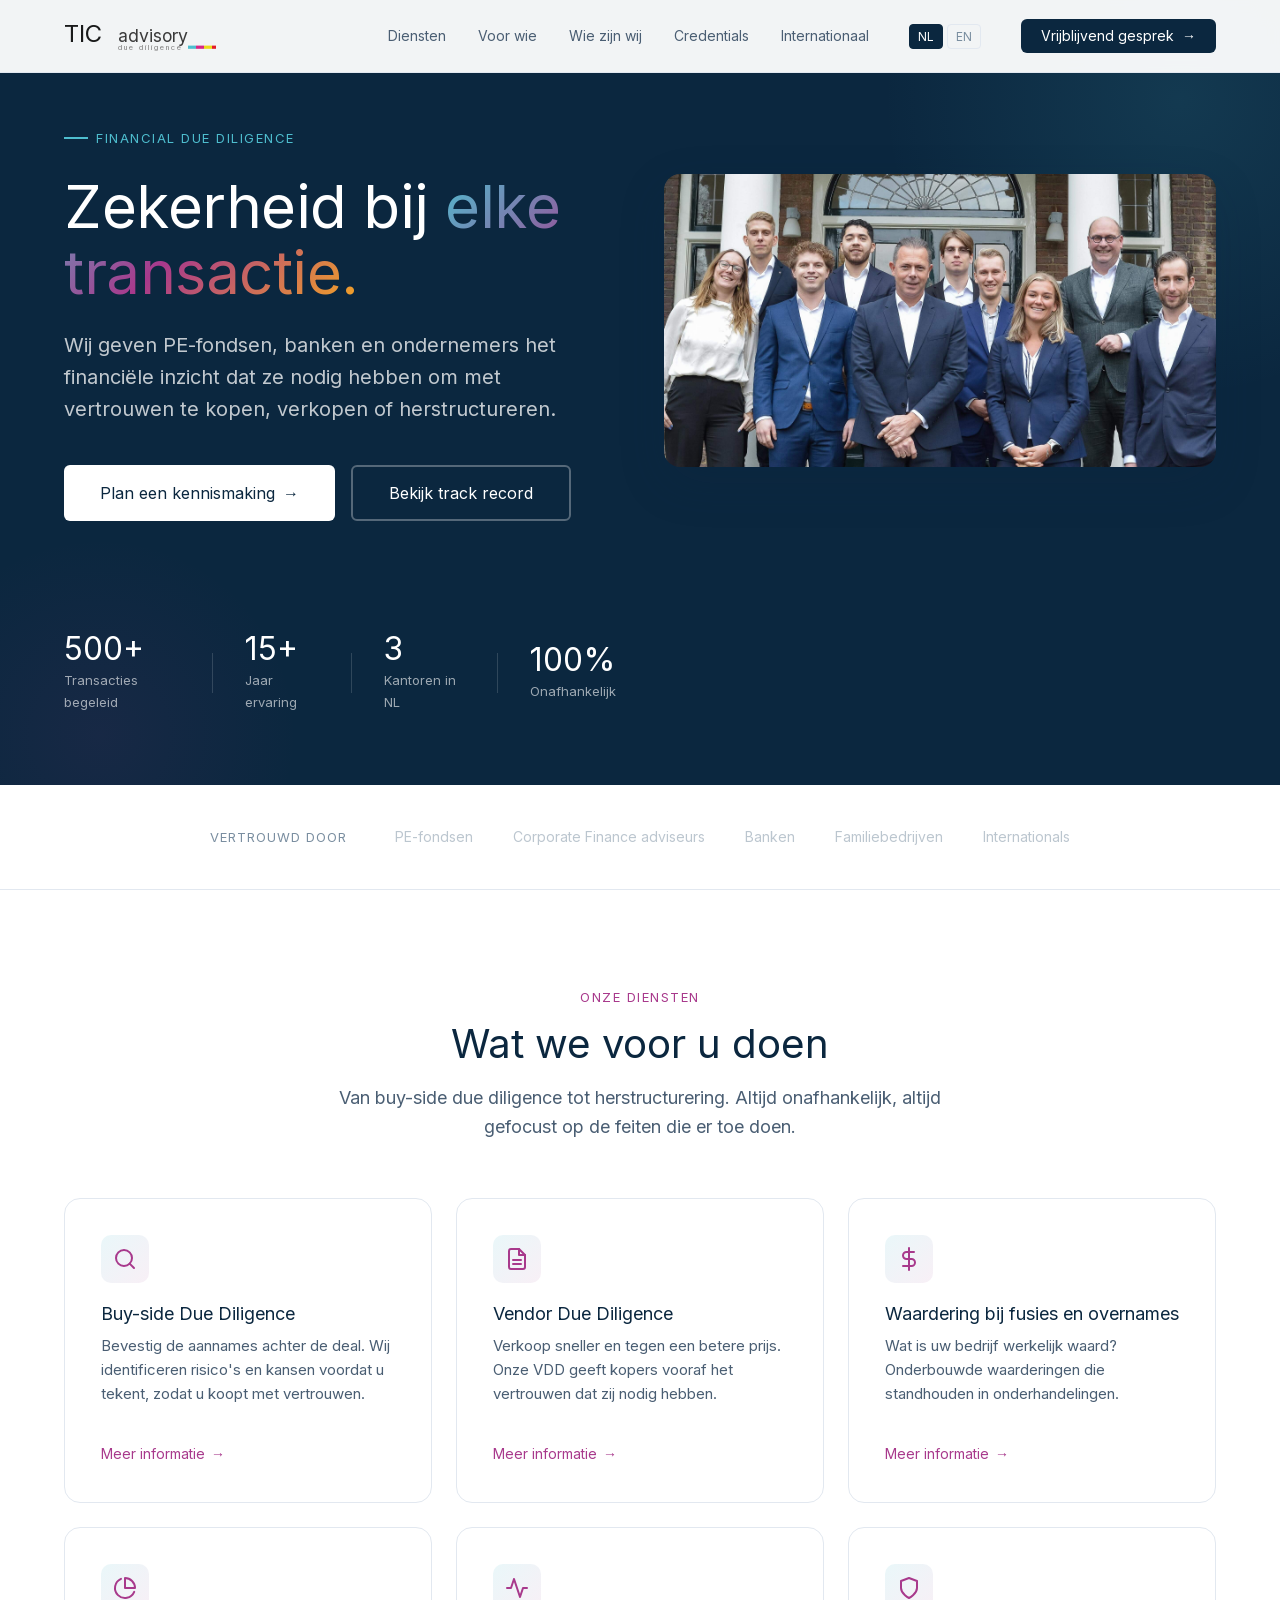
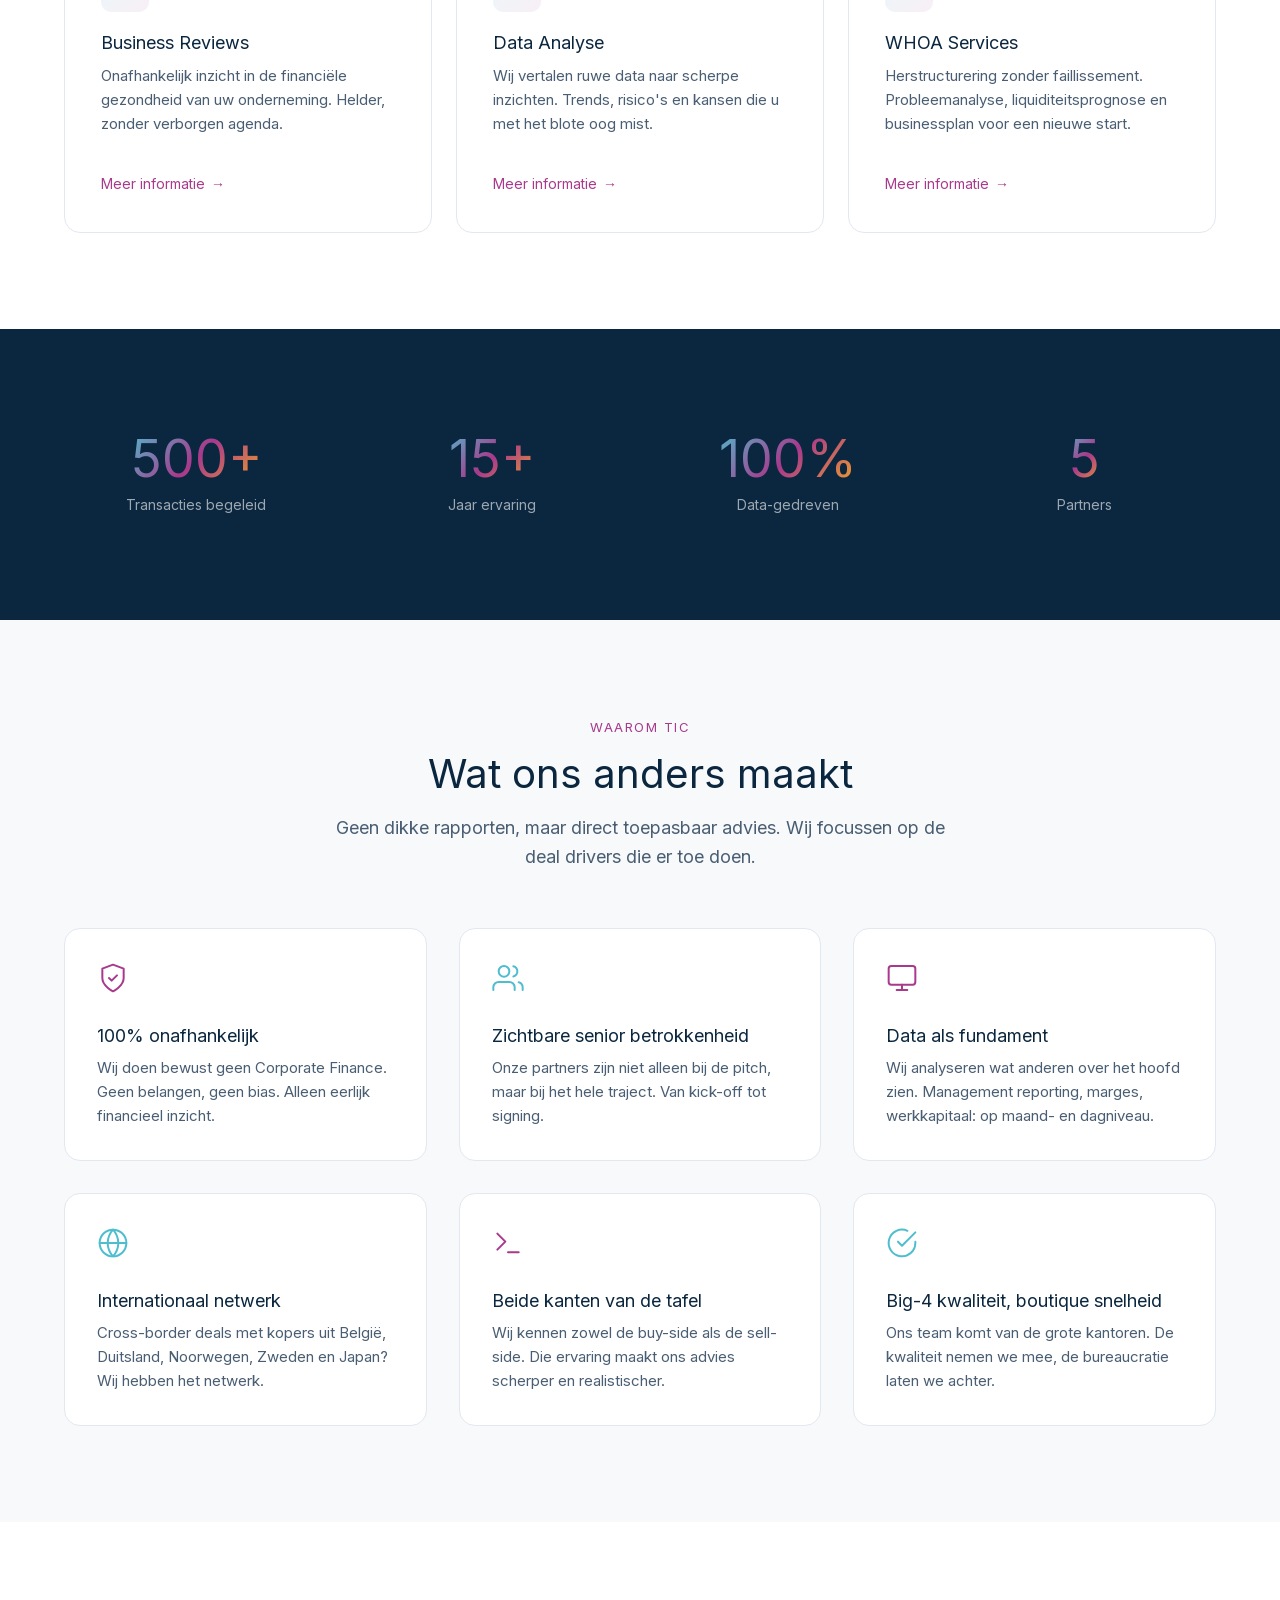
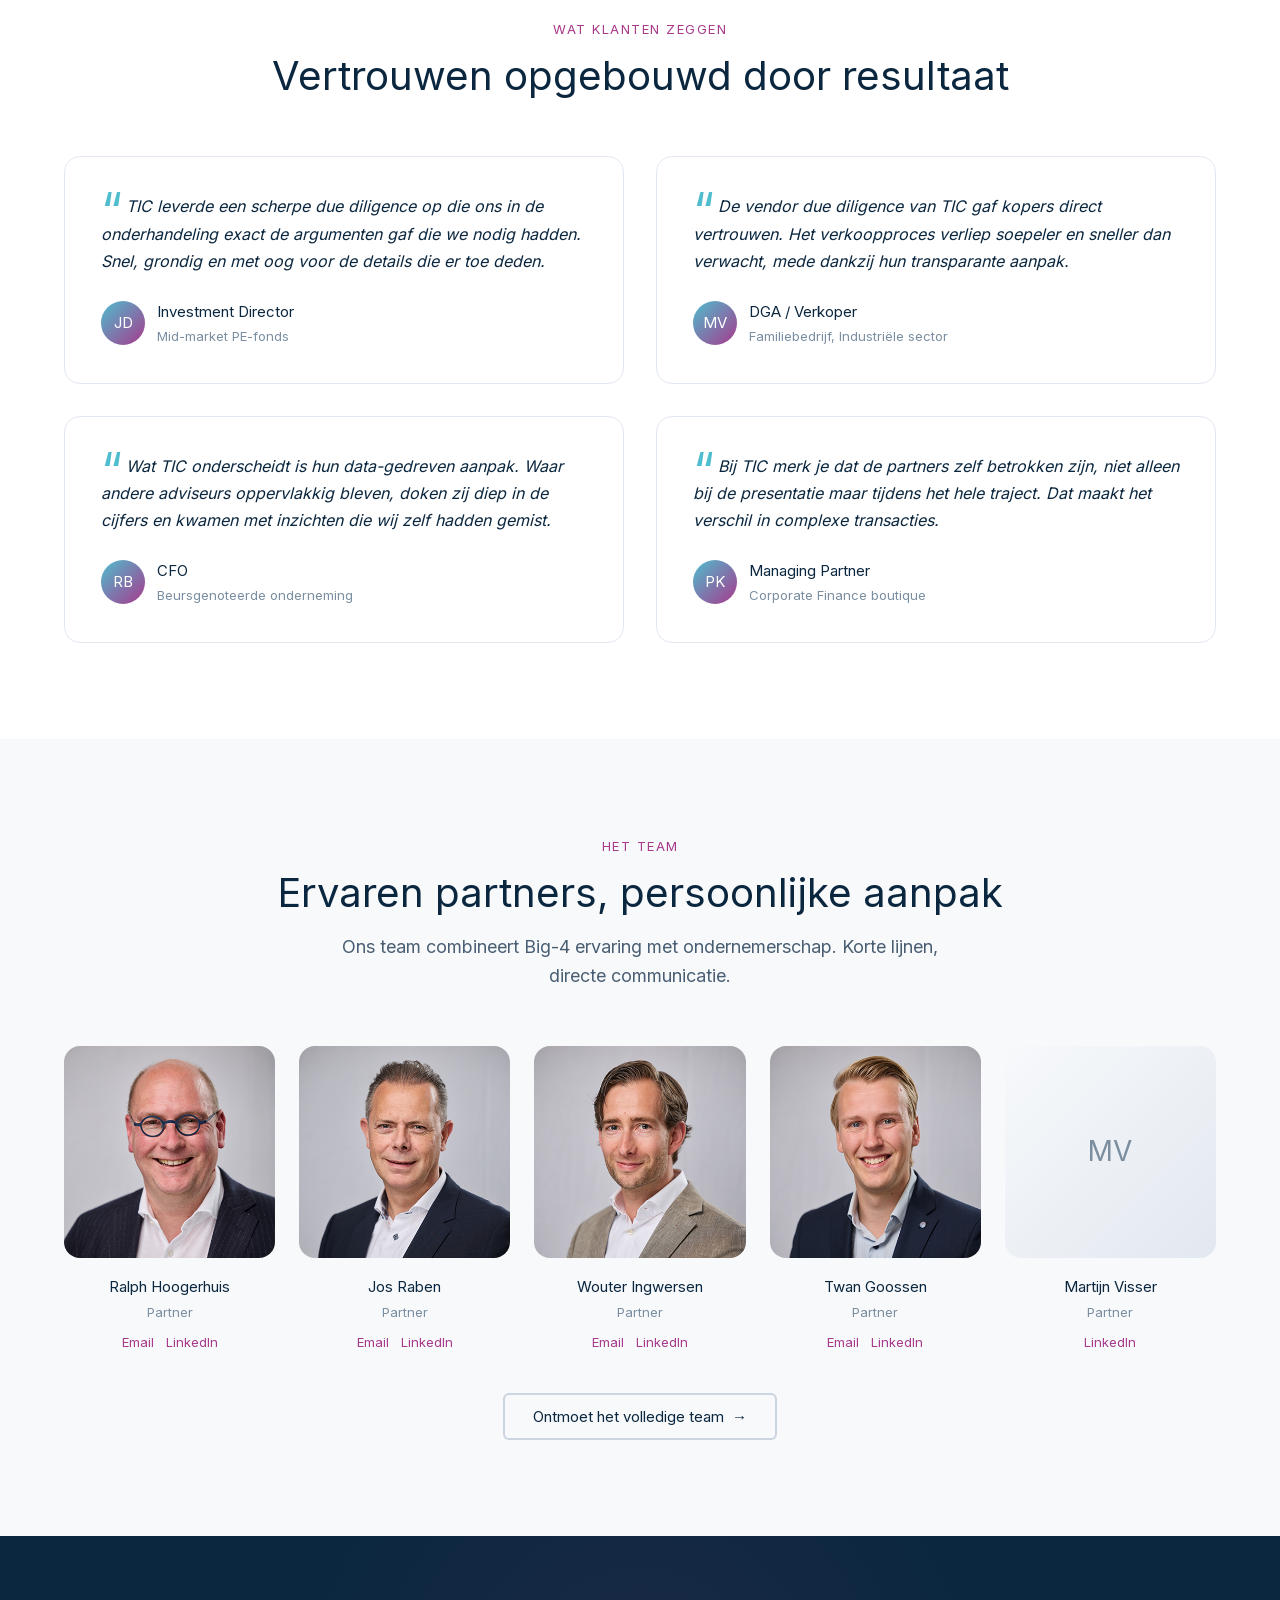
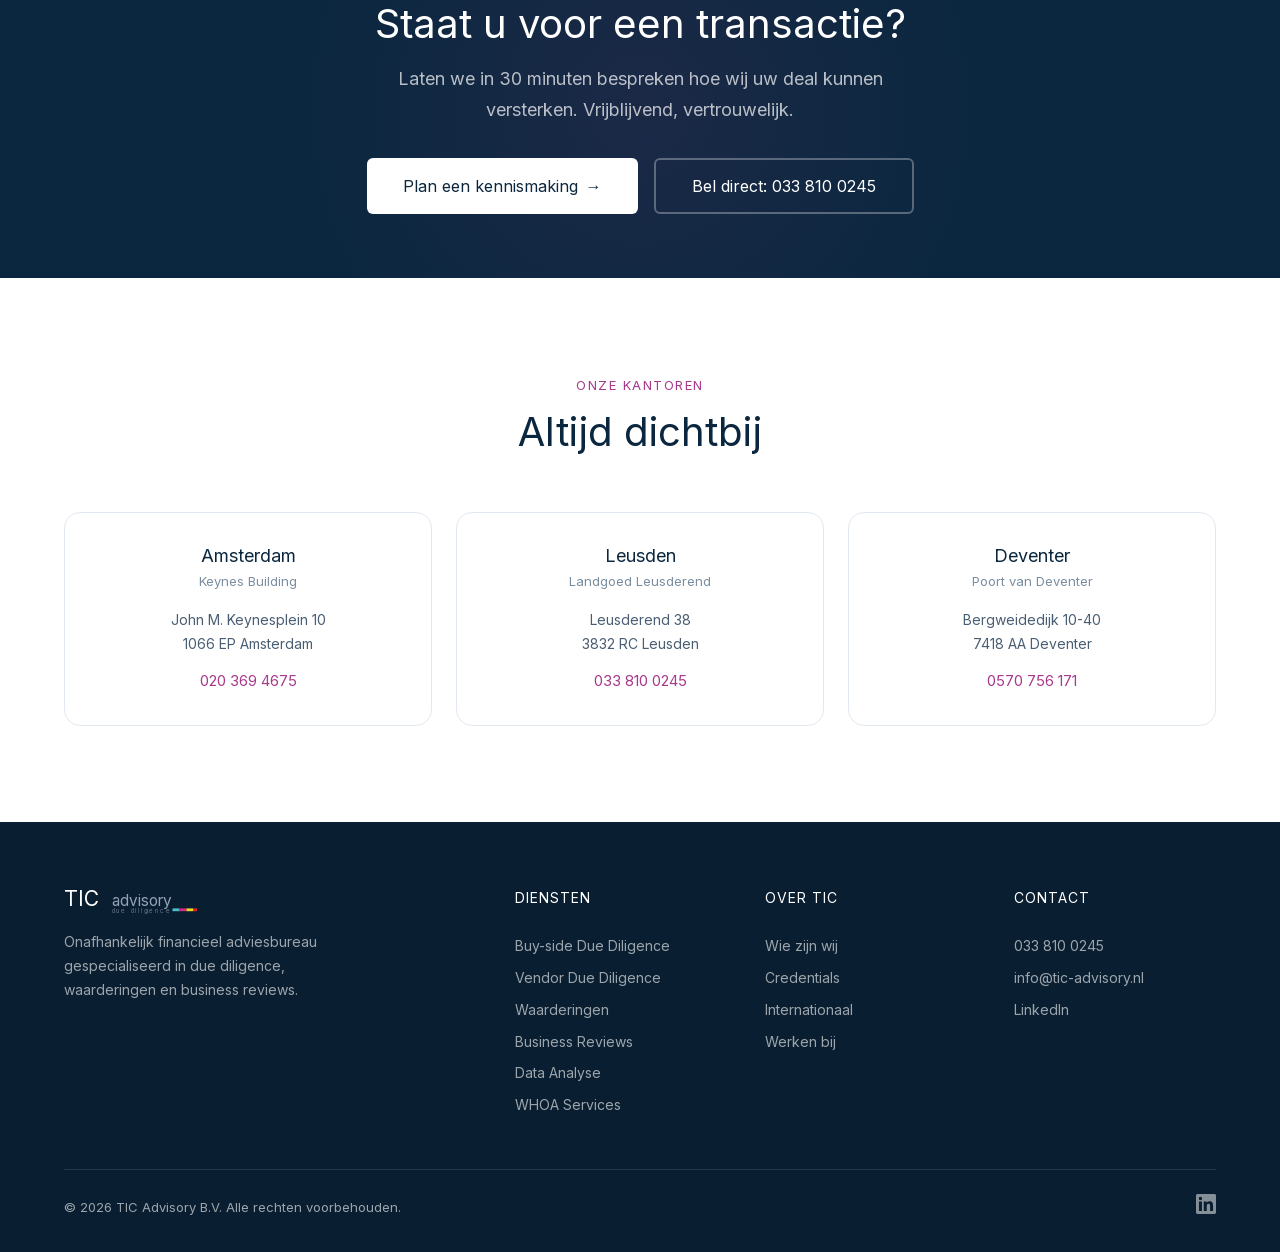
<file: index.html>
<!DOCTYPE html>
<html lang="nl">
<head>
  <meta charset="UTF-8">
  <meta name="viewport" content="width=device-width, initial-scale=1.0">
  <title>TIC Advisory | Zekerheid bij elke transactie</title>
  <meta name="description" content="Onafhankelijk financieel adviesbureau gespecialiseerd in due diligence, waarderingen en business reviews. 500+ transacties begeleid voor PE-fondsen, banken en ondernemers.">
  <meta name="robots" content="noindex, nofollow">
  <link rel="preload" href="assets/fonts/inter-latin.woff2" as="font" type="font/woff2" crossorigin>
  <link rel="stylesheet" href="assets/style.css">
  <link rel="icon" href="data:image/svg+xml,<svg xmlns='http://www.w3.org/2000/svg' viewBox='0 0 100 100'><rect width='100' height='100' rx='16' fill='%230b273f'/><text x='50' y='68' font-family='sans-serif' font-size='48' font-weight='bold' fill='%234ebecf' text-anchor='middle'>TIC</text></svg>">
</head>
<body>

  <!-- ============ NAVIGATION ============ -->
  <nav class="nav" id="nav">
    <div class="nav__inner">
      <a href="index.html" class="nav__logo">
        <svg class="nav__logo-icon" viewBox="0 0 200 40" xmlns="http://www.w3.org/2000/svg">
          <text x="0" y="28" font-family="Inter, sans-serif" font-size="30" font-weight="900" fill="#191a1a">TIC</text>
          <text x="68" y="28" font-family="Inter, sans-serif" font-size="22" font-weight="400" fill="#3a3a3a">advisory</text>
          <text x="68" y="38" font-family="Inter, sans-serif" font-size="9" font-weight="400" fill="#888" letter-spacing="2.5">due diligence</text>
          <rect x="155" y="32" width="10" height="4" fill="#4EBECF"/>
          <rect x="165" y="32" width="10" height="4" fill="#D82785"/>
          <rect x="175" y="32" width="10" height="4" fill="#ECDA1A"/>
          <rect x="185" y="32" width="5" height="4" fill="#E41C28"/>
        </svg>
      </a>
      <div class="nav__links">
        <a href="diensten.html" class="nav__link">Diensten</a>
        <a href="voor-wie.html" class="nav__link">Voor wie</a>
        <a href="wie-zijn-wij.html" class="nav__link">Wie zijn wij</a>
        <a href="credentials.html" class="nav__link">Credentials</a>
        <a href="internationaal.html" class="nav__link">Internationaal</a>
        <div class="lang-toggle">
          <button class="lang-toggle__btn lang-toggle__btn--active" data-lang="nl">NL</button>
          <button class="lang-toggle__btn" data-lang="en">EN</button>
        </div>
        <a href="contact.html" class="btn btn--primary btn--sm nav__cta">Vrijblijvend gesprek <span class="btn__arrow">&rarr;</span></a>
      </div>
      <div class="lang-toggle nav__mobile-lang">
        <button class="lang-toggle__btn lang-toggle__btn--active" data-lang="nl">NL</button>
        <button class="lang-toggle__btn" data-lang="en">EN</button>
      </div>
      <button class="nav__mobile-toggle" id="mobileToggle" aria-label="Menu openen">
        <svg width="24" height="24" viewBox="0 0 24 24" fill="none" stroke="currentColor" stroke-width="2" stroke-linecap="round"><line x1="3" y1="6" x2="21" y2="6"/><line x1="3" y1="12" x2="21" y2="12"/><line x1="3" y1="18" x2="21" y2="18"/></svg>
      </button>
    </div>
    <div class="nav__mobile" id="mobileMenu">
      <a href="diensten.html" class="nav__mobile-link">Diensten</a>
      <a href="voor-wie.html" class="nav__mobile-link">Voor wie</a>
      <a href="wie-zijn-wij.html" class="nav__mobile-link">Wie zijn wij</a>
      <a href="credentials.html" class="nav__mobile-link">Credentials</a>
      <a href="internationaal.html" class="nav__mobile-link">Internationaal</a>
      <a href="werken-bij.html" class="nav__mobile-link">Werken bij</a>
      <div class="lang-toggle" style="display:flex;gap:8px;padding:14px 0;border-bottom:1px solid #e2e8f0;">
        <button class="lang-toggle__btn lang-toggle__btn--active" data-lang="nl">NL</button>
        <button class="lang-toggle__btn" data-lang="en">EN</button>
      </div>
      <div class="nav__mobile-cta">
        <a href="contact.html" class="btn btn--primary" style="width:100%;justify-content:center;">Vrijblijvend gesprek &rarr;</a>
      </div>
    </div>
  </nav>

  <!-- ============ HERO ============ -->
  <section class="hero">
    <div class="hero__inner hero__inner--split">
      <div class="hero__content">
        <div class="hero__eyebrow">Financial Due Diligence</div>
        <h1 class="hero__title">Zekerheid bij <span>elke transactie.</span></h1>
        <p class="hero__subtitle">Wij geven PE-fondsen, banken en ondernemers het financiële inzicht dat ze nodig hebben om met vertrouwen te kopen, verkopen of herstructureren.</p>
        <div class="hero__actions">
          <a href="contact.html" class="btn btn--primary btn--lg">Plan een kennismaking <span class="btn__arrow">&rarr;</span></a>
          <a href="credentials.html" class="btn btn--ghost btn--lg">Bekijk track record</a>
        </div>
      </div>
      <div class="hero__image">
        <img src="assets/images/team-header.jpg" alt="TIC Advisory team aan het werk" width="850" height="540" loading="eager">
      </div>
      <div class="hero__trust">
        <div class="hero__trust-item">
          <div class="hero__trust-number">500+</div>
          <div class="hero__trust-label">Transacties begeleid</div>
        </div>
        <div class="hero__trust-divider"></div>
        <div class="hero__trust-item">
          <div class="hero__trust-number">15+</div>
          <div class="hero__trust-label">Jaar ervaring</div>
        </div>
        <div class="hero__trust-divider"></div>
        <div class="hero__trust-item">
          <div class="hero__trust-number">3</div>
          <div class="hero__trust-label">Kantoren in NL</div>
        </div>
        <div class="hero__trust-divider"></div>
        <div class="hero__trust-item">
          <div class="hero__trust-number">100%</div>
          <div class="hero__trust-label">Onafhankelijk</div>
        </div>
      </div>
    </div>
  </section>

  <!-- ============ TRUST BAR ============ -->
  <section class="trust-bar">
    <div class="trust-bar__inner container">
      <div class="trust-bar__label">Vertrouwd door</div>
      <div class="trust-bar__logos">
        <span class="trust-bar__logo">PE-fondsen</span>
        <span class="trust-bar__logo">Corporate Finance adviseurs</span>
        <span class="trust-bar__logo">Banken</span>
        <span class="trust-bar__logo">Familiebedrijven</span>
        <span class="trust-bar__logo">Internationals</span>
      </div>
    </div>
  </section>

  <!-- ============ SERVICES ============ -->
  <section class="section" id="diensten">
    <div class="container">
      <div class="section__header section__header--center reveal">
        <div class="section__eyebrow">Onze diensten</div>
        <h2 class="section__title">Wat we voor u doen</h2>
        <p class="section__subtitle">Van buy-side due diligence tot herstructurering. Altijd onafhankelijk, altijd gefocust op de feiten die er toe doen.</p>
      </div>
      <div class="services-grid">
        <a href="diensten/buy-side-due-diligence.html" class="service-card reveal">
          <div class="service-card__icon">
            <svg width="24" height="24" viewBox="0 0 24 24" fill="none" stroke="#a8398c" stroke-width="2" stroke-linecap="round" stroke-linejoin="round"><circle cx="11" cy="11" r="8"/><line x1="21" y1="21" x2="16.65" y2="16.65"/></svg>
          </div>
          <h3 class="service-card__title">Buy-side Due Diligence</h3>
          <p class="service-card__desc">Bevestig de aannames achter de deal. Wij identificeren risico's en kansen voordat u tekent, zodat u koopt met vertrouwen.</p>
          <span class="service-card__link">Meer informatie <span>&rarr;</span></span>
        </a>
        <a href="diensten/vendor-due-diligence.html" class="service-card reveal">
          <div class="service-card__icon">
            <svg width="24" height="24" viewBox="0 0 24 24" fill="none" stroke="#a8398c" stroke-width="2" stroke-linecap="round" stroke-linejoin="round"><path d="M14 2H6a2 2 0 0 0-2 2v16a2 2 0 0 0 2 2h12a2 2 0 0 0 2-2V8z"/><polyline points="14 2 14 8 20 8"/><line x1="16" y1="13" x2="8" y2="13"/><line x1="16" y1="17" x2="8" y2="17"/></svg>
          </div>
          <h3 class="service-card__title">Vendor Due Diligence</h3>
          <p class="service-card__desc">Verkoop sneller en tegen een betere prijs. Onze VDD geeft kopers vooraf het vertrouwen dat zij nodig hebben.</p>
          <span class="service-card__link">Meer informatie <span>&rarr;</span></span>
        </a>
        <a href="diensten/waarderingen.html" class="service-card reveal">
          <div class="service-card__icon">
            <svg width="24" height="24" viewBox="0 0 24 24" fill="none" stroke="#a8398c" stroke-width="2" stroke-linecap="round" stroke-linejoin="round"><line x1="12" y1="1" x2="12" y2="23"/><path d="M17 5H9.5a3.5 3.5 0 0 0 0 7h5a3.5 3.5 0 0 1 0 7H6"/></svg>
          </div>
          <h3 class="service-card__title">Waardering bij fusies en overnames</h3>
          <p class="service-card__desc">Wat is uw bedrijf werkelijk waard? Onderbouwde waarderingen die standhouden in onderhandelingen.</p>
          <span class="service-card__link">Meer informatie <span>&rarr;</span></span>
        </a>
        <a href="diensten/business-reviews.html" class="service-card reveal">
          <div class="service-card__icon">
            <svg width="24" height="24" viewBox="0 0 24 24" fill="none" stroke="#a8398c" stroke-width="2" stroke-linecap="round" stroke-linejoin="round"><path d="M21.21 15.89A10 10 0 1 1 8 2.83"/><path d="M22 12A10 10 0 0 0 12 2v10z"/></svg>
          </div>
          <h3 class="service-card__title">Business Reviews</h3>
          <p class="service-card__desc">Onafhankelijk inzicht in de financiële gezondheid van uw onderneming. Helder, zonder verborgen agenda.</p>
          <span class="service-card__link">Meer informatie <span>&rarr;</span></span>
        </a>
        <a href="diensten/data-analyse.html" class="service-card reveal">
          <div class="service-card__icon">
            <svg width="24" height="24" viewBox="0 0 24 24" fill="none" stroke="#a8398c" stroke-width="2" stroke-linecap="round" stroke-linejoin="round"><polyline points="22 12 18 12 15 21 9 3 6 12 2 12"/></svg>
          </div>
          <h3 class="service-card__title">Data Analyse</h3>
          <p class="service-card__desc">Wij vertalen ruwe data naar scherpe inzichten. Trends, risico's en kansen die u met het blote oog mist.</p>
          <span class="service-card__link">Meer informatie <span>&rarr;</span></span>
        </a>
        <a href="diensten/whoa-services.html" class="service-card reveal">
          <div class="service-card__icon">
            <svg width="24" height="24" viewBox="0 0 24 24" fill="none" stroke="#a8398c" stroke-width="2" stroke-linecap="round" stroke-linejoin="round"><path d="M12 22s8-4 8-10V5l-8-3-8 3v7c0 6 8 10 8 10z"/></svg>
          </div>
          <h3 class="service-card__title">WHOA Services</h3>
          <p class="service-card__desc">Herstructurering zonder faillissement. Probleemanalyse, liquiditeitsprognose en businessplan voor een nieuwe start.</p>
          <span class="service-card__link">Meer informatie <span>&rarr;</span></span>
        </a>
      </div>
    </div>
  </section>

  <!-- ============ STATS ============ -->
  <section class="stats">
    <div class="container">
      <div class="stats__grid">
        <div class="stat reveal">
          <div class="stat__number"><span>500+</span></div>
          <div class="stat__label">Transacties begeleid</div>
        </div>
        <div class="stat reveal">
          <div class="stat__number"><span>15+</span></div>
          <div class="stat__label">Jaar ervaring</div>
        </div>
        <div class="stat reveal">
          <div class="stat__number"><span>100%</span></div>
          <div class="stat__label">Data-gedreven</div>
        </div>
        <div class="stat reveal">
          <div class="stat__number"><span>5</span></div>
          <div class="stat__label">Partners</div>
        </div>
      </div>
    </div>
  </section>

  <!-- ============ WHY TIC ============ -->
  <section class="section section--light" id="waarom-tic">
    <div class="container">
      <div class="section__header section__header--center reveal">
        <div class="section__eyebrow">Waarom TIC</div>
        <h2 class="section__title">Wat ons anders maakt</h2>
        <p class="section__subtitle">Geen dikke rapporten, maar direct toepasbaar advies. Wij focussen op de deal drivers die er toe doen.</p>
      </div>
      <div class="usp-grid">
        <div class="usp-card reveal">
          <div class="usp-card__icon">
            <svg width="32" height="32" viewBox="0 0 24 24" fill="none" stroke="#a8398c" stroke-width="1.5" stroke-linecap="round" stroke-linejoin="round"><path d="M12 22s8-4 8-10V5l-8-3-8 3v7c0 6 8 10 8 10z"/><polyline points="9 12 11 14 15 10"/></svg>
          </div>
          <h3 class="usp-card__title">100% onafhankelijk</h3>
          <p class="usp-card__desc">Wij doen bewust geen Corporate Finance. Geen belangen, geen bias. Alleen eerlijk financieel inzicht.</p>
        </div>
        <div class="usp-card reveal">
          <div class="usp-card__icon">
            <svg width="32" height="32" viewBox="0 0 24 24" fill="none" stroke="#4ebecf" stroke-width="1.5" stroke-linecap="round" stroke-linejoin="round"><path d="M17 21v-2a4 4 0 0 0-4-4H5a4 4 0 0 0-4 4v2"/><circle cx="9" cy="7" r="4"/><path d="M23 21v-2a4 4 0 0 0-3-3.87"/><path d="M16 3.13a4 4 0 0 1 0 7.75"/></svg>
          </div>
          <h3 class="usp-card__title">Zichtbare senior betrokkenheid</h3>
          <p class="usp-card__desc">Onze partners zijn niet alleen bij de pitch, maar bij het hele traject. Van kick-off tot signing.</p>
        </div>
        <div class="usp-card reveal">
          <div class="usp-card__icon">
            <svg width="32" height="32" viewBox="0 0 24 24" fill="none" stroke="#a8398c" stroke-width="1.5" stroke-linecap="round" stroke-linejoin="round"><rect x="2" y="3" width="20" height="14" rx="2" ry="2"/><line x1="8" y1="21" x2="16" y2="21"/><line x1="12" y1="17" x2="12" y2="21"/></svg>
          </div>
          <h3 class="usp-card__title">Data als fundament</h3>
          <p class="usp-card__desc">Wij analyseren wat anderen over het hoofd zien. Management reporting, marges, werkkapitaal: op maand- en dagniveau.</p>
        </div>
        <div class="usp-card reveal">
          <div class="usp-card__icon">
            <svg width="32" height="32" viewBox="0 0 24 24" fill="none" stroke="#4ebecf" stroke-width="1.5" stroke-linecap="round" stroke-linejoin="round"><circle cx="12" cy="12" r="10"/><line x1="2" y1="12" x2="22" y2="12"/><path d="M12 2a15.3 15.3 0 0 1 4 10 15.3 15.3 0 0 1-4 10 15.3 15.3 0 0 1-4-10 15.3 15.3 0 0 1 4-10z"/></svg>
          </div>
          <h3 class="usp-card__title">Internationaal netwerk</h3>
          <p class="usp-card__desc">Cross-border deals met kopers uit België, Duitsland, Noorwegen, Zweden en Japan? Wij hebben het netwerk.</p>
        </div>
        <div class="usp-card reveal">
          <div class="usp-card__icon">
            <svg width="32" height="32" viewBox="0 0 24 24" fill="none" stroke="#a8398c" stroke-width="1.5" stroke-linecap="round" stroke-linejoin="round"><polyline points="4 17 10 11 4 5"/><line x1="12" y1="19" x2="20" y2="19"/></svg>
          </div>
          <h3 class="usp-card__title">Beide kanten van de tafel</h3>
          <p class="usp-card__desc">Wij kennen zowel de buy-side als de sell-side. Die ervaring maakt ons advies scherper en realistischer.</p>
        </div>
        <div class="usp-card reveal">
          <div class="usp-card__icon">
            <svg width="32" height="32" viewBox="0 0 24 24" fill="none" stroke="#4ebecf" stroke-width="1.5" stroke-linecap="round" stroke-linejoin="round"><path d="M22 11.08V12a10 10 0 1 1-5.93-9.14"/><polyline points="22 4 12 14.01 9 11.01"/></svg>
          </div>
          <h3 class="usp-card__title">Big-4 kwaliteit, boutique snelheid</h3>
          <p class="usp-card__desc">Ons team komt van de grote kantoren. De kwaliteit nemen we mee, de bureaucratie laten we achter.</p>
        </div>
      </div>
    </div>
  </section>

  <!-- ============ TESTIMONIALS ============ -->
  <section class="section" id="testimonials">
    <div class="container">
      <div class="section__header section__header--center reveal">
        <div class="section__eyebrow">Wat klanten zeggen</div>
        <h2 class="section__title">Vertrouwen opgebouwd door resultaat</h2>
      </div>
      <div class="testimonials-grid">
        <div class="testimonial reveal">
          <p class="testimonial__quote">TIC leverde een scherpe due diligence op die ons in de onderhandeling exact de argumenten gaf die we nodig hadden. Snel, grondig en met oog voor de details die er toe deden.</p>
          <div class="testimonial__author">
            <div class="testimonial__avatar">JD</div>
            <div>
              <div class="testimonial__name">Investment Director</div>
              <div class="testimonial__role">Mid-market PE-fonds</div>
            </div>
          </div>
        </div>
        <div class="testimonial reveal">
          <p class="testimonial__quote">De vendor due diligence van TIC gaf kopers direct vertrouwen. Het verkoopproces verliep soepeler en sneller dan verwacht, mede dankzij hun transparante aanpak.</p>
          <div class="testimonial__author">
            <div class="testimonial__avatar">MV</div>
            <div>
              <div class="testimonial__name">DGA / Verkoper</div>
              <div class="testimonial__role">Familiebedrijf, Industriële sector</div>
            </div>
          </div>
        </div>
        <div class="testimonial reveal">
          <p class="testimonial__quote">Wat TIC onderscheidt is hun data-gedreven aanpak. Waar andere adviseurs oppervlakkig bleven, doken zij diep in de cijfers en kwamen met inzichten die wij zelf hadden gemist.</p>
          <div class="testimonial__author">
            <div class="testimonial__avatar">RB</div>
            <div>
              <div class="testimonial__name">CFO</div>
              <div class="testimonial__role">Beursgenoteerde onderneming</div>
            </div>
          </div>
        </div>
        <div class="testimonial reveal">
          <p class="testimonial__quote">Bij TIC merk je dat de partners zelf betrokken zijn, niet alleen bij de presentatie maar tijdens het hele traject. Dat maakt het verschil in complexe transacties.</p>
          <div class="testimonial__author">
            <div class="testimonial__avatar">PK</div>
            <div>
              <div class="testimonial__name">Managing Partner</div>
              <div class="testimonial__role">Corporate Finance boutique</div>
            </div>
          </div>
        </div>
      </div>
    </div>
  </section>

  <!-- ============ TEAM PREVIEW ============ -->
  <section class="section section--light" id="team">
    <div class="container">
      <div class="section__header section__header--center reveal">
        <div class="section__eyebrow">Het team</div>
        <h2 class="section__title">Ervaren partners, persoonlijke aanpak</h2>
        <p class="section__subtitle">Ons team combineert Big-4 ervaring met ondernemerschap. Korte lijnen, directe communicatie.</p>
      </div>
      <div class="team-grid" style="grid-template-columns: repeat(5, 1fr);">
        <div class="team-card reveal">
          <div class="team-card__photo"><img src="assets/images/ralph-hoogerhuis.jpg" alt="Ralph Hoogerhuis" loading="lazy"></div>
          <div class="team-card__name">Ralph Hoogerhuis</div>
          <div class="team-card__role">Partner</div>
          <div class="team-card__links">
            <a href="mailto:rhoogerhuis@tic-advisory.nl" class="team-card__link">Email</a>
            <a href="https://www.linkedin.com/in/ralph-hoogerhuis/" target="_blank" rel="noopener" class="team-card__link">LinkedIn</a>
          </div>
        </div>
        <div class="team-card reveal">
          <div class="team-card__photo"><img src="assets/images/jos-raben.jpg" alt="Jos Raben" loading="lazy"></div>
          <div class="team-card__name">Jos Raben</div>
          <div class="team-card__role">Partner</div>
          <div class="team-card__links">
            <a href="mailto:jraben@tic-advisory.nl" class="team-card__link">Email</a>
            <a href="https://www.linkedin.com/in/jos-raben/" target="_blank" rel="noopener" class="team-card__link">LinkedIn</a>
          </div>
        </div>
        <div class="team-card reveal">
          <div class="team-card__photo"><img src="assets/images/wouter-ingwersen.jpg" alt="Wouter Ingwersen" loading="lazy"></div>
          <div class="team-card__name">Wouter Ingwersen</div>
          <div class="team-card__role">Partner</div>
          <div class="team-card__links">
            <a href="mailto:wingwersen@tic-advisory.nl" class="team-card__link">Email</a>
            <a href="https://www.linkedin.com/in/wouter-ingwersen/" target="_blank" rel="noopener" class="team-card__link">LinkedIn</a>
          </div>
        </div>
        <div class="team-card reveal">
          <div class="team-card__photo"><img src="assets/images/twan-goossen.jpg" alt="Twan Goossen" loading="lazy"></div>
          <div class="team-card__name">Twan Goossen</div>
          <div class="team-card__role">Partner</div>
          <div class="team-card__links">
            <a href="mailto:tgoossen@tic-advisory.nl" class="team-card__link">Email</a>
            <a href="https://www.linkedin.com/in/twan-goossen/" target="_blank" rel="noopener" class="team-card__link">LinkedIn</a>
          </div>
        </div>
        <div class="team-card reveal">
          <div class="team-card__photo"><span class="team-card__initials">MV</span></div>
          <div class="team-card__name">Martijn Visser</div>
          <div class="team-card__role">Partner</div>
          <div class="team-card__links">
            <a href="https://www.linkedin.com/in/martijnvisser1/" target="_blank" rel="noopener" class="team-card__link">LinkedIn</a>
          </div>
        </div>
      </div>
      <div style="text-align:center;margin-top:40px;" class="reveal">
        <a href="wie-zijn-wij.html" class="btn btn--secondary">Ontmoet het volledige team <span class="btn__arrow">&rarr;</span></a>
      </div>
    </div>
  </section>

  <!-- ============ CTA BANNER ============ -->
  <section class="cta-banner">
    <div class="container cta-banner__inner">
      <h2 class="cta-banner__title">Staat u voor een transactie?</h2>
      <p class="cta-banner__subtitle">Laten we in 30 minuten bespreken hoe wij uw deal kunnen versterken. Vrijblijvend, vertrouwelijk.</p>
      <div class="cta-banner__actions">
        <a href="contact.html" class="btn btn--primary btn--lg">Plan een kennismaking <span class="btn__arrow">&rarr;</span></a>
        <a href="tel:0338100245" class="btn btn--ghost btn--lg">Bel direct: 033 810 0245</a>
      </div>
    </div>
  </section>

  <!-- ============ LOCATIONS ============ -->
  <section class="section" id="kantoren">
    <div class="container">
      <div class="section__header section__header--center reveal">
        <div class="section__eyebrow">Onze kantoren</div>
        <h2 class="section__title">Altijd dichtbij</h2>
      </div>
      <div class="locations-grid">
        <div class="location-card reveal">
          <h3 class="location-card__name">Amsterdam</h3>
          <div class="location-card__building">Keynes Building</div>
          <div class="location-card__address">John M. Keynesplein 10<br>1066 EP Amsterdam</div>
          <div class="location-card__phone"><a href="tel:0203694675">020 369 4675</a></div>
        </div>
        <div class="location-card reveal">
          <h3 class="location-card__name">Leusden</h3>
          <div class="location-card__building">Landgoed Leusderend</div>
          <div class="location-card__address">Leusderend 38<br>3832 RC Leusden</div>
          <div class="location-card__phone"><a href="tel:0338100245">033 810 0245</a></div>
        </div>
        <div class="location-card reveal">
          <h3 class="location-card__name">Deventer</h3>
          <div class="location-card__building">Poort van Deventer</div>
          <div class="location-card__address">Bergweidedijk 10-40<br>7418 AA Deventer</div>
          <div class="location-card__phone"><a href="tel:0570756171">0570 756 171</a></div>
        </div>
      </div>
    </div>
  </section>

  <!-- ============ FOOTER ============ -->
  <footer class="footer">
    <div class="container">
      <div class="footer__grid">
        <div class="footer__brand">
          <a href="index.html" class="footer__logo">
            <svg class="footer__logo-icon" viewBox="0 0 200 40" xmlns="http://www.w3.org/2000/svg">
              <text x="0" y="28" font-family="Inter, sans-serif" font-size="30" font-weight="900" fill="#ffffff">TIC</text>
              <text x="68" y="28" font-family="Inter, sans-serif" font-size="22" font-weight="400" fill="#94a3b8">advisory</text>
              <text x="68" y="38" font-family="Inter, sans-serif" font-size="9" font-weight="400" fill="#64748b" letter-spacing="2.5">due diligence</text>
              <rect x="155" y="32" width="10" height="4" fill="#4EBECF"/>
              <rect x="165" y="32" width="10" height="4" fill="#D82785"/>
              <rect x="175" y="32" width="10" height="4" fill="#ECDA1A"/>
              <rect x="185" y="32" width="5" height="4" fill="#E41C28"/>
            </svg>
          </a>
          <p class="footer__desc">Onafhankelijk financieel adviesbureau gespecialiseerd in due diligence, waarderingen en business reviews.</p>
        </div>
        <div>
          <div class="footer__heading">Diensten</div>
          <a href="diensten/buy-side-due-diligence.html" class="footer__link">Buy-side Due Diligence</a>
          <a href="diensten/vendor-due-diligence.html" class="footer__link">Vendor Due Diligence</a>
          <a href="diensten/waarderingen.html" class="footer__link">Waarderingen</a>
          <a href="diensten/business-reviews.html" class="footer__link">Business Reviews</a>
          <a href="diensten/data-analyse.html" class="footer__link">Data Analyse</a>
          <a href="diensten/whoa-services.html" class="footer__link">WHOA Services</a>
        </div>
        <div>
          <div class="footer__heading">Over TIC</div>
          <a href="wie-zijn-wij.html" class="footer__link">Wie zijn wij</a>
          <a href="credentials.html" class="footer__link">Credentials</a>
          <a href="internationaal.html" class="footer__link">Internationaal</a>
          <a href="werken-bij.html" class="footer__link">Werken bij</a>
        </div>
        <div>
          <div class="footer__heading">Contact</div>
          <a href="tel:0338100245" class="footer__link">033 810 0245</a>
          <a href="mailto:info@tic-advisory.nl" class="footer__link">info@tic-advisory.nl</a>
          <a href="https://www.linkedin.com/company/tic-advisory/" target="_blank" rel="noopener" class="footer__link">LinkedIn</a>
        </div>
      </div>
      <div class="footer__bottom">
        <span>&copy; 2026 TIC Advisory B.V. Alle rechten voorbehouden.</span>
        <div class="footer__social">
          <a href="https://www.linkedin.com/company/tic-advisory/" target="_blank" rel="noopener" aria-label="LinkedIn">
            <svg width="20" height="20" viewBox="0 0 24 24" fill="currentColor"><path d="M20.447 20.452h-3.554v-5.569c0-1.328-.027-3.037-1.852-3.037-1.853 0-2.136 1.445-2.136 2.939v5.667H9.351V9h3.414v1.561h.046c.477-.9 1.637-1.85 3.37-1.85 3.601 0 4.267 2.37 4.267 5.455v6.286zM5.337 7.433a2.062 2.062 0 0 1-2.063-2.065 2.064 2.064 0 1 1 2.063 2.065zm1.782 13.019H3.555V9h3.564v11.452zM22.225 0H1.771C.792 0 0 .774 0 1.729v20.542C0 23.227.792 24 1.771 24h20.451C23.2 24 24 23.227 24 22.271V1.729C24 .774 23.2 0 22.222 0h.003z"/></svg>
          </a>
        </div>
      </div>
    </div>
  </footer>

  <!-- ============ STICKY MOBILE CTA ============ -->
  <div class="sticky-cta" id="stickyCta">
    <div class="sticky-cta__inner">
      <a href="tel:0338100245" class="btn btn--secondary btn--sm sticky-cta__btn">Bel ons</a>
      <a href="contact.html" class="btn btn--primary btn--sm sticky-cta__btn">Vrijblijvend gesprek</a>
    </div>
  </div>

  <!-- ============ SCRIPTS ============ -->
  <script>
    // Mobile menu toggle
    var toggle = document.getElementById('mobileToggle');
    var menu = document.getElementById('mobileMenu');
    toggle.addEventListener('click', function() {
      menu.classList.toggle('active');
      var isOpen = menu.classList.contains('active');
      toggle.setAttribute('aria-label', isOpen ? 'Menu sluiten' : 'Menu openen');
      toggle.innerHTML = isOpen
        ? '<svg width="24" height="24" viewBox="0 0 24 24" fill="none" stroke="currentColor" stroke-width="2" stroke-linecap="round"><line x1="18" y1="6" x2="6" y2="18"/><line x1="6" y1="6" x2="18" y2="18"/></svg>'
        : '<svg width="24" height="24" viewBox="0 0 24 24" fill="none" stroke="currentColor" stroke-width="2" stroke-linecap="round"><line x1="3" y1="6" x2="21" y2="6"/><line x1="3" y1="12" x2="21" y2="12"/><line x1="3" y1="18" x2="21" y2="18"/></svg>';
    });

    // Nav shadow on scroll
    var nav = document.getElementById('nav');
    window.addEventListener('scroll', function() {
      nav.classList.toggle('nav--scrolled', window.scrollY > 10);
    }, { passive: true });

    // Reveal animations (with polyfill for older mobile browsers)
    var ric = window.requestIdleCallback || function(cb) { setTimeout(cb, 1); };
    ric(function() {
      var observer = new IntersectionObserver(function(entries) {
        entries.forEach(function(entry) {
          if (entry.isIntersecting) {
            entry.target.classList.add('visible');
            observer.unobserve(entry.target);
          }
        });
      }, { threshold: 0.1, rootMargin: '0px 0px -40px 0px' });

      document.querySelectorAll('.reveal').forEach(function(el) { observer.observe(el); });
    });
  </script>

</body>
</html>
</file>
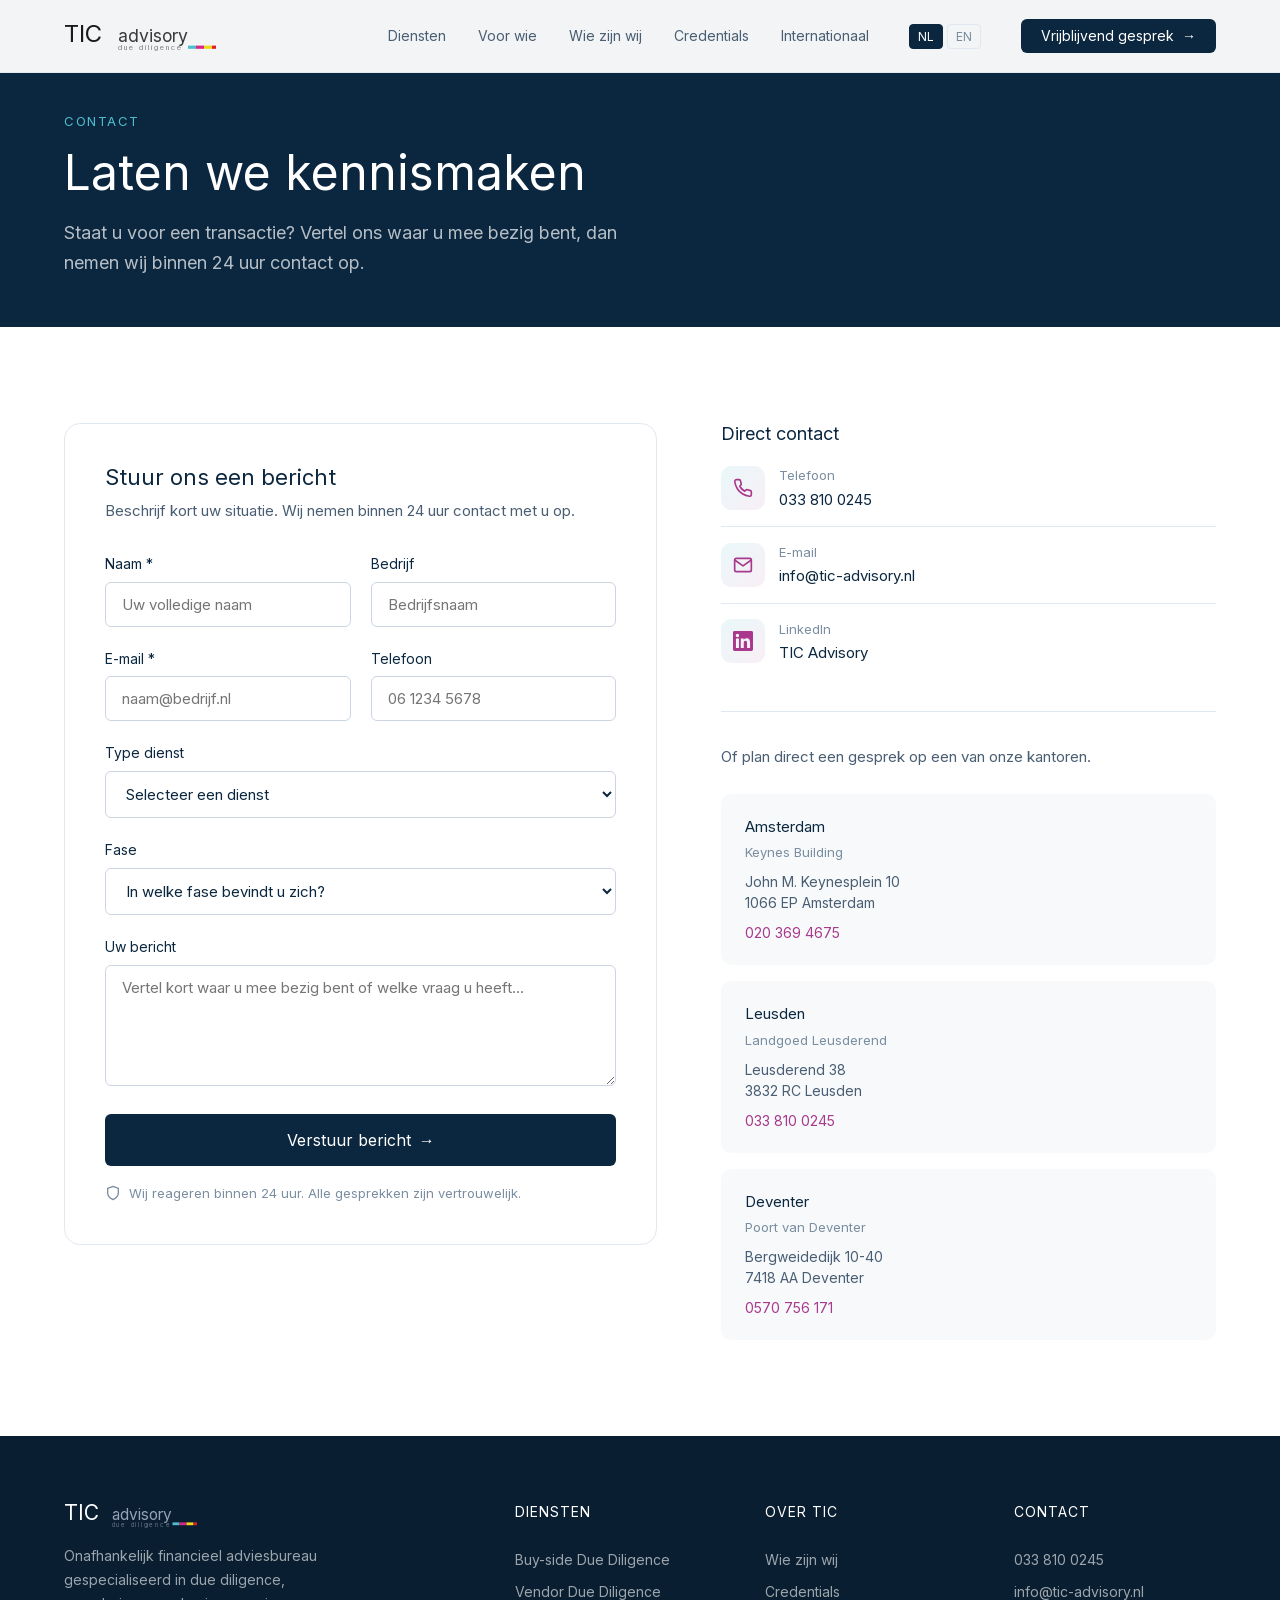
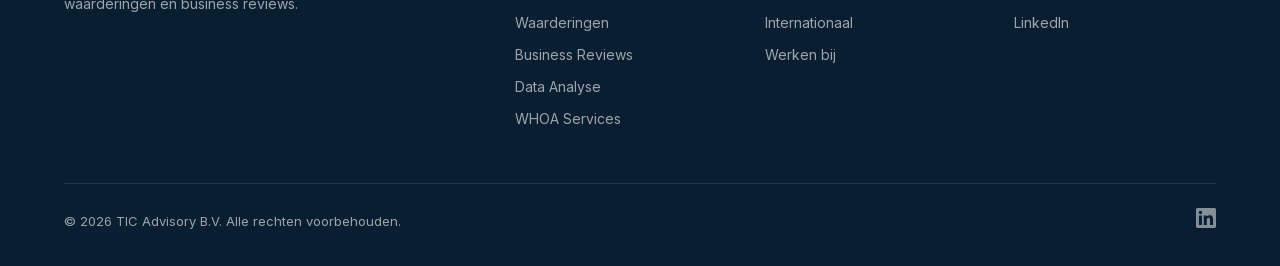
<file: contact.html>
<!DOCTYPE html>
<html lang="nl">
<head>
  <meta charset="UTF-8">
  <meta name="viewport" content="width=device-width, initial-scale=1.0">
  <title>Contact | TIC Advisory</title>
  <meta name="description" content="Neem contact op met TIC Advisory. Staat u voor een transactie? Wij reageren binnen 24 uur. Kantoren in Amsterdam, Leusden en Deventer.">
  <meta name="robots" content="noindex, nofollow">
  <link rel="preload" href="assets/fonts/inter-latin.woff2" as="font" type="font/woff2" crossorigin>
  <link rel="stylesheet" href="assets/style.css">
  <link rel="icon" href="data:image/svg+xml,<svg xmlns='http://www.w3.org/2000/svg' viewBox='0 0 100 100'><rect width='100' height='100' rx='16' fill='%230b273f'/><text x='50' y='68' font-family='sans-serif' font-size='48' font-weight='bold' fill='%234ebecf' text-anchor='middle'>TIC</text></svg>">
  <style>
    .contact-grid {
      display: grid;
      grid-template-columns: 1.2fr 1fr;
      gap: 64px;
      align-items: start;
    }
    .contact-form-card {
      background: var(--bg-white);
      border: 1px solid var(--border-light);
      border-radius: var(--radius-lg);
      padding: 40px;
    }
    .contact-form-card h2 {
      font-size: 22px;
      font-weight: 700;
      margin-bottom: 8px;
    }
    .contact-form-card .form-intro {
      font-size: 15px;
      color: var(--text-secondary);
      margin-bottom: 28px;
    }
    .form-row {
      display: grid;
      grid-template-columns: 1fr 1fr;
      gap: 20px;
    }
    .form-submit {
      margin-top: 8px;
    }
    .form-submit .btn {
      width: 100%;
      justify-content: center;
    }
    .form-footer-hint {
      font-size: 13px;
      color: var(--text-muted);
      margin-top: 16px;
      display: flex;
      align-items: center;
      gap: 8px;
    }
    .form-footer-hint svg {
      flex-shrink: 0;
    }
    .contact-sidebar h3 {
      font-size: 18px;
      font-weight: 700;
      margin-bottom: 20px;
    }
    .contact-detail {
      display: flex;
      align-items: center;
      gap: 14px;
      padding: 14px 0;
      border-bottom: 1px solid var(--border-light);
    }
    .contact-detail:first-of-type {
      padding-top: 0;
    }
    .contact-detail__icon {
      width: 44px;
      height: 44px;
      border-radius: var(--radius-md);
      background: linear-gradient(135deg, rgba(78, 190, 207, 0.12), rgba(168, 57, 140, 0.08));
      display: flex;
      align-items: center;
      justify-content: center;
      flex-shrink: 0;
    }
    .contact-detail__text {
      display: flex;
      flex-direction: column;
    }
    .contact-detail__label {
      font-size: 13px;
      color: var(--text-muted);
      font-weight: 500;
    }
    .contact-detail__value {
      font-size: 15px;
      font-weight: 600;
      color: var(--text-primary);
    }
    .contact-detail__value a {
      color: var(--text-primary);
      text-decoration: none;
    }
    .contact-detail__value a:hover {
      color: var(--tic-purple);
    }
    .contact-sidebar-divider {
      margin: 32px 0;
      border: none;
      border-top: 1px solid var(--border-light);
    }
    .contact-sidebar .direct-text {
      font-size: 15px;
      color: var(--text-secondary);
      margin-bottom: 24px;
    }
    .offices-mini {
      display: flex;
      flex-direction: column;
      gap: 16px;
    }
    .office-mini {
      background: var(--bg-light);
      border-radius: var(--radius-md);
      padding: 20px 24px;
    }
    .office-mini__city {
      font-size: 15px;
      font-weight: 700;
      margin-bottom: 2px;
    }
    .office-mini__building {
      font-size: 13px;
      color: var(--text-muted);
      margin-bottom: 8px;
    }
    .office-mini__address {
      font-size: 14px;
      color: var(--text-secondary);
      line-height: 1.5;
      margin-bottom: 8px;
    }
    .office-mini__phone {
      font-size: 14px;
      font-weight: 600;
    }
    .office-mini__phone a {
      color: var(--tic-purple);
      text-decoration: none;
    }
    .office-mini__phone a:hover {
      text-decoration: underline;
    }
    @media (max-width: 1024px) {
      .contact-grid {
        grid-template-columns: 1fr;
        gap: 48px;
      }
    }
    @media (max-width: 480px) {
      .form-row {
        grid-template-columns: 1fr;
        gap: 0;
      }
      .contact-form-card {
        padding: 28px 20px;
      }
    }
  </style>
</head>
<body>

  <!-- ============ NAVIGATION ============ -->
  <nav class="nav" id="nav">
    <div class="nav__inner">
      <a href="index.html" class="nav__logo">
        <svg class="nav__logo-icon" viewBox="0 0 200 40" xmlns="http://www.w3.org/2000/svg">
          <text x="0" y="28" font-family="Inter, sans-serif" font-size="30" font-weight="900" fill="#191a1a">TIC</text>
          <text x="68" y="28" font-family="Inter, sans-serif" font-size="22" font-weight="400" fill="#3a3a3a">advisory</text>
          <text x="68" y="38" font-family="Inter, sans-serif" font-size="9" font-weight="400" fill="#888" letter-spacing="2.5">due diligence</text>
          <rect x="155" y="32" width="10" height="4" fill="#4EBECF"/>
          <rect x="165" y="32" width="10" height="4" fill="#D82785"/>
          <rect x="175" y="32" width="10" height="4" fill="#ECDA1A"/>
          <rect x="185" y="32" width="5" height="4" fill="#E41C28"/>
        </svg>
      </a>
      <div class="nav__links">
        <a href="diensten.html" class="nav__link">Diensten</a>
        <a href="voor-wie.html" class="nav__link">Voor wie</a>
        <a href="wie-zijn-wij.html" class="nav__link">Wie zijn wij</a>
        <a href="credentials.html" class="nav__link">Credentials</a>
        <a href="internationaal.html" class="nav__link">Internationaal</a>
        <div class="lang-toggle">
          <button class="lang-toggle__btn lang-toggle__btn--active" data-lang="nl">NL</button>
          <button class="lang-toggle__btn" data-lang="en">EN</button>
        </div>
        <a href="contact.html" class="btn btn--primary btn--sm nav__cta">Vrijblijvend gesprek <span class="btn__arrow">&rarr;</span></a>
      </div>
      <div class="lang-toggle nav__mobile-lang">
        <button class="lang-toggle__btn lang-toggle__btn--active" data-lang="nl">NL</button>
        <button class="lang-toggle__btn" data-lang="en">EN</button>
      </div>
      <button class="nav__mobile-toggle" id="mobileToggle" aria-label="Menu openen">
        <svg width="24" height="24" viewBox="0 0 24 24" fill="none" stroke="currentColor" stroke-width="2" stroke-linecap="round"><line x1="3" y1="6" x2="21" y2="6"/><line x1="3" y1="12" x2="21" y2="12"/><line x1="3" y1="18" x2="21" y2="18"/></svg>
      </button>
    </div>
    <div class="nav__mobile" id="mobileMenu">
      <a href="diensten.html" class="nav__mobile-link">Diensten</a>
      <a href="voor-wie.html" class="nav__mobile-link">Voor wie</a>
      <a href="wie-zijn-wij.html" class="nav__mobile-link">Wie zijn wij</a>
      <a href="credentials.html" class="nav__mobile-link">Credentials</a>
      <a href="internationaal.html" class="nav__mobile-link">Internationaal</a>
      <a href="werken-bij.html" class="nav__mobile-link">Werken bij</a>
      <div class="lang-toggle" style="display:flex;gap:8px;padding:14px 0;border-bottom:1px solid #e2e8f0;">
        <button class="lang-toggle__btn lang-toggle__btn--active" data-lang="nl">NL</button>
        <button class="lang-toggle__btn" data-lang="en">EN</button>
      </div>
      <div class="nav__mobile-cta">
        <a href="contact.html" class="btn btn--primary" style="width:100%;justify-content:center;">Vrijblijvend gesprek &rarr;</a>
      </div>
    </div>
  </nav>

  <!-- ============ PAGE HEADER ============ -->
  <section class="page-header">
    <div class="container">
      <div class="page-header__eyebrow">Contact</div>
      <h1 class="page-header__title">Laten we kennismaken</h1>
      <p class="page-header__subtitle">Staat u voor een transactie? Vertel ons waar u mee bezig bent, dan nemen wij binnen 24 uur contact op.</p>
    </div>
  </section>

  <!-- ============ CONTACT CONTENT ============ -->
  <section class="section">
    <div class="container">
      <div class="contact-grid">

        <!-- LEFT: Contact form -->
        <div class="contact-form-card reveal">
          <h2>Stuur ons een bericht</h2>
          <p class="form-intro">Beschrijf kort uw situatie. Wij nemen binnen 24 uur contact met u op.</p>
          <form action="#" method="POST">
            <div class="form-row">
              <div class="form-group">
                <label class="form-label" for="naam">Naam *</label>
                <input class="form-input" type="text" id="naam" name="naam" required placeholder="Uw volledige naam">
              </div>
              <div class="form-group">
                <label class="form-label" for="bedrijf">Bedrijf</label>
                <input class="form-input" type="text" id="bedrijf" name="bedrijf" placeholder="Bedrijfsnaam">
              </div>
            </div>
            <div class="form-row">
              <div class="form-group">
                <label class="form-label" for="email">E-mail *</label>
                <input class="form-input" type="email" id="email" name="email" required placeholder="naam@bedrijf.nl">
              </div>
              <div class="form-group">
                <label class="form-label" for="telefoon">Telefoon</label>
                <input class="form-input" type="tel" id="telefoon" name="telefoon" placeholder="06 1234 5678">
              </div>
            </div>
            <div class="form-group">
              <label class="form-label" for="dienst">Type dienst</label>
              <select class="form-select" id="dienst" name="dienst">
                <option value="" disabled selected>Selecteer een dienst</option>
                <option value="buy-side-due-diligence">Buy-side Due Diligence</option>
                <option value="vendor-due-diligence">Vendor Due Diligence</option>
                <option value="waardering">Waardering</option>
                <option value="business-review">Business Review</option>
                <option value="data-analyse">Data Analyse</option>
                <option value="whoa">WHOA</option>
                <option value="anders">Anders</option>
              </select>
            </div>
            <div class="form-group">
              <label class="form-label" for="fase">Fase</label>
              <select class="form-select" id="fase" name="fase">
                <option value="" disabled selected>In welke fase bevindt u zich?</option>
                <option value="orientatie">Ori&euml;ntatie</option>
                <option value="actief-traject">Actief traject</option>
                <option value="spoed">Spoed</option>
              </select>
            </div>
            <div class="form-group">
              <label class="form-label" for="bericht">Uw bericht</label>
              <textarea class="form-textarea" id="bericht" name="bericht" rows="5" placeholder="Vertel kort waar u mee bezig bent of welke vraag u heeft..."></textarea>
            </div>
            <div class="form-submit">
              <button type="submit" class="btn btn--primary btn--lg">Verstuur bericht <span class="btn__arrow">&rarr;</span></button>
            </div>
            <div class="form-footer-hint">
              <svg width="16" height="16" viewBox="0 0 24 24" fill="none" stroke="currentColor" stroke-width="2" stroke-linecap="round" stroke-linejoin="round"><path d="M12 22s8-4 8-10V5l-8-3-8 3v7c0 6 8 10 8 10z"/></svg>
              Wij reageren binnen 24 uur. Alle gesprekken zijn vertrouwelijk.
            </div>
          </form>
        </div>

        <!-- RIGHT: Contact details + offices -->
        <div class="contact-sidebar reveal">
          <h3>Direct contact</h3>

          <div class="contact-detail">
            <div class="contact-detail__icon">
              <svg width="20" height="20" viewBox="0 0 24 24" fill="none" stroke="#a8398c" stroke-width="2" stroke-linecap="round" stroke-linejoin="round"><path d="M22 16.92v3a2 2 0 0 1-2.18 2 19.79 19.79 0 0 1-8.63-3.07 19.5 19.5 0 0 1-6-6 19.79 19.79 0 0 1-3.07-8.67A2 2 0 0 1 4.11 2h3a2 2 0 0 1 2 1.72 12.84 12.84 0 0 0 .7 2.81 2 2 0 0 1-.45 2.11L8.09 9.91a16 16 0 0 0 6 6l1.27-1.27a2 2 0 0 1 2.11-.45 12.84 12.84 0 0 0 2.81.7A2 2 0 0 1 22 16.92z"/></svg>
            </div>
            <div class="contact-detail__text">
              <span class="contact-detail__label">Telefoon</span>
              <span class="contact-detail__value"><a href="tel:0338100245">033 810 0245</a></span>
            </div>
          </div>

          <div class="contact-detail">
            <div class="contact-detail__icon">
              <svg width="20" height="20" viewBox="0 0 24 24" fill="none" stroke="#a8398c" stroke-width="2" stroke-linecap="round" stroke-linejoin="round"><path d="M4 4h16c1.1 0 2 .9 2 2v12c0 1.1-.9 2-2 2H4c-1.1 0-2-.9-2-2V6c0-1.1.9-2 2-2z"/><polyline points="22,6 12,13 2,6"/></svg>
            </div>
            <div class="contact-detail__text">
              <span class="contact-detail__label">E-mail</span>
              <span class="contact-detail__value"><a href="mailto:info@tic-advisory.nl">info@tic-advisory.nl</a></span>
            </div>
          </div>

          <div class="contact-detail" style="border-bottom:none;">
            <div class="contact-detail__icon">
              <svg width="20" height="20" viewBox="0 0 24 24" fill="#a8398c"><path d="M20.447 20.452h-3.554v-5.569c0-1.328-.027-3.037-1.852-3.037-1.853 0-2.136 1.445-2.136 2.939v5.667H9.351V9h3.414v1.561h.046c.477-.9 1.637-1.85 3.37-1.85 3.601 0 4.267 2.37 4.267 5.455v6.286zM5.337 7.433a2.062 2.062 0 0 1-2.063-2.065 2.064 2.064 0 1 1 2.063 2.065zm1.782 13.019H3.555V9h3.564v11.452zM22.225 0H1.771C.792 0 0 .774 0 1.729v20.542C0 23.227.792 24 1.771 24h20.451C23.2 24 24 23.227 24 22.271V1.729C24 .774 23.2 0 22.222 0h.003z"/></svg>
            </div>
            <div class="contact-detail__text">
              <span class="contact-detail__label">LinkedIn</span>
              <span class="contact-detail__value"><a href="https://www.linkedin.com/company/tic-advisory/" target="_blank" rel="noopener">TIC Advisory</a></span>
            </div>
          </div>

          <hr class="contact-sidebar-divider">

          <p class="direct-text">Of plan direct een gesprek op een van onze kantoren.</p>

          <div class="offices-mini">
            <div class="office-mini">
              <div class="office-mini__city">Amsterdam</div>
              <div class="office-mini__building">Keynes Building</div>
              <div class="office-mini__address">John M. Keynesplein 10<br>1066 EP Amsterdam</div>
              <div class="office-mini__phone"><a href="tel:0203694675">020 369 4675</a></div>
            </div>
            <div class="office-mini">
              <div class="office-mini__city">Leusden</div>
              <div class="office-mini__building">Landgoed Leusderend</div>
              <div class="office-mini__address">Leusderend 38<br>3832 RC Leusden</div>
              <div class="office-mini__phone"><a href="tel:0338100245">033 810 0245</a></div>
            </div>
            <div class="office-mini">
              <div class="office-mini__city">Deventer</div>
              <div class="office-mini__building">Poort van Deventer</div>
              <div class="office-mini__address">Bergweidedijk 10-40<br>7418 AA Deventer</div>
              <div class="office-mini__phone"><a href="tel:0570756171">0570 756 171</a></div>
            </div>
          </div>
        </div>

      </div>
    </div>
  </section>

  <!-- ============ FOOTER ============ -->
  <footer class="footer">
    <div class="container">
      <div class="footer__grid">
        <div class="footer__brand">
          <a href="index.html" class="footer__logo">
            <svg class="footer__logo-icon" viewBox="0 0 200 40" xmlns="http://www.w3.org/2000/svg">
              <text x="0" y="28" font-family="Inter, sans-serif" font-size="30" font-weight="900" fill="#ffffff">TIC</text>
              <text x="68" y="28" font-family="Inter, sans-serif" font-size="22" font-weight="400" fill="#94a3b8">advisory</text>
              <text x="68" y="38" font-family="Inter, sans-serif" font-size="9" font-weight="400" fill="#64748b" letter-spacing="2.5">due diligence</text>
              <rect x="155" y="32" width="10" height="4" fill="#4EBECF"/>
              <rect x="165" y="32" width="10" height="4" fill="#D82785"/>
              <rect x="175" y="32" width="10" height="4" fill="#ECDA1A"/>
              <rect x="185" y="32" width="5" height="4" fill="#E41C28"/>
            </svg>
          </a>
          <p class="footer__desc">Onafhankelijk financieel adviesbureau gespecialiseerd in due diligence, waarderingen en business reviews.</p>
        </div>
        <div>
          <div class="footer__heading">Diensten</div>
          <a href="diensten/buy-side-due-diligence.html" class="footer__link">Buy-side Due Diligence</a>
          <a href="diensten/vendor-due-diligence.html" class="footer__link">Vendor Due Diligence</a>
          <a href="diensten/waarderingen.html" class="footer__link">Waarderingen</a>
          <a href="diensten/business-reviews.html" class="footer__link">Business Reviews</a>
          <a href="diensten/data-analyse.html" class="footer__link">Data Analyse</a>
          <a href="diensten/whoa-services.html" class="footer__link">WHOA Services</a>
        </div>
        <div>
          <div class="footer__heading">Over TIC</div>
          <a href="wie-zijn-wij.html" class="footer__link">Wie zijn wij</a>
          <a href="credentials.html" class="footer__link">Credentials</a>
          <a href="internationaal.html" class="footer__link">Internationaal</a>
          <a href="werken-bij.html" class="footer__link">Werken bij</a>
        </div>
        <div>
          <div class="footer__heading">Contact</div>
          <a href="tel:0338100245" class="footer__link">033 810 0245</a>
          <a href="mailto:info@tic-advisory.nl" class="footer__link">info@tic-advisory.nl</a>
          <a href="https://www.linkedin.com/company/tic-advisory/" target="_blank" rel="noopener" class="footer__link">LinkedIn</a>
        </div>
      </div>
      <div class="footer__bottom">
        <span>&copy; 2026 TIC Advisory B.V. Alle rechten voorbehouden.</span>
        <div class="footer__social">
          <a href="https://www.linkedin.com/company/tic-advisory/" target="_blank" rel="noopener" aria-label="LinkedIn">
            <svg width="20" height="20" viewBox="0 0 24 24" fill="currentColor"><path d="M20.447 20.452h-3.554v-5.569c0-1.328-.027-3.037-1.852-3.037-1.853 0-2.136 1.445-2.136 2.939v5.667H9.351V9h3.414v1.561h.046c.477-.9 1.637-1.85 3.37-1.85 3.601 0 4.267 2.37 4.267 5.455v6.286zM5.337 7.433a2.062 2.062 0 0 1-2.063-2.065 2.064 2.064 0 1 1 2.063 2.065zm1.782 13.019H3.555V9h3.564v11.452zM22.225 0H1.771C.792 0 0 .774 0 1.729v20.542C0 23.227.792 24 1.771 24h20.451C23.2 24 24 23.227 24 22.271V1.729C24 .774 23.2 0 22.222 0h.003z"/></svg>
          </a>
        </div>
      </div>
    </div>
  </footer>

  <!-- ============ STICKY MOBILE CTA ============ -->
  <div class="sticky-cta" id="stickyCta">
    <div class="sticky-cta__inner">
      <a href="tel:0338100245" class="btn btn--secondary btn--sm sticky-cta__btn">Bel ons</a>
      <a href="#bericht" class="btn btn--primary btn--sm sticky-cta__btn" onclick="document.getElementById('naam').focus();return false;">Stuur bericht</a>
    </div>
  </div>

  <!-- ============ SCRIPTS ============ -->
  <script>
    // Mobile menu toggle
    var toggle = document.getElementById('mobileToggle');
    var menu = document.getElementById('mobileMenu');
    toggle.addEventListener('click', function() {
      menu.classList.toggle('active');
      var isOpen = menu.classList.contains('active');
      toggle.setAttribute('aria-label', isOpen ? 'Menu sluiten' : 'Menu openen');
      toggle.innerHTML = isOpen
        ? '<svg width="24" height="24" viewBox="0 0 24 24" fill="none" stroke="currentColor" stroke-width="2" stroke-linecap="round"><line x1="18" y1="6" x2="6" y2="18"/><line x1="6" y1="6" x2="18" y2="18"/></svg>'
        : '<svg width="24" height="24" viewBox="0 0 24 24" fill="none" stroke="currentColor" stroke-width="2" stroke-linecap="round"><line x1="3" y1="6" x2="21" y2="6"/><line x1="3" y1="12" x2="21" y2="12"/><line x1="3" y1="18" x2="21" y2="18"/></svg>';
    });

    // Nav shadow on scroll
    var nav = document.getElementById('nav');
    window.addEventListener('scroll', function() {
      nav.classList.toggle('nav--scrolled', window.scrollY > 10);
    }, { passive: true });

    // Reveal animations (with polyfill for older mobile browsers)
    var ric = window.requestIdleCallback || function(cb) { setTimeout(cb, 1); };
    ric(function() {
      var observer = new IntersectionObserver(function(entries) {
        entries.forEach(function(entry) {
          if (entry.isIntersecting) {
            entry.target.classList.add('visible');
            observer.unobserve(entry.target);
          }
        });
      }, { threshold: 0.1, rootMargin: '0px 0px -40px 0px' });

      document.querySelectorAll('.reveal').forEach(function(el) { observer.observe(el); });
    });
  </script>

</body>
</html>
</file>
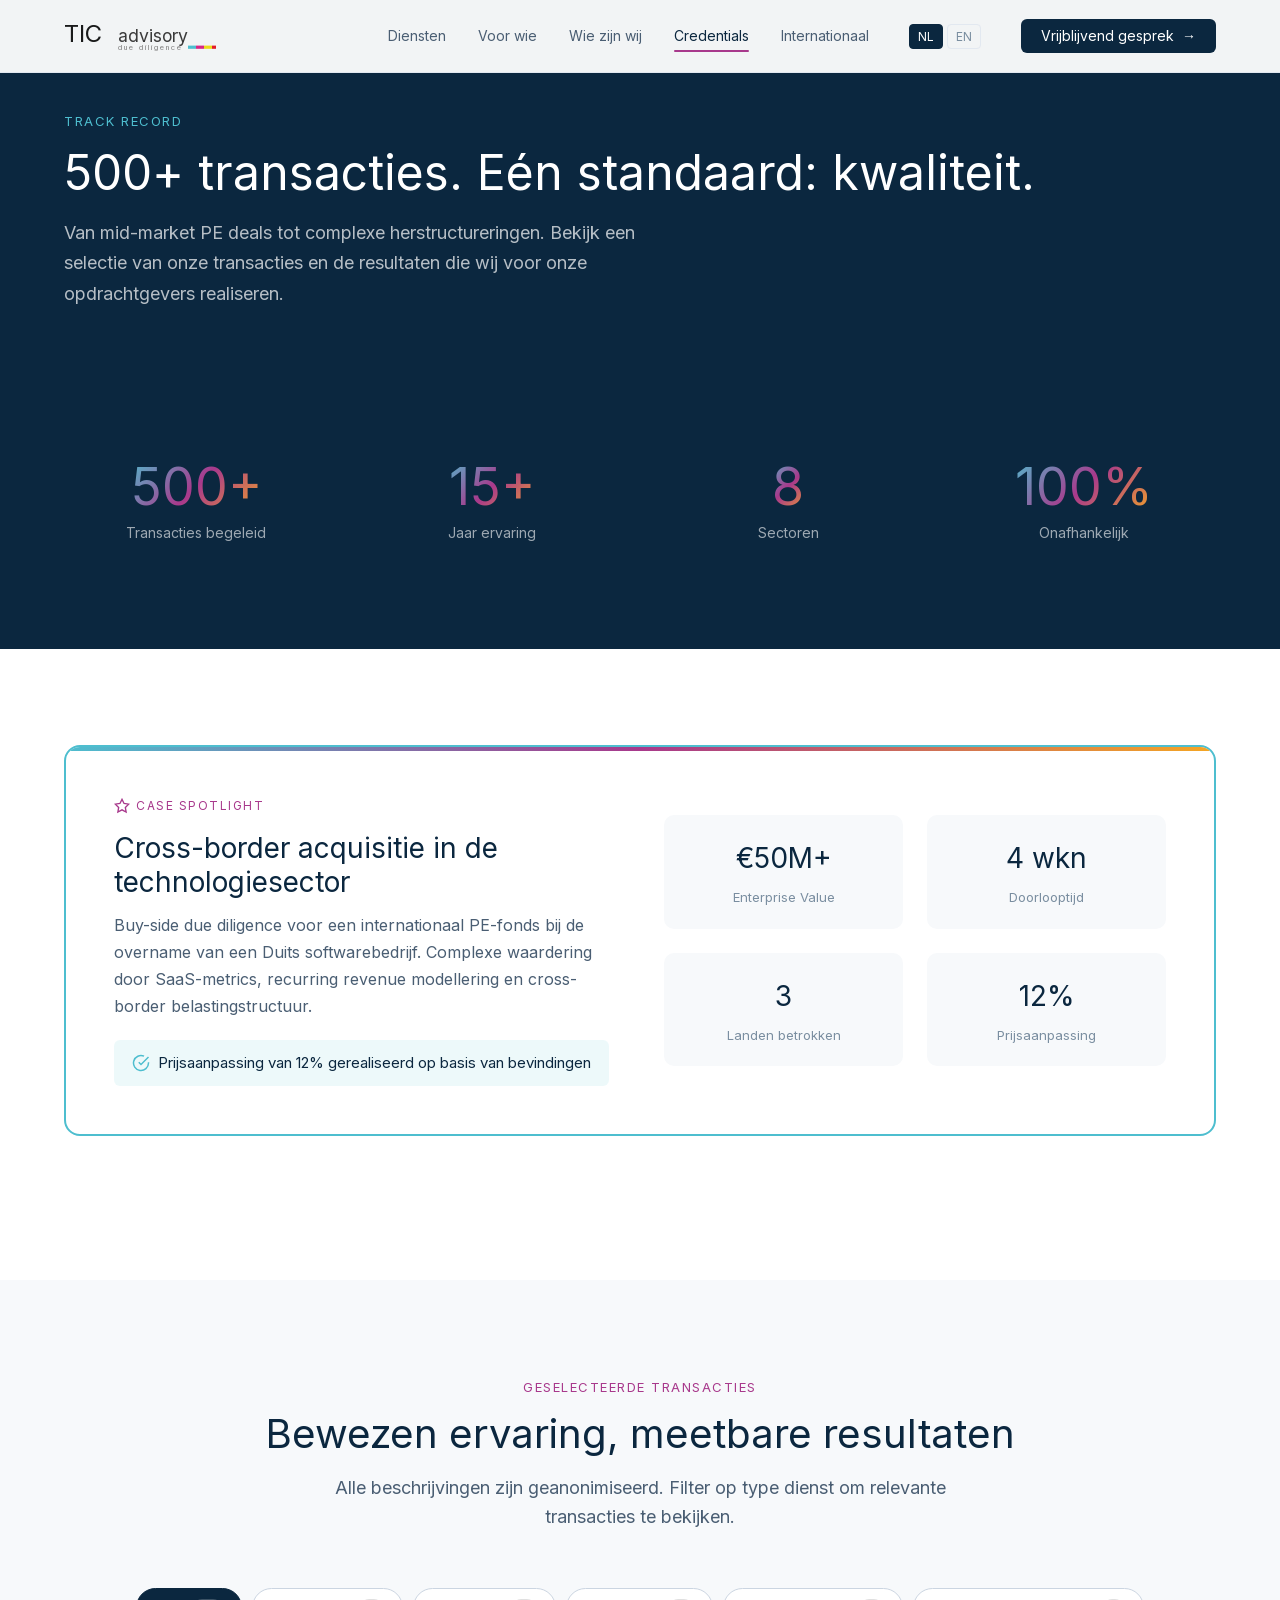
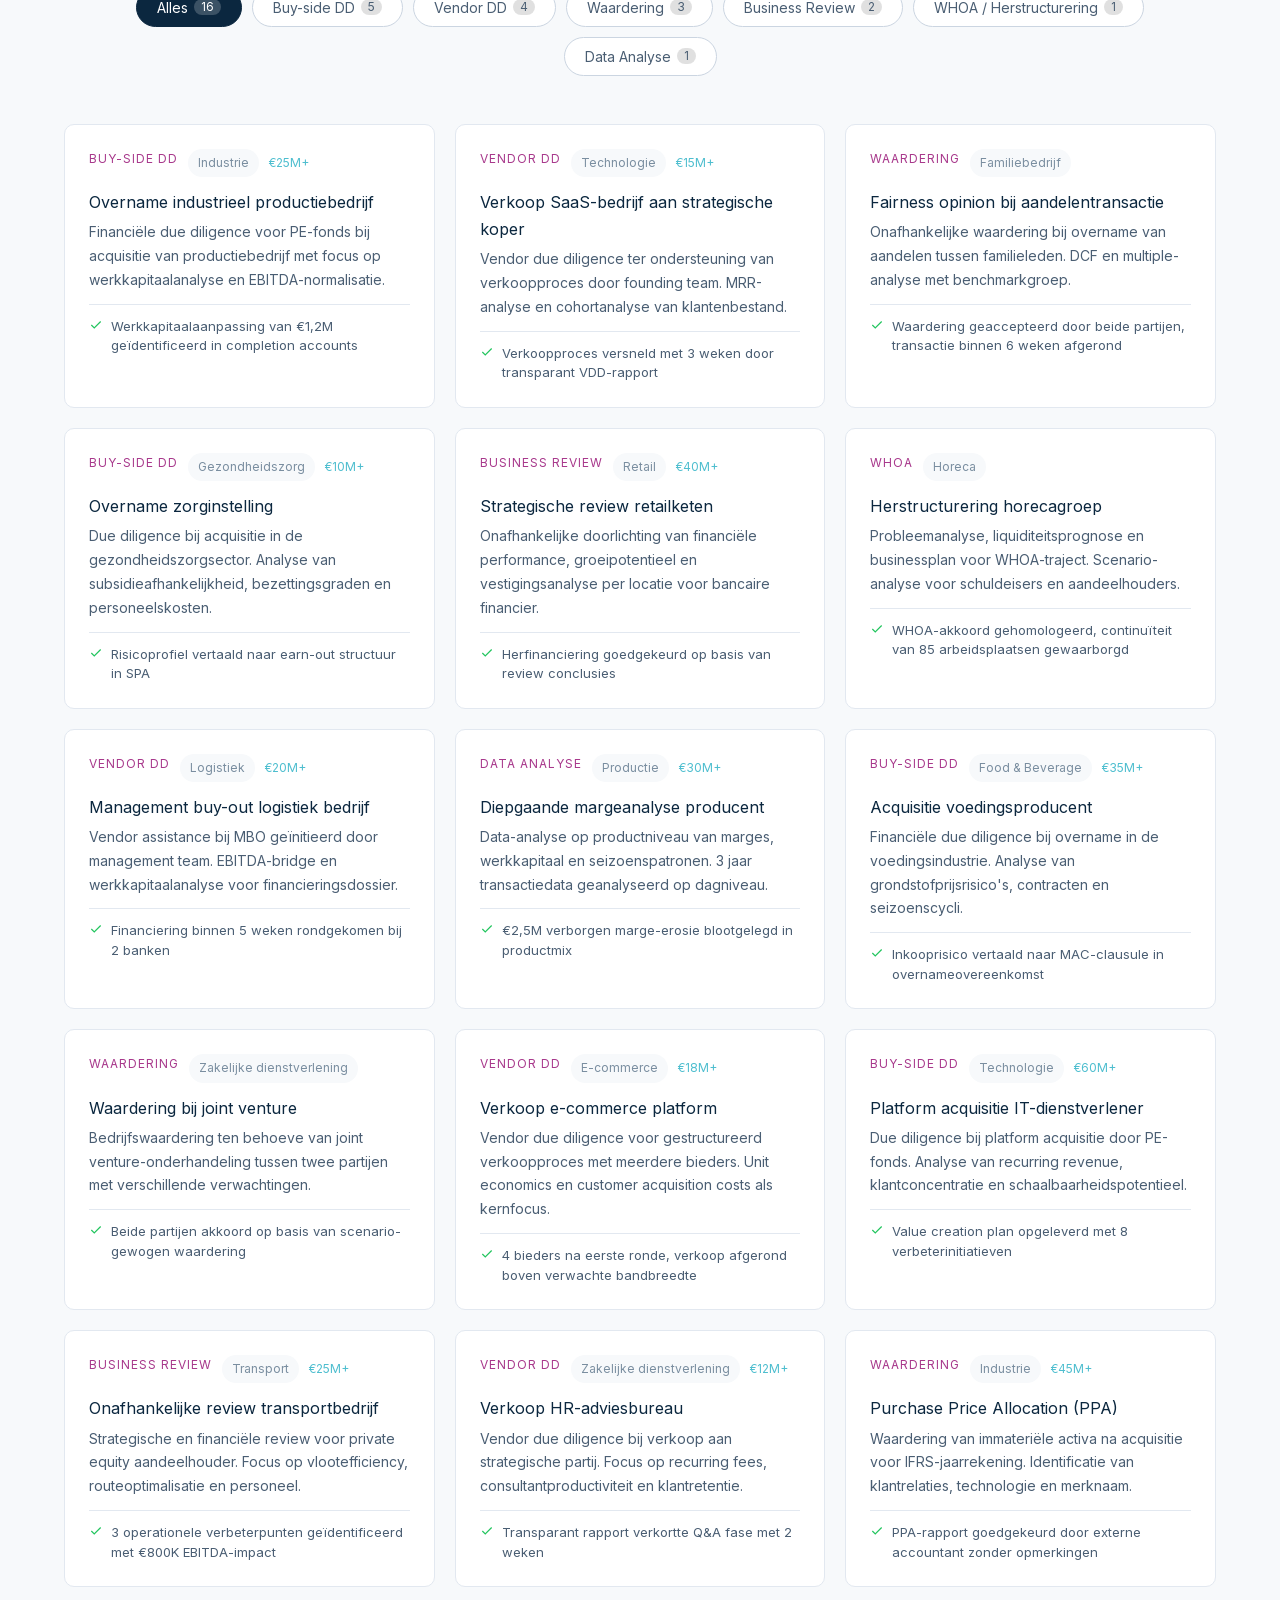
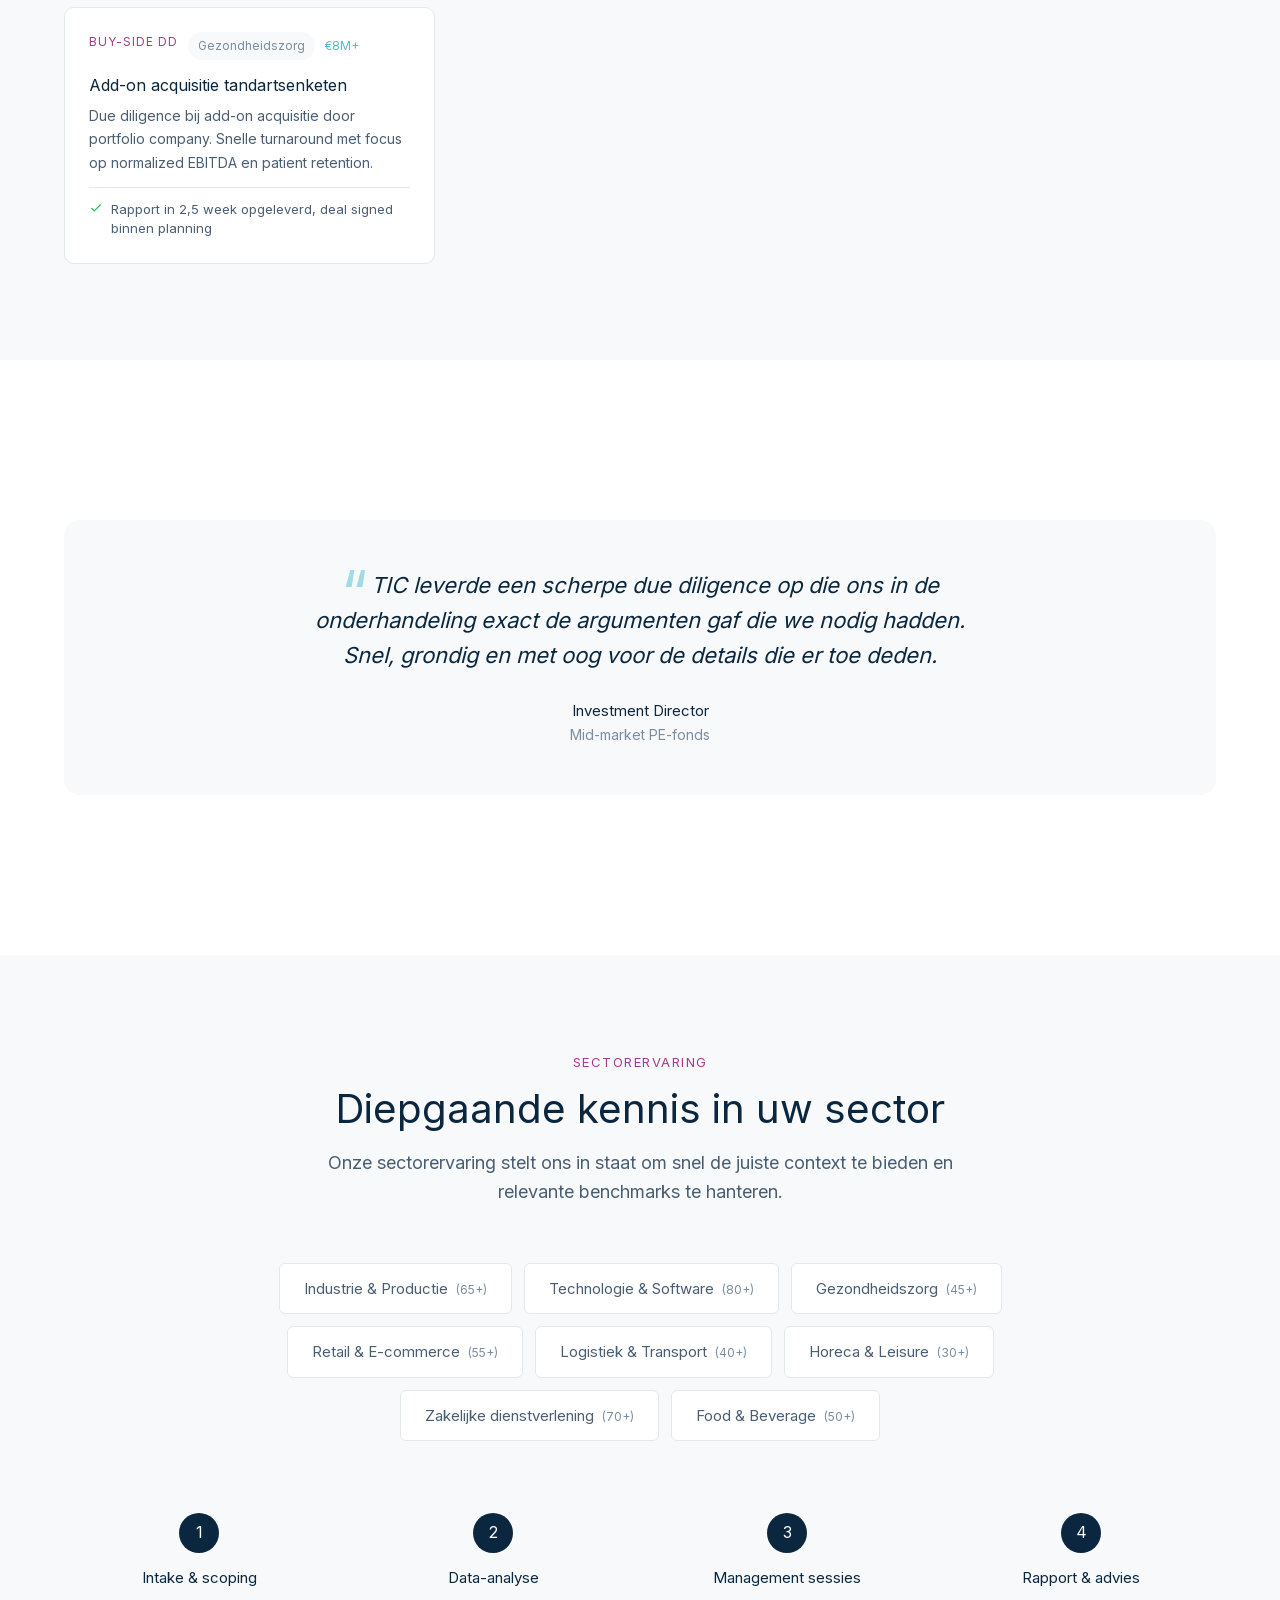
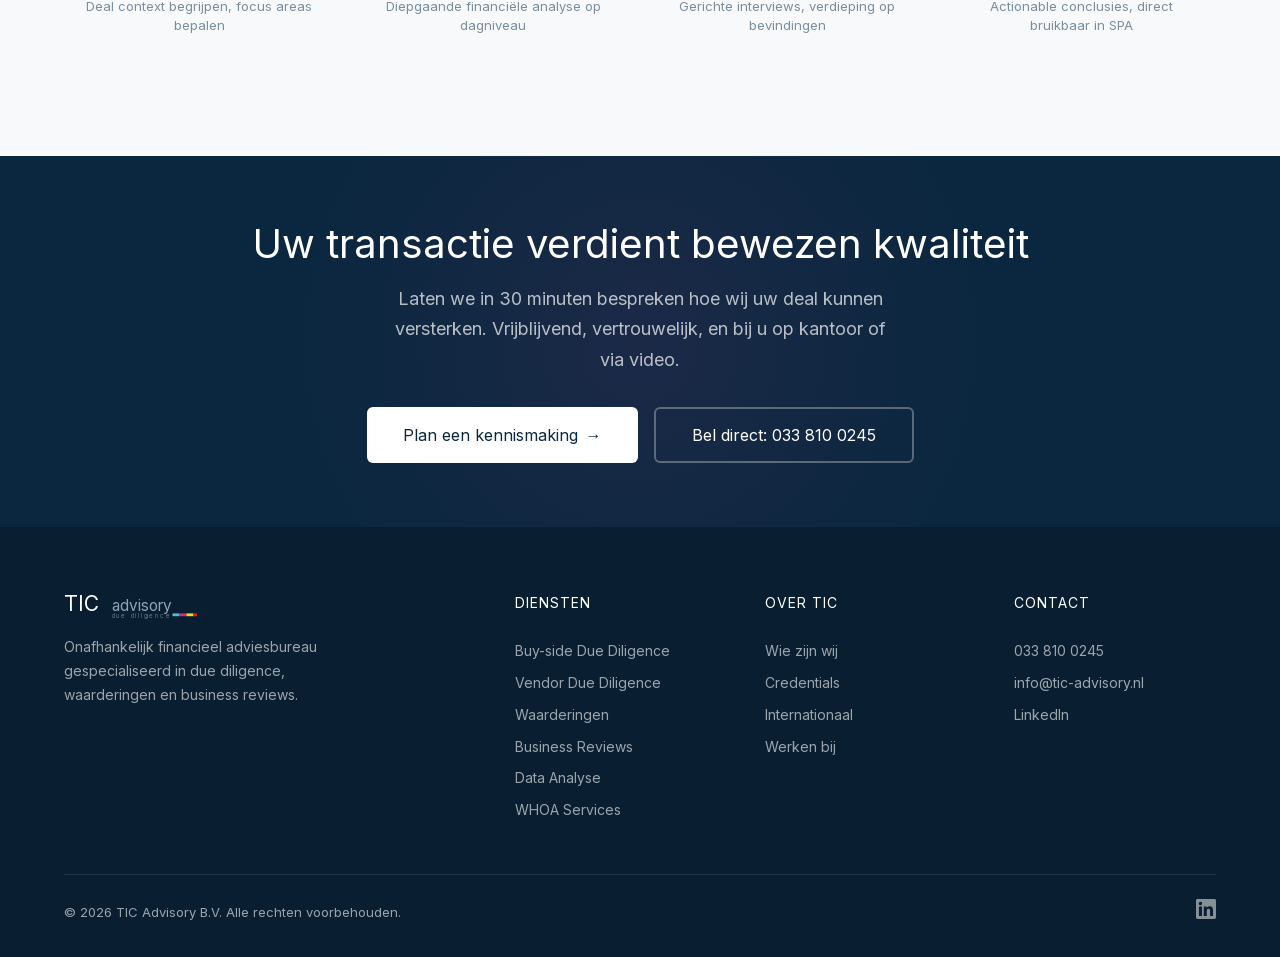
<file: credentials.html>
<!DOCTYPE html>
<html lang="nl">
<head>
  <meta charset="UTF-8">
  <meta name="viewport" content="width=device-width, initial-scale=1.0">
  <title>Track Record | TIC Advisory</title>
  <meta name="description" content="500+ transacties begeleid in diverse sectoren. Bekijk het track record van TIC Advisory in due diligence, waarderingen en herstructurering.">
  <meta name="robots" content="noindex, nofollow">
  <link rel="preload" href="assets/fonts/inter-latin.woff2" as="font" type="font/woff2" crossorigin>
  <link rel="stylesheet" href="assets/style.css">
  <link rel="icon" href="data:image/svg+xml,<svg xmlns='http://www.w3.org/2000/svg' viewBox='0 0 100 100'><rect width='100' height='100' rx='16' fill='%230b273f'/><text x='50' y='68' font-family='sans-serif' font-size='48' font-weight='bold' fill='%234ebecf' text-anchor='middle'>TIC</text></svg>">
  <style>
    /* Filter buttons */
    .filter-bar {
      display: flex;
      flex-wrap: wrap;
      gap: 10px;
      justify-content: center;
      margin-bottom: 48px;
    }

    .filter-btn {
      font-family: var(--font-body);
      font-size: 14px;
      font-weight: 600;
      padding: 10px 20px;
      border-radius: 999px;
      border: 1px solid var(--border-medium);
      background: var(--bg-white);
      color: var(--text-secondary);
      cursor: pointer;
      transition: all var(--transition-base);
      display: inline-flex;
      align-items: center;
      gap: 6px;
    }

    .filter-btn:hover {
      border-color: var(--tic-purple);
      color: var(--tic-purple);
    }

    .filter-btn--active {
      background: var(--tic-dark);
      color: #fff;
      border-color: var(--tic-dark);
    }

    .filter-btn--active:hover {
      background: var(--tic-dark-light);
      color: #fff;
      border-color: var(--tic-dark-light);
    }

    .filter-btn__count {
      font-size: 12px;
      font-weight: 700;
      background: rgba(0, 0, 0, 0.12);
      color: inherit;
      padding: 2px 7px;
      border-radius: 999px;
      line-height: 1;
    }

    .filter-btn--active .filter-btn__count {
      background: rgba(255, 255, 255, 0.2);
    }

    /* Featured deal */
    .featured-deal {
      background: var(--bg-white);
      border: 2px solid var(--tic-blue);
      border-radius: var(--radius-lg);
      padding: 48px;
      margin-bottom: 48px;
      display: grid;
      grid-template-columns: 1fr 1fr;
      gap: 48px;
      align-items: center;
      position: relative;
      overflow: hidden;
    }

    .featured-deal::before {
      content: '';
      position: absolute;
      top: 0;
      left: 0;
      right: 0;
      height: 4px;
      background: var(--tic-gradient);
    }

    .featured-deal__badge {
      display: inline-flex;
      align-items: center;
      gap: 6px;
      font-size: 12px;
      font-weight: 700;
      text-transform: uppercase;
      letter-spacing: 1.5px;
      color: var(--tic-purple);
      margin-bottom: 16px;
    }

    .featured-deal__badge svg {
      width: 16px;
      height: 16px;
    }

    .featured-deal__title {
      font-size: clamp(22px, 3vw, 28px);
      font-weight: 800;
      margin-bottom: 12px;
      color: var(--text-primary);
    }

    .featured-deal__desc {
      font-size: 16px;
      color: var(--text-secondary);
      line-height: 1.7;
      margin-bottom: 20px;
    }

    .featured-deal__result {
      display: inline-flex;
      align-items: center;
      gap: 8px;
      font-size: 15px;
      font-weight: 600;
      color: var(--tic-dark);
      background: rgba(78, 190, 207, 0.1);
      padding: 10px 18px;
      border-radius: var(--radius-sm);
    }

    .featured-deal__result svg {
      color: var(--tic-blue);
      flex-shrink: 0;
    }

    .featured-deal__metrics {
      display: grid;
      grid-template-columns: 1fr 1fr;
      gap: 24px;
    }

    .featured-deal__metric {
      text-align: center;
      padding: 20px;
      background: var(--bg-light);
      border-radius: var(--radius-md);
    }

    .featured-deal__metric-value {
      font-size: 28px;
      font-weight: 800;
      color: var(--tic-dark);
      margin-bottom: 4px;
    }

    .featured-deal__metric-label {
      font-size: 13px;
      color: var(--text-muted);
      font-weight: 500;
    }

    /* Enhanced credential cards */
    .credential-card__meta {
      display: flex;
      align-items: center;
      gap: 10px;
      margin-bottom: 12px;
      flex-wrap: wrap;
    }

    .credential-card__sector {
      font-size: 12px;
      font-weight: 500;
      color: var(--text-muted);
      background: var(--bg-light);
      padding: 4px 10px;
      border-radius: 999px;
    }

    .credential-card__size {
      font-size: 12px;
      font-weight: 600;
      color: var(--tic-blue);
    }

    .credential-card__result {
      display: flex;
      align-items: flex-start;
      gap: 8px;
      margin-top: 12px;
      padding-top: 12px;
      border-top: 1px solid var(--border-light);
      font-size: 13px;
      color: var(--text-secondary);
      line-height: 1.5;
    }

    .credential-card__result svg {
      flex-shrink: 0;
      margin-top: 1px;
      color: #22c55e;
    }

    /* Sectors list (enhanced) */
    .sectors-list {
      display: flex;
      flex-wrap: wrap;
      gap: 12px;
      justify-content: center;
      max-width: 900px;
      margin: 0 auto;
    }

    .sector-tag {
      font-size: 15px;
      font-weight: 600;
      color: var(--text-secondary);
      background: var(--bg-white);
      padding: 12px 24px;
      border-radius: var(--radius-sm);
      border: 1px solid var(--border-light);
      transition: all var(--transition-base);
      cursor: pointer;
    }

    .sector-tag:hover {
      border-color: var(--tic-purple);
      color: var(--tic-purple);
      transform: translateY(-2px);
      box-shadow: var(--shadow-sm);
    }

    .sector-tag__count {
      font-size: 12px;
      font-weight: 700;
      color: var(--text-muted);
      margin-left: 4px;
    }

    /* Mid-page testimonial */
    .inline-testimonial {
      background: var(--bg-light);
      border-radius: var(--radius-lg);
      padding: 48px;
      margin: 64px 0;
      text-align: center;
      position: relative;
    }

    .inline-testimonial__quote {
      font-size: clamp(18px, 2.5vw, 22px);
      line-height: 1.6;
      color: var(--text-primary);
      font-style: italic;
      max-width: 700px;
      margin: 0 auto 24px;
    }

    .inline-testimonial__quote::before {
      content: '\201C';
      font-size: 60px;
      color: var(--tic-blue);
      line-height: 0;
      position: relative;
      top: 20px;
      margin-right: 4px;
      font-style: normal;
      opacity: 0.5;
    }

    .inline-testimonial__author {
      font-size: 15px;
      font-weight: 600;
      color: var(--text-primary);
    }

    .inline-testimonial__role {
      font-size: 14px;
      color: var(--text-muted);
    }

    /* Credential card animation for filtering */
    .credential-card {
      transition: border-color var(--transition-base), opacity 0.3s ease, transform 0.3s ease;
    }

    .credential-card--hidden {
      display: none;
    }

    /* Approach strip */
    .approach-strip {
      display: grid;
      grid-template-columns: repeat(4, 1fr);
      gap: 24px;
      margin-top: 48px;
    }

    .approach-item {
      text-align: center;
      padding: 24px 16px;
    }

    .approach-item__number {
      width: 40px;
      height: 40px;
      border-radius: 50%;
      background: var(--tic-dark);
      color: #fff;
      font-size: 16px;
      font-weight: 700;
      display: flex;
      align-items: center;
      justify-content: center;
      margin: 0 auto 12px;
    }

    .approach-item__title {
      font-size: 15px;
      font-weight: 700;
      margin-bottom: 6px;
      color: var(--text-primary);
    }

    .approach-item__desc {
      font-size: 13px;
      color: var(--text-muted);
      line-height: 1.5;
    }

    @media (max-width: 768px) {
      .featured-deal {
        grid-template-columns: 1fr;
        padding: 32px 24px;
        gap: 32px;
      }

      .approach-strip {
        grid-template-columns: 1fr 1fr;
        gap: 16px;
      }

      .filter-bar {
        gap: 8px;
      }

      .filter-btn {
        padding: 8px 14px;
        font-size: 13px;
      }

      .inline-testimonial {
        padding: 32px 24px;
      }
    }

    @media (max-width: 480px) {
      .approach-strip {
        grid-template-columns: 1fr;
      }

      .featured-deal__metrics {
        grid-template-columns: 1fr;
        gap: 12px;
      }
    }
  </style>
</head>
<body>

  <!-- ============ NAVIGATION ============ -->
  <nav class="nav" id="nav">
    <div class="nav__inner">
      <a href="index.html" class="nav__logo">
        <svg class="nav__logo-icon" viewBox="0 0 200 40" xmlns="http://www.w3.org/2000/svg">
          <text x="0" y="28" font-family="Inter, sans-serif" font-size="30" font-weight="900" fill="#191a1a">TIC</text>
          <text x="68" y="28" font-family="Inter, sans-serif" font-size="22" font-weight="400" fill="#3a3a3a">advisory</text>
          <text x="68" y="38" font-family="Inter, sans-serif" font-size="9" font-weight="400" fill="#888" letter-spacing="2.5">due diligence</text>
          <rect x="155" y="32" width="10" height="4" fill="#4EBECF"/>
          <rect x="165" y="32" width="10" height="4" fill="#D82785"/>
          <rect x="175" y="32" width="10" height="4" fill="#ECDA1A"/>
          <rect x="185" y="32" width="5" height="4" fill="#E41C28"/>
        </svg>
      </a>
      <div class="nav__links">
        <a href="diensten.html" class="nav__link">Diensten</a>
        <a href="voor-wie.html" class="nav__link">Voor wie</a>
        <a href="wie-zijn-wij.html" class="nav__link">Wie zijn wij</a>
        <a href="credentials.html" class="nav__link nav__link--active">Credentials</a>
        <a href="internationaal.html" class="nav__link">Internationaal</a>
        <div class="lang-toggle">
          <button class="lang-toggle__btn lang-toggle__btn--active" data-lang="nl">NL</button>
          <button class="lang-toggle__btn" data-lang="en">EN</button>
        </div>
        <a href="contact.html" class="btn btn--primary btn--sm nav__cta">Vrijblijvend gesprek <span class="btn__arrow">&rarr;</span></a>
      </div>
      <div class="lang-toggle nav__mobile-lang">
        <button class="lang-toggle__btn lang-toggle__btn--active" data-lang="nl">NL</button>
        <button class="lang-toggle__btn" data-lang="en">EN</button>
      </div>
      <button class="nav__mobile-toggle" id="mobileToggle" aria-label="Menu openen">
        <svg width="24" height="24" viewBox="0 0 24 24" fill="none" stroke="currentColor" stroke-width="2" stroke-linecap="round"><line x1="3" y1="6" x2="21" y2="6"/><line x1="3" y1="12" x2="21" y2="12"/><line x1="3" y1="18" x2="21" y2="18"/></svg>
      </button>
    </div>
    <div class="nav__mobile" id="mobileMenu">
      <a href="diensten.html" class="nav__mobile-link">Diensten</a>
      <a href="voor-wie.html" class="nav__mobile-link">Voor wie</a>
      <a href="wie-zijn-wij.html" class="nav__mobile-link">Wie zijn wij</a>
      <a href="credentials.html" class="nav__mobile-link">Credentials</a>
      <a href="internationaal.html" class="nav__mobile-link">Internationaal</a>
      <a href="werken-bij.html" class="nav__mobile-link">Werken bij</a>
      <div class="lang-toggle" style="display:flex;gap:8px;padding:14px 0;border-bottom:1px solid #e2e8f0;">
        <button class="lang-toggle__btn lang-toggle__btn--active" data-lang="nl">NL</button>
        <button class="lang-toggle__btn" data-lang="en">EN</button>
      </div>
      <div class="nav__mobile-cta">
        <a href="contact.html" class="btn btn--primary" style="width:100%;justify-content:center;">Vrijblijvend gesprek &rarr;</a>
      </div>
    </div>
  </nav>

  <!-- ============ PAGE HEADER ============ -->
  <section class="page-header">
    <div class="container">
      <div class="page-header__eyebrow">Track Record</div>
      <h1 class="page-header__title">500+ transacties. Eén standaard: kwaliteit.</h1>
      <p class="page-header__subtitle">Van mid-market PE deals tot complexe herstructureringen. Bekijk een selectie van onze transacties en de resultaten die wij voor onze opdrachtgevers realiseren.</p>
    </div>
  </section>

  <!-- ============ STATS ============ -->
  <section class="stats">
    <div class="container">
      <div class="stats__grid">
        <div class="stat reveal">
          <div class="stat__number"><span>500+</span></div>
          <div class="stat__label">Transacties begeleid</div>
        </div>
        <div class="stat reveal">
          <div class="stat__number"><span>15+</span></div>
          <div class="stat__label">Jaar ervaring</div>
        </div>
        <div class="stat reveal">
          <div class="stat__number"><span>8</span></div>
          <div class="stat__label">Sectoren</div>
        </div>
        <div class="stat reveal">
          <div class="stat__number"><span>100%</span></div>
          <div class="stat__label">Onafhankelijk</div>
        </div>
      </div>
    </div>
  </section>

  <!-- ============ FEATURED DEAL ============ -->
  <section class="section" id="spotlight">
    <div class="container">
      <div class="featured-deal reveal">
        <div>
          <div class="featured-deal__badge">
            <svg viewBox="0 0 24 24" fill="none" stroke="currentColor" stroke-width="2"><polygon points="12 2 15.09 8.26 22 9.27 17 14.14 18.18 21.02 12 17.77 5.82 21.02 7 14.14 2 9.27 8.91 8.26 12 2"/></svg>
            Case spotlight
          </div>
          <h2 class="featured-deal__title">Cross-border acquisitie in de technologiesector</h2>
          <p class="featured-deal__desc">Buy-side due diligence voor een internationaal PE-fonds bij de overname van een Duits softwarebedrijf. Complexe waardering door SaaS-metrics, recurring revenue modellering en cross-border belastingstructuur.</p>
          <div class="featured-deal__result">
            <svg width="18" height="18" viewBox="0 0 24 24" fill="none" stroke="currentColor" stroke-width="2"><path d="M22 11.08V12a10 10 0 1 1-5.93-9.14"/><polyline points="22 4 12 14.01 9 11.01"/></svg>
            Prijsaanpassing van 12% gerealiseerd op basis van bevindingen
          </div>
        </div>
        <div class="featured-deal__metrics">
          <div class="featured-deal__metric">
            <div class="featured-deal__metric-value">&euro;50M+</div>
            <div class="featured-deal__metric-label">Enterprise Value</div>
          </div>
          <div class="featured-deal__metric">
            <div class="featured-deal__metric-value">4 wkn</div>
            <div class="featured-deal__metric-label">Doorlooptijd</div>
          </div>
          <div class="featured-deal__metric">
            <div class="featured-deal__metric-value">3</div>
            <div class="featured-deal__metric-label">Landen betrokken</div>
          </div>
          <div class="featured-deal__metric">
            <div class="featured-deal__metric-value">12%</div>
            <div class="featured-deal__metric-label">Prijsaanpassing</div>
          </div>
        </div>
      </div>
    </div>
  </section>

  <!-- ============ FILTER + CREDENTIALS GRID ============ -->
  <section class="section section--light" id="transacties">
    <div class="container">
      <div class="section__header section__header--center reveal">
        <div class="section__eyebrow">Geselecteerde transacties</div>
        <h2 class="section__title">Bewezen ervaring, meetbare resultaten</h2>
        <p class="section__subtitle">Alle beschrijvingen zijn geanonimiseerd. Filter op type dienst om relevante transacties te bekijken.</p>
      </div>

      <!-- Filter bar -->
      <div class="filter-bar reveal" id="filterBar">
        <button class="filter-btn filter-btn--active" data-filter="all">Alles <span class="filter-btn__count">16</span></button>
        <button class="filter-btn" data-filter="buy-side">Buy-side DD <span class="filter-btn__count">5</span></button>
        <button class="filter-btn" data-filter="vendor">Vendor DD <span class="filter-btn__count">4</span></button>
        <button class="filter-btn" data-filter="waardering">Waardering <span class="filter-btn__count">3</span></button>
        <button class="filter-btn" data-filter="review">Business Review <span class="filter-btn__count">2</span></button>
        <button class="filter-btn" data-filter="whoa">WHOA / Herstructurering <span class="filter-btn__count">1</span></button>
        <button class="filter-btn" data-filter="data">Data Analyse <span class="filter-btn__count">1</span></button>
      </div>

      <!-- Credentials grid -->
      <div class="credentials-grid" id="credentialsGrid">

        <div class="credential-card reveal" data-type="buy-side">
          <div class="credential-card__meta">
            <div class="credential-card__type">Buy-side DD</div>
            <span class="credential-card__sector">Industrie</span>
            <span class="credential-card__size">&euro;25M+</span>
          </div>
          <div class="credential-card__title">Overname industrieel productiebedrijf</div>
          <div class="credential-card__desc">Financiële due diligence voor PE-fonds bij acquisitie van productiebedrijf met focus op werkkapitaalanalyse en EBITDA-normalisatie.</div>
          <div class="credential-card__result">
            <svg width="14" height="14" viewBox="0 0 24 24" fill="none" stroke="currentColor" stroke-width="2"><polyline points="20 6 9 17 4 12"/></svg>
            Werkkapitaalaanpassing van &euro;1,2M geïdentificeerd in completion accounts
          </div>
        </div>

        <div class="credential-card reveal" data-type="vendor">
          <div class="credential-card__meta">
            <div class="credential-card__type">Vendor DD</div>
            <span class="credential-card__sector">Technologie</span>
            <span class="credential-card__size">&euro;15M+</span>
          </div>
          <div class="credential-card__title">Verkoop SaaS-bedrijf aan strategische koper</div>
          <div class="credential-card__desc">Vendor due diligence ter ondersteuning van verkoopproces door founding team. MRR-analyse en cohortanalyse van klantenbestand.</div>
          <div class="credential-card__result">
            <svg width="14" height="14" viewBox="0 0 24 24" fill="none" stroke="currentColor" stroke-width="2"><polyline points="20 6 9 17 4 12"/></svg>
            Verkoopproces versneld met 3 weken door transparant VDD-rapport
          </div>
        </div>

        <div class="credential-card reveal" data-type="waardering">
          <div class="credential-card__meta">
            <div class="credential-card__type">Waardering</div>
            <span class="credential-card__sector">Familiebedrijf</span>
          </div>
          <div class="credential-card__title">Fairness opinion bij aandelentransactie</div>
          <div class="credential-card__desc">Onafhankelijke waardering bij overname van aandelen tussen familieleden. DCF en multiple-analyse met benchmarkgroep.</div>
          <div class="credential-card__result">
            <svg width="14" height="14" viewBox="0 0 24 24" fill="none" stroke="currentColor" stroke-width="2"><polyline points="20 6 9 17 4 12"/></svg>
            Waardering geaccepteerd door beide partijen, transactie binnen 6 weken afgerond
          </div>
        </div>

        <div class="credential-card reveal" data-type="buy-side">
          <div class="credential-card__meta">
            <div class="credential-card__type">Buy-side DD</div>
            <span class="credential-card__sector">Gezondheidszorg</span>
            <span class="credential-card__size">&euro;10M+</span>
          </div>
          <div class="credential-card__title">Overname zorginstelling</div>
          <div class="credential-card__desc">Due diligence bij acquisitie in de gezondheidszorgsector. Analyse van subsidieafhankelijkheid, bezettingsgraden en personeelskosten.</div>
          <div class="credential-card__result">
            <svg width="14" height="14" viewBox="0 0 24 24" fill="none" stroke="currentColor" stroke-width="2"><polyline points="20 6 9 17 4 12"/></svg>
            Risicoprofiel vertaald naar earn-out structuur in SPA
          </div>
        </div>

        <div class="credential-card reveal" data-type="review">
          <div class="credential-card__meta">
            <div class="credential-card__type">Business Review</div>
            <span class="credential-card__sector">Retail</span>
            <span class="credential-card__size">&euro;40M+</span>
          </div>
          <div class="credential-card__title">Strategische review retailketen</div>
          <div class="credential-card__desc">Onafhankelijke doorlichting van financiële performance, groeipotentieel en vestigingsanalyse per locatie voor bancaire financier.</div>
          <div class="credential-card__result">
            <svg width="14" height="14" viewBox="0 0 24 24" fill="none" stroke="currentColor" stroke-width="2"><polyline points="20 6 9 17 4 12"/></svg>
            Herfinanciering goedgekeurd op basis van review conclusies
          </div>
        </div>

        <div class="credential-card reveal" data-type="whoa">
          <div class="credential-card__meta">
            <div class="credential-card__type">WHOA</div>
            <span class="credential-card__sector">Horeca</span>
          </div>
          <div class="credential-card__title">Herstructurering horecagroep</div>
          <div class="credential-card__desc">Probleemanalyse, liquiditeitsprognose en businessplan voor WHOA-traject. Scenario-analyse voor schuldeisers en aandeelhouders.</div>
          <div class="credential-card__result">
            <svg width="14" height="14" viewBox="0 0 24 24" fill="none" stroke="currentColor" stroke-width="2"><polyline points="20 6 9 17 4 12"/></svg>
            WHOA-akkoord gehomologeerd, continuïteit van 85 arbeidsplaatsen gewaarborgd
          </div>
        </div>

        <div class="credential-card reveal" data-type="vendor">
          <div class="credential-card__meta">
            <div class="credential-card__type">Vendor DD</div>
            <span class="credential-card__sector">Logistiek</span>
            <span class="credential-card__size">&euro;20M+</span>
          </div>
          <div class="credential-card__title">Management buy-out logistiek bedrijf</div>
          <div class="credential-card__desc">Vendor assistance bij MBO geïnitieerd door management team. EBITDA-bridge en werkkapitaalanalyse voor financieringsdossier.</div>
          <div class="credential-card__result">
            <svg width="14" height="14" viewBox="0 0 24 24" fill="none" stroke="currentColor" stroke-width="2"><polyline points="20 6 9 17 4 12"/></svg>
            Financiering binnen 5 weken rondgekomen bij 2 banken
          </div>
        </div>

        <div class="credential-card reveal" data-type="data">
          <div class="credential-card__meta">
            <div class="credential-card__type">Data Analyse</div>
            <span class="credential-card__sector">Productie</span>
            <span class="credential-card__size">&euro;30M+</span>
          </div>
          <div class="credential-card__title">Diepgaande margeanalyse producent</div>
          <div class="credential-card__desc">Data-analyse op productniveau van marges, werkkapitaal en seizoenspatronen. 3 jaar transactiedata geanalyseerd op dagniveau.</div>
          <div class="credential-card__result">
            <svg width="14" height="14" viewBox="0 0 24 24" fill="none" stroke="currentColor" stroke-width="2"><polyline points="20 6 9 17 4 12"/></svg>
            &euro;2,5M verborgen marge-erosie blootgelegd in productmix
          </div>
        </div>

        <div class="credential-card reveal" data-type="buy-side">
          <div class="credential-card__meta">
            <div class="credential-card__type">Buy-side DD</div>
            <span class="credential-card__sector">Food &amp; Beverage</span>
            <span class="credential-card__size">&euro;35M+</span>
          </div>
          <div class="credential-card__title">Acquisitie voedingsproducent</div>
          <div class="credential-card__desc">Financiële due diligence bij overname in de voedingsindustrie. Analyse van grondstofprijsrisico's, contracten en seizoenscycli.</div>
          <div class="credential-card__result">
            <svg width="14" height="14" viewBox="0 0 24 24" fill="none" stroke="currentColor" stroke-width="2"><polyline points="20 6 9 17 4 12"/></svg>
            Inkooprisico vertaald naar MAC-clausule in overnameovereenkomst
          </div>
        </div>

        <div class="credential-card reveal" data-type="waardering">
          <div class="credential-card__meta">
            <div class="credential-card__type">Waardering</div>
            <span class="credential-card__sector">Zakelijke dienstverlening</span>
          </div>
          <div class="credential-card__title">Waardering bij joint venture</div>
          <div class="credential-card__desc">Bedrijfswaardering ten behoeve van joint venture-onderhandeling tussen twee partijen met verschillende verwachtingen.</div>
          <div class="credential-card__result">
            <svg width="14" height="14" viewBox="0 0 24 24" fill="none" stroke="currentColor" stroke-width="2"><polyline points="20 6 9 17 4 12"/></svg>
            Beide partijen akkoord op basis van scenario-gewogen waardering
          </div>
        </div>

        <div class="credential-card reveal" data-type="vendor">
          <div class="credential-card__meta">
            <div class="credential-card__type">Vendor DD</div>
            <span class="credential-card__sector">E-commerce</span>
            <span class="credential-card__size">&euro;18M+</span>
          </div>
          <div class="credential-card__title">Verkoop e-commerce platform</div>
          <div class="credential-card__desc">Vendor due diligence voor gestructureerd verkoopproces met meerdere bieders. Unit economics en customer acquisition costs als kernfocus.</div>
          <div class="credential-card__result">
            <svg width="14" height="14" viewBox="0 0 24 24" fill="none" stroke="currentColor" stroke-width="2"><polyline points="20 6 9 17 4 12"/></svg>
            4 bieders na eerste ronde, verkoop afgerond boven verwachte bandbreedte
          </div>
        </div>

        <div class="credential-card reveal" data-type="buy-side">
          <div class="credential-card__meta">
            <div class="credential-card__type">Buy-side DD</div>
            <span class="credential-card__sector">Technologie</span>
            <span class="credential-card__size">&euro;60M+</span>
          </div>
          <div class="credential-card__title">Platform acquisitie IT-dienstverlener</div>
          <div class="credential-card__desc">Due diligence bij platform acquisitie door PE-fonds. Analyse van recurring revenue, klantconcentratie en schaalbaarheidspotentieel.</div>
          <div class="credential-card__result">
            <svg width="14" height="14" viewBox="0 0 24 24" fill="none" stroke="currentColor" stroke-width="2"><polyline points="20 6 9 17 4 12"/></svg>
            Value creation plan opgeleverd met 8 verbeterinitiatieven
          </div>
        </div>

        <div class="credential-card reveal" data-type="review">
          <div class="credential-card__meta">
            <div class="credential-card__type">Business Review</div>
            <span class="credential-card__sector">Transport</span>
            <span class="credential-card__size">&euro;25M+</span>
          </div>
          <div class="credential-card__title">Onafhankelijke review transportbedrijf</div>
          <div class="credential-card__desc">Strategische en financiële review voor private equity aandeelhouder. Focus op vlootefficiency, routeoptimalisatie en personeel.</div>
          <div class="credential-card__result">
            <svg width="14" height="14" viewBox="0 0 24 24" fill="none" stroke="currentColor" stroke-width="2"><polyline points="20 6 9 17 4 12"/></svg>
            3 operationele verbeterpunten geïdentificeerd met &euro;800K EBITDA-impact
          </div>
        </div>

        <div class="credential-card reveal" data-type="vendor">
          <div class="credential-card__meta">
            <div class="credential-card__type">Vendor DD</div>
            <span class="credential-card__sector">Zakelijke dienstverlening</span>
            <span class="credential-card__size">&euro;12M+</span>
          </div>
          <div class="credential-card__title">Verkoop HR-adviesbureau</div>
          <div class="credential-card__desc">Vendor due diligence bij verkoop aan strategische partij. Focus op recurring fees, consultantproductiviteit en klantretentie.</div>
          <div class="credential-card__result">
            <svg width="14" height="14" viewBox="0 0 24 24" fill="none" stroke="currentColor" stroke-width="2"><polyline points="20 6 9 17 4 12"/></svg>
            Transparant rapport verkortte Q&amp;A fase met 2 weken
          </div>
        </div>

        <div class="credential-card reveal" data-type="waardering">
          <div class="credential-card__meta">
            <div class="credential-card__type">Waardering</div>
            <span class="credential-card__sector">Industrie</span>
            <span class="credential-card__size">&euro;45M+</span>
          </div>
          <div class="credential-card__title">Purchase Price Allocation (PPA)</div>
          <div class="credential-card__desc">Waardering van immateriële activa na acquisitie voor IFRS-jaarrekening. Identificatie van klantrelaties, technologie en merknaam.</div>
          <div class="credential-card__result">
            <svg width="14" height="14" viewBox="0 0 24 24" fill="none" stroke="currentColor" stroke-width="2"><polyline points="20 6 9 17 4 12"/></svg>
            PPA-rapport goedgekeurd door externe accountant zonder opmerkingen
          </div>
        </div>

        <div class="credential-card reveal" data-type="buy-side">
          <div class="credential-card__meta">
            <div class="credential-card__type">Buy-side DD</div>
            <span class="credential-card__sector">Gezondheidszorg</span>
            <span class="credential-card__size">&euro;8M+</span>
          </div>
          <div class="credential-card__title">Add-on acquisitie tandartsenketen</div>
          <div class="credential-card__desc">Due diligence bij add-on acquisitie door portfolio company. Snelle turnaround met focus op normalized EBITDA en patient retention.</div>
          <div class="credential-card__result">
            <svg width="14" height="14" viewBox="0 0 24 24" fill="none" stroke="currentColor" stroke-width="2"><polyline points="20 6 9 17 4 12"/></svg>
            Rapport in 2,5 week opgeleverd, deal signed binnen planning
          </div>
        </div>

      </div>
    </div>
  </section>

  <!-- ============ MID-PAGE TESTIMONIAL ============ -->
  <section class="section">
    <div class="container">
      <div class="inline-testimonial reveal">
        <p class="inline-testimonial__quote">TIC leverde een scherpe due diligence op die ons in de onderhandeling exact de argumenten gaf die we nodig hadden. Snel, grondig en met oog voor de details die er toe deden.</p>
        <div class="inline-testimonial__author">Investment Director</div>
        <div class="inline-testimonial__role">Mid-market PE-fonds</div>
      </div>
    </div>
  </section>

  <!-- ============ SECTOREN ============ -->
  <section class="section section--light" id="sectoren">
    <div class="container">
      <div class="section__header section__header--center reveal">
        <div class="section__eyebrow">Sectorervaring</div>
        <h2 class="section__title">Diepgaande kennis in uw sector</h2>
        <p class="section__subtitle">Onze sectorervaring stelt ons in staat om snel de juiste context te bieden en relevante benchmarks te hanteren.</p>
      </div>
      <div class="sectors-list reveal">
        <span class="sector-tag">Industrie &amp; Productie <span class="sector-tag__count">(65+)</span></span>
        <span class="sector-tag">Technologie &amp; Software <span class="sector-tag__count">(80+)</span></span>
        <span class="sector-tag">Gezondheidszorg <span class="sector-tag__count">(45+)</span></span>
        <span class="sector-tag">Retail &amp; E-commerce <span class="sector-tag__count">(55+)</span></span>
        <span class="sector-tag">Logistiek &amp; Transport <span class="sector-tag__count">(40+)</span></span>
        <span class="sector-tag">Horeca &amp; Leisure <span class="sector-tag__count">(30+)</span></span>
        <span class="sector-tag">Zakelijke dienstverlening <span class="sector-tag__count">(70+)</span></span>
        <span class="sector-tag">Food &amp; Beverage <span class="sector-tag__count">(50+)</span></span>
      </div>

      <!-- How we work strip -->
      <div class="approach-strip reveal">
        <div class="approach-item">
          <div class="approach-item__number">1</div>
          <div class="approach-item__title">Intake &amp; scoping</div>
          <div class="approach-item__desc">Deal context begrijpen, focus areas bepalen</div>
        </div>
        <div class="approach-item">
          <div class="approach-item__number">2</div>
          <div class="approach-item__title">Data-analyse</div>
          <div class="approach-item__desc">Diepgaande financiële analyse op dagniveau</div>
        </div>
        <div class="approach-item">
          <div class="approach-item__number">3</div>
          <div class="approach-item__title">Management sessies</div>
          <div class="approach-item__desc">Gerichte interviews, verdieping op bevindingen</div>
        </div>
        <div class="approach-item">
          <div class="approach-item__number">4</div>
          <div class="approach-item__title">Rapport &amp; advies</div>
          <div class="approach-item__desc">Actionable conclusies, direct bruikbaar in SPA</div>
        </div>
      </div>
    </div>
  </section>

  <!-- ============ CTA BANNER ============ -->
  <section class="cta-banner">
    <div class="container cta-banner__inner">
      <h2 class="cta-banner__title">Uw transactie verdient bewezen kwaliteit</h2>
      <p class="cta-banner__subtitle">Laten we in 30 minuten bespreken hoe wij uw deal kunnen versterken. Vrijblijvend, vertrouwelijk, en bij u op kantoor of via video.</p>
      <div class="cta-banner__actions">
        <a href="contact.html" class="btn btn--primary btn--lg">Plan een kennismaking <span class="btn__arrow">&rarr;</span></a>
        <a href="tel:0338100245" class="btn btn--ghost btn--lg">Bel direct: 033 810 0245</a>
      </div>
    </div>
  </section>

  <!-- ============ FOOTER ============ -->
  <footer class="footer">
    <div class="container">
      <div class="footer__grid">
        <div class="footer__brand">
          <a href="index.html" class="footer__logo">
            <svg class="footer__logo-icon" viewBox="0 0 200 40" xmlns="http://www.w3.org/2000/svg">
              <text x="0" y="28" font-family="Inter, sans-serif" font-size="30" font-weight="900" fill="#ffffff">TIC</text>
              <text x="68" y="28" font-family="Inter, sans-serif" font-size="22" font-weight="400" fill="#94a3b8">advisory</text>
              <text x="68" y="38" font-family="Inter, sans-serif" font-size="9" font-weight="400" fill="#64748b" letter-spacing="2.5">due diligence</text>
              <rect x="155" y="32" width="10" height="4" fill="#4EBECF"/>
              <rect x="165" y="32" width="10" height="4" fill="#D82785"/>
              <rect x="175" y="32" width="10" height="4" fill="#ECDA1A"/>
              <rect x="185" y="32" width="5" height="4" fill="#E41C28"/>
            </svg>
          </a>
          <p class="footer__desc">Onafhankelijk financieel adviesbureau gespecialiseerd in due diligence, waarderingen en business reviews.</p>
        </div>
        <div>
          <div class="footer__heading">Diensten</div>
          <a href="diensten/buy-side-due-diligence.html" class="footer__link">Buy-side Due Diligence</a>
          <a href="diensten/vendor-due-diligence.html" class="footer__link">Vendor Due Diligence</a>
          <a href="diensten/waarderingen.html" class="footer__link">Waarderingen</a>
          <a href="diensten/business-reviews.html" class="footer__link">Business Reviews</a>
          <a href="diensten/data-analyse.html" class="footer__link">Data Analyse</a>
          <a href="diensten/whoa-services.html" class="footer__link">WHOA Services</a>
        </div>
        <div>
          <div class="footer__heading">Over TIC</div>
          <a href="wie-zijn-wij.html" class="footer__link">Wie zijn wij</a>
          <a href="credentials.html" class="footer__link">Credentials</a>
          <a href="internationaal.html" class="footer__link">Internationaal</a>
          <a href="werken-bij.html" class="footer__link">Werken bij</a>
        </div>
        <div>
          <div class="footer__heading">Contact</div>
          <a href="tel:0338100245" class="footer__link">033 810 0245</a>
          <a href="mailto:info@tic-advisory.nl" class="footer__link">info@tic-advisory.nl</a>
          <a href="https://www.linkedin.com/company/tic-advisory/" target="_blank" rel="noopener" class="footer__link">LinkedIn</a>
        </div>
      </div>
      <div class="footer__bottom">
        <span>&copy; 2026 TIC Advisory B.V. Alle rechten voorbehouden.</span>
        <div class="footer__social">
          <a href="https://www.linkedin.com/company/tic-advisory/" target="_blank" rel="noopener" aria-label="LinkedIn">
            <svg width="20" height="20" viewBox="0 0 24 24" fill="currentColor"><path d="M20.447 20.452h-3.554v-5.569c0-1.328-.027-3.037-1.852-3.037-1.853 0-2.136 1.445-2.136 2.939v5.667H9.351V9h3.414v1.561h.046c.477-.9 1.637-1.85 3.37-1.85 3.601 0 4.267 2.37 4.267 5.455v6.286zM5.337 7.433a2.062 2.062 0 0 1-2.063-2.065 2.064 2.064 0 1 1 2.063 2.065zm1.782 13.019H3.555V9h3.564v11.452zM22.225 0H1.771C.792 0 0 .774 0 1.729v20.542C0 23.227.792 24 1.771 24h20.451C23.2 24 24 23.227 24 22.271V1.729C24 .774 23.2 0 22.222 0h.003z"/></svg>
          </a>
        </div>
      </div>
    </div>
  </footer>

  <!-- ============ STICKY MOBILE CTA ============ -->
  <div class="sticky-cta" id="stickyCta">
    <div class="sticky-cta__inner">
      <a href="tel:0338100245" class="btn btn--secondary btn--sm sticky-cta__btn">Bel ons</a>
      <a href="contact.html" class="btn btn--primary btn--sm sticky-cta__btn">Vrijblijvend gesprek</a>
    </div>
  </div>

  <!-- ============ SCRIPTS ============ -->
  <script>
    // Mobile menu toggle
    var toggle = document.getElementById('mobileToggle');
    var menu = document.getElementById('mobileMenu');
    toggle.addEventListener('click', function() {
      menu.classList.toggle('active');
      var isOpen = menu.classList.contains('active');
      toggle.setAttribute('aria-label', isOpen ? 'Menu sluiten' : 'Menu openen');
      toggle.innerHTML = isOpen
        ? '<svg width="24" height="24" viewBox="0 0 24 24" fill="none" stroke="currentColor" stroke-width="2" stroke-linecap="round"><line x1="18" y1="6" x2="6" y2="18"/><line x1="6" y1="6" x2="18" y2="18"/></svg>'
        : '<svg width="24" height="24" viewBox="0 0 24 24" fill="none" stroke="currentColor" stroke-width="2" stroke-linecap="round"><line x1="3" y1="6" x2="21" y2="6"/><line x1="3" y1="12" x2="21" y2="12"/><line x1="3" y1="18" x2="21" y2="18"/></svg>';
    });

    // Nav shadow on scroll
    var nav = document.getElementById('nav');
    window.addEventListener('scroll', function() {
      nav.classList.toggle('nav--scrolled', window.scrollY > 10);
    }, { passive: true });

    // Reveal animations (with polyfill for older mobile browsers)
    var ric = window.requestIdleCallback || function(cb) { setTimeout(cb, 1); };
    ric(function() {
      var observer = new IntersectionObserver(function(entries) {
        entries.forEach(function(entry) {
          if (entry.isIntersecting) {
            entry.target.classList.add('visible');
            observer.unobserve(entry.target);
          }
        });
      }, { threshold: 0.1, rootMargin: '0px 0px -40px 0px' });

      document.querySelectorAll('.reveal').forEach(function(el) { observer.observe(el); });
    });

    // Filter functionality
    const filterBar = document.getElementById('filterBar');
    const grid = document.getElementById('credentialsGrid');

    filterBar.addEventListener('click', (e) => {
      const btn = e.target.closest('.filter-btn');
      if (!btn) return;

      // Update active state
      filterBar.querySelectorAll('.filter-btn').forEach(b => b.classList.remove('filter-btn--active'));
      btn.classList.add('filter-btn--active');

      const filter = btn.dataset.filter;
      const cards = grid.querySelectorAll('.credential-card');

      cards.forEach(card => {
        if (filter === 'all' || card.dataset.type === filter) {
          card.classList.remove('credential-card--hidden');
        } else {
          card.classList.add('credential-card--hidden');
        }
      });
    });
  </script>

</body>
</html>
</file>
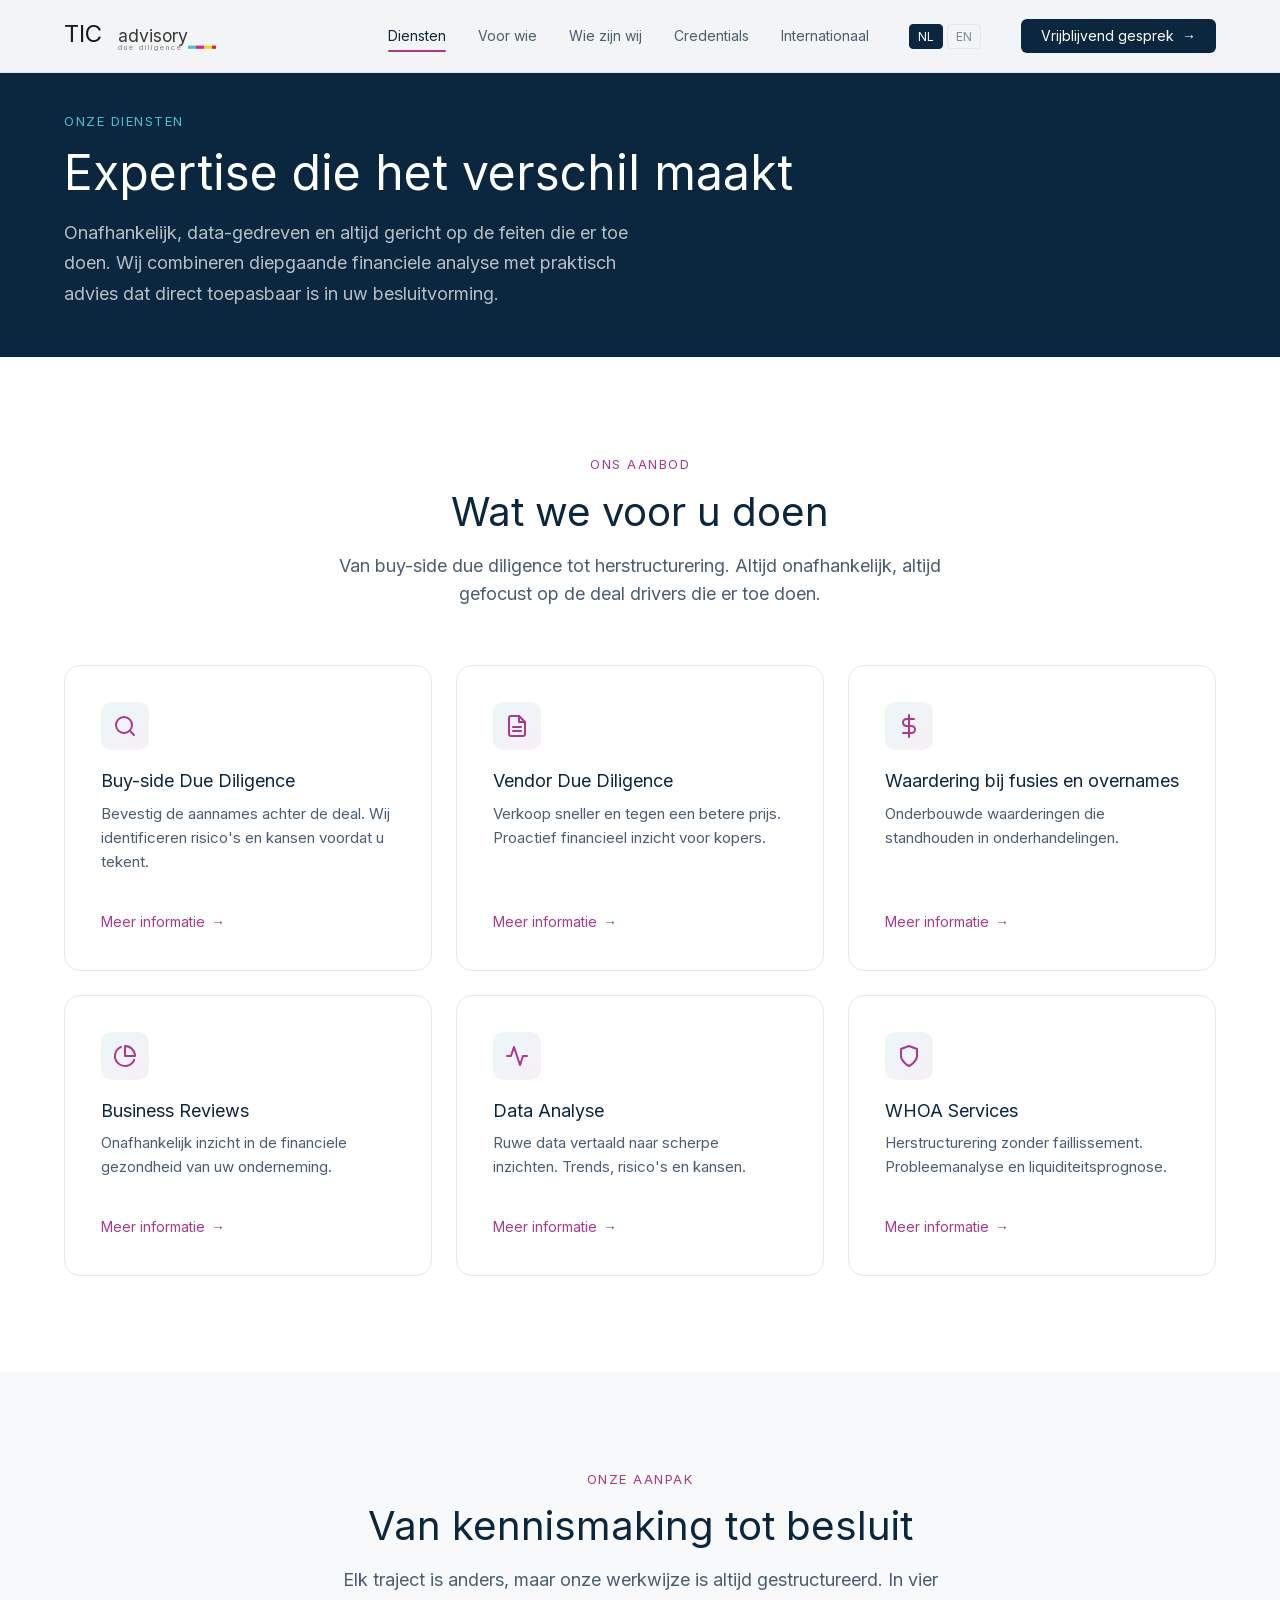
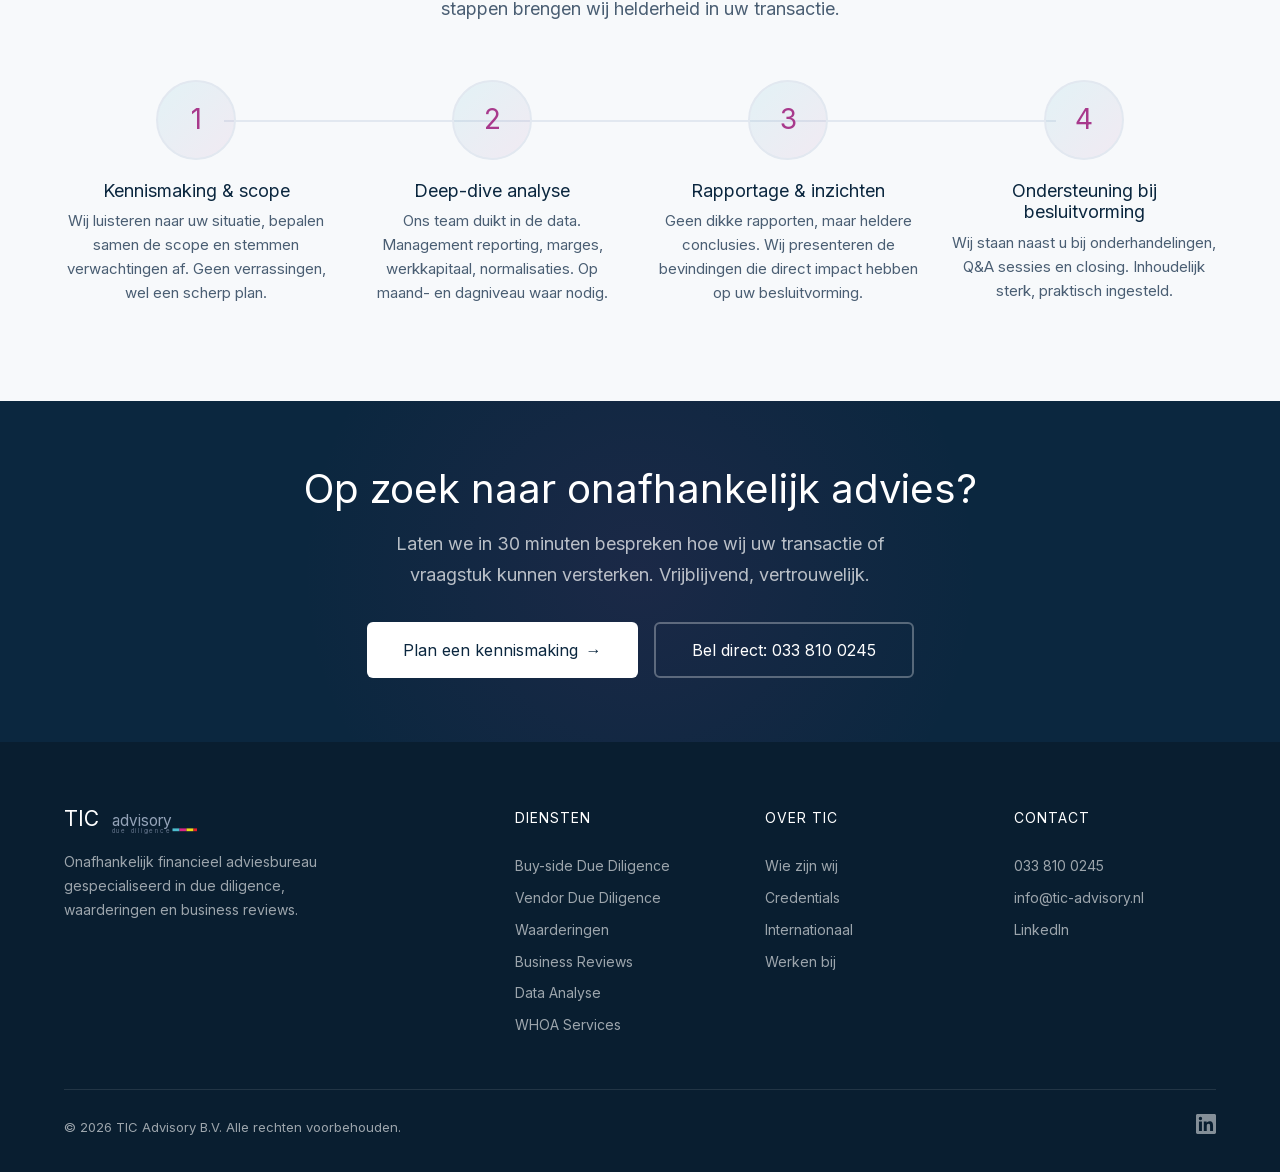
<file: diensten.html>
<!DOCTYPE html>
<html lang="nl">
<head>
  <meta charset="UTF-8">
  <meta name="viewport" content="width=device-width, initial-scale=1.0">
  <title>Onze diensten | TIC Advisory</title>
  <meta name="description" content="Financial due diligence, waarderingen, business reviews, data analyse en WHOA services. Onafhankelijk advies bij elke transactie.">
  <meta name="robots" content="noindex, nofollow">
  <link rel="preload" href="assets/fonts/inter-latin.woff2" as="font" type="font/woff2" crossorigin>
  <link rel="stylesheet" href="assets/style.css">
  <link rel="icon" href="data:image/svg+xml,<svg xmlns='http://www.w3.org/2000/svg' viewBox='0 0 100 100'><rect width='100' height='100' rx='16' fill='%230b273f'/><text x='50' y='68' font-family='sans-serif' font-size='48' font-weight='bold' fill='%234ebecf' text-anchor='middle'>TIC</text></svg>">
  <style>
    /* Process steps */
    .process-grid {
      display: grid;
      grid-template-columns: repeat(4, 1fr);
      gap: 32px;
      position: relative;
    }

    .process-grid::before {
      content: '';
      position: absolute;
      top: 40px;
      left: calc(12.5% + 16px);
      right: calc(12.5% + 16px);
      height: 2px;
      background: var(--border-light);
      z-index: 0;
    }

    .process-step {
      text-align: center;
      position: relative;
      z-index: 1;
    }

    .process-step__number {
      width: 80px;
      height: 80px;
      border-radius: 50%;
      background: linear-gradient(135deg, rgba(78, 190, 207, 0.12), rgba(168, 57, 140, 0.08));
      display: flex;
      align-items: center;
      justify-content: center;
      margin: 0 auto 20px;
      font-size: 28px;
      font-weight: 800;
      color: var(--tic-purple);
      border: 2px solid var(--border-light);
    }

    .process-step__title {
      font-size: 18px;
      font-weight: 700;
      margin-bottom: 8px;
      color: var(--text-primary);
    }

    .process-step__desc {
      font-size: 15px;
      color: var(--text-secondary);
      line-height: 1.6;
    }

    @media (max-width: 768px) {
      .process-grid {
        grid-template-columns: 1fr;
        gap: 40px;
      }

      .process-grid::before {
        top: 0;
        bottom: 0;
        left: 39px;
        right: auto;
        width: 2px;
        height: auto;
      }

      .process-step {
        display: grid;
        grid-template-columns: 80px 1fr;
        gap: 20px;
        text-align: left;
      }

      .process-step__number {
        margin: 0;
      }

      .process-step__content {
        padding-top: 8px;
      }
    }
  </style>
</head>
<body>

  <!-- ============ NAVIGATION ============ -->
  <nav class="nav" id="nav">
    <div class="nav__inner">
      <a href="index.html" class="nav__logo">
        <svg class="nav__logo-icon" viewBox="0 0 200 40" xmlns="http://www.w3.org/2000/svg">
          <text x="0" y="28" font-family="Inter, sans-serif" font-size="30" font-weight="900" fill="#191a1a">TIC</text>
          <text x="68" y="28" font-family="Inter, sans-serif" font-size="22" font-weight="400" fill="#3a3a3a">advisory</text>
          <text x="68" y="38" font-family="Inter, sans-serif" font-size="9" font-weight="400" fill="#888" letter-spacing="2.5">due diligence</text>
          <rect x="155" y="32" width="10" height="4" fill="#4EBECF"/>
          <rect x="165" y="32" width="10" height="4" fill="#D82785"/>
          <rect x="175" y="32" width="10" height="4" fill="#ECDA1A"/>
          <rect x="185" y="32" width="5" height="4" fill="#E41C28"/>
        </svg>
      </a>
      <div class="nav__links">
        <a href="diensten.html" class="nav__link nav__link--active">Diensten</a>
        <a href="voor-wie.html" class="nav__link">Voor wie</a>
        <a href="wie-zijn-wij.html" class="nav__link">Wie zijn wij</a>
        <a href="credentials.html" class="nav__link">Credentials</a>
        <a href="internationaal.html" class="nav__link">Internationaal</a>
        <div class="lang-toggle">
          <button class="lang-toggle__btn lang-toggle__btn--active" data-lang="nl">NL</button>
          <button class="lang-toggle__btn" data-lang="en">EN</button>
        </div>
        <a href="contact.html" class="btn btn--primary btn--sm nav__cta">Vrijblijvend gesprek <span class="btn__arrow">&rarr;</span></a>
      </div>
      <div class="lang-toggle nav__mobile-lang">
        <button class="lang-toggle__btn lang-toggle__btn--active" data-lang="nl">NL</button>
        <button class="lang-toggle__btn" data-lang="en">EN</button>
      </div>
      <button class="nav__mobile-toggle" id="mobileToggle" aria-label="Menu openen">
        <svg width="24" height="24" viewBox="0 0 24 24" fill="none" stroke="currentColor" stroke-width="2" stroke-linecap="round"><line x1="3" y1="6" x2="21" y2="6"/><line x1="3" y1="12" x2="21" y2="12"/><line x1="3" y1="18" x2="21" y2="18"/></svg>
      </button>
    </div>
    <div class="nav__mobile" id="mobileMenu">
      <a href="diensten.html" class="nav__mobile-link">Diensten</a>
      <a href="voor-wie.html" class="nav__mobile-link">Voor wie</a>
      <a href="wie-zijn-wij.html" class="nav__mobile-link">Wie zijn wij</a>
      <a href="credentials.html" class="nav__mobile-link">Credentials</a>
      <a href="internationaal.html" class="nav__mobile-link">Internationaal</a>
      <a href="werken-bij.html" class="nav__mobile-link">Werken bij</a>
      <div class="lang-toggle" style="display:flex;gap:8px;padding:14px 0;border-bottom:1px solid #e2e8f0;">
        <button class="lang-toggle__btn lang-toggle__btn--active" data-lang="nl">NL</button>
        <button class="lang-toggle__btn" data-lang="en">EN</button>
      </div>
      <div class="nav__mobile-cta">
        <a href="contact.html" class="btn btn--primary" style="width:100%;justify-content:center;">Vrijblijvend gesprek &rarr;</a>
      </div>
    </div>
  </nav>

  <!-- ============ PAGE HEADER ============ -->
  <section class="page-header">
    <div class="container">
      <div class="page-header__eyebrow">Onze diensten</div>
      <h1 class="page-header__title">Expertise die het verschil maakt</h1>
      <p class="page-header__subtitle">Onafhankelijk, data-gedreven en altijd gericht op de feiten die er toe doen. Wij combineren diepgaande financiele analyse met praktisch advies dat direct toepasbaar is in uw besluitvorming.</p>
    </div>
  </section>

  <!-- ============ SERVICES ============ -->
  <section class="section" id="diensten">
    <div class="container">
      <div class="section__header section__header--center reveal">
        <div class="section__eyebrow">Ons aanbod</div>
        <h2 class="section__title">Wat we voor u doen</h2>
        <p class="section__subtitle">Van buy-side due diligence tot herstructurering. Altijd onafhankelijk, altijd gefocust op de deal drivers die er toe doen.</p>
      </div>
      <div class="services-grid">
        <a href="diensten/buy-side-due-diligence.html" class="service-card reveal">
          <div class="service-card__icon">
            <svg width="24" height="24" viewBox="0 0 24 24" fill="none" stroke="#a8398c" stroke-width="2" stroke-linecap="round" stroke-linejoin="round"><circle cx="11" cy="11" r="8"/><line x1="21" y1="21" x2="16.65" y2="16.65"/></svg>
          </div>
          <h3 class="service-card__title">Buy-side Due Diligence</h3>
          <p class="service-card__desc">Bevestig de aannames achter de deal. Wij identificeren risico's en kansen voordat u tekent.</p>
          <span class="service-card__link">Meer informatie <span>&rarr;</span></span>
        </a>
        <a href="diensten/vendor-due-diligence.html" class="service-card reveal">
          <div class="service-card__icon">
            <svg width="24" height="24" viewBox="0 0 24 24" fill="none" stroke="#a8398c" stroke-width="2" stroke-linecap="round" stroke-linejoin="round"><path d="M14 2H6a2 2 0 0 0-2 2v16a2 2 0 0 0 2 2h12a2 2 0 0 0 2-2V8z"/><polyline points="14 2 14 8 20 8"/><line x1="16" y1="13" x2="8" y2="13"/><line x1="16" y1="17" x2="8" y2="17"/></svg>
          </div>
          <h3 class="service-card__title">Vendor Due Diligence</h3>
          <p class="service-card__desc">Verkoop sneller en tegen een betere prijs. Proactief financieel inzicht voor kopers.</p>
          <span class="service-card__link">Meer informatie <span>&rarr;</span></span>
        </a>
        <a href="diensten/waarderingen.html" class="service-card reveal">
          <div class="service-card__icon">
            <svg width="24" height="24" viewBox="0 0 24 24" fill="none" stroke="#a8398c" stroke-width="2" stroke-linecap="round" stroke-linejoin="round"><line x1="12" y1="1" x2="12" y2="23"/><path d="M17 5H9.5a3.5 3.5 0 0 0 0 7h5a3.5 3.5 0 0 1 0 7H6"/></svg>
          </div>
          <h3 class="service-card__title">Waardering bij fusies en overnames</h3>
          <p class="service-card__desc">Onderbouwde waarderingen die standhouden in onderhandelingen.</p>
          <span class="service-card__link">Meer informatie <span>&rarr;</span></span>
        </a>
        <a href="diensten/business-reviews.html" class="service-card reveal">
          <div class="service-card__icon">
            <svg width="24" height="24" viewBox="0 0 24 24" fill="none" stroke="#a8398c" stroke-width="2" stroke-linecap="round" stroke-linejoin="round"><path d="M21.21 15.89A10 10 0 1 1 8 2.83"/><path d="M22 12A10 10 0 0 0 12 2v10z"/></svg>
          </div>
          <h3 class="service-card__title">Business Reviews</h3>
          <p class="service-card__desc">Onafhankelijk inzicht in de financiele gezondheid van uw onderneming.</p>
          <span class="service-card__link">Meer informatie <span>&rarr;</span></span>
        </a>
        <a href="diensten/data-analyse.html" class="service-card reveal">
          <div class="service-card__icon">
            <svg width="24" height="24" viewBox="0 0 24 24" fill="none" stroke="#a8398c" stroke-width="2" stroke-linecap="round" stroke-linejoin="round"><polyline points="22 12 18 12 15 21 9 3 6 12 2 12"/></svg>
          </div>
          <h3 class="service-card__title">Data Analyse</h3>
          <p class="service-card__desc">Ruwe data vertaald naar scherpe inzichten. Trends, risico's en kansen.</p>
          <span class="service-card__link">Meer informatie <span>&rarr;</span></span>
        </a>
        <a href="diensten/whoa-services.html" class="service-card reveal">
          <div class="service-card__icon">
            <svg width="24" height="24" viewBox="0 0 24 24" fill="none" stroke="#a8398c" stroke-width="2" stroke-linecap="round" stroke-linejoin="round"><path d="M12 22s8-4 8-10V5l-8-3-8 3v7c0 6 8 10 8 10z"/></svg>
          </div>
          <h3 class="service-card__title">WHOA Services</h3>
          <p class="service-card__desc">Herstructurering zonder faillissement. Probleemanalyse en liquiditeitsprognose.</p>
          <span class="service-card__link">Meer informatie <span>&rarr;</span></span>
        </a>
      </div>
    </div>
  </section>

  <!-- ============ PROCESS / AANPAK ============ -->
  <section class="section section--light" id="aanpak">
    <div class="container">
      <div class="section__header section__header--center reveal">
        <div class="section__eyebrow">Onze aanpak</div>
        <h2 class="section__title">Van kennismaking tot besluit</h2>
        <p class="section__subtitle">Elk traject is anders, maar onze werkwijze is altijd gestructureerd. In vier stappen brengen wij helderheid in uw transactie.</p>
      </div>
      <div class="process-grid">
        <div class="process-step reveal">
          <div class="process-step__number">1</div>
          <div class="process-step__content">
            <h3 class="process-step__title">Kennismaking &amp; scope</h3>
            <p class="process-step__desc">Wij luisteren naar uw situatie, bepalen samen de scope en stemmen verwachtingen af. Geen verrassingen, wel een scherp plan.</p>
          </div>
        </div>
        <div class="process-step reveal">
          <div class="process-step__number">2</div>
          <div class="process-step__content">
            <h3 class="process-step__title">Deep-dive analyse</h3>
            <p class="process-step__desc">Ons team duikt in de data. Management reporting, marges, werkkapitaal, normalisaties. Op maand- en dagniveau waar nodig.</p>
          </div>
        </div>
        <div class="process-step reveal">
          <div class="process-step__number">3</div>
          <div class="process-step__content">
            <h3 class="process-step__title">Rapportage &amp; inzichten</h3>
            <p class="process-step__desc">Geen dikke rapporten, maar heldere conclusies. Wij presenteren de bevindingen die direct impact hebben op uw besluitvorming.</p>
          </div>
        </div>
        <div class="process-step reveal">
          <div class="process-step__number">4</div>
          <div class="process-step__content">
            <h3 class="process-step__title">Ondersteuning bij besluitvorming</h3>
            <p class="process-step__desc">Wij staan naast u bij onderhandelingen, Q&amp;A sessies en closing. Inhoudelijk sterk, praktisch ingesteld.</p>
          </div>
        </div>
      </div>
    </div>
  </section>

  <!-- ============ CTA BANNER ============ -->
  <section class="cta-banner">
    <div class="container cta-banner__inner">
      <h2 class="cta-banner__title">Op zoek naar onafhankelijk advies?</h2>
      <p class="cta-banner__subtitle">Laten we in 30 minuten bespreken hoe wij uw transactie of vraagstuk kunnen versterken. Vrijblijvend, vertrouwelijk.</p>
      <div class="cta-banner__actions">
        <a href="contact.html" class="btn btn--primary btn--lg">Plan een kennismaking <span class="btn__arrow">&rarr;</span></a>
        <a href="tel:0338100245" class="btn btn--ghost btn--lg">Bel direct: 033 810 0245</a>
      </div>
    </div>
  </section>

  <!-- ============ FOOTER ============ -->
  <footer class="footer">
    <div class="container">
      <div class="footer__grid">
        <div class="footer__brand">
          <a href="index.html" class="footer__logo">
            <svg class="footer__logo-icon" viewBox="0 0 200 40" xmlns="http://www.w3.org/2000/svg">
              <text x="0" y="28" font-family="Inter, sans-serif" font-size="30" font-weight="900" fill="#ffffff">TIC</text>
              <text x="68" y="28" font-family="Inter, sans-serif" font-size="22" font-weight="400" fill="#94a3b8">advisory</text>
              <text x="68" y="38" font-family="Inter, sans-serif" font-size="9" font-weight="400" fill="#64748b" letter-spacing="2.5">due diligence</text>
              <rect x="155" y="32" width="10" height="4" fill="#4EBECF"/>
              <rect x="165" y="32" width="10" height="4" fill="#D82785"/>
              <rect x="175" y="32" width="10" height="4" fill="#ECDA1A"/>
              <rect x="185" y="32" width="5" height="4" fill="#E41C28"/>
            </svg>
          </a>
          <p class="footer__desc">Onafhankelijk financieel adviesbureau gespecialiseerd in due diligence, waarderingen en business reviews.</p>
        </div>
        <div>
          <div class="footer__heading">Diensten</div>
          <a href="diensten/buy-side-due-diligence.html" class="footer__link">Buy-side Due Diligence</a>
          <a href="diensten/vendor-due-diligence.html" class="footer__link">Vendor Due Diligence</a>
          <a href="diensten/waarderingen.html" class="footer__link">Waarderingen</a>
          <a href="diensten/business-reviews.html" class="footer__link">Business Reviews</a>
          <a href="diensten/data-analyse.html" class="footer__link">Data Analyse</a>
          <a href="diensten/whoa-services.html" class="footer__link">WHOA Services</a>
        </div>
        <div>
          <div class="footer__heading">Over TIC</div>
          <a href="wie-zijn-wij.html" class="footer__link">Wie zijn wij</a>
          <a href="credentials.html" class="footer__link">Credentials</a>
          <a href="internationaal.html" class="footer__link">Internationaal</a>
          <a href="werken-bij.html" class="footer__link">Werken bij</a>
        </div>
        <div>
          <div class="footer__heading">Contact</div>
          <a href="tel:0338100245" class="footer__link">033 810 0245</a>
          <a href="mailto:info@tic-advisory.nl" class="footer__link">info@tic-advisory.nl</a>
          <a href="https://www.linkedin.com/company/tic-advisory/" target="_blank" rel="noopener" class="footer__link">LinkedIn</a>
        </div>
      </div>
      <div class="footer__bottom">
        <span>&copy; 2026 TIC Advisory B.V. Alle rechten voorbehouden.</span>
        <div class="footer__social">
          <a href="https://www.linkedin.com/company/tic-advisory/" target="_blank" rel="noopener" aria-label="LinkedIn">
            <svg width="20" height="20" viewBox="0 0 24 24" fill="currentColor"><path d="M20.447 20.452h-3.554v-5.569c0-1.328-.027-3.037-1.852-3.037-1.853 0-2.136 1.445-2.136 2.939v5.667H9.351V9h3.414v1.561h.046c.477-.9 1.637-1.85 3.37-1.85 3.601 0 4.267 2.37 4.267 5.455v6.286zM5.337 7.433a2.062 2.062 0 0 1-2.063-2.065 2.064 2.064 0 1 1 2.063 2.065zm1.782 13.019H3.555V9h3.564v11.452zM22.225 0H1.771C.792 0 0 .774 0 1.729v20.542C0 23.227.792 24 1.771 24h20.451C23.2 24 24 23.227 24 22.271V1.729C24 .774 23.2 0 22.222 0h.003z"/></svg>
          </a>
        </div>
      </div>
    </div>
  </footer>

  <!-- ============ STICKY MOBILE CTA ============ -->
  <div class="sticky-cta" id="stickyCta">
    <div class="sticky-cta__inner">
      <a href="tel:0338100245" class="btn btn--secondary btn--sm sticky-cta__btn">Bel ons</a>
      <a href="contact.html" class="btn btn--primary btn--sm sticky-cta__btn">Vrijblijvend gesprek</a>
    </div>
  </div>

  <!-- ============ SCRIPTS ============ -->
  <script>
    // Mobile menu toggle
    var toggle = document.getElementById('mobileToggle');
    var menu = document.getElementById('mobileMenu');
    toggle.addEventListener('click', function() {
      menu.classList.toggle('active');
      var isOpen = menu.classList.contains('active');
      toggle.setAttribute('aria-label', isOpen ? 'Menu sluiten' : 'Menu openen');
      toggle.innerHTML = isOpen
        ? '<svg width="24" height="24" viewBox="0 0 24 24" fill="none" stroke="currentColor" stroke-width="2" stroke-linecap="round"><line x1="18" y1="6" x2="6" y2="18"/><line x1="6" y1="6" x2="18" y2="18"/></svg>'
        : '<svg width="24" height="24" viewBox="0 0 24 24" fill="none" stroke="currentColor" stroke-width="2" stroke-linecap="round"><line x1="3" y1="6" x2="21" y2="6"/><line x1="3" y1="12" x2="21" y2="12"/><line x1="3" y1="18" x2="21" y2="18"/></svg>';
    });

    // Nav shadow on scroll
    var nav = document.getElementById('nav');
    window.addEventListener('scroll', function() {
      nav.classList.toggle('nav--scrolled', window.scrollY > 10);
    }, { passive: true });

    // Reveal animations (with polyfill for older mobile browsers)
    var ric = window.requestIdleCallback || function(cb) { setTimeout(cb, 1); };
    ric(function() {
      var observer = new IntersectionObserver(function(entries) {
        entries.forEach(function(entry) {
          if (entry.isIntersecting) {
            entry.target.classList.add('visible');
            observer.unobserve(entry.target);
          }
        });
      }, { threshold: 0.1, rootMargin: '0px 0px -40px 0px' });

      document.querySelectorAll('.reveal').forEach(function(el) { observer.observe(el); });
    });
  </script>

</body>
</html>
</file>
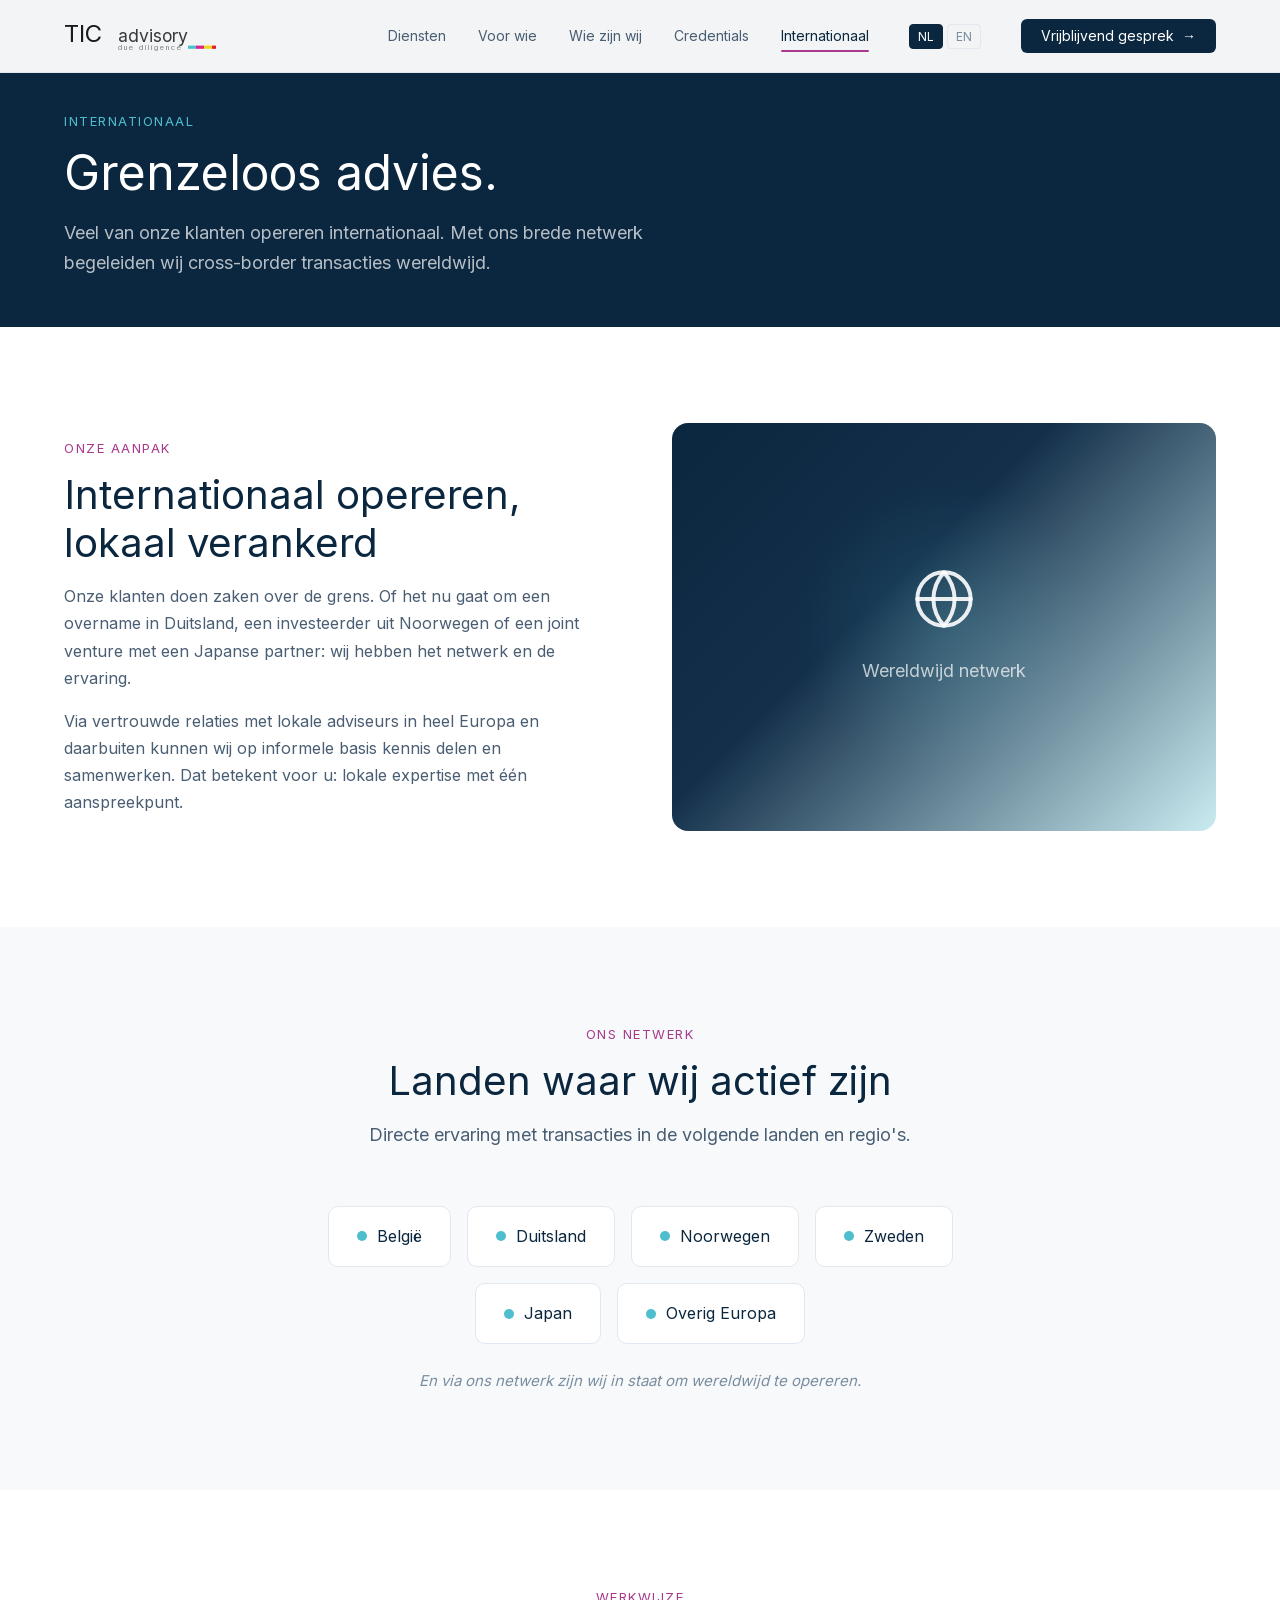
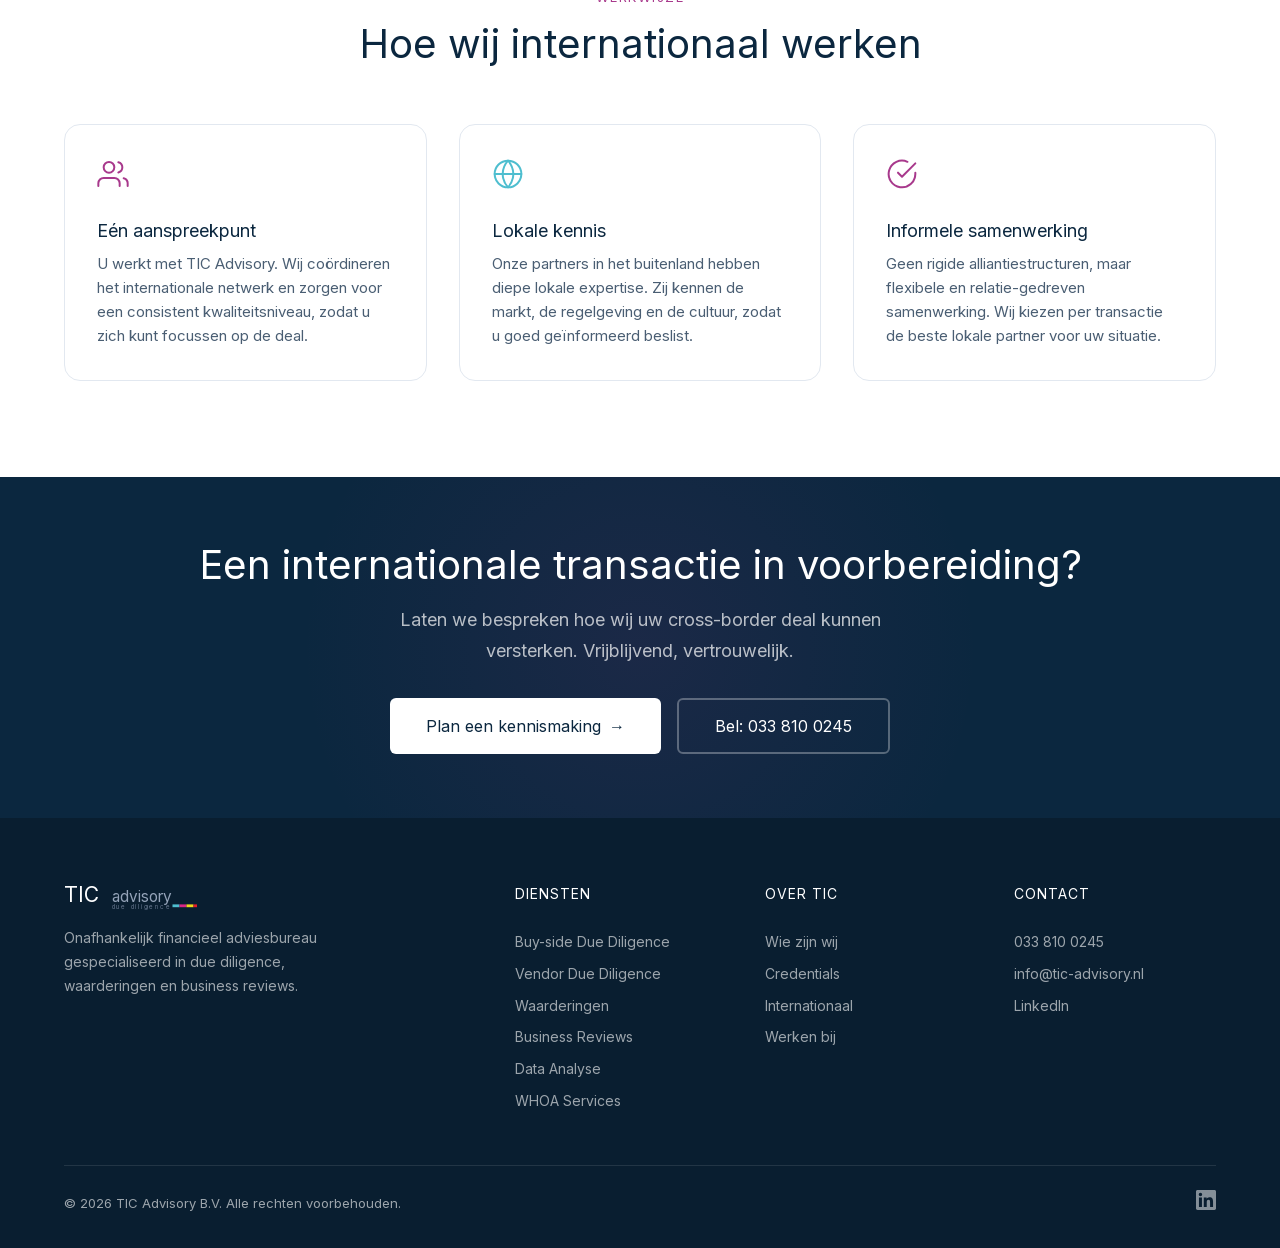
<file: internationaal.html>
<!DOCTYPE html>
<html lang="nl">
<head>
  <meta charset="UTF-8">
  <meta name="viewport" content="width=device-width, initial-scale=1.0">
  <title>Internationaal | TIC Advisory</title>
  <meta name="description" content="Cross-border transacties met een betrouwbaar internationaal netwerk. TIC Advisory begeleidt internationale deals met partners wereldwijd.">
  <meta name="robots" content="noindex, nofollow">
  <link rel="preload" href="assets/fonts/inter-latin.woff2" as="font" type="font/woff2" crossorigin>
  <link rel="stylesheet" href="assets/style.css">
  <link rel="icon" href="data:image/svg+xml,<svg xmlns='http://www.w3.org/2000/svg' viewBox='0 0 100 100'><rect width='100' height='100' rx='16' fill='%230b273f'/><text x='50' y='68' font-family='sans-serif' font-size='48' font-weight='bold' fill='%234ebecf' text-anchor='middle'>TIC</text></svg>">
  <style>
    .countries-grid {
      display: flex;
      flex-wrap: wrap;
      gap: 16px;
      justify-content: center;
      max-width: 700px;
      margin: 0 auto;
    }

    .country-tag {
      display: flex;
      align-items: center;
      gap: 10px;
      font-size: 16px;
      font-weight: 600;
      color: var(--text-primary);
      background: var(--bg-white);
      padding: 16px 28px;
      border-radius: var(--radius-md);
      border: 1px solid var(--border-light);
      transition: all var(--transition-base);
    }

    .country-tag:hover {
      border-color: var(--tic-blue);
      box-shadow: var(--shadow-sm);
    }

    .country-tag__dot {
      width: 10px;
      height: 10px;
      border-radius: 50%;
      background: var(--tic-blue);
      flex-shrink: 0;
    }

    .network-note {
      text-align: center;
      margin-top: 24px;
      font-size: 15px;
      color: var(--text-muted);
      font-style: italic;
    }
  </style>
</head>
<body>

  <!-- ============ NAVIGATION ============ -->
  <nav class="nav" id="nav">
    <div class="nav__inner">
      <a href="index.html" class="nav__logo">
        <svg class="nav__logo-icon" viewBox="0 0 200 40" xmlns="http://www.w3.org/2000/svg">
          <text x="0" y="28" font-family="Inter, sans-serif" font-size="30" font-weight="900" fill="#191a1a">TIC</text>
          <text x="68" y="28" font-family="Inter, sans-serif" font-size="22" font-weight="400" fill="#3a3a3a">advisory</text>
          <text x="68" y="38" font-family="Inter, sans-serif" font-size="9" font-weight="400" fill="#888" letter-spacing="2.5">due diligence</text>
          <rect x="155" y="32" width="10" height="4" fill="#4EBECF"/>
          <rect x="165" y="32" width="10" height="4" fill="#D82785"/>
          <rect x="175" y="32" width="10" height="4" fill="#ECDA1A"/>
          <rect x="185" y="32" width="5" height="4" fill="#E41C28"/>
        </svg>
      </a>
      <div class="nav__links">
        <a href="diensten.html" class="nav__link">Diensten</a>
        <a href="voor-wie.html" class="nav__link">Voor wie</a>
        <a href="wie-zijn-wij.html" class="nav__link">Wie zijn wij</a>
        <a href="credentials.html" class="nav__link">Credentials</a>
        <a href="internationaal.html" class="nav__link nav__link--active">Internationaal</a>
        <div class="lang-toggle">
          <button class="lang-toggle__btn lang-toggle__btn--active" data-lang="nl">NL</button>
          <button class="lang-toggle__btn" data-lang="en">EN</button>
        </div>
        <a href="contact.html" class="btn btn--primary btn--sm nav__cta">Vrijblijvend gesprek <span class="btn__arrow">&rarr;</span></a>
      </div>
      <div class="lang-toggle nav__mobile-lang">
        <button class="lang-toggle__btn lang-toggle__btn--active" data-lang="nl">NL</button>
        <button class="lang-toggle__btn" data-lang="en">EN</button>
      </div>
      <button class="nav__mobile-toggle" id="mobileToggle" aria-label="Menu openen">
        <svg width="24" height="24" viewBox="0 0 24 24" fill="none" stroke="currentColor" stroke-width="2" stroke-linecap="round"><line x1="3" y1="6" x2="21" y2="6"/><line x1="3" y1="12" x2="21" y2="12"/><line x1="3" y1="18" x2="21" y2="18"/></svg>
      </button>
    </div>
    <div class="nav__mobile" id="mobileMenu">
      <a href="diensten.html" class="nav__mobile-link">Diensten</a>
      <a href="voor-wie.html" class="nav__mobile-link">Voor wie</a>
      <a href="wie-zijn-wij.html" class="nav__mobile-link">Wie zijn wij</a>
      <a href="credentials.html" class="nav__mobile-link">Credentials</a>
      <a href="internationaal.html" class="nav__mobile-link">Internationaal</a>
      <a href="werken-bij.html" class="nav__mobile-link">Werken bij</a>
      <div class="lang-toggle" style="display:flex;gap:8px;padding:14px 0;border-bottom:1px solid #e2e8f0;">
        <button class="lang-toggle__btn lang-toggle__btn--active" data-lang="nl">NL</button>
        <button class="lang-toggle__btn" data-lang="en">EN</button>
      </div>
      <div class="nav__mobile-cta">
        <a href="contact.html" class="btn btn--primary" style="width:100%;justify-content:center;">Vrijblijvend gesprek &rarr;</a>
      </div>
    </div>
  </nav>

  <!-- ============ PAGE HEADER ============ -->
  <section class="page-header">
    <div class="container">
      <div class="page-header__eyebrow">Internationaal</div>
      <h1 class="page-header__title">Grenzeloos advies.</h1>
      <p class="page-header__subtitle">Veel van onze klanten opereren internationaal. Met ons brede netwerk begeleiden wij cross-border transacties wereldwijd.</p>
    </div>
  </section>

  <!-- ============ INTERNATIONAL APPROACH ============ -->
  <section class="section">
    <div class="container">
      <div class="content-split reveal">
        <div class="content-block">
          <div class="section__eyebrow">Onze aanpak</div>
          <h2 class="section__title">Internationaal opereren, lokaal verankerd</h2>
          <p>Onze klanten doen zaken over de grens. Of het nu gaat om een overname in Duitsland, een investeerder uit Noorwegen of een joint venture met een Japanse partner: wij hebben het netwerk en de ervaring.</p>
          <p>Via vertrouwde relaties met lokale adviseurs in heel Europa en daarbuiten kunnen wij op informele basis kennis delen en samenwerken. Dat betekent voor u: lokale expertise met één aanspreekpunt.</p>
        </div>
        <div>
          <div style="width:100%;aspect-ratio:4/3;border-radius:var(--radius-lg);background:linear-gradient(135deg, var(--bg-dark) 0%, var(--tic-dark-light) 40%, rgba(78,190,207,0.3) 100%);display:flex;align-items:center;justify-content:center;position:relative;overflow:hidden;">
            <div style="position:absolute;top:50%;left:50%;transform:translate(-50%,-50%);width:300px;height:300px;background:radial-gradient(circle, rgba(78,190,207,0.15) 0%, transparent 70%);pointer-events:none;"></div>
            <div style="text-align:center;position:relative;z-index:1;">
              <svg width="64" height="64" viewBox="0 0 24 24" fill="none" stroke="rgba(255,255,255,0.9)" stroke-width="1.5" stroke-linecap="round" stroke-linejoin="round"><circle cx="12" cy="12" r="10"/><line x1="2" y1="12" x2="22" y2="12"/><path d="M12 2a15.3 15.3 0 0 1 4 10 15.3 15.3 0 0 1-4 10 15.3 15.3 0 0 1-4-10 15.3 15.3 0 0 1 4-10z"/></svg>
              <div style="font-size:18px;color:rgba(255,255,255,0.7);margin-top:16px;font-weight:500;">Wereldwijd netwerk</div>
            </div>
          </div>
        </div>
      </div>
    </div>
  </section>

  <!-- ============ COUNTRIES ============ -->
  <section class="section section--light" id="landen">
    <div class="container">
      <div class="section__header section__header--center reveal">
        <div class="section__eyebrow">Ons netwerk</div>
        <h2 class="section__title">Landen waar wij actief zijn</h2>
        <p class="section__subtitle">Directe ervaring met transacties in de volgende landen en regio's.</p>
      </div>
      <div class="countries-grid reveal">
        <span class="country-tag"><span class="country-tag__dot"></span>België</span>
        <span class="country-tag"><span class="country-tag__dot"></span>Duitsland</span>
        <span class="country-tag"><span class="country-tag__dot"></span>Noorwegen</span>
        <span class="country-tag"><span class="country-tag__dot"></span>Zweden</span>
        <span class="country-tag"><span class="country-tag__dot"></span>Japan</span>
        <span class="country-tag"><span class="country-tag__dot"></span>Overig Europa</span>
      </div>
      <p class="network-note reveal">En via ons netwerk zijn wij in staat om wereldwijd te opereren.</p>
    </div>
  </section>

  <!-- ============ USP SECTION ============ -->
  <section class="section" id="werkwijze">
    <div class="container">
      <div class="section__header section__header--center reveal">
        <div class="section__eyebrow">Werkwijze</div>
        <h2 class="section__title">Hoe wij internationaal werken</h2>
      </div>
      <div class="usp-grid">
        <div class="usp-card reveal">
          <div class="usp-card__icon">
            <svg width="32" height="32" viewBox="0 0 24 24" fill="none" stroke="#a8398c" stroke-width="1.5" stroke-linecap="round" stroke-linejoin="round"><path d="M17 21v-2a4 4 0 0 0-4-4H5a4 4 0 0 0-4 4v2"/><circle cx="9" cy="7" r="4"/><path d="M23 21v-2a4 4 0 0 0-3-3.87"/><path d="M16 3.13a4 4 0 0 1 0 7.75"/></svg>
          </div>
          <h3 class="usp-card__title">Eén aanspreekpunt</h3>
          <p class="usp-card__desc">U werkt met TIC Advisory. Wij coördineren het internationale netwerk en zorgen voor een consistent kwaliteitsniveau, zodat u zich kunt focussen op de deal.</p>
        </div>
        <div class="usp-card reveal">
          <div class="usp-card__icon">
            <svg width="32" height="32" viewBox="0 0 24 24" fill="none" stroke="#4ebecf" stroke-width="1.5" stroke-linecap="round" stroke-linejoin="round"><circle cx="12" cy="12" r="10"/><line x1="2" y1="12" x2="22" y2="12"/><path d="M12 2a15.3 15.3 0 0 1 4 10 15.3 15.3 0 0 1-4 10 15.3 15.3 0 0 1-4-10 15.3 15.3 0 0 1 4-10z"/></svg>
          </div>
          <h3 class="usp-card__title">Lokale kennis</h3>
          <p class="usp-card__desc">Onze partners in het buitenland hebben diepe lokale expertise. Zij kennen de markt, de regelgeving en de cultuur, zodat u goed geïnformeerd beslist.</p>
        </div>
        <div class="usp-card reveal">
          <div class="usp-card__icon">
            <svg width="32" height="32" viewBox="0 0 24 24" fill="none" stroke="#a8398c" stroke-width="1.5" stroke-linecap="round" stroke-linejoin="round"><path d="M22 11.08V12a10 10 0 1 1-5.93-9.14"/><polyline points="22 4 12 14.01 9 11.01"/></svg>
          </div>
          <h3 class="usp-card__title">Informele samenwerking</h3>
          <p class="usp-card__desc">Geen rigide alliantiestructuren, maar flexibele en relatie-gedreven samenwerking. Wij kiezen per transactie de beste lokale partner voor uw situatie.</p>
        </div>
      </div>
    </div>
  </section>

  <!-- ============ CTA BANNER ============ -->
  <section class="cta-banner">
    <div class="container cta-banner__inner">
      <h2 class="cta-banner__title">Een internationale transactie in voorbereiding?</h2>
      <p class="cta-banner__subtitle">Laten we bespreken hoe wij uw cross-border deal kunnen versterken. Vrijblijvend, vertrouwelijk.</p>
      <div class="cta-banner__actions">
        <a href="contact.html" class="btn btn--primary btn--lg">Plan een kennismaking <span class="btn__arrow">&rarr;</span></a>
        <a href="tel:0338100245" class="btn btn--ghost btn--lg">Bel: 033 810 0245</a>
      </div>
    </div>
  </section>

  <!-- ============ FOOTER ============ -->
  <footer class="footer">
    <div class="container">
      <div class="footer__grid">
        <div class="footer__brand">
          <a href="index.html" class="footer__logo">
            <svg class="footer__logo-icon" viewBox="0 0 200 40" xmlns="http://www.w3.org/2000/svg">
              <text x="0" y="28" font-family="Inter, sans-serif" font-size="30" font-weight="900" fill="#ffffff">TIC</text>
              <text x="68" y="28" font-family="Inter, sans-serif" font-size="22" font-weight="400" fill="#94a3b8">advisory</text>
              <text x="68" y="38" font-family="Inter, sans-serif" font-size="9" font-weight="400" fill="#64748b" letter-spacing="2.5">due diligence</text>
              <rect x="155" y="32" width="10" height="4" fill="#4EBECF"/>
              <rect x="165" y="32" width="10" height="4" fill="#D82785"/>
              <rect x="175" y="32" width="10" height="4" fill="#ECDA1A"/>
              <rect x="185" y="32" width="5" height="4" fill="#E41C28"/>
            </svg>
          </a>
          <p class="footer__desc">Onafhankelijk financieel adviesbureau gespecialiseerd in due diligence, waarderingen en business reviews.</p>
        </div>
        <div>
          <div class="footer__heading">Diensten</div>
          <a href="diensten/buy-side-due-diligence.html" class="footer__link">Buy-side Due Diligence</a>
          <a href="diensten/vendor-due-diligence.html" class="footer__link">Vendor Due Diligence</a>
          <a href="diensten/waarderingen.html" class="footer__link">Waarderingen</a>
          <a href="diensten/business-reviews.html" class="footer__link">Business Reviews</a>
          <a href="diensten/data-analyse.html" class="footer__link">Data Analyse</a>
          <a href="diensten/whoa-services.html" class="footer__link">WHOA Services</a>
        </div>
        <div>
          <div class="footer__heading">Over TIC</div>
          <a href="wie-zijn-wij.html" class="footer__link">Wie zijn wij</a>
          <a href="credentials.html" class="footer__link">Credentials</a>
          <a href="internationaal.html" class="footer__link">Internationaal</a>
          <a href="werken-bij.html" class="footer__link">Werken bij</a>
        </div>
        <div>
          <div class="footer__heading">Contact</div>
          <a href="tel:0338100245" class="footer__link">033 810 0245</a>
          <a href="mailto:info@tic-advisory.nl" class="footer__link">info@tic-advisory.nl</a>
          <a href="https://www.linkedin.com/company/tic-advisory/" target="_blank" rel="noopener" class="footer__link">LinkedIn</a>
        </div>
      </div>
      <div class="footer__bottom">
        <span>&copy; 2026 TIC Advisory B.V. Alle rechten voorbehouden.</span>
        <div class="footer__social">
          <a href="https://www.linkedin.com/company/tic-advisory/" target="_blank" rel="noopener" aria-label="LinkedIn">
            <svg width="20" height="20" viewBox="0 0 24 24" fill="currentColor"><path d="M20.447 20.452h-3.554v-5.569c0-1.328-.027-3.037-1.852-3.037-1.853 0-2.136 1.445-2.136 2.939v5.667H9.351V9h3.414v1.561h.046c.477-.9 1.637-1.85 3.37-1.85 3.601 0 4.267 2.37 4.267 5.455v6.286zM5.337 7.433a2.062 2.062 0 0 1-2.063-2.065 2.064 2.064 0 1 1 2.063 2.065zm1.782 13.019H3.555V9h3.564v11.452zM22.225 0H1.771C.792 0 0 .774 0 1.729v20.542C0 23.227.792 24 1.771 24h20.451C23.2 24 24 23.227 24 22.271V1.729C24 .774 23.2 0 22.222 0h.003z"/></svg>
          </a>
        </div>
      </div>
    </div>
  </footer>

  <!-- ============ STICKY MOBILE CTA ============ -->
  <div class="sticky-cta" id="stickyCta">
    <div class="sticky-cta__inner">
      <a href="tel:0338100245" class="btn btn--secondary btn--sm sticky-cta__btn">Bel ons</a>
      <a href="contact.html" class="btn btn--primary btn--sm sticky-cta__btn">Vrijblijvend gesprek</a>
    </div>
  </div>

  <!-- ============ SCRIPTS ============ -->
  <script>
    // Mobile menu toggle
    var toggle = document.getElementById('mobileToggle');
    var menu = document.getElementById('mobileMenu');
    toggle.addEventListener('click', function() {
      menu.classList.toggle('active');
      var isOpen = menu.classList.contains('active');
      toggle.setAttribute('aria-label', isOpen ? 'Menu sluiten' : 'Menu openen');
      toggle.innerHTML = isOpen
        ? '<svg width="24" height="24" viewBox="0 0 24 24" fill="none" stroke="currentColor" stroke-width="2" stroke-linecap="round"><line x1="18" y1="6" x2="6" y2="18"/><line x1="6" y1="6" x2="18" y2="18"/></svg>'
        : '<svg width="24" height="24" viewBox="0 0 24 24" fill="none" stroke="currentColor" stroke-width="2" stroke-linecap="round"><line x1="3" y1="6" x2="21" y2="6"/><line x1="3" y1="12" x2="21" y2="12"/><line x1="3" y1="18" x2="21" y2="18"/></svg>';
    });

    // Nav shadow on scroll
    var nav = document.getElementById('nav');
    window.addEventListener('scroll', function() {
      nav.classList.toggle('nav--scrolled', window.scrollY > 10);
    }, { passive: true });

    // Reveal animations (with polyfill for older mobile browsers)
    var ric = window.requestIdleCallback || function(cb) { setTimeout(cb, 1); };
    ric(function() {
      var observer = new IntersectionObserver(function(entries) {
        entries.forEach(function(entry) {
          if (entry.isIntersecting) {
            entry.target.classList.add('visible');
            observer.unobserve(entry.target);
          }
        });
      }, { threshold: 0.1, rootMargin: '0px 0px -40px 0px' });

      document.querySelectorAll('.reveal').forEach(function(el) { observer.observe(el); });
    });
  </script>

</body>
</html>
</file>
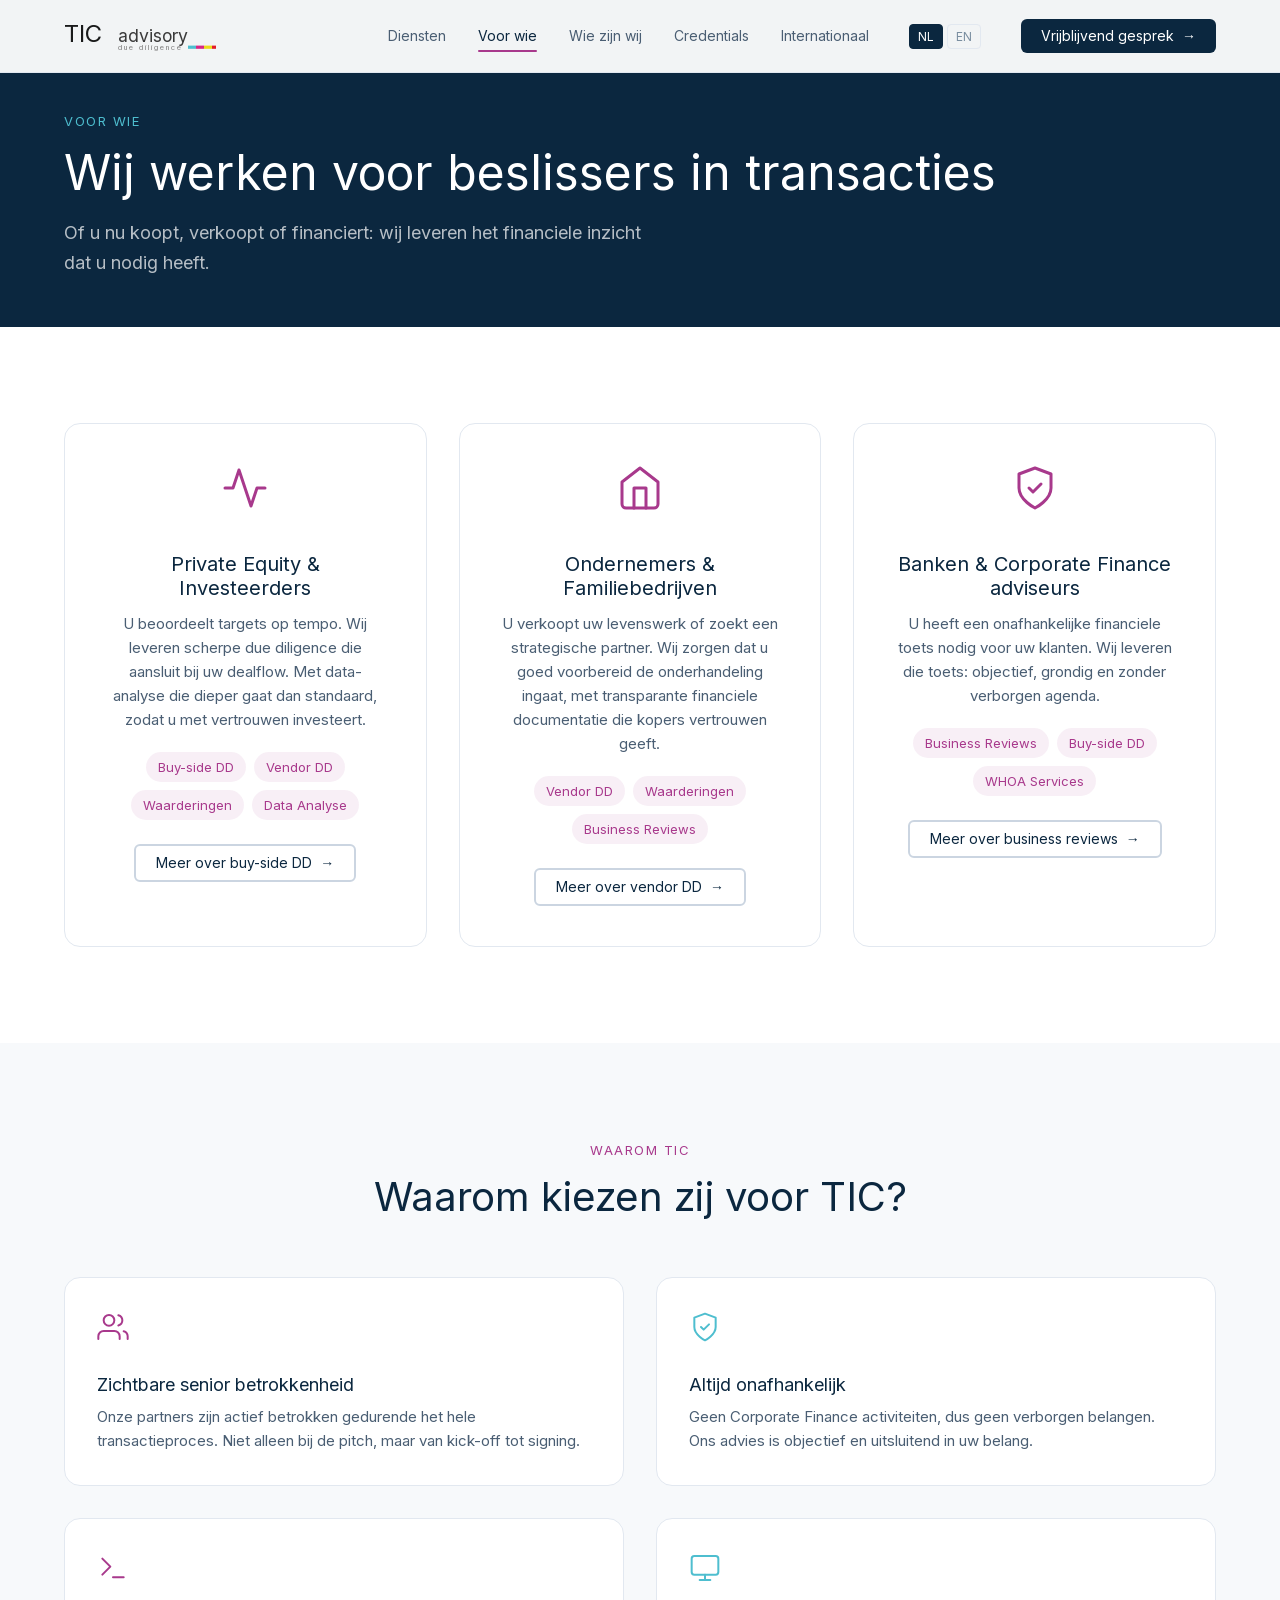
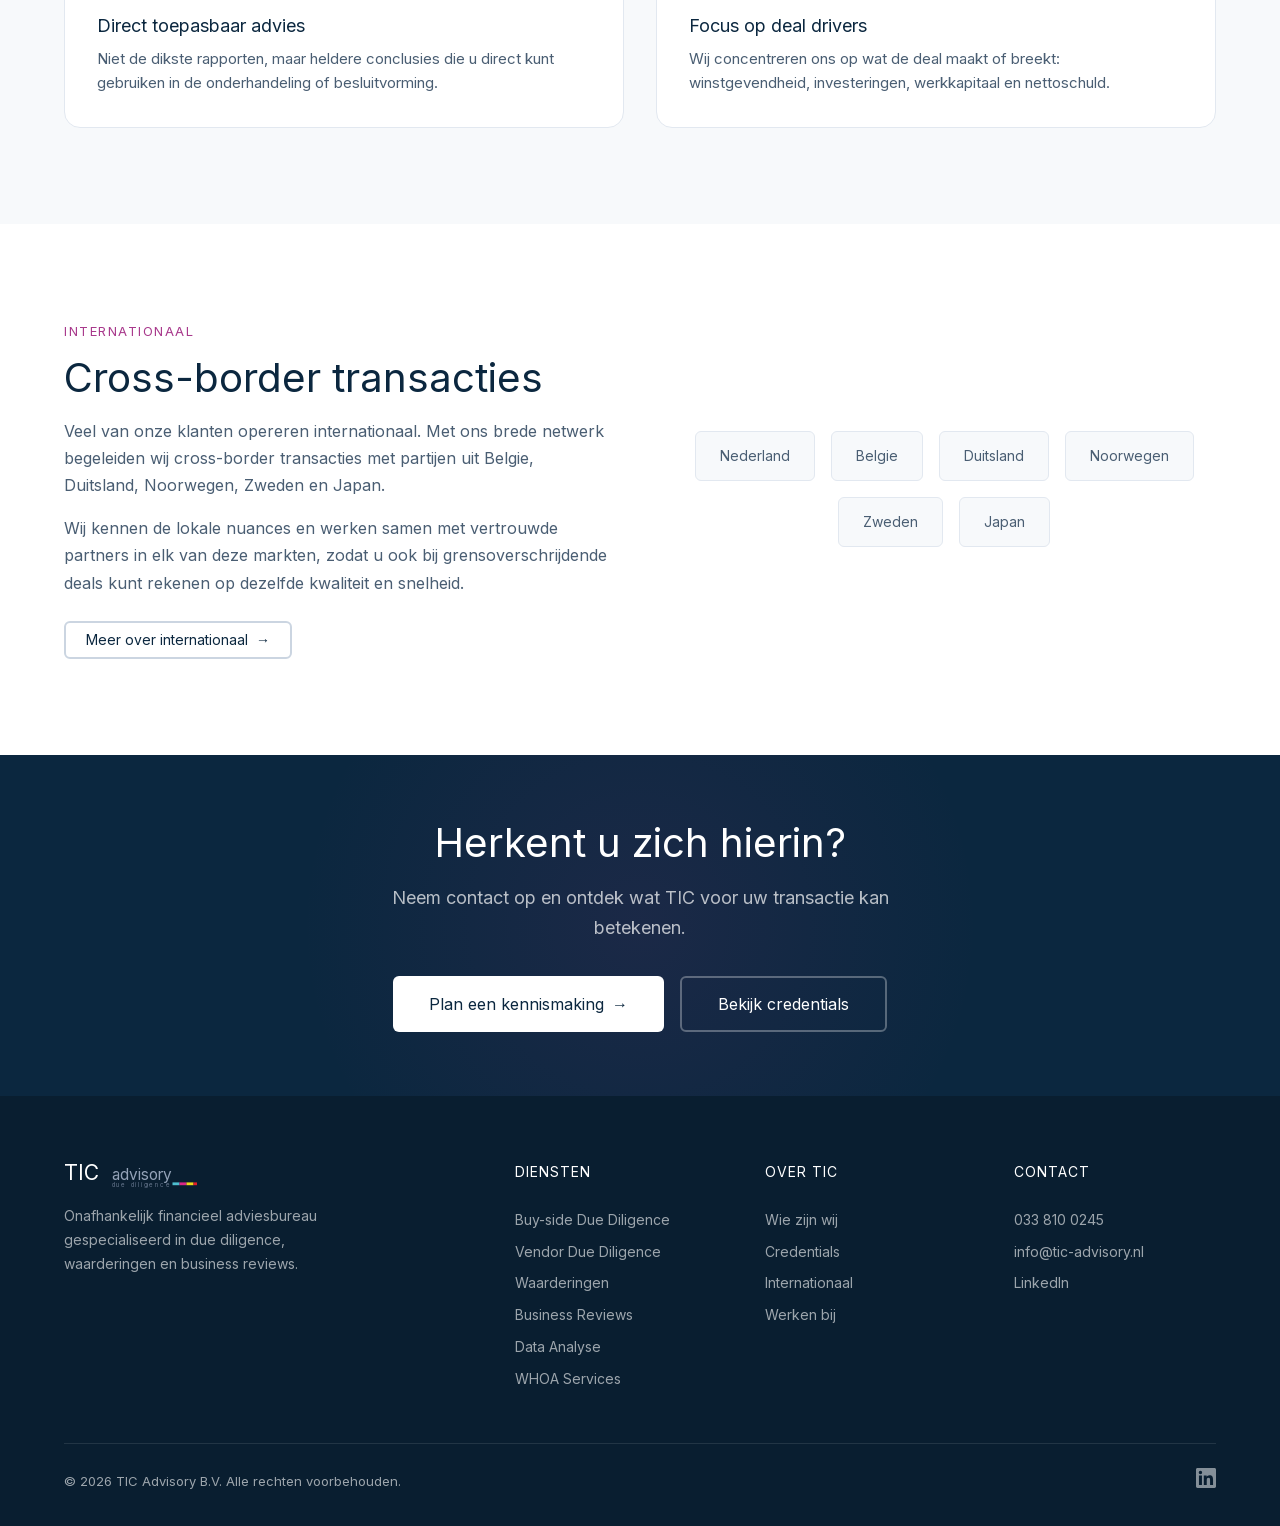
<file: voor-wie.html>
<!DOCTYPE html>
<html lang="nl">
<head>
  <meta charset="UTF-8">
  <meta name="viewport" content="width=device-width, initial-scale=1.0">
  <title>Voor wie | TIC Advisory</title>
  <meta name="description" content="TIC Advisory werkt voor beslissers in transacties: PE-fondsen, ondernemers, familiebedrijven, banken en corporate finance adviseurs. Onafhankelijke due diligence en waarderingen.">
  <meta name="robots" content="noindex, nofollow">
  <link rel="preload" href="assets/fonts/inter-latin.woff2" as="font" type="font/woff2" crossorigin>
  <link rel="stylesheet" href="assets/style.css">
  <link rel="icon" href="data:image/svg+xml,<svg xmlns='http://www.w3.org/2000/svg' viewBox='0 0 100 100'><rect width='100' height='100' rx='16' fill='%230b273f'/><text x='50' y='68' font-family='sans-serif' font-size='48' font-weight='bold' fill='%234ebecf' text-anchor='middle'>TIC</text></svg>">
</head>
<body>

  <!-- ============ NAVIGATION ============ -->
  <nav class="nav" id="nav">
    <div class="nav__inner">
      <a href="index.html" class="nav__logo">
        <svg class="nav__logo-icon" viewBox="0 0 200 40" xmlns="http://www.w3.org/2000/svg">
          <text x="0" y="28" font-family="Inter, sans-serif" font-size="30" font-weight="900" fill="#191a1a">TIC</text>
          <text x="68" y="28" font-family="Inter, sans-serif" font-size="22" font-weight="400" fill="#3a3a3a">advisory</text>
          <text x="68" y="38" font-family="Inter, sans-serif" font-size="9" font-weight="400" fill="#888" letter-spacing="2.5">due diligence</text>
          <rect x="155" y="32" width="10" height="4" fill="#4EBECF"/>
          <rect x="165" y="32" width="10" height="4" fill="#D82785"/>
          <rect x="175" y="32" width="10" height="4" fill="#ECDA1A"/>
          <rect x="185" y="32" width="5" height="4" fill="#E41C28"/>
        </svg>
      </a>
      <div class="nav__links">
        <a href="diensten.html" class="nav__link">Diensten</a>
        <a href="voor-wie.html" class="nav__link nav__link--active">Voor wie</a>
        <a href="wie-zijn-wij.html" class="nav__link">Wie zijn wij</a>
        <a href="credentials.html" class="nav__link">Credentials</a>
        <a href="internationaal.html" class="nav__link">Internationaal</a>
        <div class="lang-toggle">
          <button class="lang-toggle__btn lang-toggle__btn--active" data-lang="nl">NL</button>
          <button class="lang-toggle__btn" data-lang="en">EN</button>
        </div>
        <a href="contact.html" class="btn btn--primary btn--sm nav__cta">Vrijblijvend gesprek <span class="btn__arrow">&rarr;</span></a>
      </div>
      <div class="lang-toggle nav__mobile-lang">
        <button class="lang-toggle__btn lang-toggle__btn--active" data-lang="nl">NL</button>
        <button class="lang-toggle__btn" data-lang="en">EN</button>
      </div>
      <button class="nav__mobile-toggle" id="mobileToggle" aria-label="Menu openen">
        <svg width="24" height="24" viewBox="0 0 24 24" fill="none" stroke="currentColor" stroke-width="2" stroke-linecap="round"><line x1="3" y1="6" x2="21" y2="6"/><line x1="3" y1="12" x2="21" y2="12"/><line x1="3" y1="18" x2="21" y2="18"/></svg>
      </button>
    </div>
    <div class="nav__mobile" id="mobileMenu">
      <a href="diensten.html" class="nav__mobile-link">Diensten</a>
      <a href="voor-wie.html" class="nav__mobile-link">Voor wie</a>
      <a href="wie-zijn-wij.html" class="nav__mobile-link">Wie zijn wij</a>
      <a href="credentials.html" class="nav__mobile-link">Credentials</a>
      <a href="internationaal.html" class="nav__mobile-link">Internationaal</a>
      <a href="werken-bij.html" class="nav__mobile-link">Werken bij</a>
      <div class="lang-toggle" style="display:flex;gap:8px;padding:14px 0;border-bottom:1px solid #e2e8f0;">
        <button class="lang-toggle__btn lang-toggle__btn--active" data-lang="nl">NL</button>
        <button class="lang-toggle__btn" data-lang="en">EN</button>
      </div>
      <div class="nav__mobile-cta">
        <a href="contact.html" class="btn btn--primary" style="width:100%;justify-content:center;">Vrijblijvend gesprek &rarr;</a>
      </div>
    </div>
  </nav>

  <!-- ============ PAGE HEADER ============ -->
  <section class="page-header">
    <div class="container">
      <div class="page-header__eyebrow">Voor wie</div>
      <h1 class="page-header__title">Wij werken voor beslissers in transacties</h1>
      <p class="page-header__subtitle">Of u nu koopt, verkoopt of financiert: wij leveren het financiele inzicht dat u nodig heeft.</p>
    </div>
  </section>

  <!-- ============ AUDIENCE CARDS ============ -->
  <section class="section">
    <div class="container">
      <div class="audience-grid">

        <!-- Card 1: PE & Investeerders -->
        <div class="audience-card reveal">
          <div class="audience-card__icon">
            <svg width="48" height="48" viewBox="0 0 24 24" fill="none" stroke="#a8398c" stroke-width="1.5" stroke-linecap="round" stroke-linejoin="round"><polyline points="22 12 18 12 15 21 9 3 6 12 2 12"/></svg>
          </div>
          <h3 class="audience-card__title">Private Equity &amp; Investeerders</h3>
          <p class="audience-card__desc">U beoordeelt targets op tempo. Wij leveren scherpe due diligence die aansluit bij uw dealflow. Met data-analyse die dieper gaat dan standaard, zodat u met vertrouwen investeert.</p>
          <div style="margin-top:20px;">
            <div style="display:flex;flex-wrap:wrap;gap:8px;justify-content:center;margin-bottom:24px;">
              <span style="font-size:13px;font-weight:500;color:var(--tic-purple);background:rgba(168,57,140,0.08);padding:4px 12px;border-radius:999px;">Buy-side DD</span>
              <span style="font-size:13px;font-weight:500;color:var(--tic-purple);background:rgba(168,57,140,0.08);padding:4px 12px;border-radius:999px;">Vendor DD</span>
              <span style="font-size:13px;font-weight:500;color:var(--tic-purple);background:rgba(168,57,140,0.08);padding:4px 12px;border-radius:999px;">Waarderingen</span>
              <span style="font-size:13px;font-weight:500;color:var(--tic-purple);background:rgba(168,57,140,0.08);padding:4px 12px;border-radius:999px;">Data Analyse</span>
            </div>
            <a href="diensten/buy-side-due-diligence.html" class="btn btn--secondary btn--sm">Meer over buy-side DD <span class="btn__arrow">&rarr;</span></a>
          </div>
        </div>

        <!-- Card 2: Ondernemers & Familiebedrijven -->
        <div class="audience-card reveal">
          <div class="audience-card__icon">
            <svg width="48" height="48" viewBox="0 0 24 24" fill="none" stroke="#a8398c" stroke-width="1.5" stroke-linecap="round" stroke-linejoin="round"><path d="M3 9l9-7 9 7v11a2 2 0 0 1-2 2H5a2 2 0 0 1-2-2z"/><polyline points="9 22 9 12 15 12 15 22"/></svg>
          </div>
          <h3 class="audience-card__title">Ondernemers &amp; Familiebedrijven</h3>
          <p class="audience-card__desc">U verkoopt uw levenswerk of zoekt een strategische partner. Wij zorgen dat u goed voorbereid de onderhandeling ingaat, met transparante financiele documentatie die kopers vertrouwen geeft.</p>
          <div style="margin-top:20px;">
            <div style="display:flex;flex-wrap:wrap;gap:8px;justify-content:center;margin-bottom:24px;">
              <span style="font-size:13px;font-weight:500;color:var(--tic-purple);background:rgba(168,57,140,0.08);padding:4px 12px;border-radius:999px;">Vendor DD</span>
              <span style="font-size:13px;font-weight:500;color:var(--tic-purple);background:rgba(168,57,140,0.08);padding:4px 12px;border-radius:999px;">Waarderingen</span>
              <span style="font-size:13px;font-weight:500;color:var(--tic-purple);background:rgba(168,57,140,0.08);padding:4px 12px;border-radius:999px;">Business Reviews</span>
            </div>
            <a href="diensten/vendor-due-diligence.html" class="btn btn--secondary btn--sm">Meer over vendor DD <span class="btn__arrow">&rarr;</span></a>
          </div>
        </div>

        <!-- Card 3: Banken & Corporate Finance -->
        <div class="audience-card reveal">
          <div class="audience-card__icon">
            <svg width="48" height="48" viewBox="0 0 24 24" fill="none" stroke="#a8398c" stroke-width="1.5" stroke-linecap="round" stroke-linejoin="round"><path d="M12 22s8-4 8-10V5l-8-3-8 3v7c0 6 8 10 8 10z"/><polyline points="9 12 11 14 15 10"/></svg>
          </div>
          <h3 class="audience-card__title">Banken &amp; Corporate Finance adviseurs</h3>
          <p class="audience-card__desc">U heeft een onafhankelijke financiele toets nodig voor uw klanten. Wij leveren die toets: objectief, grondig en zonder verborgen agenda.</p>
          <div style="margin-top:20px;">
            <div style="display:flex;flex-wrap:wrap;gap:8px;justify-content:center;margin-bottom:24px;">
              <span style="font-size:13px;font-weight:500;color:var(--tic-purple);background:rgba(168,57,140,0.08);padding:4px 12px;border-radius:999px;">Business Reviews</span>
              <span style="font-size:13px;font-weight:500;color:var(--tic-purple);background:rgba(168,57,140,0.08);padding:4px 12px;border-radius:999px;">Buy-side DD</span>
              <span style="font-size:13px;font-weight:500;color:var(--tic-purple);background:rgba(168,57,140,0.08);padding:4px 12px;border-radius:999px;">WHOA Services</span>
            </div>
            <a href="diensten/business-reviews.html" class="btn btn--secondary btn--sm">Meer over business reviews <span class="btn__arrow">&rarr;</span></a>
          </div>
        </div>

      </div>
    </div>
  </section>

  <!-- ============ WAAROM TIC ============ -->
  <section class="section section--light">
    <div class="container">
      <div class="section__header section__header--center reveal">
        <div class="section__eyebrow">Waarom TIC</div>
        <h2 class="section__title">Waarom kiezen zij voor TIC?</h2>
      </div>
      <div class="usp-grid" style="grid-template-columns: repeat(2, 1fr);">
        <div class="usp-card reveal">
          <div class="usp-card__icon">
            <svg width="32" height="32" viewBox="0 0 24 24" fill="none" stroke="#a8398c" stroke-width="1.5" stroke-linecap="round" stroke-linejoin="round"><path d="M17 21v-2a4 4 0 0 0-4-4H5a4 4 0 0 0-4 4v2"/><circle cx="9" cy="7" r="4"/><path d="M23 21v-2a4 4 0 0 0-3-3.87"/><path d="M16 3.13a4 4 0 0 1 0 7.75"/></svg>
          </div>
          <h3 class="usp-card__title">Zichtbare senior betrokkenheid</h3>
          <p class="usp-card__desc">Onze partners zijn actief betrokken gedurende het hele transactieproces. Niet alleen bij de pitch, maar van kick-off tot signing.</p>
        </div>
        <div class="usp-card reveal">
          <div class="usp-card__icon">
            <svg width="32" height="32" viewBox="0 0 24 24" fill="none" stroke="#4ebecf" stroke-width="1.5" stroke-linecap="round" stroke-linejoin="round"><path d="M12 22s8-4 8-10V5l-8-3-8 3v7c0 6 8 10 8 10z"/><polyline points="9 12 11 14 15 10"/></svg>
          </div>
          <h3 class="usp-card__title">Altijd onafhankelijk</h3>
          <p class="usp-card__desc">Geen Corporate Finance activiteiten, dus geen verborgen belangen. Ons advies is objectief en uitsluitend in uw belang.</p>
        </div>
        <div class="usp-card reveal">
          <div class="usp-card__icon">
            <svg width="32" height="32" viewBox="0 0 24 24" fill="none" stroke="#a8398c" stroke-width="1.5" stroke-linecap="round" stroke-linejoin="round"><polyline points="4 17 10 11 4 5"/><line x1="12" y1="19" x2="20" y2="19"/></svg>
          </div>
          <h3 class="usp-card__title">Direct toepasbaar advies</h3>
          <p class="usp-card__desc">Niet de dikste rapporten, maar heldere conclusies die u direct kunt gebruiken in de onderhandeling of besluitvorming.</p>
        </div>
        <div class="usp-card reveal">
          <div class="usp-card__icon">
            <svg width="32" height="32" viewBox="0 0 24 24" fill="none" stroke="#4ebecf" stroke-width="1.5" stroke-linecap="round" stroke-linejoin="round"><rect x="2" y="3" width="20" height="14" rx="2" ry="2"/><line x1="8" y1="21" x2="16" y2="21"/><line x1="12" y1="17" x2="12" y2="21"/></svg>
          </div>
          <h3 class="usp-card__title">Focus op deal drivers</h3>
          <p class="usp-card__desc">Wij concentreren ons op wat de deal maakt of breekt: winstgevendheid, investeringen, werkkapitaal en nettoschuld.</p>
        </div>
      </div>
    </div>
  </section>

  <!-- ============ INTERNATIONAAL ============ -->
  <section class="section">
    <div class="container">
      <div class="content-split reveal">
        <div class="content-block">
          <div class="section__eyebrow">Internationaal</div>
          <h2 class="section__title">Cross-border transacties</h2>
          <p>Veel van onze klanten opereren internationaal. Met ons brede netwerk begeleiden wij cross-border transacties met partijen uit Belgie, Duitsland, Noorwegen, Zweden en Japan.</p>
          <p>Wij kennen de lokale nuances en werken samen met vertrouwde partners in elk van deze markten, zodat u ook bij grensoverschrijdende deals kunt rekenen op dezelfde kwaliteit en snelheid.</p>
          <div style="margin-top:24px;">
            <a href="internationaal.html" class="btn btn--secondary btn--sm">Meer over internationaal <span class="btn__arrow">&rarr;</span></a>
          </div>
        </div>
        <div style="display:flex;flex-wrap:wrap;gap:16px;justify-content:center;align-content:center;">
          <span style="font-size:14px;font-weight:600;color:var(--text-secondary);background:var(--bg-light);padding:12px 24px;border-radius:var(--radius-sm);border:1px solid var(--border-light);">Nederland</span>
          <span style="font-size:14px;font-weight:600;color:var(--text-secondary);background:var(--bg-light);padding:12px 24px;border-radius:var(--radius-sm);border:1px solid var(--border-light);">Belgie</span>
          <span style="font-size:14px;font-weight:600;color:var(--text-secondary);background:var(--bg-light);padding:12px 24px;border-radius:var(--radius-sm);border:1px solid var(--border-light);">Duitsland</span>
          <span style="font-size:14px;font-weight:600;color:var(--text-secondary);background:var(--bg-light);padding:12px 24px;border-radius:var(--radius-sm);border:1px solid var(--border-light);">Noorwegen</span>
          <span style="font-size:14px;font-weight:600;color:var(--text-secondary);background:var(--bg-light);padding:12px 24px;border-radius:var(--radius-sm);border:1px solid var(--border-light);">Zweden</span>
          <span style="font-size:14px;font-weight:600;color:var(--text-secondary);background:var(--bg-light);padding:12px 24px;border-radius:var(--radius-sm);border:1px solid var(--border-light);">Japan</span>
        </div>
      </div>
    </div>
  </section>

  <!-- ============ CTA BANNER ============ -->
  <section class="cta-banner">
    <div class="container cta-banner__inner">
      <h2 class="cta-banner__title">Herkent u zich hierin?</h2>
      <p class="cta-banner__subtitle">Neem contact op en ontdek wat TIC voor uw transactie kan betekenen.</p>
      <div class="cta-banner__actions">
        <a href="contact.html" class="btn btn--primary btn--lg">Plan een kennismaking <span class="btn__arrow">&rarr;</span></a>
        <a href="credentials.html" class="btn btn--ghost btn--lg">Bekijk credentials</a>
      </div>
    </div>
  </section>

  <!-- ============ FOOTER ============ -->
  <footer class="footer">
    <div class="container">
      <div class="footer__grid">
        <div class="footer__brand">
          <a href="index.html" class="footer__logo">
            <svg class="footer__logo-icon" viewBox="0 0 200 40" xmlns="http://www.w3.org/2000/svg">
              <text x="0" y="28" font-family="Inter, sans-serif" font-size="30" font-weight="900" fill="#ffffff">TIC</text>
              <text x="68" y="28" font-family="Inter, sans-serif" font-size="22" font-weight="400" fill="#94a3b8">advisory</text>
              <text x="68" y="38" font-family="Inter, sans-serif" font-size="9" font-weight="400" fill="#64748b" letter-spacing="2.5">due diligence</text>
              <rect x="155" y="32" width="10" height="4" fill="#4EBECF"/>
              <rect x="165" y="32" width="10" height="4" fill="#D82785"/>
              <rect x="175" y="32" width="10" height="4" fill="#ECDA1A"/>
              <rect x="185" y="32" width="5" height="4" fill="#E41C28"/>
            </svg>
          </a>
          <p class="footer__desc">Onafhankelijk financieel adviesbureau gespecialiseerd in due diligence, waarderingen en business reviews.</p>
        </div>
        <div>
          <div class="footer__heading">Diensten</div>
          <a href="diensten/buy-side-due-diligence.html" class="footer__link">Buy-side Due Diligence</a>
          <a href="diensten/vendor-due-diligence.html" class="footer__link">Vendor Due Diligence</a>
          <a href="diensten/waarderingen.html" class="footer__link">Waarderingen</a>
          <a href="diensten/business-reviews.html" class="footer__link">Business Reviews</a>
          <a href="diensten/data-analyse.html" class="footer__link">Data Analyse</a>
          <a href="diensten/whoa-services.html" class="footer__link">WHOA Services</a>
        </div>
        <div>
          <div class="footer__heading">Over TIC</div>
          <a href="wie-zijn-wij.html" class="footer__link">Wie zijn wij</a>
          <a href="credentials.html" class="footer__link">Credentials</a>
          <a href="internationaal.html" class="footer__link">Internationaal</a>
          <a href="werken-bij.html" class="footer__link">Werken bij</a>
        </div>
        <div>
          <div class="footer__heading">Contact</div>
          <a href="tel:0338100245" class="footer__link">033 810 0245</a>
          <a href="mailto:info@tic-advisory.nl" class="footer__link">info@tic-advisory.nl</a>
          <a href="https://www.linkedin.com/company/tic-advisory/" target="_blank" rel="noopener" class="footer__link">LinkedIn</a>
        </div>
      </div>
      <div class="footer__bottom">
        <span>&copy; 2026 TIC Advisory B.V. Alle rechten voorbehouden.</span>
        <div class="footer__social">
          <a href="https://www.linkedin.com/company/tic-advisory/" target="_blank" rel="noopener" aria-label="LinkedIn">
            <svg width="20" height="20" viewBox="0 0 24 24" fill="currentColor"><path d="M20.447 20.452h-3.554v-5.569c0-1.328-.027-3.037-1.852-3.037-1.853 0-2.136 1.445-2.136 2.939v5.667H9.351V9h3.414v1.561h.046c.477-.9 1.637-1.85 3.37-1.85 3.601 0 4.267 2.37 4.267 5.455v6.286zM5.337 7.433a2.062 2.062 0 0 1-2.063-2.065 2.064 2.064 0 1 1 2.063 2.065zm1.782 13.019H3.555V9h3.564v11.452zM22.225 0H1.771C.792 0 0 .774 0 1.729v20.542C0 23.227.792 24 1.771 24h20.451C23.2 24 24 23.227 24 22.271V1.729C24 .774 23.2 0 22.222 0h.003z"/></svg>
          </a>
        </div>
      </div>
    </div>
  </footer>

  <!-- ============ STICKY MOBILE CTA ============ -->
  <div class="sticky-cta" id="stickyCta">
    <div class="sticky-cta__inner">
      <a href="tel:0338100245" class="btn btn--secondary btn--sm sticky-cta__btn">Bel ons</a>
      <a href="contact.html" class="btn btn--primary btn--sm sticky-cta__btn">Vrijblijvend gesprek</a>
    </div>
  </div>

  <!-- ============ SCRIPTS ============ -->
  <script>
    // Mobile menu toggle
    var toggle = document.getElementById('mobileToggle');
    var menu = document.getElementById('mobileMenu');
    toggle.addEventListener('click', function() {
      menu.classList.toggle('active');
      var isOpen = menu.classList.contains('active');
      toggle.setAttribute('aria-label', isOpen ? 'Menu sluiten' : 'Menu openen');
      toggle.innerHTML = isOpen
        ? '<svg width="24" height="24" viewBox="0 0 24 24" fill="none" stroke="currentColor" stroke-width="2" stroke-linecap="round"><line x1="18" y1="6" x2="6" y2="18"/><line x1="6" y1="6" x2="18" y2="18"/></svg>'
        : '<svg width="24" height="24" viewBox="0 0 24 24" fill="none" stroke="currentColor" stroke-width="2" stroke-linecap="round"><line x1="3" y1="6" x2="21" y2="6"/><line x1="3" y1="12" x2="21" y2="12"/><line x1="3" y1="18" x2="21" y2="18"/></svg>';
    });

    // Nav shadow on scroll
    var nav = document.getElementById('nav');
    window.addEventListener('scroll', function() {
      nav.classList.toggle('nav--scrolled', window.scrollY > 10);
    }, { passive: true });

    // Reveal animations (with polyfill for older mobile browsers)
    var ric = window.requestIdleCallback || function(cb) { setTimeout(cb, 1); };
    ric(function() {
      var observer = new IntersectionObserver(function(entries) {
        entries.forEach(function(entry) {
          if (entry.isIntersecting) {
            entry.target.classList.add('visible');
            observer.unobserve(entry.target);
          }
        });
      }, { threshold: 0.1, rootMargin: '0px 0px -40px 0px' });

      document.querySelectorAll('.reveal').forEach(function(el) { observer.observe(el); });
    });
  </script>

</body>
</html>
</file>
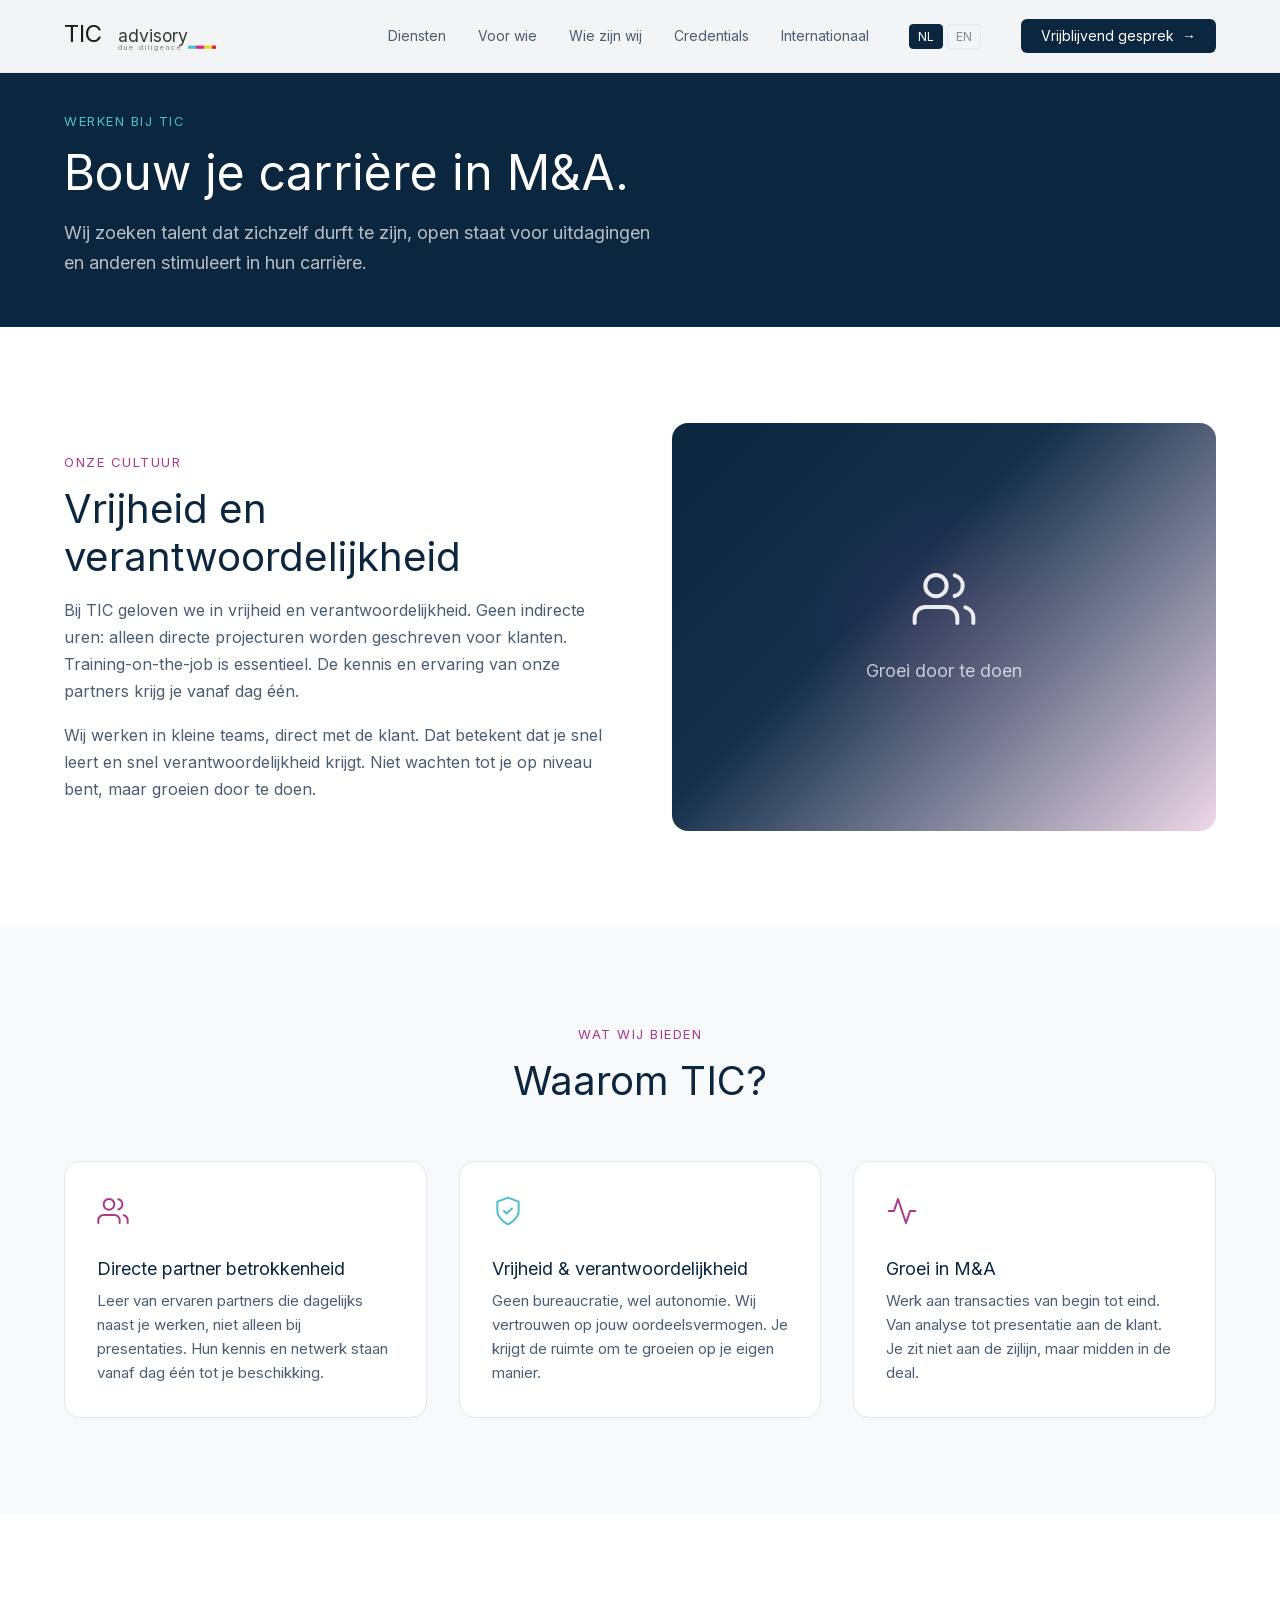
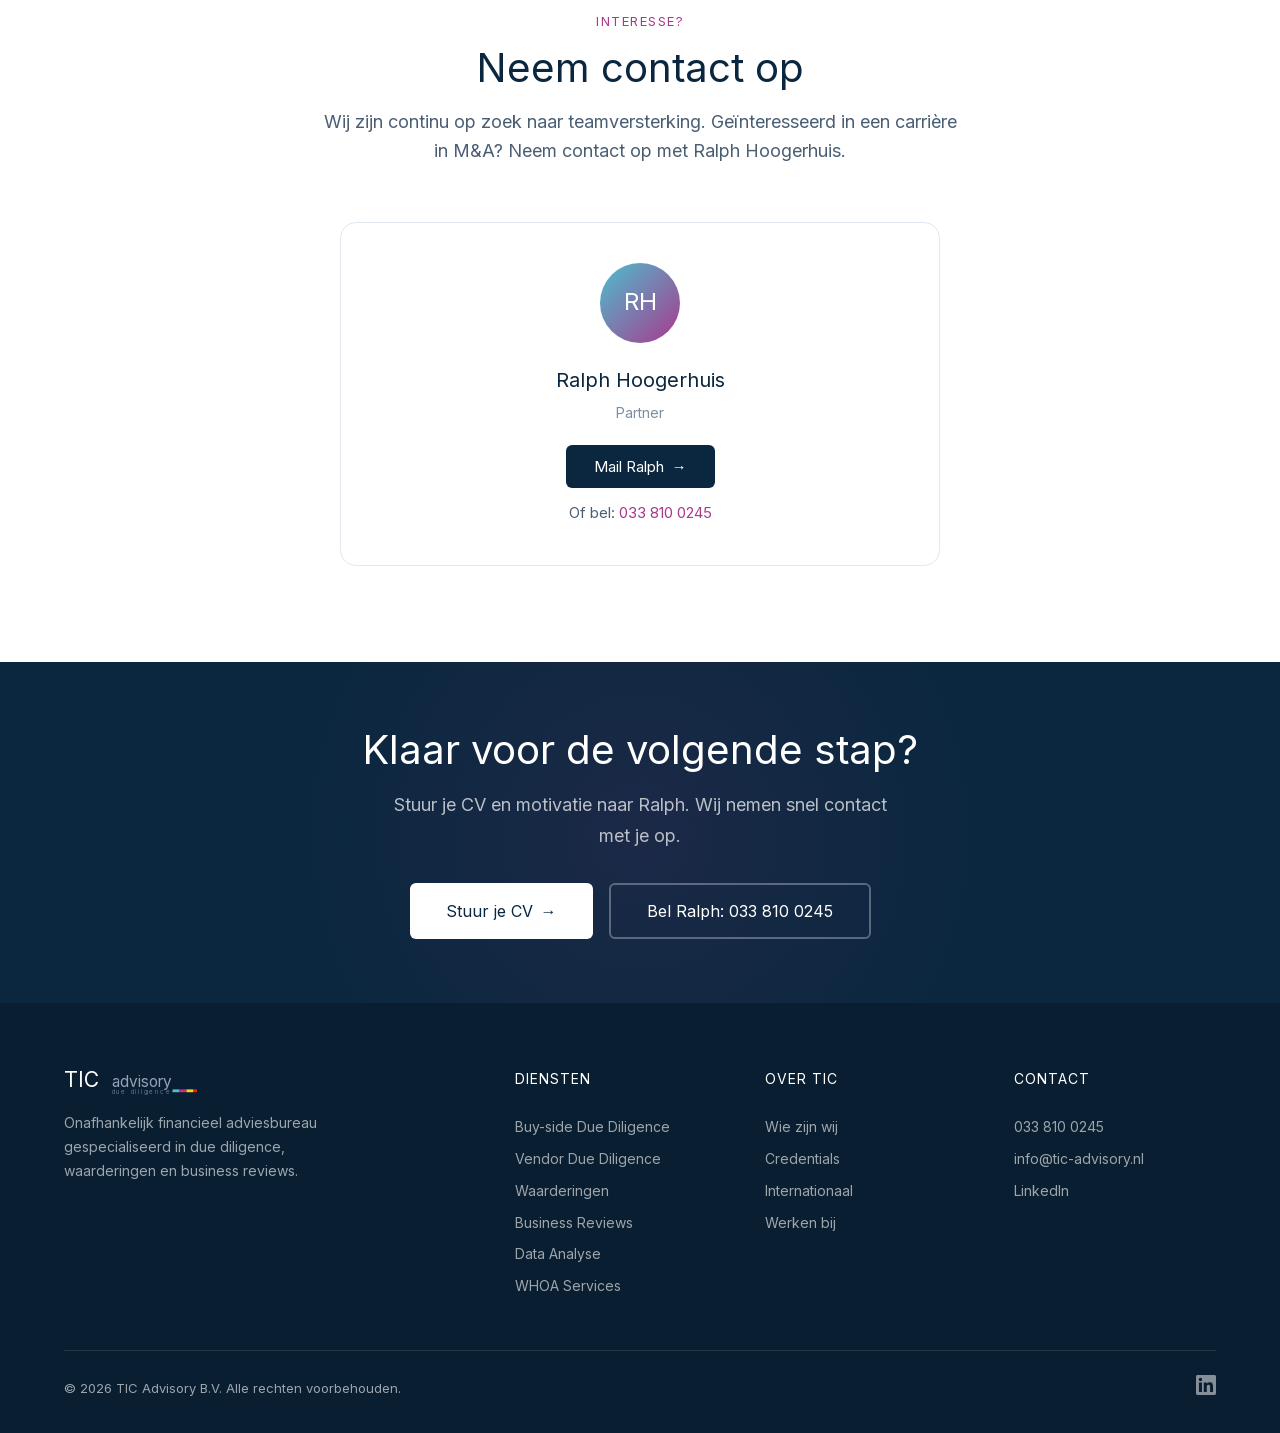
<file: werken-bij.html>
<!DOCTYPE html>
<html lang="nl">
<head>
  <meta charset="UTF-8">
  <meta name="viewport" content="width=device-width, initial-scale=1.0">
  <title>Werken bij TIC Advisory | Carrière in Financial Due Diligence</title>
  <meta name="description" content="Werk bij TIC Advisory. Wij zoeken talent dat zichzelf durft te zijn, open staat voor uitdagingen en anderen stimuleert in hun carrière.">
  <meta name="robots" content="noindex, nofollow">
  <link rel="preload" href="assets/fonts/inter-latin.woff2" as="font" type="font/woff2" crossorigin>
  <link rel="stylesheet" href="assets/style.css">
  <link rel="icon" href="data:image/svg+xml,<svg xmlns='http://www.w3.org/2000/svg' viewBox='0 0 100 100'><rect width='100' height='100' rx='16' fill='%230b273f'/><text x='50' y='68' font-family='sans-serif' font-size='48' font-weight='bold' fill='%234ebecf' text-anchor='middle'>TIC</text></svg>">
  <style>
    .contact-person {
      background: var(--bg-white);
      border: 1px solid var(--border-light);
      border-radius: var(--radius-lg);
      padding: 40px;
      max-width: 600px;
      margin: 0 auto;
      text-align: center;
    }

    .contact-person__avatar {
      width: 80px;
      height: 80px;
      border-radius: 50%;
      background: linear-gradient(135deg, var(--tic-blue), var(--tic-purple));
      display: flex;
      align-items: center;
      justify-content: center;
      color: #fff;
      font-weight: 700;
      font-size: 24px;
      margin: 0 auto 20px;
    }

    .contact-person__name {
      font-size: 20px;
      font-weight: 700;
      margin-bottom: 4px;
    }

    .contact-person__role {
      font-size: 14px;
      color: var(--text-muted);
      margin-bottom: 20px;
    }

    .contact-person__phone {
      font-size: 15px;
      color: var(--text-secondary);
      margin-top: 12px;
    }

    .contact-person__phone a {
      color: var(--tic-purple);
      font-weight: 600;
      text-decoration: none;
    }

    .contact-person__phone a:hover {
      text-decoration: underline;
    }
  </style>
</head>
<body>

  <!-- ============ NAVIGATION ============ -->
  <nav class="nav" id="nav">
    <div class="nav__inner">
      <a href="index.html" class="nav__logo">
        <svg class="nav__logo-icon" viewBox="0 0 200 40" xmlns="http://www.w3.org/2000/svg">
          <text x="0" y="28" font-family="Inter, sans-serif" font-size="30" font-weight="900" fill="#191a1a">TIC</text>
          <text x="68" y="28" font-family="Inter, sans-serif" font-size="22" font-weight="400" fill="#3a3a3a">advisory</text>
          <text x="68" y="38" font-family="Inter, sans-serif" font-size="9" font-weight="400" fill="#888" letter-spacing="2.5">due diligence</text>
          <rect x="155" y="32" width="10" height="4" fill="#4EBECF"/>
          <rect x="165" y="32" width="10" height="4" fill="#D82785"/>
          <rect x="175" y="32" width="10" height="4" fill="#ECDA1A"/>
          <rect x="185" y="32" width="5" height="4" fill="#E41C28"/>
        </svg>
      </a>
      <div class="nav__links">
        <a href="diensten.html" class="nav__link">Diensten</a>
        <a href="voor-wie.html" class="nav__link">Voor wie</a>
        <a href="wie-zijn-wij.html" class="nav__link">Wie zijn wij</a>
        <a href="credentials.html" class="nav__link">Credentials</a>
        <a href="internationaal.html" class="nav__link">Internationaal</a>
        <div class="lang-toggle">
          <button class="lang-toggle__btn lang-toggle__btn--active" data-lang="nl">NL</button>
          <button class="lang-toggle__btn" data-lang="en">EN</button>
        </div>
        <a href="contact.html" class="btn btn--primary btn--sm nav__cta">Vrijblijvend gesprek <span class="btn__arrow">&rarr;</span></a>
      </div>
      <div class="lang-toggle nav__mobile-lang">
        <button class="lang-toggle__btn lang-toggle__btn--active" data-lang="nl">NL</button>
        <button class="lang-toggle__btn" data-lang="en">EN</button>
      </div>
      <button class="nav__mobile-toggle" id="mobileToggle" aria-label="Menu openen">
        <svg width="24" height="24" viewBox="0 0 24 24" fill="none" stroke="currentColor" stroke-width="2" stroke-linecap="round"><line x1="3" y1="6" x2="21" y2="6"/><line x1="3" y1="12" x2="21" y2="12"/><line x1="3" y1="18" x2="21" y2="18"/></svg>
      </button>
    </div>
    <div class="nav__mobile" id="mobileMenu">
      <a href="diensten.html" class="nav__mobile-link">Diensten</a>
      <a href="voor-wie.html" class="nav__mobile-link">Voor wie</a>
      <a href="wie-zijn-wij.html" class="nav__mobile-link">Wie zijn wij</a>
      <a href="credentials.html" class="nav__mobile-link">Credentials</a>
      <a href="internationaal.html" class="nav__mobile-link">Internationaal</a>
      <a href="werken-bij.html" class="nav__mobile-link">Werken bij</a>
      <div class="lang-toggle" style="display:flex;gap:8px;padding:14px 0;border-bottom:1px solid #e2e8f0;">
        <button class="lang-toggle__btn lang-toggle__btn--active" data-lang="nl">NL</button>
        <button class="lang-toggle__btn" data-lang="en">EN</button>
      </div>
      <div class="nav__mobile-cta">
        <a href="contact.html" class="btn btn--primary" style="width:100%;justify-content:center;">Vrijblijvend gesprek &rarr;</a>
      </div>
    </div>
  </nav>

  <!-- ============ PAGE HEADER ============ -->
  <section class="page-header">
    <div class="container">
      <div class="page-header__eyebrow">Werken bij TIC</div>
      <h1 class="page-header__title">Bouw je carrière in M&amp;A.</h1>
      <p class="page-header__subtitle">Wij zoeken talent dat zichzelf durft te zijn, open staat voor uitdagingen en anderen stimuleert in hun carrière.</p>
    </div>
  </section>

  <!-- ============ CULTURE (content-split) ============ -->
  <section class="section">
    <div class="container">
      <div class="content-split reveal">
        <div class="content-block">
          <div class="section__eyebrow">Onze cultuur</div>
          <h2 class="section__title">Vrijheid en verantwoordelijkheid</h2>
          <p>Bij TIC geloven we in vrijheid en verantwoordelijkheid. Geen indirecte uren: alleen directe projecturen worden geschreven voor klanten. Training-on-the-job is essentieel. De kennis en ervaring van onze partners krijg je vanaf dag één.</p>
          <p>Wij werken in kleine teams, direct met de klant. Dat betekent dat je snel leert en snel verantwoordelijkheid krijgt. Niet wachten tot je op niveau bent, maar groeien door te doen.</p>
        </div>
        <div>
          <div style="width:100%;aspect-ratio:4/3;border-radius:var(--radius-lg);background:linear-gradient(135deg, var(--bg-dark) 0%, var(--tic-dark-light) 40%, rgba(168,57,140,0.2) 100%);display:flex;align-items:center;justify-content:center;position:relative;overflow:hidden;">
            <div style="position:absolute;top:50%;left:50%;transform:translate(-50%,-50%);width:300px;height:300px;background:radial-gradient(circle, rgba(168,57,140,0.12) 0%, transparent 70%);pointer-events:none;"></div>
            <div style="text-align:center;position:relative;z-index:1;">
              <svg width="64" height="64" viewBox="0 0 24 24" fill="none" stroke="rgba(255,255,255,0.9)" stroke-width="1.5" stroke-linecap="round" stroke-linejoin="round"><path d="M17 21v-2a4 4 0 0 0-4-4H5a4 4 0 0 0-4 4v2"/><circle cx="9" cy="7" r="4"/><path d="M23 21v-2a4 4 0 0 0-3-3.87"/><path d="M16 3.13a4 4 0 0 1 0 7.75"/></svg>
              <div style="font-size:18px;color:rgba(255,255,255,0.7);margin-top:16px;font-weight:500;">Groei door te doen</div>
            </div>
          </div>
        </div>
      </div>
    </div>
  </section>

  <!-- ============ WHAT WE OFFER ============ -->
  <section class="section section--light">
    <div class="container">
      <div class="section__header section__header--center reveal">
        <div class="section__eyebrow">Wat wij bieden</div>
        <h2 class="section__title">Waarom TIC?</h2>
      </div>
      <div class="usp-grid">
        <div class="usp-card reveal">
          <div class="usp-card__icon">
            <svg width="32" height="32" viewBox="0 0 24 24" fill="none" stroke="#a8398c" stroke-width="1.5" stroke-linecap="round" stroke-linejoin="round"><path d="M17 21v-2a4 4 0 0 0-4-4H5a4 4 0 0 0-4 4v2"/><circle cx="9" cy="7" r="4"/><path d="M23 21v-2a4 4 0 0 0-3-3.87"/><path d="M16 3.13a4 4 0 0 1 0 7.75"/></svg>
          </div>
          <h3 class="usp-card__title">Directe partner betrokkenheid</h3>
          <p class="usp-card__desc">Leer van ervaren partners die dagelijks naast je werken, niet alleen bij presentaties. Hun kennis en netwerk staan vanaf dag één tot je beschikking.</p>
        </div>
        <div class="usp-card reveal">
          <div class="usp-card__icon">
            <svg width="32" height="32" viewBox="0 0 24 24" fill="none" stroke="#4ebecf" stroke-width="1.5" stroke-linecap="round" stroke-linejoin="round"><path d="M12 22s8-4 8-10V5l-8-3-8 3v7c0 6 8 10 8 10z"/><polyline points="9 12 11 14 15 10"/></svg>
          </div>
          <h3 class="usp-card__title">Vrijheid &amp; verantwoordelijkheid</h3>
          <p class="usp-card__desc">Geen bureaucratie, wel autonomie. Wij vertrouwen op jouw oordeelsvermogen. Je krijgt de ruimte om te groeien op je eigen manier.</p>
        </div>
        <div class="usp-card reveal">
          <div class="usp-card__icon">
            <svg width="32" height="32" viewBox="0 0 24 24" fill="none" stroke="#a8398c" stroke-width="1.5" stroke-linecap="round" stroke-linejoin="round"><polyline points="22 12 18 12 15 21 9 3 6 12 2 12"/></svg>
          </div>
          <h3 class="usp-card__title">Groei in M&amp;A</h3>
          <p class="usp-card__desc">Werk aan transacties van begin tot eind. Van analyse tot presentatie aan de klant. Je zit niet aan de zijlijn, maar midden in de deal.</p>
        </div>
      </div>
    </div>
  </section>

  <!-- ============ CONTACT PERSON ============ -->
  <section class="section" id="solliciteren">
    <div class="container">
      <div class="section__header section__header--center reveal">
        <div class="section__eyebrow">Interesse?</div>
        <h2 class="section__title">Neem contact op</h2>
        <p class="section__subtitle">Wij zijn continu op zoek naar teamversterking. Geïnteresseerd in een carrière in M&amp;A? Neem contact op met Ralph Hoogerhuis.</p>
      </div>
      <div class="contact-person reveal">
        <div class="contact-person__avatar">RH</div>
        <div class="contact-person__name">Ralph Hoogerhuis</div>
        <div class="contact-person__role">Partner</div>
        <a href="mailto:rhoogerhuis@tic-advisory.nl" class="btn btn--primary">Mail Ralph <span class="btn__arrow">&rarr;</span></a>
        <div class="contact-person__phone">Of bel: <a href="tel:0338100245">033 810 0245</a></div>
      </div>
    </div>
  </section>

  <!-- ============ CTA BANNER ============ -->
  <section class="cta-banner">
    <div class="container cta-banner__inner">
      <h2 class="cta-banner__title">Klaar voor de volgende stap?</h2>
      <p class="cta-banner__subtitle">Stuur je CV en motivatie naar Ralph. Wij nemen snel contact met je op.</p>
      <div class="cta-banner__actions">
        <a href="mailto:rhoogerhuis@tic-advisory.nl" class="btn btn--primary btn--lg">Stuur je CV <span class="btn__arrow">&rarr;</span></a>
        <a href="tel:0338100245" class="btn btn--ghost btn--lg">Bel Ralph: 033 810 0245</a>
      </div>
    </div>
  </section>

  <!-- ============ FOOTER ============ -->
  <footer class="footer">
    <div class="container">
      <div class="footer__grid">
        <div class="footer__brand">
          <a href="index.html" class="footer__logo">
            <svg class="footer__logo-icon" viewBox="0 0 200 40" xmlns="http://www.w3.org/2000/svg">
              <text x="0" y="28" font-family="Inter, sans-serif" font-size="30" font-weight="900" fill="#ffffff">TIC</text>
              <text x="68" y="28" font-family="Inter, sans-serif" font-size="22" font-weight="400" fill="#94a3b8">advisory</text>
              <text x="68" y="38" font-family="Inter, sans-serif" font-size="9" font-weight="400" fill="#64748b" letter-spacing="2.5">due diligence</text>
              <rect x="155" y="32" width="10" height="4" fill="#4EBECF"/>
              <rect x="165" y="32" width="10" height="4" fill="#D82785"/>
              <rect x="175" y="32" width="10" height="4" fill="#ECDA1A"/>
              <rect x="185" y="32" width="5" height="4" fill="#E41C28"/>
            </svg>
          </a>
          <p class="footer__desc">Onafhankelijk financieel adviesbureau gespecialiseerd in due diligence, waarderingen en business reviews.</p>
        </div>
        <div>
          <div class="footer__heading">Diensten</div>
          <a href="diensten/buy-side-due-diligence.html" class="footer__link">Buy-side Due Diligence</a>
          <a href="diensten/vendor-due-diligence.html" class="footer__link">Vendor Due Diligence</a>
          <a href="diensten/waarderingen.html" class="footer__link">Waarderingen</a>
          <a href="diensten/business-reviews.html" class="footer__link">Business Reviews</a>
          <a href="diensten/data-analyse.html" class="footer__link">Data Analyse</a>
          <a href="diensten/whoa-services.html" class="footer__link">WHOA Services</a>
        </div>
        <div>
          <div class="footer__heading">Over TIC</div>
          <a href="wie-zijn-wij.html" class="footer__link">Wie zijn wij</a>
          <a href="credentials.html" class="footer__link">Credentials</a>
          <a href="internationaal.html" class="footer__link">Internationaal</a>
          <a href="werken-bij.html" class="footer__link">Werken bij</a>
        </div>
        <div>
          <div class="footer__heading">Contact</div>
          <a href="tel:0338100245" class="footer__link">033 810 0245</a>
          <a href="mailto:info@tic-advisory.nl" class="footer__link">info@tic-advisory.nl</a>
          <a href="https://www.linkedin.com/company/tic-advisory/" target="_blank" rel="noopener" class="footer__link">LinkedIn</a>
        </div>
      </div>
      <div class="footer__bottom">
        <span>&copy; 2026 TIC Advisory B.V. Alle rechten voorbehouden.</span>
        <div class="footer__social">
          <a href="https://www.linkedin.com/company/tic-advisory/" target="_blank" rel="noopener" aria-label="LinkedIn">
            <svg width="20" height="20" viewBox="0 0 24 24" fill="currentColor"><path d="M20.447 20.452h-3.554v-5.569c0-1.328-.027-3.037-1.852-3.037-1.853 0-2.136 1.445-2.136 2.939v5.667H9.351V9h3.414v1.561h.046c.477-.9 1.637-1.85 3.37-1.85 3.601 0 4.267 2.37 4.267 5.455v6.286zM5.337 7.433a2.062 2.062 0 0 1-2.063-2.065 2.064 2.064 0 1 1 2.063 2.065zm1.782 13.019H3.555V9h3.564v11.452zM22.225 0H1.771C.792 0 0 .774 0 1.729v20.542C0 23.227.792 24 1.771 24h20.451C23.2 24 24 23.227 24 22.271V1.729C24 .774 23.2 0 22.222 0h.003z"/></svg>
          </a>
        </div>
      </div>
    </div>
  </footer>

  <!-- ============ STICKY MOBILE CTA ============ -->
  <div class="sticky-cta" id="stickyCta">
    <div class="sticky-cta__inner">
      <a href="tel:0338100245" class="btn btn--secondary btn--sm sticky-cta__btn">Bel ons</a>
      <a href="contact.html" class="btn btn--primary btn--sm sticky-cta__btn">Vrijblijvend gesprek</a>
    </div>
  </div>

  <!-- ============ SCRIPTS ============ -->
  <script>
    // Mobile menu toggle
    var toggle = document.getElementById('mobileToggle');
    var menu = document.getElementById('mobileMenu');
    toggle.addEventListener('click', function() {
      menu.classList.toggle('active');
      var isOpen = menu.classList.contains('active');
      toggle.setAttribute('aria-label', isOpen ? 'Menu sluiten' : 'Menu openen');
      toggle.innerHTML = isOpen
        ? '<svg width="24" height="24" viewBox="0 0 24 24" fill="none" stroke="currentColor" stroke-width="2" stroke-linecap="round"><line x1="18" y1="6" x2="6" y2="18"/><line x1="6" y1="6" x2="18" y2="18"/></svg>'
        : '<svg width="24" height="24" viewBox="0 0 24 24" fill="none" stroke="currentColor" stroke-width="2" stroke-linecap="round"><line x1="3" y1="6" x2="21" y2="6"/><line x1="3" y1="12" x2="21" y2="12"/><line x1="3" y1="18" x2="21" y2="18"/></svg>';
    });

    // Nav shadow on scroll
    var nav = document.getElementById('nav');
    window.addEventListener('scroll', function() {
      nav.classList.toggle('nav--scrolled', window.scrollY > 10);
    }, { passive: true });

    // Reveal animations (with polyfill for older mobile browsers)
    var ric = window.requestIdleCallback || function(cb) { setTimeout(cb, 1); };
    ric(function() {
      var observer = new IntersectionObserver(function(entries) {
        entries.forEach(function(entry) {
          if (entry.isIntersecting) {
            entry.target.classList.add('visible');
            observer.unobserve(entry.target);
          }
        });
      }, { threshold: 0.1, rootMargin: '0px 0px -40px 0px' });

      document.querySelectorAll('.reveal').forEach(function(el) { observer.observe(el); });
    });
  </script>

</body>
</html>
</file>
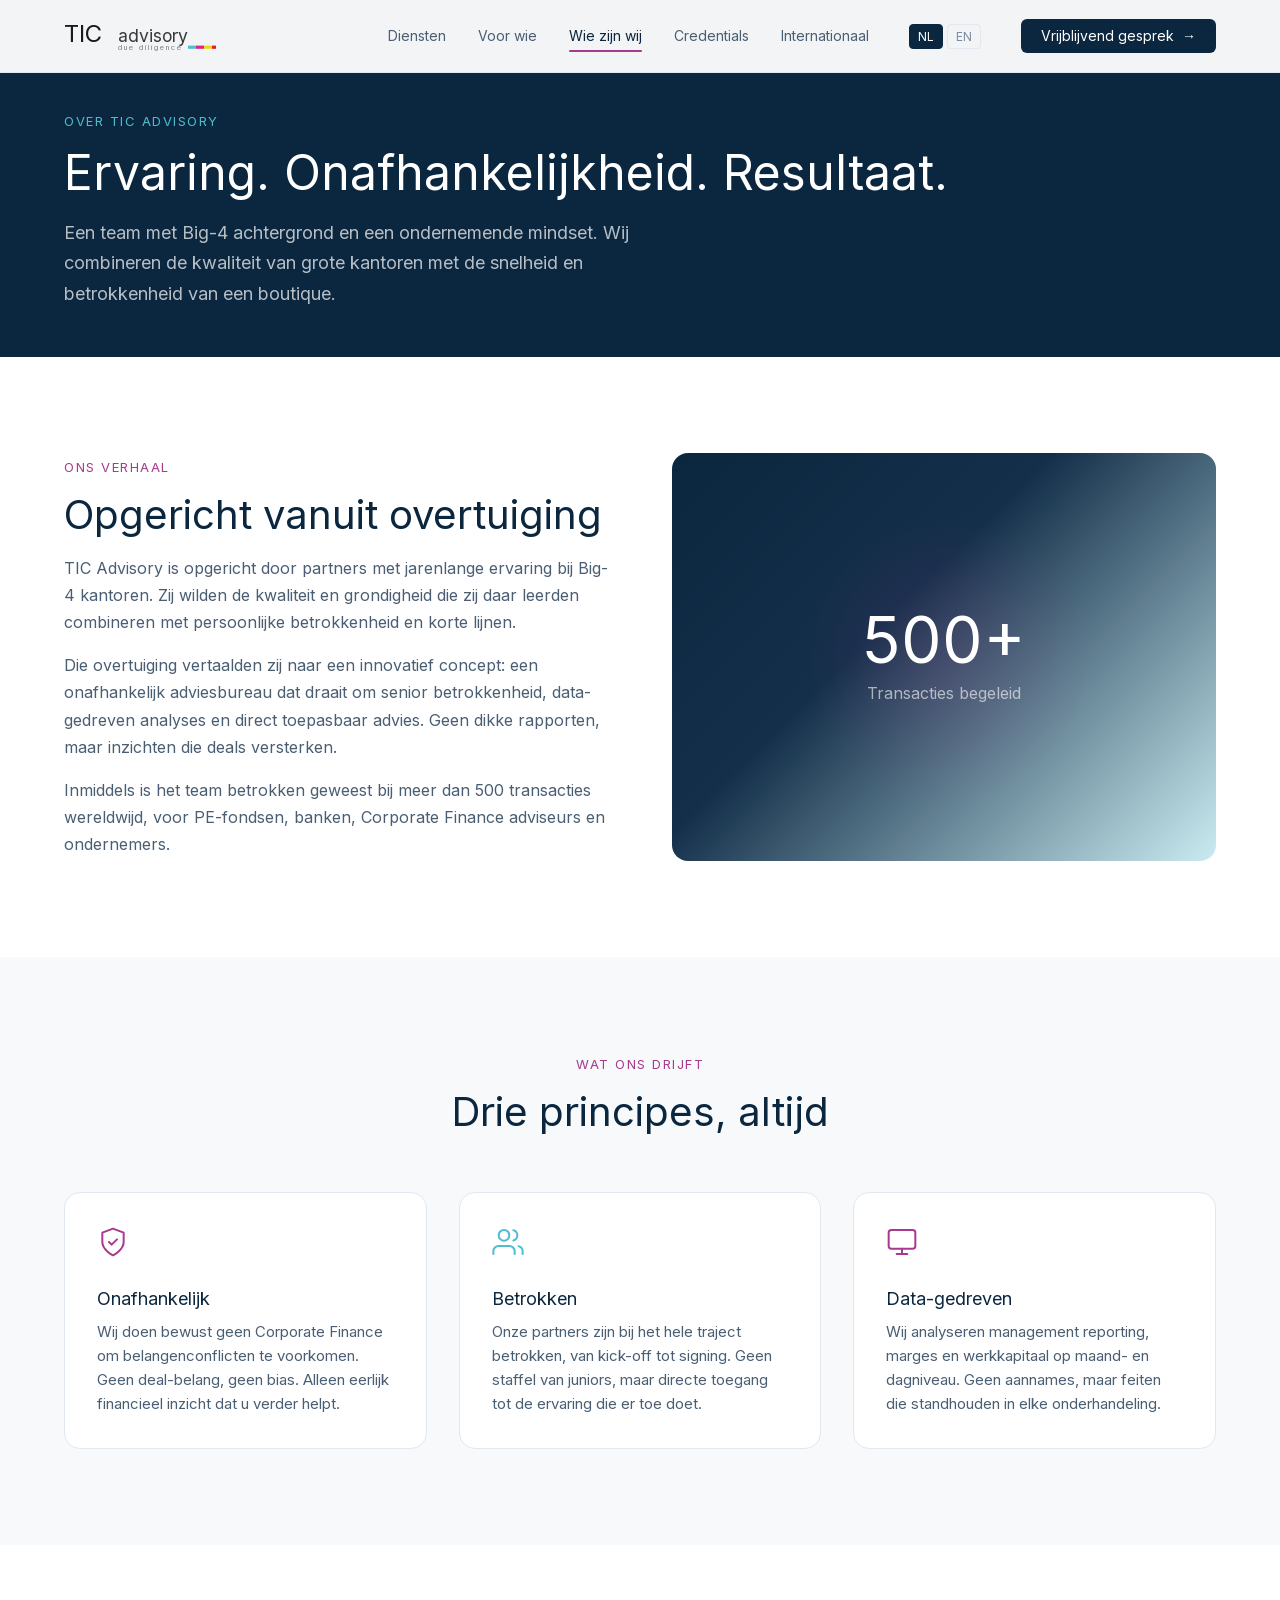
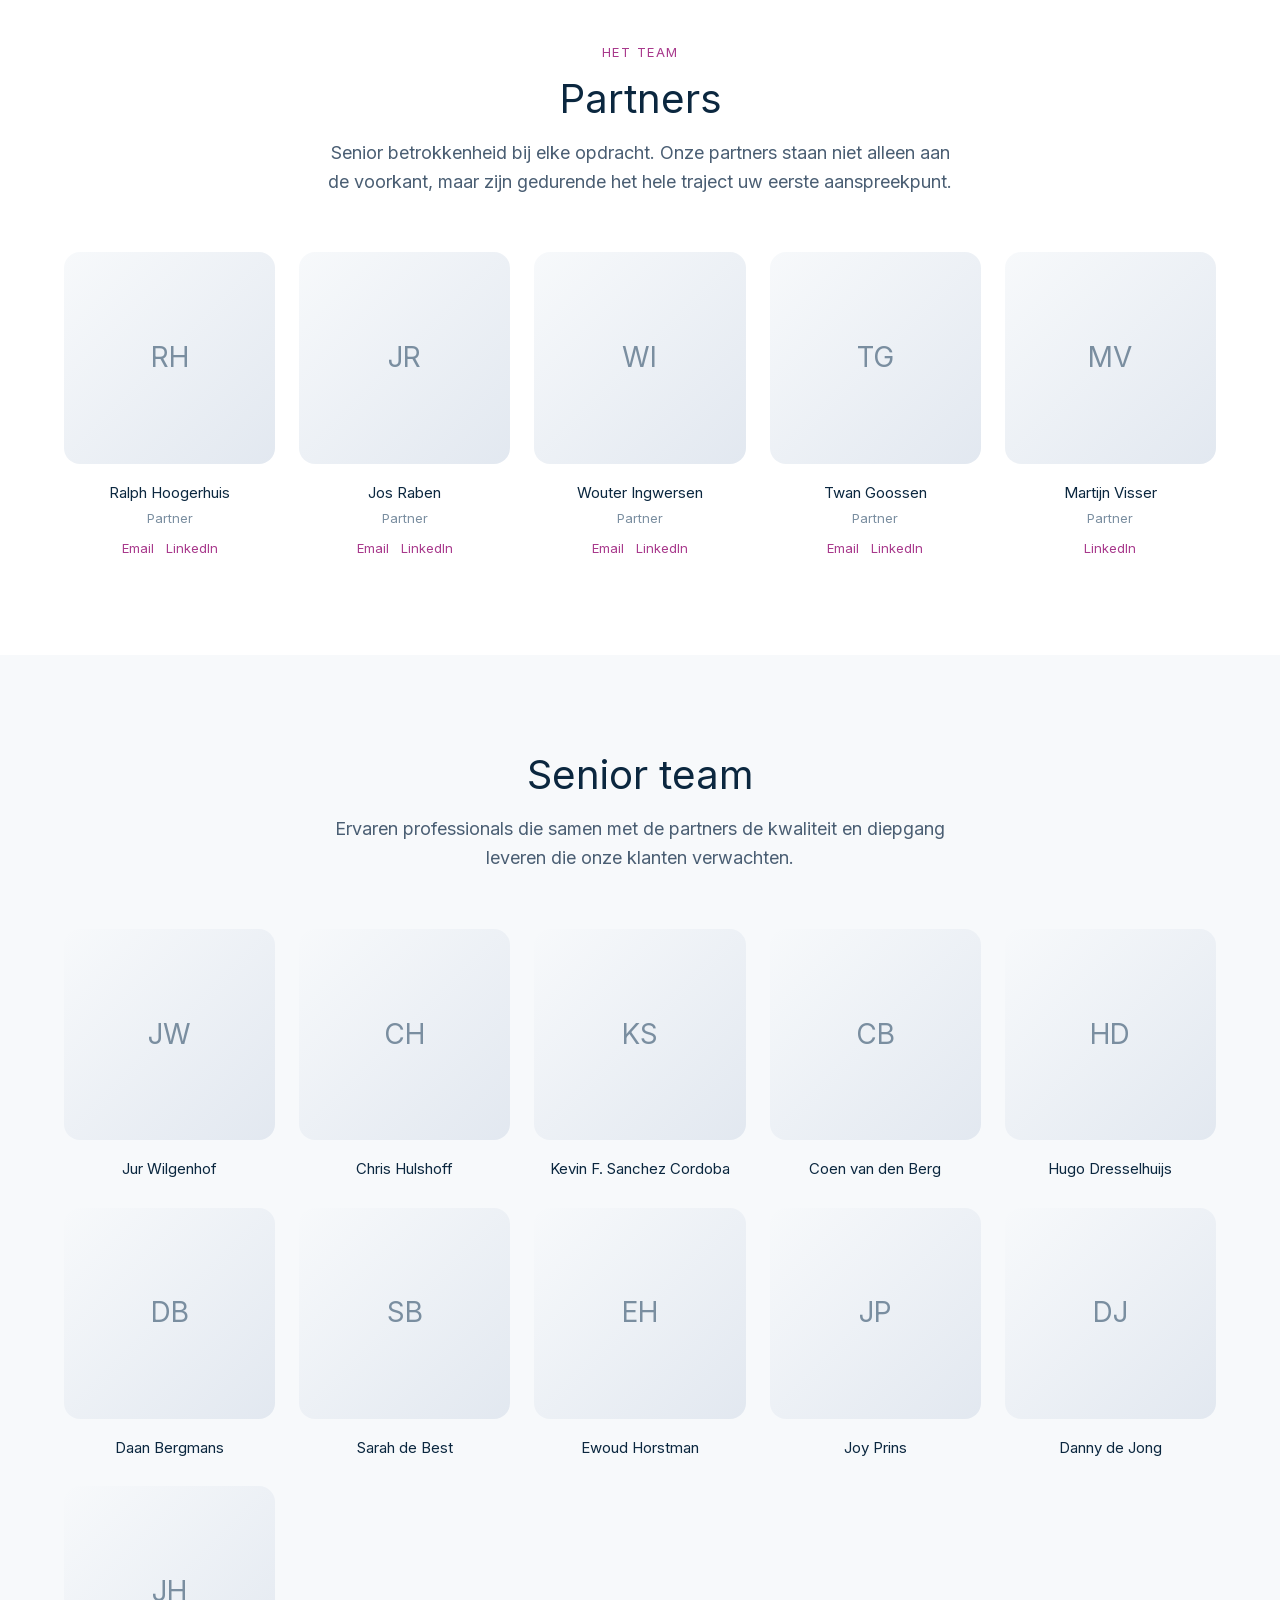
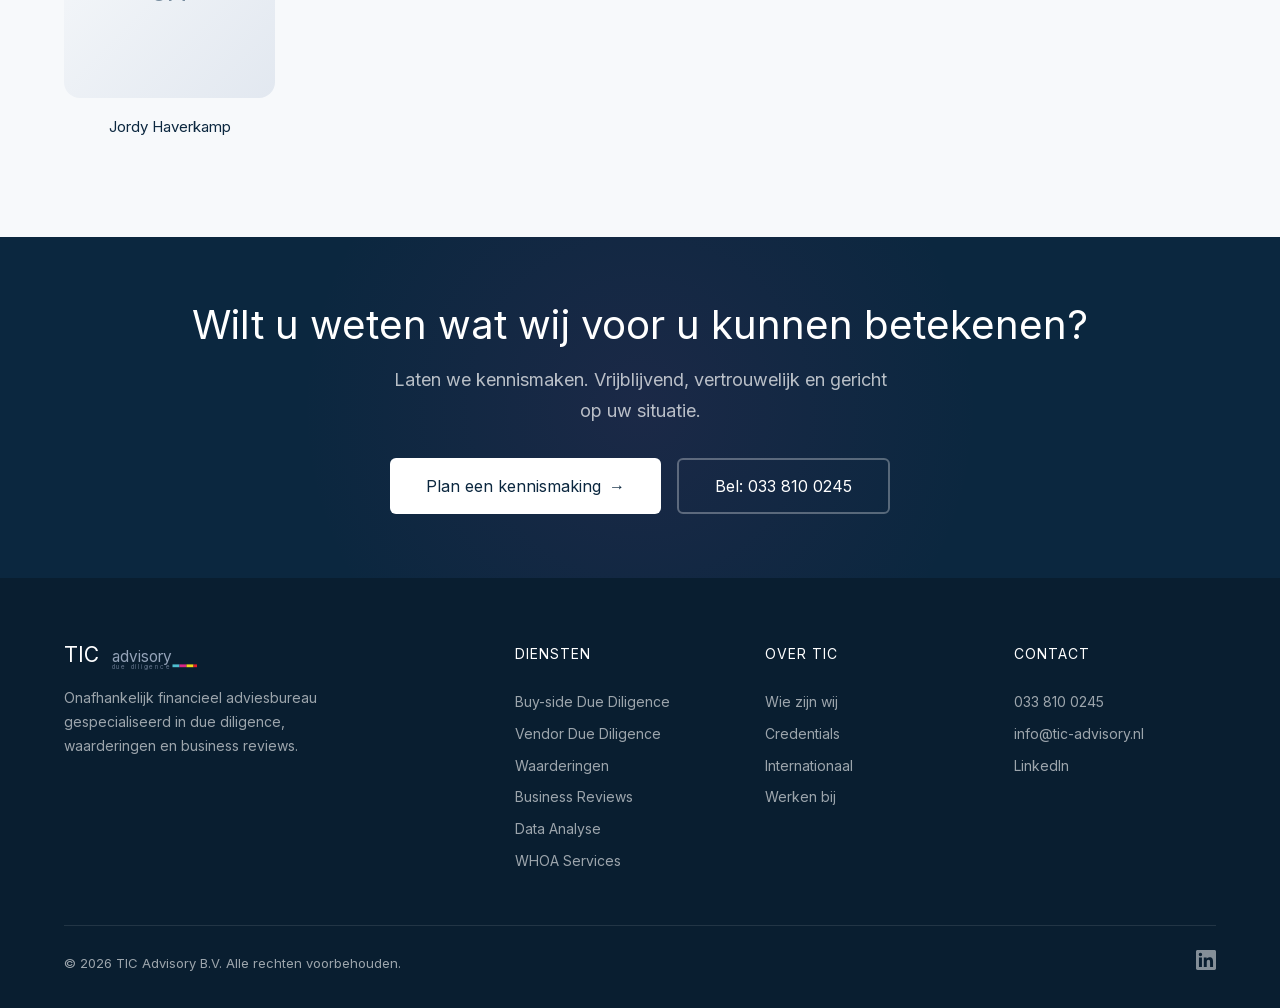
<file: wie-zijn-wij.html>
<!DOCTYPE html>
<html lang="nl">
<head>
  <meta charset="UTF-8">
  <meta name="viewport" content="width=device-width, initial-scale=1.0">
  <title>Wie zijn wij | TIC Advisory</title>
  <meta name="description" content="Maak kennis met het team van TIC Advisory. Partners met Big-4 achtergrond, betrokken bij elke transactie. 500+ deals begeleid wereldwijd.">
  <meta name="robots" content="noindex, nofollow">
  <link rel="preload" href="assets/fonts/inter-latin.woff2" as="font" type="font/woff2" crossorigin>
  <link rel="stylesheet" href="assets/style.css">
  <link rel="icon" href="data:image/svg+xml,<svg xmlns='http://www.w3.org/2000/svg' viewBox='0 0 100 100'><rect width='100' height='100' rx='16' fill='%230b273f'/><text x='50' y='68' font-family='sans-serif' font-size='48' font-weight='bold' fill='%234ebecf' text-anchor='middle'>TIC</text></svg>">
</head>
<body>

  <!-- ============ NAVIGATION ============ -->
  <nav class="nav" id="nav">
    <div class="nav__inner">
      <a href="index.html" class="nav__logo">
        <svg class="nav__logo-icon" viewBox="0 0 200 40" xmlns="http://www.w3.org/2000/svg">
          <text x="0" y="28" font-family="Inter, sans-serif" font-size="30" font-weight="900" fill="#191a1a">TIC</text>
          <text x="68" y="28" font-family="Inter, sans-serif" font-size="22" font-weight="400" fill="#3a3a3a">advisory</text>
          <text x="68" y="38" font-family="Inter, sans-serif" font-size="9" font-weight="400" fill="#888" letter-spacing="2.5">due diligence</text>
          <rect x="155" y="32" width="10" height="4" fill="#4EBECF"/>
          <rect x="165" y="32" width="10" height="4" fill="#D82785"/>
          <rect x="175" y="32" width="10" height="4" fill="#ECDA1A"/>
          <rect x="185" y="32" width="5" height="4" fill="#E41C28"/>
        </svg>
      </a>
      <div class="nav__links">
        <a href="diensten.html" class="nav__link">Diensten</a>
        <a href="voor-wie.html" class="nav__link">Voor wie</a>
        <a href="wie-zijn-wij.html" class="nav__link nav__link--active">Wie zijn wij</a>
        <a href="credentials.html" class="nav__link">Credentials</a>
        <a href="internationaal.html" class="nav__link">Internationaal</a>
        <div class="lang-toggle">
          <button class="lang-toggle__btn lang-toggle__btn--active" data-lang="nl">NL</button>
          <button class="lang-toggle__btn" data-lang="en">EN</button>
        </div>
        <a href="contact.html" class="btn btn--primary btn--sm nav__cta">Vrijblijvend gesprek <span class="btn__arrow">&rarr;</span></a>
      </div>
      <div class="lang-toggle nav__mobile-lang">
        <button class="lang-toggle__btn lang-toggle__btn--active" data-lang="nl">NL</button>
        <button class="lang-toggle__btn" data-lang="en">EN</button>
      </div>
      <button class="nav__mobile-toggle" id="mobileToggle" aria-label="Menu openen">
        <svg width="24" height="24" viewBox="0 0 24 24" fill="none" stroke="currentColor" stroke-width="2" stroke-linecap="round"><line x1="3" y1="6" x2="21" y2="6"/><line x1="3" y1="12" x2="21" y2="12"/><line x1="3" y1="18" x2="21" y2="18"/></svg>
      </button>
    </div>
    <div class="nav__mobile" id="mobileMenu">
      <a href="diensten.html" class="nav__mobile-link">Diensten</a>
      <a href="voor-wie.html" class="nav__mobile-link">Voor wie</a>
      <a href="wie-zijn-wij.html" class="nav__mobile-link">Wie zijn wij</a>
      <a href="credentials.html" class="nav__mobile-link">Credentials</a>
      <a href="internationaal.html" class="nav__mobile-link">Internationaal</a>
      <a href="werken-bij.html" class="nav__mobile-link">Werken bij</a>
      <div class="lang-toggle" style="display:flex;gap:8px;padding:14px 0;border-bottom:1px solid #e2e8f0;">
        <button class="lang-toggle__btn lang-toggle__btn--active" data-lang="nl">NL</button>
        <button class="lang-toggle__btn" data-lang="en">EN</button>
      </div>
      <div class="nav__mobile-cta">
        <a href="contact.html" class="btn btn--primary" style="width:100%;justify-content:center;">Vrijblijvend gesprek &rarr;</a>
      </div>
    </div>
  </nav>

  <!-- ============ PAGE HEADER ============ -->
  <section class="page-header">
    <div class="container">
      <div class="page-header__eyebrow">Over TIC Advisory</div>
      <h1 class="page-header__title">Ervaring. Onafhankelijkheid. Resultaat.</h1>
      <p class="page-header__subtitle">Een team met Big-4 achtergrond en een ondernemende mindset. Wij combineren de kwaliteit van grote kantoren met de snelheid en betrokkenheid van een boutique.</p>
    </div>
  </section>

  <!-- ============ STORY (content-split) ============ -->
  <section class="section">
    <div class="container">
      <div class="content-split">
        <div class="content-block reveal">
          <div class="section__eyebrow">Ons verhaal</div>
          <h2 class="section__title">Opgericht vanuit overtuiging</h2>
          <p>TIC Advisory is opgericht door partners met jarenlange ervaring bij Big-4 kantoren. Zij wilden de kwaliteit en grondigheid die zij daar leerden combineren met persoonlijke betrokkenheid en korte lijnen.</p>
          <p>Die overtuiging vertaalden zij naar een innovatief concept: een onafhankelijk adviesbureau dat draait om senior betrokkenheid, data-gedreven analyses en direct toepasbaar advies. Geen dikke rapporten, maar inzichten die deals versterken.</p>
          <p>Inmiddels is het team betrokken geweest bij meer dan 500 transacties wereldwijd, voor PE-fondsen, banken, Corporate Finance adviseurs en ondernemers.</p>
        </div>
        <div class="reveal">
          <div style="width:100%;aspect-ratio:4/3;border-radius:var(--radius-lg);background:linear-gradient(135deg, var(--bg-dark) 0%, var(--tic-dark-light) 40%, rgba(78,190,207,0.3) 100%);display:flex;align-items:center;justify-content:center;position:relative;overflow:hidden;">
            <div style="position:absolute;top:50%;left:50%;transform:translate(-50%,-50%);width:300px;height:300px;background:radial-gradient(circle, rgba(168,57,140,0.15) 0%, transparent 70%);pointer-events:none;"></div>
            <div style="text-align:center;position:relative;z-index:1;">
              <div style="font-size:clamp(48px,6vw,64px);font-weight:800;color:#fff;line-height:1;">500+</div>
              <div style="font-size:16px;color:rgba(255,255,255,0.6);margin-top:8px;font-weight:500;">Transacties begeleid</div>
            </div>
          </div>
        </div>
      </div>
    </div>
  </section>

  <!-- ============ VALUES / DIFFERENTIATORS ============ -->
  <section class="section section--light">
    <div class="container">
      <div class="section__header section__header--center reveal">
        <div class="section__eyebrow">Wat ons drijft</div>
        <h2 class="section__title">Drie principes, altijd</h2>
      </div>
      <div class="usp-grid">
        <div class="usp-card reveal">
          <div class="usp-card__icon">
            <svg width="32" height="32" viewBox="0 0 24 24" fill="none" stroke="#a8398c" stroke-width="1.5" stroke-linecap="round" stroke-linejoin="round"><path d="M12 22s8-4 8-10V5l-8-3-8 3v7c0 6 8 10 8 10z"/><polyline points="9 12 11 14 15 10"/></svg>
          </div>
          <h3 class="usp-card__title">Onafhankelijk</h3>
          <p class="usp-card__desc">Wij doen bewust geen Corporate Finance om belangenconflicten te voorkomen. Geen deal-belang, geen bias. Alleen eerlijk financieel inzicht dat u verder helpt.</p>
        </div>
        <div class="usp-card reveal">
          <div class="usp-card__icon">
            <svg width="32" height="32" viewBox="0 0 24 24" fill="none" stroke="#4ebecf" stroke-width="1.5" stroke-linecap="round" stroke-linejoin="round"><path d="M17 21v-2a4 4 0 0 0-4-4H5a4 4 0 0 0-4 4v2"/><circle cx="9" cy="7" r="4"/><path d="M23 21v-2a4 4 0 0 0-3-3.87"/><path d="M16 3.13a4 4 0 0 1 0 7.75"/></svg>
          </div>
          <h3 class="usp-card__title">Betrokken</h3>
          <p class="usp-card__desc">Onze partners zijn bij het hele traject betrokken, van kick-off tot signing. Geen staffel van juniors, maar directe toegang tot de ervaring die er toe doet.</p>
        </div>
        <div class="usp-card reveal">
          <div class="usp-card__icon">
            <svg width="32" height="32" viewBox="0 0 24 24" fill="none" stroke="#a8398c" stroke-width="1.5" stroke-linecap="round" stroke-linejoin="round"><rect x="2" y="3" width="20" height="14" rx="2" ry="2"/><line x1="8" y1="21" x2="16" y2="21"/><line x1="12" y1="17" x2="12" y2="21"/></svg>
          </div>
          <h3 class="usp-card__title">Data-gedreven</h3>
          <p class="usp-card__desc">Wij analyseren management reporting, marges en werkkapitaal op maand- en dagniveau. Geen aannames, maar feiten die standhouden in elke onderhandeling.</p>
        </div>
      </div>
    </div>
  </section>

  <!-- ============ TEAM: PARTNERS ============ -->
  <section class="section" id="team">
    <div class="container">
      <div class="section__header section__header--center reveal">
        <div class="section__eyebrow">Het team</div>
        <h2 class="section__title">Partners</h2>
        <p class="section__subtitle">Senior betrokkenheid bij elke opdracht. Onze partners staan niet alleen aan de voorkant, maar zijn gedurende het hele traject uw eerste aanspreekpunt.</p>
      </div>
      <div class="team-grid" style="grid-template-columns: repeat(5, 1fr);">
        <div class="team-card reveal">
          <div class="team-card__photo"><span class="team-card__initials">RH</span></div>
          <div class="team-card__name">Ralph Hoogerhuis</div>
          <div class="team-card__role">Partner</div>
          <div class="team-card__links">
            <a href="mailto:rhoogerhuis@tic-advisory.nl" class="team-card__link">Email</a>
            <a href="https://www.linkedin.com/in/ralph-hoogerhuis/" target="_blank" rel="noopener" class="team-card__link">LinkedIn</a>
          </div>
        </div>
        <div class="team-card reveal">
          <div class="team-card__photo"><span class="team-card__initials">JR</span></div>
          <div class="team-card__name">Jos Raben</div>
          <div class="team-card__role">Partner</div>
          <div class="team-card__links">
            <a href="mailto:jraben@tic-advisory.nl" class="team-card__link">Email</a>
            <a href="https://www.linkedin.com/in/jos-raben/" target="_blank" rel="noopener" class="team-card__link">LinkedIn</a>
          </div>
        </div>
        <div class="team-card reveal">
          <div class="team-card__photo"><span class="team-card__initials">WI</span></div>
          <div class="team-card__name">Wouter Ingwersen</div>
          <div class="team-card__role">Partner</div>
          <div class="team-card__links">
            <a href="mailto:wingwersen@tic-advisory.nl" class="team-card__link">Email</a>
            <a href="https://www.linkedin.com/in/wouter-ingwersen/" target="_blank" rel="noopener" class="team-card__link">LinkedIn</a>
          </div>
        </div>
        <div class="team-card reveal">
          <div class="team-card__photo"><span class="team-card__initials">TG</span></div>
          <div class="team-card__name">Twan Goossen</div>
          <div class="team-card__role">Partner</div>
          <div class="team-card__links">
            <a href="mailto:tgoossen@tic-advisory.nl" class="team-card__link">Email</a>
            <a href="https://www.linkedin.com/in/twan-goossen/" target="_blank" rel="noopener" class="team-card__link">LinkedIn</a>
          </div>
        </div>
        <div class="team-card reveal">
          <div class="team-card__photo"><span class="team-card__initials">MV</span></div>
          <div class="team-card__name">Martijn Visser</div>
          <div class="team-card__role">Partner</div>
          <div class="team-card__links">
            <a href="https://www.linkedin.com/in/martijnvisser1/" target="_blank" rel="noopener" class="team-card__link">LinkedIn</a>
          </div>
        </div>
      </div>
    </div>
  </section>

  <!-- ============ TEAM: SENIOR TEAM ============ -->
  <section class="section section--light">
    <div class="container">
      <div class="section__header section__header--center reveal">
        <h2 class="section__title">Senior team</h2>
        <p class="section__subtitle">Ervaren professionals die samen met de partners de kwaliteit en diepgang leveren die onze klanten verwachten.</p>
      </div>
      <div class="team-grid">
        <div class="team-card reveal">
          <div class="team-card__photo"><span class="team-card__initials">JW</span></div>
          <div class="team-card__name">Jur Wilgenhof</div>
        </div>
        <div class="team-card reveal">
          <div class="team-card__photo"><span class="team-card__initials">CH</span></div>
          <div class="team-card__name">Chris Hulshoff</div>
        </div>
        <div class="team-card reveal">
          <div class="team-card__photo"><span class="team-card__initials">KS</span></div>
          <div class="team-card__name">Kevin F. Sanchez Cordoba</div>
        </div>
        <div class="team-card reveal">
          <div class="team-card__photo"><span class="team-card__initials">CB</span></div>
          <div class="team-card__name">Coen van den Berg</div>
        </div>
        <div class="team-card reveal">
          <div class="team-card__photo"><span class="team-card__initials">HD</span></div>
          <div class="team-card__name">Hugo Dresselhuijs</div>
        </div>
        <div class="team-card reveal">
          <div class="team-card__photo"><span class="team-card__initials">DB</span></div>
          <div class="team-card__name">Daan Bergmans</div>
        </div>
        <div class="team-card reveal">
          <div class="team-card__photo"><span class="team-card__initials">SB</span></div>
          <div class="team-card__name">Sarah de Best</div>
        </div>
        <div class="team-card reveal">
          <div class="team-card__photo"><span class="team-card__initials">EH</span></div>
          <div class="team-card__name">Ewoud Horstman</div>
        </div>
        <div class="team-card reveal">
          <div class="team-card__photo"><span class="team-card__initials">JP</span></div>
          <div class="team-card__name">Joy Prins</div>
        </div>
        <div class="team-card reveal">
          <div class="team-card__photo"><span class="team-card__initials">DJ</span></div>
          <div class="team-card__name">Danny de Jong</div>
        </div>
        <div class="team-card reveal">
          <div class="team-card__photo"><span class="team-card__initials">JH</span></div>
          <div class="team-card__name">Jordy Haverkamp</div>
        </div>
      </div>
    </div>
  </section>

  <!-- ============ CTA BANNER ============ -->
  <section class="cta-banner">
    <div class="container cta-banner__inner">
      <h2 class="cta-banner__title">Wilt u weten wat wij voor u kunnen betekenen?</h2>
      <p class="cta-banner__subtitle">Laten we kennismaken. Vrijblijvend, vertrouwelijk en gericht op uw situatie.</p>
      <div class="cta-banner__actions">
        <a href="contact.html" class="btn btn--primary btn--lg">Plan een kennismaking <span class="btn__arrow">&rarr;</span></a>
        <a href="tel:0338100245" class="btn btn--ghost btn--lg">Bel: 033 810 0245</a>
      </div>
    </div>
  </section>

  <!-- ============ FOOTER ============ -->
  <footer class="footer">
    <div class="container">
      <div class="footer__grid">
        <div class="footer__brand">
          <a href="index.html" class="footer__logo">
            <svg class="footer__logo-icon" viewBox="0 0 200 40" xmlns="http://www.w3.org/2000/svg">
              <text x="0" y="28" font-family="Inter, sans-serif" font-size="30" font-weight="900" fill="#ffffff">TIC</text>
              <text x="68" y="28" font-family="Inter, sans-serif" font-size="22" font-weight="400" fill="#94a3b8">advisory</text>
              <text x="68" y="38" font-family="Inter, sans-serif" font-size="9" font-weight="400" fill="#64748b" letter-spacing="2.5">due diligence</text>
              <rect x="155" y="32" width="10" height="4" fill="#4EBECF"/>
              <rect x="165" y="32" width="10" height="4" fill="#D82785"/>
              <rect x="175" y="32" width="10" height="4" fill="#ECDA1A"/>
              <rect x="185" y="32" width="5" height="4" fill="#E41C28"/>
            </svg>
          </a>
          <p class="footer__desc">Onafhankelijk financieel adviesbureau gespecialiseerd in due diligence, waarderingen en business reviews.</p>
        </div>
        <div>
          <div class="footer__heading">Diensten</div>
          <a href="diensten/buy-side-due-diligence.html" class="footer__link">Buy-side Due Diligence</a>
          <a href="diensten/vendor-due-diligence.html" class="footer__link">Vendor Due Diligence</a>
          <a href="diensten/waarderingen.html" class="footer__link">Waarderingen</a>
          <a href="diensten/business-reviews.html" class="footer__link">Business Reviews</a>
          <a href="diensten/data-analyse.html" class="footer__link">Data Analyse</a>
          <a href="diensten/whoa-services.html" class="footer__link">WHOA Services</a>
        </div>
        <div>
          <div class="footer__heading">Over TIC</div>
          <a href="wie-zijn-wij.html" class="footer__link">Wie zijn wij</a>
          <a href="credentials.html" class="footer__link">Credentials</a>
          <a href="internationaal.html" class="footer__link">Internationaal</a>
          <a href="werken-bij.html" class="footer__link">Werken bij</a>
        </div>
        <div>
          <div class="footer__heading">Contact</div>
          <a href="tel:0338100245" class="footer__link">033 810 0245</a>
          <a href="mailto:info@tic-advisory.nl" class="footer__link">info@tic-advisory.nl</a>
          <a href="https://www.linkedin.com/company/tic-advisory/" target="_blank" rel="noopener" class="footer__link">LinkedIn</a>
        </div>
      </div>
      <div class="footer__bottom">
        <span>&copy; 2026 TIC Advisory B.V. Alle rechten voorbehouden.</span>
        <div class="footer__social">
          <a href="https://www.linkedin.com/company/tic-advisory/" target="_blank" rel="noopener" aria-label="LinkedIn">
            <svg width="20" height="20" viewBox="0 0 24 24" fill="currentColor"><path d="M20.447 20.452h-3.554v-5.569c0-1.328-.027-3.037-1.852-3.037-1.853 0-2.136 1.445-2.136 2.939v5.667H9.351V9h3.414v1.561h.046c.477-.9 1.637-1.85 3.37-1.85 3.601 0 4.267 2.37 4.267 5.455v6.286zM5.337 7.433a2.062 2.062 0 0 1-2.063-2.065 2.064 2.064 0 1 1 2.063 2.065zm1.782 13.019H3.555V9h3.564v11.452zM22.225 0H1.771C.792 0 0 .774 0 1.729v20.542C0 23.227.792 24 1.771 24h20.451C23.2 24 24 23.227 24 22.271V1.729C24 .774 23.2 0 22.222 0h.003z"/></svg>
          </a>
        </div>
      </div>
    </div>
  </footer>

  <!-- ============ STICKY MOBILE CTA ============ -->
  <div class="sticky-cta" id="stickyCta">
    <div class="sticky-cta__inner">
      <a href="tel:0338100245" class="btn btn--secondary btn--sm sticky-cta__btn">Bel ons</a>
      <a href="contact.html" class="btn btn--primary btn--sm sticky-cta__btn">Vrijblijvend gesprek</a>
    </div>
  </div>

  <!-- ============ SCRIPTS ============ -->
  <script>
    // Mobile menu toggle
    var toggle = document.getElementById('mobileToggle');
    var menu = document.getElementById('mobileMenu');
    toggle.addEventListener('click', function() {
      menu.classList.toggle('active');
      var isOpen = menu.classList.contains('active');
      toggle.setAttribute('aria-label', isOpen ? 'Menu sluiten' : 'Menu openen');
      toggle.innerHTML = isOpen
        ? '<svg width="24" height="24" viewBox="0 0 24 24" fill="none" stroke="currentColor" stroke-width="2" stroke-linecap="round"><line x1="18" y1="6" x2="6" y2="18"/><line x1="6" y1="6" x2="18" y2="18"/></svg>'
        : '<svg width="24" height="24" viewBox="0 0 24 24" fill="none" stroke="currentColor" stroke-width="2" stroke-linecap="round"><line x1="3" y1="6" x2="21" y2="6"/><line x1="3" y1="12" x2="21" y2="12"/><line x1="3" y1="18" x2="21" y2="18"/></svg>';
    });

    // Nav shadow on scroll
    var nav = document.getElementById('nav');
    window.addEventListener('scroll', function() {
      nav.classList.toggle('nav--scrolled', window.scrollY > 10);
    }, { passive: true });

    // Reveal animations (with polyfill for older mobile browsers)
    var ric = window.requestIdleCallback || function(cb) { setTimeout(cb, 1); };
    ric(function() {
      var observer = new IntersectionObserver(function(entries) {
        entries.forEach(function(entry) {
          if (entry.isIntersecting) {
            entry.target.classList.add('visible');
            observer.unobserve(entry.target);
          }
        });
      }, { threshold: 0.1, rootMargin: '0px 0px -40px 0px' });

      document.querySelectorAll('.reveal').forEach(function(el) { observer.observe(el); });
    });
  </script>

</body>
</html>
</file>
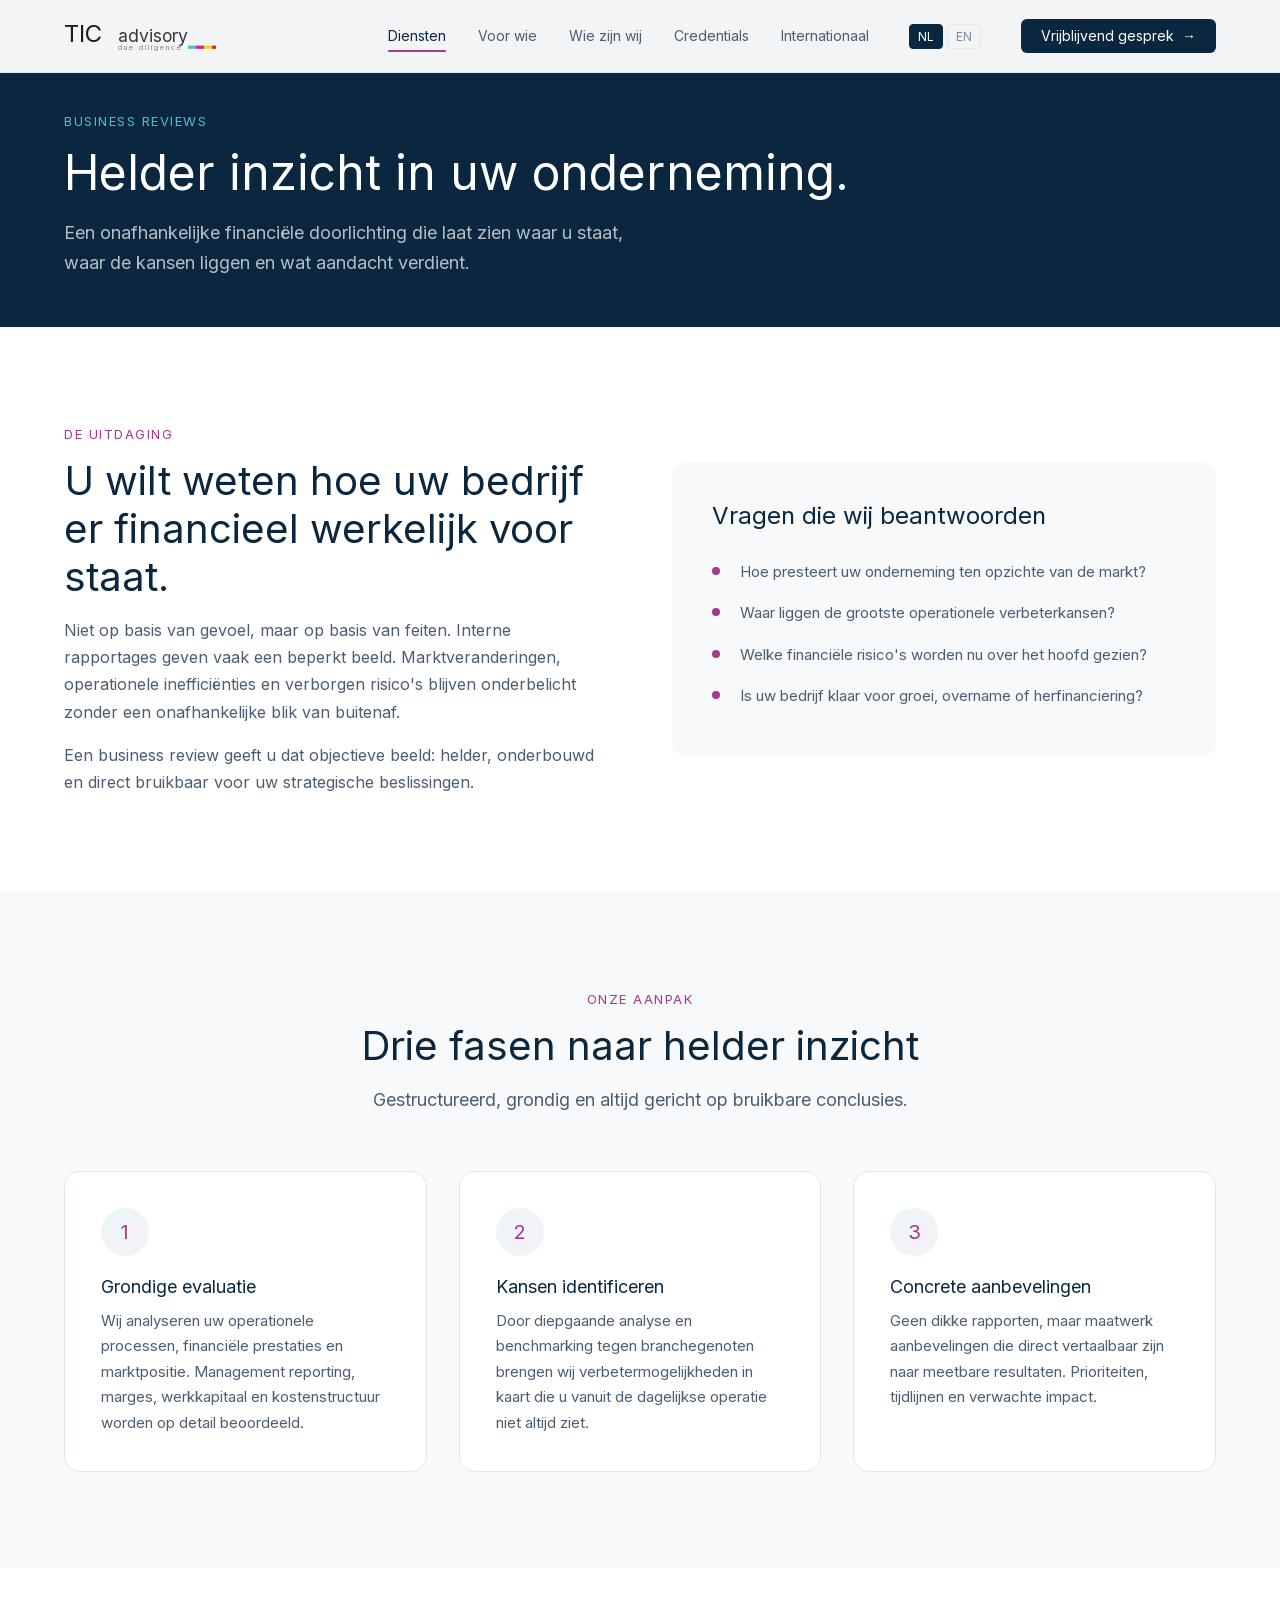
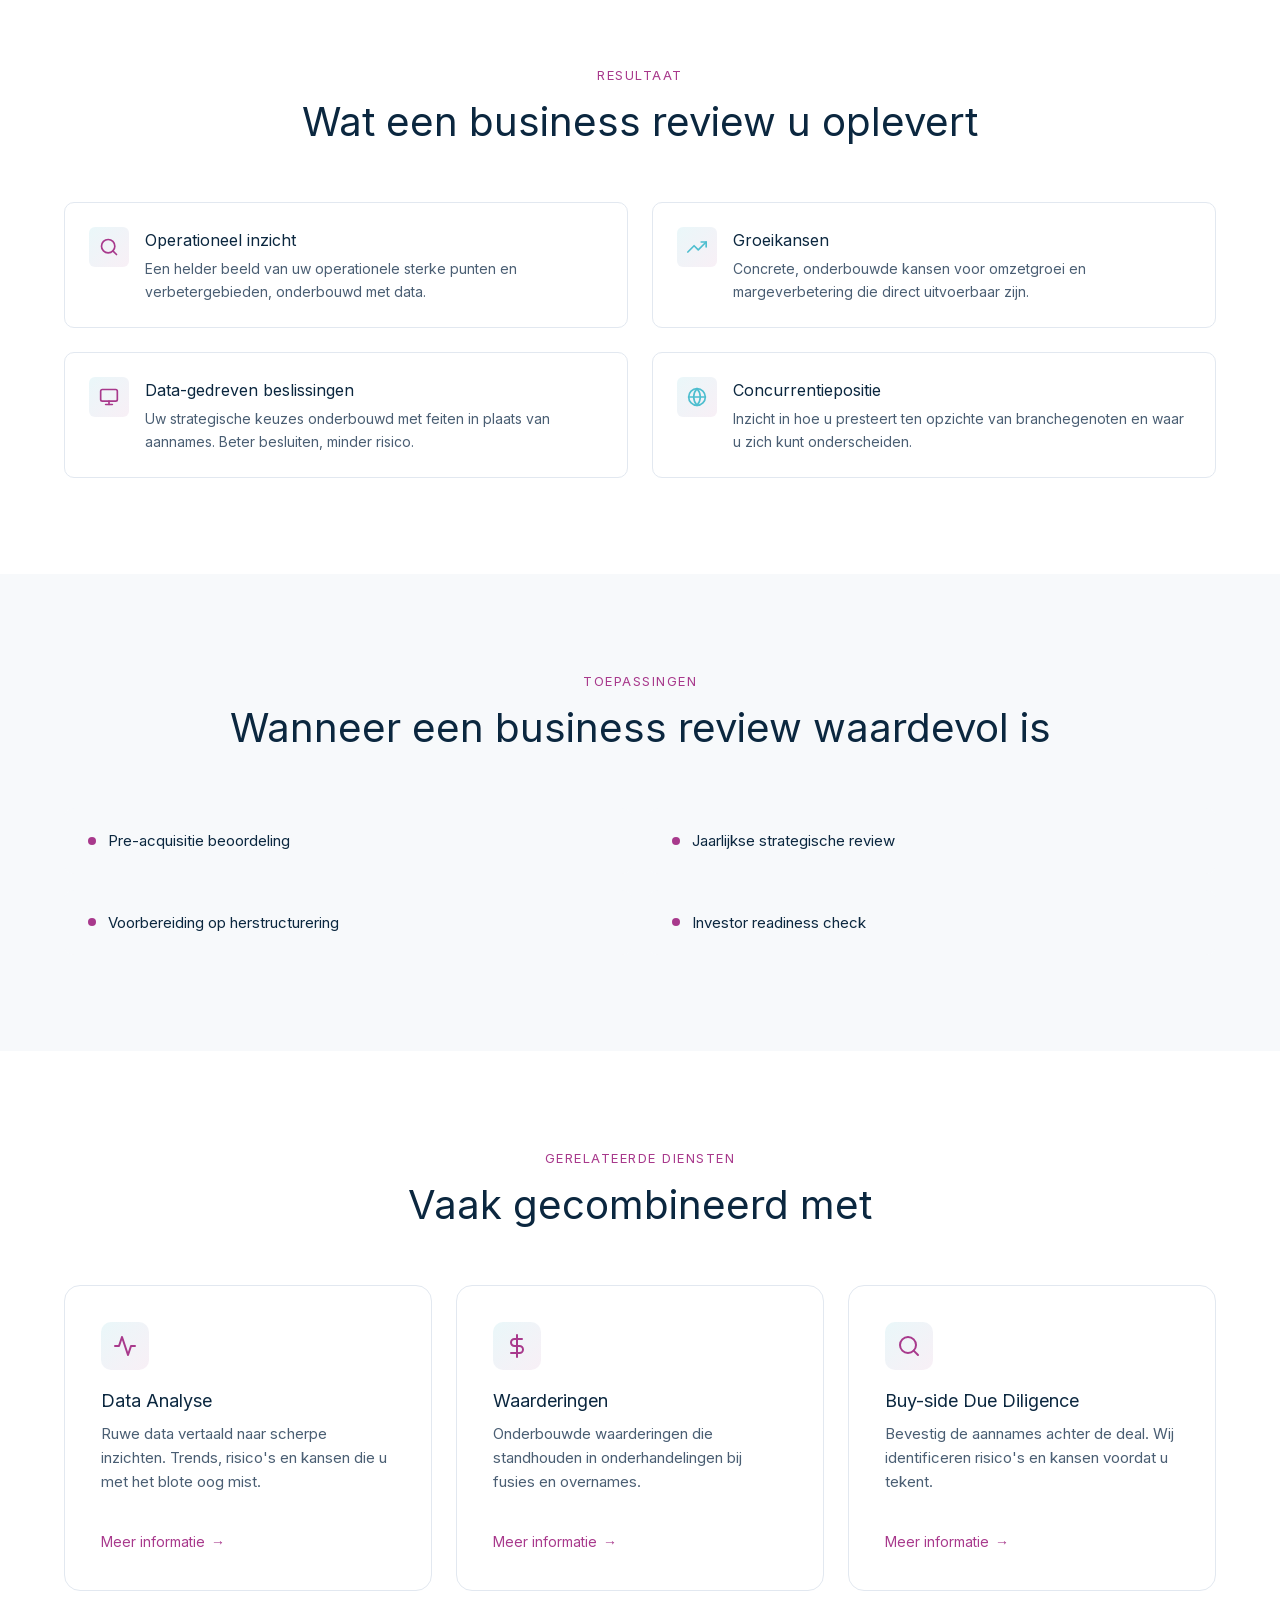
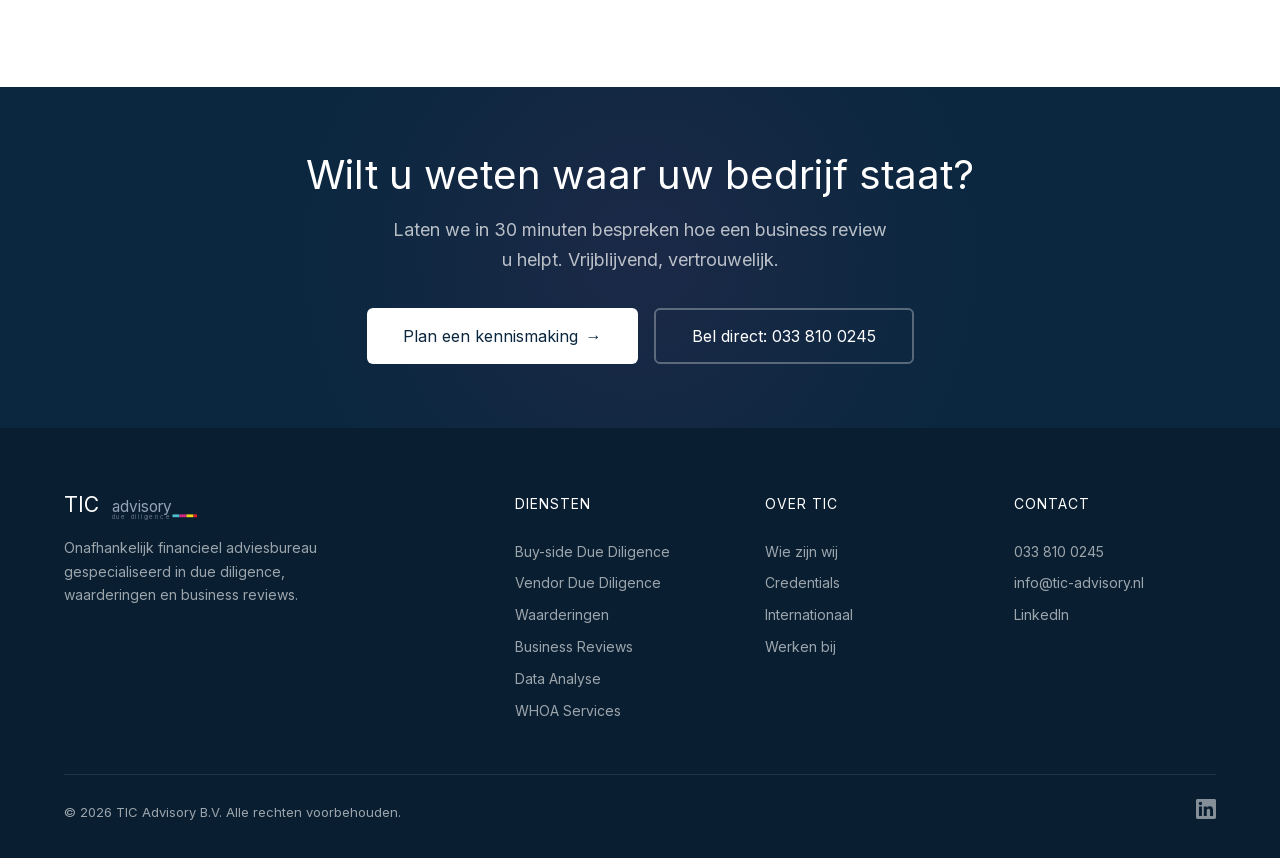
<file: diensten/business-reviews.html>
<!DOCTYPE html>
<html lang="nl">
<head>
  <meta charset="UTF-8">
  <meta name="viewport" content="width=device-width, initial-scale=1.0">
  <title>Business Reviews | TIC Advisory</title>
  <meta name="description" content="Onafhankelijke business reviews die helder inzicht geven in de financiële gezondheid van uw onderneming. TIC Advisory analyseert, benchmarkt en adviseert.">
  <meta name="robots" content="noindex, nofollow">
  <link rel="preload" href="../assets/fonts/inter-latin.woff2" as="font" type="font/woff2" crossorigin>
  <link rel="stylesheet" href="../assets/style.css">
  <link rel="icon" href="data:image/svg+xml,<svg xmlns='http://www.w3.org/2000/svg' viewBox='0 0 100 100'><rect width='100' height='100' rx='16' fill='%230b273f'/><text x='50' y='68' font-family='sans-serif' font-size='48' font-weight='bold' fill='%234ebecf' text-anchor='middle'>TIC</text></svg>">
  <style>
    .approach-grid {
      display: grid;
      grid-template-columns: repeat(3, 1fr);
      gap: 32px;
    }
    .approach-step {
      background: var(--bg-white);
      border: 1px solid var(--border-light);
      border-radius: var(--radius-lg);
      padding: 36px;
      position: relative;
    }
    .approach-step__number {
      width: 48px;
      height: 48px;
      border-radius: 50%;
      background: linear-gradient(135deg, rgba(78, 190, 207, 0.12), rgba(168, 57, 140, 0.08));
      display: flex;
      align-items: center;
      justify-content: center;
      font-size: 20px;
      font-weight: 800;
      color: var(--tic-purple);
      margin-bottom: 20px;
    }
    .approach-step__title {
      font-size: 18px;
      font-weight: 700;
      margin-bottom: 10px;
      color: var(--text-primary);
    }
    .approach-step__desc {
      font-size: 15px;
      color: var(--text-secondary);
      line-height: 1.7;
    }
    .benefits-grid {
      display: grid;
      grid-template-columns: repeat(2, 1fr);
      gap: 24px;
    }
    .benefit-item {
      display: flex;
      align-items: flex-start;
      gap: 16px;
      padding: 24px;
      background: var(--bg-white);
      border: 1px solid var(--border-light);
      border-radius: var(--radius-md);
    }
    .benefit-item__icon {
      width: 40px;
      height: 40px;
      border-radius: var(--radius-sm);
      background: linear-gradient(135deg, rgba(78, 190, 207, 0.12), rgba(168, 57, 140, 0.08));
      display: flex;
      align-items: center;
      justify-content: center;
      flex-shrink: 0;
    }
    .benefit-item__title {
      font-size: 16px;
      font-weight: 700;
      margin-bottom: 4px;
      color: var(--text-primary);
    }
    .benefit-item__desc {
      font-size: 14px;
      color: var(--text-secondary);
      line-height: 1.6;
    }
    .use-cases {
      display: grid;
      grid-template-columns: repeat(2, 1fr);
      gap: 16px;
    }
    .use-case {
      display: flex;
      align-items: center;
      gap: 12px;
      padding: 20px 24px;
      background: var(--bg-light);
      border-radius: var(--radius-md);
      font-size: 15px;
      font-weight: 500;
      color: var(--text-primary);
    }
    .use-case__dot {
      width: 8px;
      height: 8px;
      border-radius: 50%;
      background: var(--tic-purple);
      flex-shrink: 0;
    }
    @media (max-width: 1024px) {
      .approach-grid { grid-template-columns: 1fr; }
      .content-split { grid-template-columns: 1fr; gap: 40px; }
      .content-split--reverse { direction: ltr; }
    }
    @media (max-width: 768px) {
      .benefits-grid { grid-template-columns: 1fr; }
      .use-cases { grid-template-columns: 1fr; }
    }
  </style>
</head>
<body>

  <!-- ============ NAVIGATION ============ -->
  <nav class="nav" id="nav">
    <div class="nav__inner">
      <a href="../index.html" class="nav__logo">
        <svg class="nav__logo-icon" viewBox="0 0 200 40" xmlns="http://www.w3.org/2000/svg">
          <text x="0" y="28" font-family="Inter, sans-serif" font-size="30" font-weight="900" fill="#191a1a">TIC</text>
          <text x="68" y="28" font-family="Inter, sans-serif" font-size="22" font-weight="400" fill="#3a3a3a">advisory</text>
          <text x="68" y="38" font-family="Inter, sans-serif" font-size="9" font-weight="400" fill="#888" letter-spacing="2.5">due diligence</text>
          <rect x="155" y="32" width="10" height="4" fill="#4EBECF"/>
          <rect x="165" y="32" width="10" height="4" fill="#D82785"/>
          <rect x="175" y="32" width="10" height="4" fill="#ECDA1A"/>
          <rect x="185" y="32" width="5" height="4" fill="#E41C28"/>
        </svg>
      </a>
      <div class="nav__links">
        <a href="../diensten.html" class="nav__link nav__link--active">Diensten</a>
        <a href="../voor-wie.html" class="nav__link">Voor wie</a>
        <a href="../wie-zijn-wij.html" class="nav__link">Wie zijn wij</a>
        <a href="../credentials.html" class="nav__link">Credentials</a>
        <a href="../internationaal.html" class="nav__link">Internationaal</a>
        <div class="lang-toggle">
          <button class="lang-toggle__btn lang-toggle__btn--active" data-lang="nl">NL</button>
          <button class="lang-toggle__btn" data-lang="en">EN</button>
        </div>
        <a href="../contact.html" class="btn btn--primary btn--sm nav__cta">Vrijblijvend gesprek <span class="btn__arrow">&rarr;</span></a>
      </div>
      <div class="lang-toggle nav__mobile-lang">
        <button class="lang-toggle__btn lang-toggle__btn--active" data-lang="nl">NL</button>
        <button class="lang-toggle__btn" data-lang="en">EN</button>
      </div>
      <button class="nav__mobile-toggle" id="mobileToggle" aria-label="Menu openen">
        <svg width="24" height="24" viewBox="0 0 24 24" fill="none" stroke="currentColor" stroke-width="2" stroke-linecap="round"><line x1="3" y1="6" x2="21" y2="6"/><line x1="3" y1="12" x2="21" y2="12"/><line x1="3" y1="18" x2="21" y2="18"/></svg>
      </button>
    </div>
    <div class="nav__mobile" id="mobileMenu">
      <a href="../diensten.html" class="nav__mobile-link">Diensten</a>
      <a href="../voor-wie.html" class="nav__mobile-link">Voor wie</a>
      <a href="../wie-zijn-wij.html" class="nav__mobile-link">Wie zijn wij</a>
      <a href="../credentials.html" class="nav__mobile-link">Credentials</a>
      <a href="../internationaal.html" class="nav__mobile-link">Internationaal</a>
      <a href="../werken-bij.html" class="nav__mobile-link">Werken bij</a>
      <div class="lang-toggle" style="display:flex;gap:8px;padding:14px 0;border-bottom:1px solid #e2e8f0;">
        <button class="lang-toggle__btn lang-toggle__btn--active" data-lang="nl">NL</button>
        <button class="lang-toggle__btn" data-lang="en">EN</button>
      </div>
      <div class="nav__mobile-cta">
        <a href="../contact.html" class="btn btn--primary" style="width:100%;justify-content:center;">Vrijblijvend gesprek &rarr;</a>
      </div>
    </div>
  </nav>

  <!-- ============ PAGE HEADER ============ -->
  <section class="page-header">
    <div class="container">
      <div class="page-header__eyebrow">Business Reviews</div>
      <h1 class="page-header__title">Helder inzicht in uw onderneming.</h1>
      <p class="page-header__subtitle">Een onafhankelijke financiële doorlichting die laat zien waar u staat, waar de kansen liggen en wat aandacht verdient.</p>
    </div>
  </section>

  <!-- ============ PROBLEM ============ -->
  <section class="section">
    <div class="container">
      <div class="content-split">
        <div class="content-block reveal">
          <div class="section__eyebrow">De uitdaging</div>
          <h2 class="section__title">U wilt weten hoe uw bedrijf er financieel werkelijk voor staat.</h2>
          <p>Niet op basis van gevoel, maar op basis van feiten. Interne rapportages geven vaak een beperkt beeld. Marktveranderingen, operationele inefficiënties en verborgen risico's blijven onderbelicht zonder een onafhankelijke blik van buitenaf.</p>
          <p>Een business review geeft u dat objectieve beeld: helder, onderbouwd en direct bruikbaar voor uw strategische beslissingen.</p>
        </div>
        <div class="content-block reveal">
          <div style="background: var(--bg-light); border-radius: var(--radius-lg); padding: 40px;">
            <h3 style="margin-bottom: 20px;">Vragen die wij beantwoorden</h3>
            <ul>
              <li>Hoe presteert uw onderneming ten opzichte van de markt?</li>
              <li>Waar liggen de grootste operationele verbeterkansen?</li>
              <li>Welke financiële risico's worden nu over het hoofd gezien?</li>
              <li>Is uw bedrijf klaar voor groei, overname of herfinanciering?</li>
            </ul>
          </div>
        </div>
      </div>
    </div>
  </section>

  <!-- ============ APPROACH ============ -->
  <section class="section section--light">
    <div class="container">
      <div class="section__header section__header--center reveal">
        <div class="section__eyebrow">Onze aanpak</div>
        <h2 class="section__title">Drie fasen naar helder inzicht</h2>
        <p class="section__subtitle">Gestructureerd, grondig en altijd gericht op bruikbare conclusies.</p>
      </div>
      <div class="approach-grid">
        <div class="approach-step reveal">
          <div class="approach-step__number">1</div>
          <h3 class="approach-step__title">Grondige evaluatie</h3>
          <p class="approach-step__desc">Wij analyseren uw operationele processen, financiële prestaties en marktpositie. Management reporting, marges, werkkapitaal en kostenstructuur worden op detail beoordeeld.</p>
        </div>
        <div class="approach-step reveal">
          <div class="approach-step__number">2</div>
          <h3 class="approach-step__title">Kansen identificeren</h3>
          <p class="approach-step__desc">Door diepgaande analyse en benchmarking tegen branchegenoten brengen wij verbetermogelijkheden in kaart die u vanuit de dagelijkse operatie niet altijd ziet.</p>
        </div>
        <div class="approach-step reveal">
          <div class="approach-step__number">3</div>
          <h3 class="approach-step__title">Concrete aanbevelingen</h3>
          <p class="approach-step__desc">Geen dikke rapporten, maar maatwerk aanbevelingen die direct vertaalbaar zijn naar meetbare resultaten. Prioriteiten, tijdlijnen en verwachte impact.</p>
        </div>
      </div>
    </div>
  </section>

  <!-- ============ BENEFITS ============ -->
  <section class="section">
    <div class="container">
      <div class="section__header section__header--center reveal">
        <div class="section__eyebrow">Resultaat</div>
        <h2 class="section__title">Wat een business review u oplevert</h2>
      </div>
      <div class="benefits-grid">
        <div class="benefit-item reveal">
          <div class="benefit-item__icon">
            <svg width="20" height="20" viewBox="0 0 24 24" fill="none" stroke="#a8398c" stroke-width="2" stroke-linecap="round" stroke-linejoin="round"><circle cx="11" cy="11" r="8"/><line x1="21" y1="21" x2="16.65" y2="16.65"/></svg>
          </div>
          <div>
            <div class="benefit-item__title">Operationeel inzicht</div>
            <p class="benefit-item__desc">Een helder beeld van uw operationele sterke punten en verbetergebieden, onderbouwd met data.</p>
          </div>
        </div>
        <div class="benefit-item reveal">
          <div class="benefit-item__icon">
            <svg width="20" height="20" viewBox="0 0 24 24" fill="none" stroke="#4ebecf" stroke-width="2" stroke-linecap="round" stroke-linejoin="round"><polyline points="23 6 13.5 15.5 8.5 10.5 1 18"/><polyline points="17 6 23 6 23 12"/></svg>
          </div>
          <div>
            <div class="benefit-item__title">Groeikansen</div>
            <p class="benefit-item__desc">Concrete, onderbouwde kansen voor omzetgroei en margeverbetering die direct uitvoerbaar zijn.</p>
          </div>
        </div>
        <div class="benefit-item reveal">
          <div class="benefit-item__icon">
            <svg width="20" height="20" viewBox="0 0 24 24" fill="none" stroke="#a8398c" stroke-width="2" stroke-linecap="round" stroke-linejoin="round"><rect x="2" y="3" width="20" height="14" rx="2" ry="2"/><line x1="8" y1="21" x2="16" y2="21"/><line x1="12" y1="17" x2="12" y2="21"/></svg>
          </div>
          <div>
            <div class="benefit-item__title">Data-gedreven beslissingen</div>
            <p class="benefit-item__desc">Uw strategische keuzes onderbouwd met feiten in plaats van aannames. Beter besluiten, minder risico.</p>
          </div>
        </div>
        <div class="benefit-item reveal">
          <div class="benefit-item__icon">
            <svg width="20" height="20" viewBox="0 0 24 24" fill="none" stroke="#4ebecf" stroke-width="2" stroke-linecap="round" stroke-linejoin="round"><circle cx="12" cy="12" r="10"/><line x1="2" y1="12" x2="22" y2="12"/><path d="M12 2a15.3 15.3 0 0 1 4 10 15.3 15.3 0 0 1-4 10 15.3 15.3 0 0 1-4-10 15.3 15.3 0 0 1 4-10z"/></svg>
          </div>
          <div>
            <div class="benefit-item__title">Concurrentiepositie</div>
            <p class="benefit-item__desc">Inzicht in hoe u presteert ten opzichte van branchegenoten en waar u zich kunt onderscheiden.</p>
          </div>
        </div>
      </div>
    </div>
  </section>

  <!-- ============ USE CASES ============ -->
  <section class="section section--light">
    <div class="container">
      <div class="section__header section__header--center reveal">
        <div class="section__eyebrow">Toepassingen</div>
        <h2 class="section__title">Wanneer een business review waardevol is</h2>
      </div>
      <div class="use-cases">
        <div class="use-case reveal">
          <span class="use-case__dot"></span>
          Pre-acquisitie beoordeling
        </div>
        <div class="use-case reveal">
          <span class="use-case__dot"></span>
          Jaarlijkse strategische review
        </div>
        <div class="use-case reveal">
          <span class="use-case__dot"></span>
          Voorbereiding op herstructurering
        </div>
        <div class="use-case reveal">
          <span class="use-case__dot"></span>
          Investor readiness check
        </div>
      </div>
    </div>
  </section>

  <!-- ============ RELATED SERVICES ============ -->
  <section class="section">
    <div class="container">
      <div class="section__header section__header--center reveal">
        <div class="section__eyebrow">Gerelateerde diensten</div>
        <h2 class="section__title">Vaak gecombineerd met</h2>
      </div>
      <div class="services-grid" style="grid-template-columns: repeat(3, 1fr);">
        <a href="data-analyse.html" class="service-card reveal">
          <div class="service-card__icon">
            <svg width="24" height="24" viewBox="0 0 24 24" fill="none" stroke="#a8398c" stroke-width="2" stroke-linecap="round" stroke-linejoin="round"><polyline points="22 12 18 12 15 21 9 3 6 12 2 12"/></svg>
          </div>
          <h3 class="service-card__title">Data Analyse</h3>
          <p class="service-card__desc">Ruwe data vertaald naar scherpe inzichten. Trends, risico's en kansen die u met het blote oog mist.</p>
          <span class="service-card__link">Meer informatie <span>&rarr;</span></span>
        </a>
        <a href="waarderingen.html" class="service-card reveal">
          <div class="service-card__icon">
            <svg width="24" height="24" viewBox="0 0 24 24" fill="none" stroke="#a8398c" stroke-width="2" stroke-linecap="round" stroke-linejoin="round"><line x1="12" y1="1" x2="12" y2="23"/><path d="M17 5H9.5a3.5 3.5 0 0 0 0 7h5a3.5 3.5 0 0 1 0 7H6"/></svg>
          </div>
          <h3 class="service-card__title">Waarderingen</h3>
          <p class="service-card__desc">Onderbouwde waarderingen die standhouden in onderhandelingen bij fusies en overnames.</p>
          <span class="service-card__link">Meer informatie <span>&rarr;</span></span>
        </a>
        <a href="buy-side-due-diligence.html" class="service-card reveal">
          <div class="service-card__icon">
            <svg width="24" height="24" viewBox="0 0 24 24" fill="none" stroke="#a8398c" stroke-width="2" stroke-linecap="round" stroke-linejoin="round"><circle cx="11" cy="11" r="8"/><line x1="21" y1="21" x2="16.65" y2="16.65"/></svg>
          </div>
          <h3 class="service-card__title">Buy-side Due Diligence</h3>
          <p class="service-card__desc">Bevestig de aannames achter de deal. Wij identificeren risico's en kansen voordat u tekent.</p>
          <span class="service-card__link">Meer informatie <span>&rarr;</span></span>
        </a>
      </div>
    </div>
  </section>

  <!-- ============ CTA BANNER ============ -->
  <section class="cta-banner">
    <div class="container cta-banner__inner">
      <h2 class="cta-banner__title">Wilt u weten waar uw bedrijf staat?</h2>
      <p class="cta-banner__subtitle">Laten we in 30 minuten bespreken hoe een business review u helpt. Vrijblijvend, vertrouwelijk.</p>
      <div class="cta-banner__actions">
        <a href="../contact.html" class="btn btn--primary btn--lg">Plan een kennismaking <span class="btn__arrow">&rarr;</span></a>
        <a href="tel:0338100245" class="btn btn--ghost btn--lg">Bel direct: 033 810 0245</a>
      </div>
    </div>
  </section>

  <!-- ============ FOOTER ============ -->
  <footer class="footer">
    <div class="container">
      <div class="footer__grid">
        <div class="footer__brand">
          <a href="../index.html" class="footer__logo">
            <svg class="footer__logo-icon" viewBox="0 0 200 40" xmlns="http://www.w3.org/2000/svg">
              <text x="0" y="28" font-family="Inter, sans-serif" font-size="30" font-weight="900" fill="#ffffff">TIC</text>
              <text x="68" y="28" font-family="Inter, sans-serif" font-size="22" font-weight="400" fill="#94a3b8">advisory</text>
              <text x="68" y="38" font-family="Inter, sans-serif" font-size="9" font-weight="400" fill="#64748b" letter-spacing="2.5">due diligence</text>
              <rect x="155" y="32" width="10" height="4" fill="#4EBECF"/>
              <rect x="165" y="32" width="10" height="4" fill="#D82785"/>
              <rect x="175" y="32" width="10" height="4" fill="#ECDA1A"/>
              <rect x="185" y="32" width="5" height="4" fill="#E41C28"/>
            </svg>
          </a>
          <p class="footer__desc">Onafhankelijk financieel adviesbureau gespecialiseerd in due diligence, waarderingen en business reviews.</p>
        </div>
        <div>
          <div class="footer__heading">Diensten</div>
          <a href="buy-side-due-diligence.html" class="footer__link">Buy-side Due Diligence</a>
          <a href="vendor-due-diligence.html" class="footer__link">Vendor Due Diligence</a>
          <a href="waarderingen.html" class="footer__link">Waarderingen</a>
          <a href="business-reviews.html" class="footer__link">Business Reviews</a>
          <a href="data-analyse.html" class="footer__link">Data Analyse</a>
          <a href="whoa-services.html" class="footer__link">WHOA Services</a>
        </div>
        <div>
          <div class="footer__heading">Over TIC</div>
          <a href="../wie-zijn-wij.html" class="footer__link">Wie zijn wij</a>
          <a href="../credentials.html" class="footer__link">Credentials</a>
          <a href="../internationaal.html" class="footer__link">Internationaal</a>
          <a href="../werken-bij.html" class="footer__link">Werken bij</a>
        </div>
        <div>
          <div class="footer__heading">Contact</div>
          <a href="tel:0338100245" class="footer__link">033 810 0245</a>
          <a href="mailto:info@tic-advisory.nl" class="footer__link">info@tic-advisory.nl</a>
          <a href="https://www.linkedin.com/company/tic-advisory/" target="_blank" rel="noopener" class="footer__link">LinkedIn</a>
        </div>
      </div>
      <div class="footer__bottom">
        <span>&copy; 2026 TIC Advisory B.V. Alle rechten voorbehouden.</span>
        <div class="footer__social">
          <a href="https://www.linkedin.com/company/tic-advisory/" target="_blank" rel="noopener" aria-label="LinkedIn">
            <svg width="20" height="20" viewBox="0 0 24 24" fill="currentColor"><path d="M20.447 20.452h-3.554v-5.569c0-1.328-.027-3.037-1.852-3.037-1.853 0-2.136 1.445-2.136 2.939v5.667H9.351V9h3.414v1.561h.046c.477-.9 1.637-1.85 3.37-1.85 3.601 0 4.267 2.37 4.267 5.455v6.286zM5.337 7.433a2.062 2.062 0 0 1-2.063-2.065 2.064 2.064 0 1 1 2.063 2.065zm1.782 13.019H3.555V9h3.564v11.452zM22.225 0H1.771C.792 0 0 .774 0 1.729v20.542C0 23.227.792 24 1.771 24h20.451C23.2 24 24 23.227 24 22.271V1.729C24 .774 23.2 0 22.222 0h.003z"/></svg>
          </a>
        </div>
      </div>
    </div>
  </footer>

  <!-- ============ STICKY MOBILE CTA ============ -->
  <div class="sticky-cta" id="stickyCta">
    <div class="sticky-cta__inner">
      <a href="tel:0338100245" class="btn btn--secondary btn--sm sticky-cta__btn">Bel ons</a>
      <a href="../contact.html" class="btn btn--primary btn--sm sticky-cta__btn">Vrijblijvend gesprek</a>
    </div>
  </div>

  <!-- ============ SCRIPTS ============ -->
  <script>
    // Mobile menu toggle
    var toggle = document.getElementById('mobileToggle');
    var menu = document.getElementById('mobileMenu');
    toggle.addEventListener('click', function() {
      menu.classList.toggle('active');
      var isOpen = menu.classList.contains('active');
      toggle.setAttribute('aria-label', isOpen ? 'Menu sluiten' : 'Menu openen');
      toggle.innerHTML = isOpen
        ? '<svg width="24" height="24" viewBox="0 0 24 24" fill="none" stroke="currentColor" stroke-width="2" stroke-linecap="round"><line x1="18" y1="6" x2="6" y2="18"/><line x1="6" y1="6" x2="18" y2="18"/></svg>'
        : '<svg width="24" height="24" viewBox="0 0 24 24" fill="none" stroke="currentColor" stroke-width="2" stroke-linecap="round"><line x1="3" y1="6" x2="21" y2="6"/><line x1="3" y1="12" x2="21" y2="12"/><line x1="3" y1="18" x2="21" y2="18"/></svg>';
    });

    // Nav shadow on scroll
    var nav = document.getElementById('nav');
    window.addEventListener('scroll', function() {
      nav.classList.toggle('nav--scrolled', window.scrollY > 10);
    }, { passive: true });

    // Reveal animations (with polyfill for older mobile browsers)
    var ric = window.requestIdleCallback || function(cb) { setTimeout(cb, 1); };
    ric(function() {
      var observer = new IntersectionObserver(function(entries) {
        entries.forEach(function(entry) {
          if (entry.isIntersecting) {
            entry.target.classList.add('visible');
            observer.unobserve(entry.target);
          }
        });
      }, { threshold: 0.1, rootMargin: '0px 0px -40px 0px' });

      document.querySelectorAll('.reveal').forEach(function(el) { observer.observe(el); });
    });
  </script>

</body>
</html>
</file>
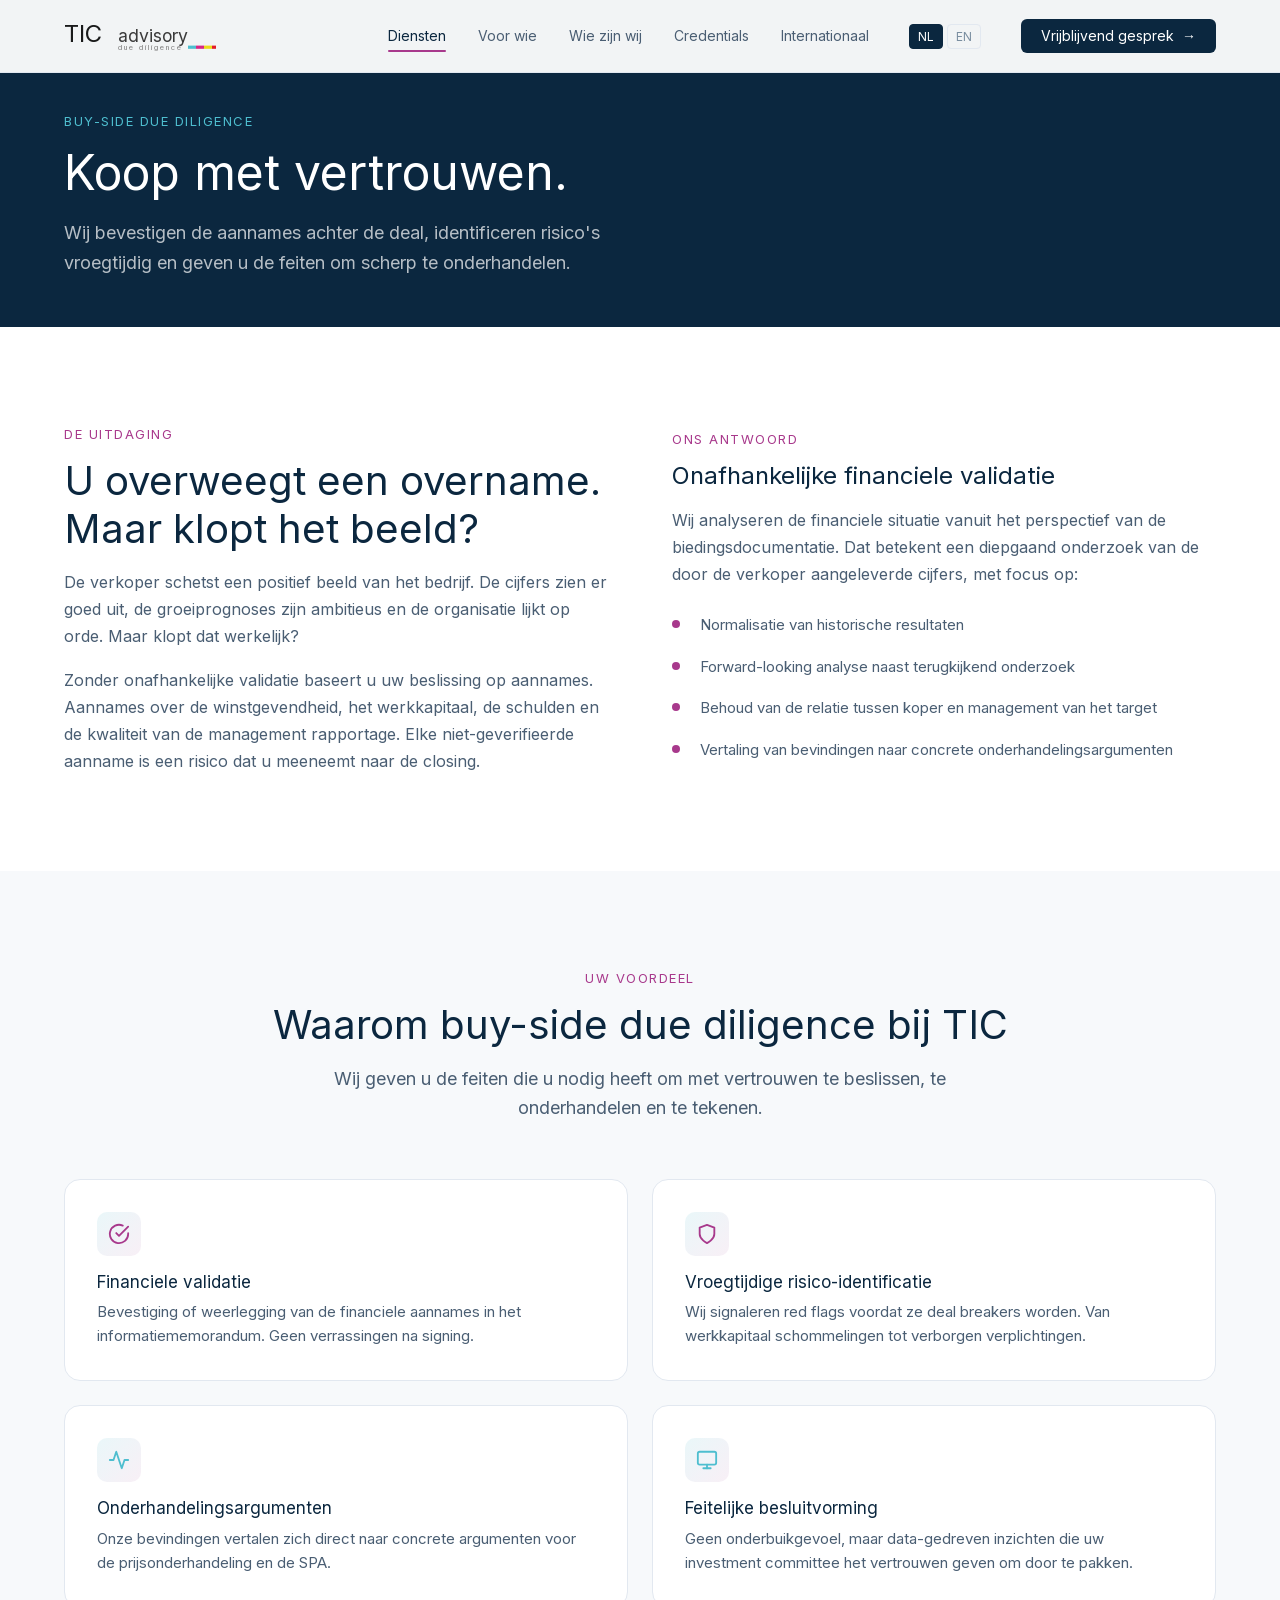
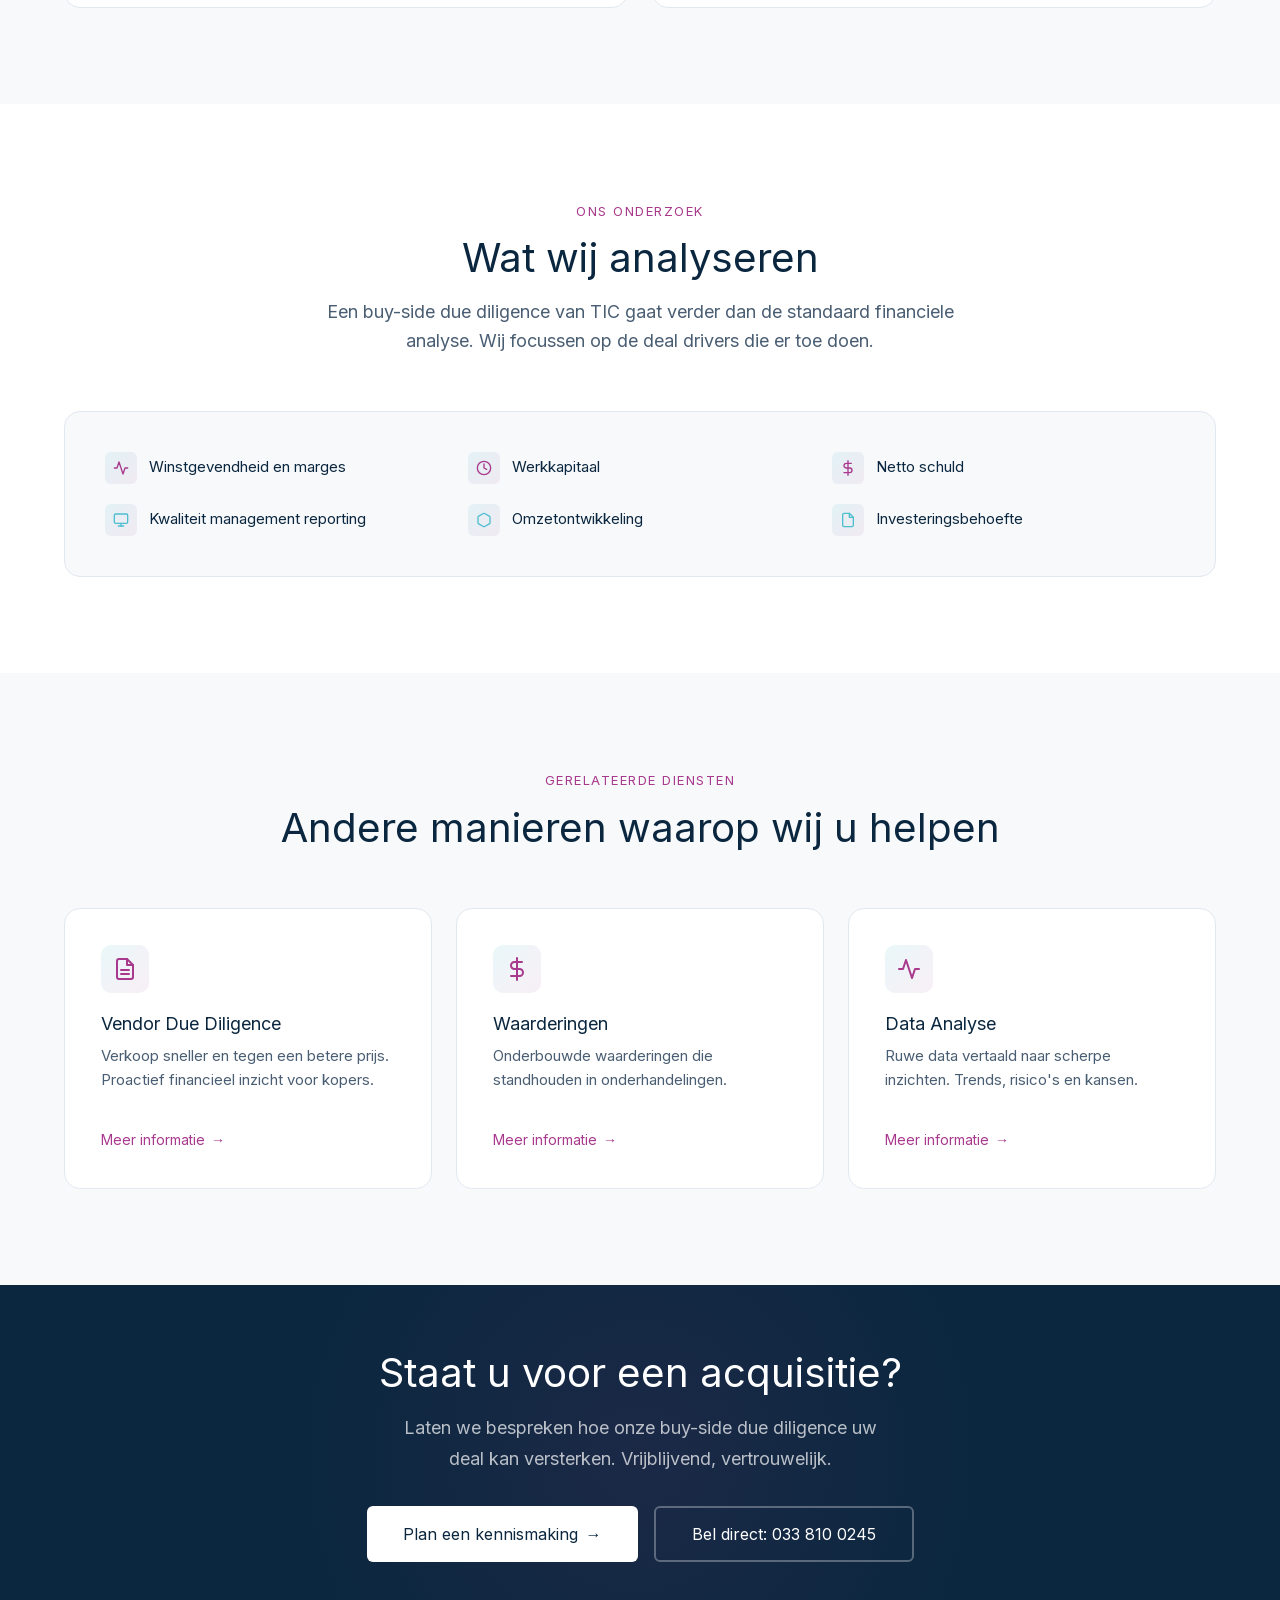
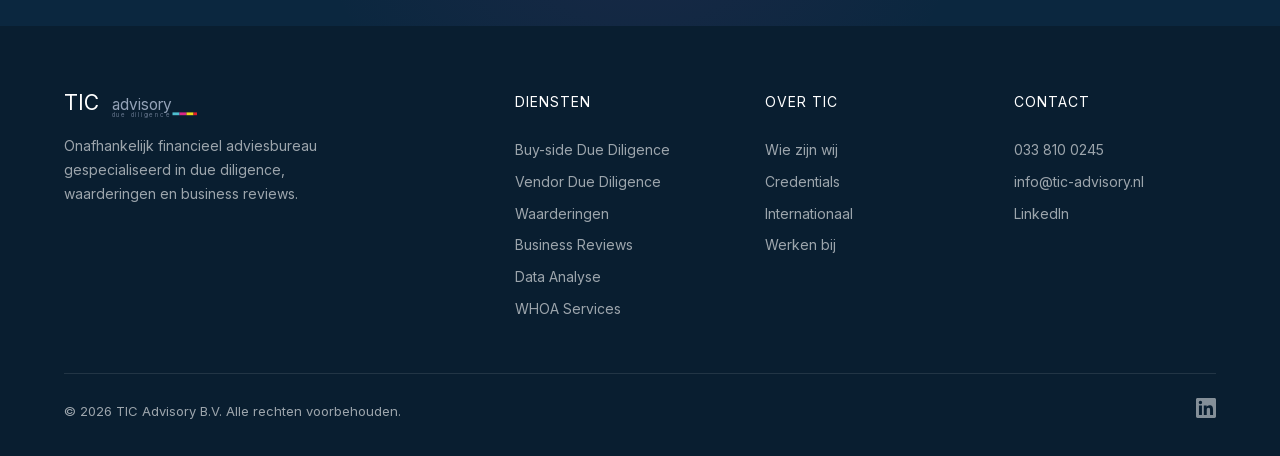
<file: diensten/buy-side-due-diligence.html>
<!DOCTYPE html>
<html lang="nl">
<head>
  <meta charset="UTF-8">
  <meta name="viewport" content="width=device-width, initial-scale=1.0">
  <title>Buy-side Due Diligence | TIC Advisory</title>
  <meta name="description" content="Bevestig de aannames achter uw acquisitie. TIC Advisory levert onafhankelijke buy-side due diligence voor PE-fondsen en strategische kopers.">
  <meta name="robots" content="noindex, nofollow">
  <link rel="preload" href="../assets/fonts/inter-latin.woff2" as="font" type="font/woff2" crossorigin>
  <link rel="stylesheet" href="../assets/style.css">
  <link rel="icon" href="data:image/svg+xml,<svg xmlns='http://www.w3.org/2000/svg' viewBox='0 0 100 100'><rect width='100' height='100' rx='16' fill='%230b273f'/><text x='50' y='68' font-family='sans-serif' font-size='48' font-weight='bold' fill='%234ebecf' text-anchor='middle'>TIC</text></svg>">
  <style>
    /* Highlight card for analysis scope */
    .highlight-card {
      background: var(--bg-light);
      border: 1px solid var(--border-light);
      border-radius: var(--radius-lg);
      padding: 40px;
    }

    .highlight-card__title {
      font-size: 20px;
      font-weight: 700;
      margin-bottom: 24px;
      color: var(--text-primary);
    }

    .highlight-grid {
      display: grid;
      grid-template-columns: repeat(3, 1fr);
      gap: 20px;
    }

    .highlight-item {
      display: flex;
      align-items: flex-start;
      gap: 12px;
    }

    .highlight-item__icon {
      flex-shrink: 0;
      width: 32px;
      height: 32px;
      border-radius: var(--radius-sm);
      background: linear-gradient(135deg, rgba(78, 190, 207, 0.12), rgba(168, 57, 140, 0.08));
      display: flex;
      align-items: center;
      justify-content: center;
    }

    .highlight-item__text {
      font-size: 15px;
      font-weight: 600;
      color: var(--text-primary);
      line-height: 1.4;
      padding-top: 4px;
    }

    /* Benefits grid */
    .benefits-grid {
      display: grid;
      grid-template-columns: repeat(2, 1fr);
      gap: 24px;
    }

    .benefit-card {
      background: var(--bg-white);
      border: 1px solid var(--border-light);
      border-radius: var(--radius-lg);
      padding: 32px;
    }

    .benefit-card__icon {
      width: 44px;
      height: 44px;
      border-radius: var(--radius-md);
      background: linear-gradient(135deg, rgba(78, 190, 207, 0.12), rgba(168, 57, 140, 0.08));
      display: flex;
      align-items: center;
      justify-content: center;
      margin-bottom: 16px;
    }

    .benefit-card__title {
      font-size: 17px;
      font-weight: 700;
      margin-bottom: 8px;
      color: var(--text-primary);
    }

    .benefit-card__desc {
      font-size: 15px;
      color: var(--text-secondary);
      line-height: 1.6;
    }

    @media (max-width: 768px) {
      .highlight-grid {
        grid-template-columns: 1fr;
      }

      .benefits-grid {
        grid-template-columns: 1fr;
      }
    }
  </style>
</head>
<body>

  <!-- ============ NAVIGATION ============ -->
  <nav class="nav" id="nav">
    <div class="nav__inner">
      <a href="../index.html" class="nav__logo">
        <svg class="nav__logo-icon" viewBox="0 0 200 40" xmlns="http://www.w3.org/2000/svg">
          <text x="0" y="28" font-family="Inter, sans-serif" font-size="30" font-weight="900" fill="#191a1a">TIC</text>
          <text x="68" y="28" font-family="Inter, sans-serif" font-size="22" font-weight="400" fill="#3a3a3a">advisory</text>
          <text x="68" y="38" font-family="Inter, sans-serif" font-size="9" font-weight="400" fill="#888" letter-spacing="2.5">due diligence</text>
          <rect x="155" y="32" width="10" height="4" fill="#4EBECF"/>
          <rect x="165" y="32" width="10" height="4" fill="#D82785"/>
          <rect x="175" y="32" width="10" height="4" fill="#ECDA1A"/>
          <rect x="185" y="32" width="5" height="4" fill="#E41C28"/>
        </svg>
      </a>
      <div class="nav__links">
        <a href="../diensten.html" class="nav__link nav__link--active">Diensten</a>
        <a href="../voor-wie.html" class="nav__link">Voor wie</a>
        <a href="../wie-zijn-wij.html" class="nav__link">Wie zijn wij</a>
        <a href="../credentials.html" class="nav__link">Credentials</a>
        <a href="../internationaal.html" class="nav__link">Internationaal</a>
        <div class="lang-toggle">
          <button class="lang-toggle__btn lang-toggle__btn--active" data-lang="nl">NL</button>
          <button class="lang-toggle__btn" data-lang="en">EN</button>
        </div>
        <a href="../contact.html" class="btn btn--primary btn--sm nav__cta">Vrijblijvend gesprek <span class="btn__arrow">&rarr;</span></a>
      </div>
      <div class="lang-toggle nav__mobile-lang">
        <button class="lang-toggle__btn lang-toggle__btn--active" data-lang="nl">NL</button>
        <button class="lang-toggle__btn" data-lang="en">EN</button>
      </div>
      <button class="nav__mobile-toggle" id="mobileToggle" aria-label="Menu openen">
        <svg width="24" height="24" viewBox="0 0 24 24" fill="none" stroke="currentColor" stroke-width="2" stroke-linecap="round"><line x1="3" y1="6" x2="21" y2="6"/><line x1="3" y1="12" x2="21" y2="12"/><line x1="3" y1="18" x2="21" y2="18"/></svg>
      </button>
    </div>
    <div class="nav__mobile" id="mobileMenu">
      <a href="../diensten.html" class="nav__mobile-link">Diensten</a>
      <a href="../voor-wie.html" class="nav__mobile-link">Voor wie</a>
      <a href="../wie-zijn-wij.html" class="nav__mobile-link">Wie zijn wij</a>
      <a href="../credentials.html" class="nav__mobile-link">Credentials</a>
      <a href="../internationaal.html" class="nav__mobile-link">Internationaal</a>
      <a href="../werken-bij.html" class="nav__mobile-link">Werken bij</a>
      <div class="lang-toggle" style="display:flex;gap:8px;padding:14px 0;border-bottom:1px solid #e2e8f0;">
        <button class="lang-toggle__btn lang-toggle__btn--active" data-lang="nl">NL</button>
        <button class="lang-toggle__btn" data-lang="en">EN</button>
      </div>
      <div class="nav__mobile-cta">
        <a href="../contact.html" class="btn btn--primary" style="width:100%;justify-content:center;">Vrijblijvend gesprek &rarr;</a>
      </div>
    </div>
  </nav>

  <!-- ============ PAGE HEADER ============ -->
  <section class="page-header">
    <div class="container">
      <div class="page-header__eyebrow">Buy-side Due Diligence</div>
      <h1 class="page-header__title">Koop met vertrouwen.</h1>
      <p class="page-header__subtitle">Wij bevestigen de aannames achter de deal, identificeren risico's vroegtijdig en geven u de feiten om scherp te onderhandelen.</p>
    </div>
  </section>

  <!-- ============ PROBLEM ============ -->
  <section class="section">
    <div class="container">
      <div class="content-split reveal">
        <div class="content-block">
          <div class="section__eyebrow">De uitdaging</div>
          <h2 class="section__title">U overweegt een overname. Maar klopt het beeld?</h2>
          <p>De verkoper schetst een positief beeld van het bedrijf. De cijfers zien er goed uit, de groeiprognoses zijn ambitieus en de organisatie lijkt op orde. Maar klopt dat werkelijk?</p>
          <p>Zonder onafhankelijke validatie baseert u uw beslissing op aannames. Aannames over de winstgevendheid, het werkkapitaal, de schulden en de kwaliteit van de management rapportage. Elke niet-geverifieerde aanname is een risico dat u meeneemt naar de closing.</p>
        </div>
        <div class="content-block">
          <div class="section__eyebrow">Ons antwoord</div>
          <h3>Onafhankelijke financiele validatie</h3>
          <p>Wij analyseren de financiele situatie vanuit het perspectief van de biedingsdocumentatie. Dat betekent een diepgaand onderzoek van de door de verkoper aangeleverde cijfers, met focus op:</p>
          <ul>
            <li>Normalisatie van historische resultaten</li>
            <li>Forward-looking analyse naast terugkijkend onderzoek</li>
            <li>Behoud van de relatie tussen koper en management van het target</li>
            <li>Vertaling van bevindingen naar concrete onderhandelingsargumenten</li>
          </ul>
        </div>
      </div>
    </div>
  </section>

  <!-- ============ BENEFITS ============ -->
  <section class="section section--light">
    <div class="container">
      <div class="section__header section__header--center reveal">
        <div class="section__eyebrow">Uw voordeel</div>
        <h2 class="section__title">Waarom buy-side due diligence bij TIC</h2>
        <p class="section__subtitle">Wij geven u de feiten die u nodig heeft om met vertrouwen te beslissen, te onderhandelen en te tekenen.</p>
      </div>
      <div class="benefits-grid">
        <div class="benefit-card reveal">
          <div class="benefit-card__icon">
            <svg width="22" height="22" viewBox="0 0 24 24" fill="none" stroke="#a8398c" stroke-width="2" stroke-linecap="round" stroke-linejoin="round"><path d="M22 11.08V12a10 10 0 1 1-5.93-9.14"/><polyline points="22 4 12 14.01 9 11.01"/></svg>
          </div>
          <h3 class="benefit-card__title">Financiele validatie</h3>
          <p class="benefit-card__desc">Bevestiging of weerlegging van de financiele aannames in het informatiememorandum. Geen verrassingen na signing.</p>
        </div>
        <div class="benefit-card reveal">
          <div class="benefit-card__icon">
            <svg width="22" height="22" viewBox="0 0 24 24" fill="none" stroke="#a8398c" stroke-width="2" stroke-linecap="round" stroke-linejoin="round"><path d="M12 22s8-4 8-10V5l-8-3-8 3v7c0 6 8 10 8 10z"/></svg>
          </div>
          <h3 class="benefit-card__title">Vroegtijdige risico-identificatie</h3>
          <p class="benefit-card__desc">Wij signaleren red flags voordat ze deal breakers worden. Van werkkapitaal schommelingen tot verborgen verplichtingen.</p>
        </div>
        <div class="benefit-card reveal">
          <div class="benefit-card__icon">
            <svg width="22" height="22" viewBox="0 0 24 24" fill="none" stroke="#4ebecf" stroke-width="2" stroke-linecap="round" stroke-linejoin="round"><polyline points="22 12 18 12 15 21 9 3 6 12 2 12"/></svg>
          </div>
          <h3 class="benefit-card__title">Onderhandelingsargumenten</h3>
          <p class="benefit-card__desc">Onze bevindingen vertalen zich direct naar concrete argumenten voor de prijsonderhandeling en de SPA.</p>
        </div>
        <div class="benefit-card reveal">
          <div class="benefit-card__icon">
            <svg width="22" height="22" viewBox="0 0 24 24" fill="none" stroke="#4ebecf" stroke-width="2" stroke-linecap="round" stroke-linejoin="round"><rect x="2" y="3" width="20" height="14" rx="2" ry="2"/><line x1="8" y1="21" x2="16" y2="21"/><line x1="12" y1="17" x2="12" y2="21"/></svg>
          </div>
          <h3 class="benefit-card__title">Feitelijke besluitvorming</h3>
          <p class="benefit-card__desc">Geen onderbuikgevoel, maar data-gedreven inzichten die uw investment committee het vertrouwen geven om door te pakken.</p>
        </div>
      </div>
    </div>
  </section>

  <!-- ============ WHAT WE ANALYZE ============ -->
  <section class="section">
    <div class="container">
      <div class="section__header section__header--center reveal">
        <div class="section__eyebrow">Ons onderzoek</div>
        <h2 class="section__title">Wat wij analyseren</h2>
        <p class="section__subtitle">Een buy-side due diligence van TIC gaat verder dan de standaard financiele analyse. Wij focussen op de deal drivers die er toe doen.</p>
      </div>
      <div class="highlight-card reveal">
        <div class="highlight-grid">
          <div class="highlight-item">
            <div class="highlight-item__icon">
              <svg width="16" height="16" viewBox="0 0 24 24" fill="none" stroke="#a8398c" stroke-width="2" stroke-linecap="round" stroke-linejoin="round"><polyline points="22 12 18 12 15 21 9 3 6 12 2 12"/></svg>
            </div>
            <span class="highlight-item__text">Winstgevendheid en marges</span>
          </div>
          <div class="highlight-item">
            <div class="highlight-item__icon">
              <svg width="16" height="16" viewBox="0 0 24 24" fill="none" stroke="#a8398c" stroke-width="2" stroke-linecap="round" stroke-linejoin="round"><circle cx="12" cy="12" r="10"/><polyline points="12 6 12 12 16 14"/></svg>
            </div>
            <span class="highlight-item__text">Werkkapitaal</span>
          </div>
          <div class="highlight-item">
            <div class="highlight-item__icon">
              <svg width="16" height="16" viewBox="0 0 24 24" fill="none" stroke="#a8398c" stroke-width="2" stroke-linecap="round" stroke-linejoin="round"><line x1="12" y1="1" x2="12" y2="23"/><path d="M17 5H9.5a3.5 3.5 0 0 0 0 7h5a3.5 3.5 0 0 1 0 7H6"/></svg>
            </div>
            <span class="highlight-item__text">Netto schuld</span>
          </div>
          <div class="highlight-item">
            <div class="highlight-item__icon">
              <svg width="16" height="16" viewBox="0 0 24 24" fill="none" stroke="#4ebecf" stroke-width="2" stroke-linecap="round" stroke-linejoin="round"><rect x="2" y="3" width="20" height="14" rx="2" ry="2"/><line x1="8" y1="21" x2="16" y2="21"/><line x1="12" y1="17" x2="12" y2="21"/></svg>
            </div>
            <span class="highlight-item__text">Kwaliteit management reporting</span>
          </div>
          <div class="highlight-item">
            <div class="highlight-item__icon">
              <svg width="16" height="16" viewBox="0 0 24 24" fill="none" stroke="#4ebecf" stroke-width="2" stroke-linecap="round" stroke-linejoin="round"><path d="M21 16V8a2 2 0 0 0-1-1.73l-7-4a2 2 0 0 0-2 0l-7 4A2 2 0 0 0 3 8v8a2 2 0 0 0 1 1.73l7 4a2 2 0 0 0 2 0l7-4A2 2 0 0 0 21 16z"/></svg>
            </div>
            <span class="highlight-item__text">Omzetontwikkeling</span>
          </div>
          <div class="highlight-item">
            <div class="highlight-item__icon">
              <svg width="16" height="16" viewBox="0 0 24 24" fill="none" stroke="#4ebecf" stroke-width="2" stroke-linecap="round" stroke-linejoin="round"><path d="M14 2H6a2 2 0 0 0-2 2v16a2 2 0 0 0 2 2h12a2 2 0 0 0 2-2V8z"/><polyline points="14 2 14 8 20 8"/></svg>
            </div>
            <span class="highlight-item__text">Investeringsbehoefte</span>
          </div>
        </div>
      </div>
    </div>
  </section>

  <!-- ============ RELATED SERVICES ============ -->
  <section class="section section--light">
    <div class="container">
      <div class="section__header section__header--center reveal">
        <div class="section__eyebrow">Gerelateerde diensten</div>
        <h2 class="section__title">Andere manieren waarop wij u helpen</h2>
      </div>
      <div class="services-grid" style="grid-template-columns: repeat(3, 1fr);">
        <a href="vendor-due-diligence.html" class="service-card reveal">
          <div class="service-card__icon">
            <svg width="24" height="24" viewBox="0 0 24 24" fill="none" stroke="#a8398c" stroke-width="2" stroke-linecap="round" stroke-linejoin="round"><path d="M14 2H6a2 2 0 0 0-2 2v16a2 2 0 0 0 2 2h12a2 2 0 0 0 2-2V8z"/><polyline points="14 2 14 8 20 8"/><line x1="16" y1="13" x2="8" y2="13"/><line x1="16" y1="17" x2="8" y2="17"/></svg>
          </div>
          <h3 class="service-card__title">Vendor Due Diligence</h3>
          <p class="service-card__desc">Verkoop sneller en tegen een betere prijs. Proactief financieel inzicht voor kopers.</p>
          <span class="service-card__link">Meer informatie <span>&rarr;</span></span>
        </a>
        <a href="waarderingen.html" class="service-card reveal">
          <div class="service-card__icon">
            <svg width="24" height="24" viewBox="0 0 24 24" fill="none" stroke="#a8398c" stroke-width="2" stroke-linecap="round" stroke-linejoin="round"><line x1="12" y1="1" x2="12" y2="23"/><path d="M17 5H9.5a3.5 3.5 0 0 0 0 7h5a3.5 3.5 0 0 1 0 7H6"/></svg>
          </div>
          <h3 class="service-card__title">Waarderingen</h3>
          <p class="service-card__desc">Onderbouwde waarderingen die standhouden in onderhandelingen.</p>
          <span class="service-card__link">Meer informatie <span>&rarr;</span></span>
        </a>
        <a href="data-analyse.html" class="service-card reveal">
          <div class="service-card__icon">
            <svg width="24" height="24" viewBox="0 0 24 24" fill="none" stroke="#a8398c" stroke-width="2" stroke-linecap="round" stroke-linejoin="round"><polyline points="22 12 18 12 15 21 9 3 6 12 2 12"/></svg>
          </div>
          <h3 class="service-card__title">Data Analyse</h3>
          <p class="service-card__desc">Ruwe data vertaald naar scherpe inzichten. Trends, risico's en kansen.</p>
          <span class="service-card__link">Meer informatie <span>&rarr;</span></span>
        </a>
      </div>
    </div>
  </section>

  <!-- ============ CTA BANNER ============ -->
  <section class="cta-banner">
    <div class="container cta-banner__inner">
      <h2 class="cta-banner__title">Staat u voor een acquisitie?</h2>
      <p class="cta-banner__subtitle">Laten we bespreken hoe onze buy-side due diligence uw deal kan versterken. Vrijblijvend, vertrouwelijk.</p>
      <div class="cta-banner__actions">
        <a href="../contact.html" class="btn btn--primary btn--lg">Plan een kennismaking <span class="btn__arrow">&rarr;</span></a>
        <a href="tel:0338100245" class="btn btn--ghost btn--lg">Bel direct: 033 810 0245</a>
      </div>
    </div>
  </section>

  <!-- ============ FOOTER ============ -->
  <footer class="footer">
    <div class="container">
      <div class="footer__grid">
        <div class="footer__brand">
          <a href="../index.html" class="footer__logo">
            <svg class="footer__logo-icon" viewBox="0 0 200 40" xmlns="http://www.w3.org/2000/svg">
              <text x="0" y="28" font-family="Inter, sans-serif" font-size="30" font-weight="900" fill="#ffffff">TIC</text>
              <text x="68" y="28" font-family="Inter, sans-serif" font-size="22" font-weight="400" fill="#94a3b8">advisory</text>
              <text x="68" y="38" font-family="Inter, sans-serif" font-size="9" font-weight="400" fill="#64748b" letter-spacing="2.5">due diligence</text>
              <rect x="155" y="32" width="10" height="4" fill="#4EBECF"/>
              <rect x="165" y="32" width="10" height="4" fill="#D82785"/>
              <rect x="175" y="32" width="10" height="4" fill="#ECDA1A"/>
              <rect x="185" y="32" width="5" height="4" fill="#E41C28"/>
            </svg>
          </a>
          <p class="footer__desc">Onafhankelijk financieel adviesbureau gespecialiseerd in due diligence, waarderingen en business reviews.</p>
        </div>
        <div>
          <div class="footer__heading">Diensten</div>
          <a href="buy-side-due-diligence.html" class="footer__link">Buy-side Due Diligence</a>
          <a href="vendor-due-diligence.html" class="footer__link">Vendor Due Diligence</a>
          <a href="waarderingen.html" class="footer__link">Waarderingen</a>
          <a href="business-reviews.html" class="footer__link">Business Reviews</a>
          <a href="data-analyse.html" class="footer__link">Data Analyse</a>
          <a href="whoa-services.html" class="footer__link">WHOA Services</a>
        </div>
        <div>
          <div class="footer__heading">Over TIC</div>
          <a href="../wie-zijn-wij.html" class="footer__link">Wie zijn wij</a>
          <a href="../credentials.html" class="footer__link">Credentials</a>
          <a href="../internationaal.html" class="footer__link">Internationaal</a>
          <a href="../werken-bij.html" class="footer__link">Werken bij</a>
        </div>
        <div>
          <div class="footer__heading">Contact</div>
          <a href="tel:0338100245" class="footer__link">033 810 0245</a>
          <a href="mailto:info@tic-advisory.nl" class="footer__link">info@tic-advisory.nl</a>
          <a href="https://www.linkedin.com/company/tic-advisory/" target="_blank" rel="noopener" class="footer__link">LinkedIn</a>
        </div>
      </div>
      <div class="footer__bottom">
        <span>&copy; 2026 TIC Advisory B.V. Alle rechten voorbehouden.</span>
        <div class="footer__social">
          <a href="https://www.linkedin.com/company/tic-advisory/" target="_blank" rel="noopener" aria-label="LinkedIn">
            <svg width="20" height="20" viewBox="0 0 24 24" fill="currentColor"><path d="M20.447 20.452h-3.554v-5.569c0-1.328-.027-3.037-1.852-3.037-1.853 0-2.136 1.445-2.136 2.939v5.667H9.351V9h3.414v1.561h.046c.477-.9 1.637-1.85 3.37-1.85 3.601 0 4.267 2.37 4.267 5.455v6.286zM5.337 7.433a2.062 2.062 0 0 1-2.063-2.065 2.064 2.064 0 1 1 2.063 2.065zm1.782 13.019H3.555V9h3.564v11.452zM22.225 0H1.771C.792 0 0 .774 0 1.729v20.542C0 23.227.792 24 1.771 24h20.451C23.2 24 24 23.227 24 22.271V1.729C24 .774 23.2 0 22.222 0h.003z"/></svg>
          </a>
        </div>
      </div>
    </div>
  </footer>

  <!-- ============ STICKY MOBILE CTA ============ -->
  <div class="sticky-cta" id="stickyCta">
    <div class="sticky-cta__inner">
      <a href="tel:0338100245" class="btn btn--secondary btn--sm sticky-cta__btn">Bel ons</a>
      <a href="../contact.html" class="btn btn--primary btn--sm sticky-cta__btn">Vrijblijvend gesprek</a>
    </div>
  </div>

  <!-- ============ SCRIPTS ============ -->
  <script>
    // Mobile menu toggle
    var toggle = document.getElementById('mobileToggle');
    var menu = document.getElementById('mobileMenu');
    toggle.addEventListener('click', function() {
      menu.classList.toggle('active');
      var isOpen = menu.classList.contains('active');
      toggle.setAttribute('aria-label', isOpen ? 'Menu sluiten' : 'Menu openen');
      toggle.innerHTML = isOpen
        ? '<svg width="24" height="24" viewBox="0 0 24 24" fill="none" stroke="currentColor" stroke-width="2" stroke-linecap="round"><line x1="18" y1="6" x2="6" y2="18"/><line x1="6" y1="6" x2="18" y2="18"/></svg>'
        : '<svg width="24" height="24" viewBox="0 0 24 24" fill="none" stroke="currentColor" stroke-width="2" stroke-linecap="round"><line x1="3" y1="6" x2="21" y2="6"/><line x1="3" y1="12" x2="21" y2="12"/><line x1="3" y1="18" x2="21" y2="18"/></svg>';
    });

    // Nav shadow on scroll
    var nav = document.getElementById('nav');
    window.addEventListener('scroll', function() {
      nav.classList.toggle('nav--scrolled', window.scrollY > 10);
    }, { passive: true });

    // Reveal animations (with polyfill for older mobile browsers)
    var ric = window.requestIdleCallback || function(cb) { setTimeout(cb, 1); };
    ric(function() {
      var observer = new IntersectionObserver(function(entries) {
        entries.forEach(function(entry) {
          if (entry.isIntersecting) {
            entry.target.classList.add('visible');
            observer.unobserve(entry.target);
          }
        });
      }, { threshold: 0.1, rootMargin: '0px 0px -40px 0px' });

      document.querySelectorAll('.reveal').forEach(function(el) { observer.observe(el); });
    });
  </script>

</body>
</html>
</file>
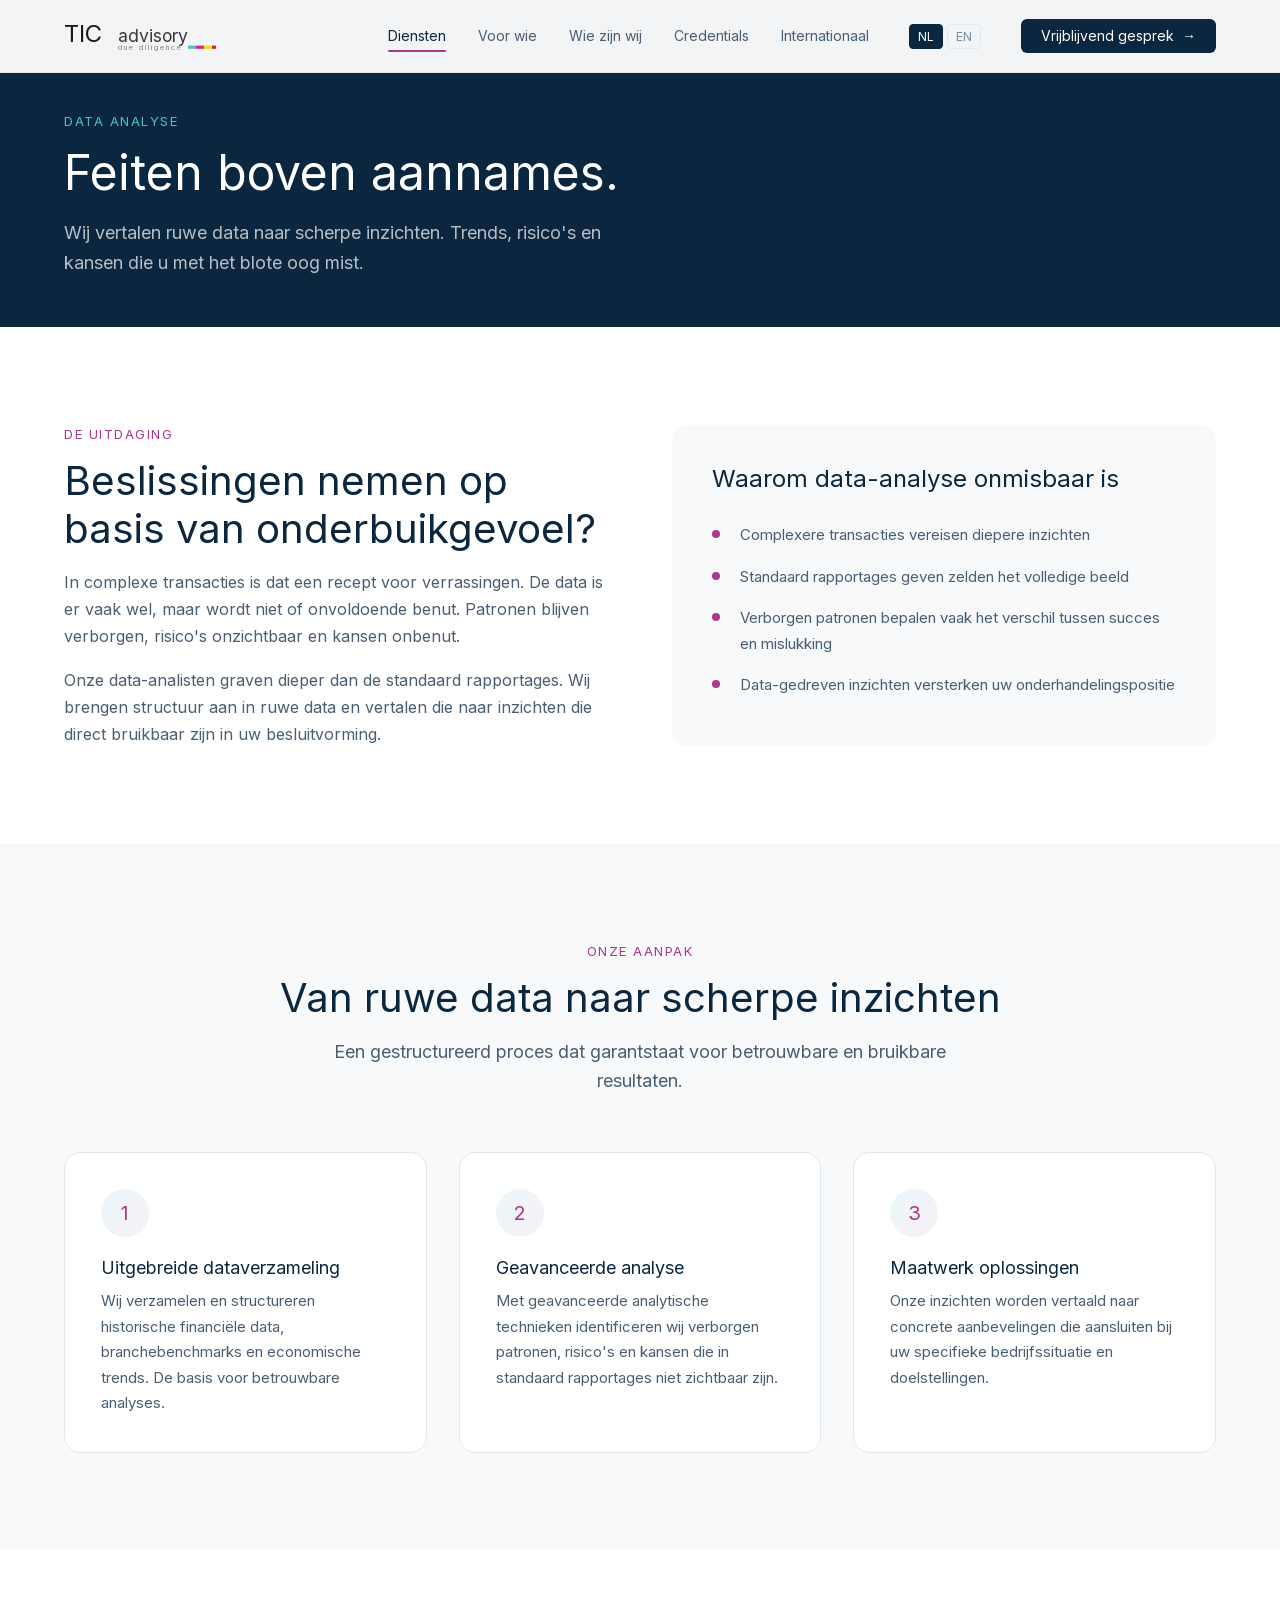
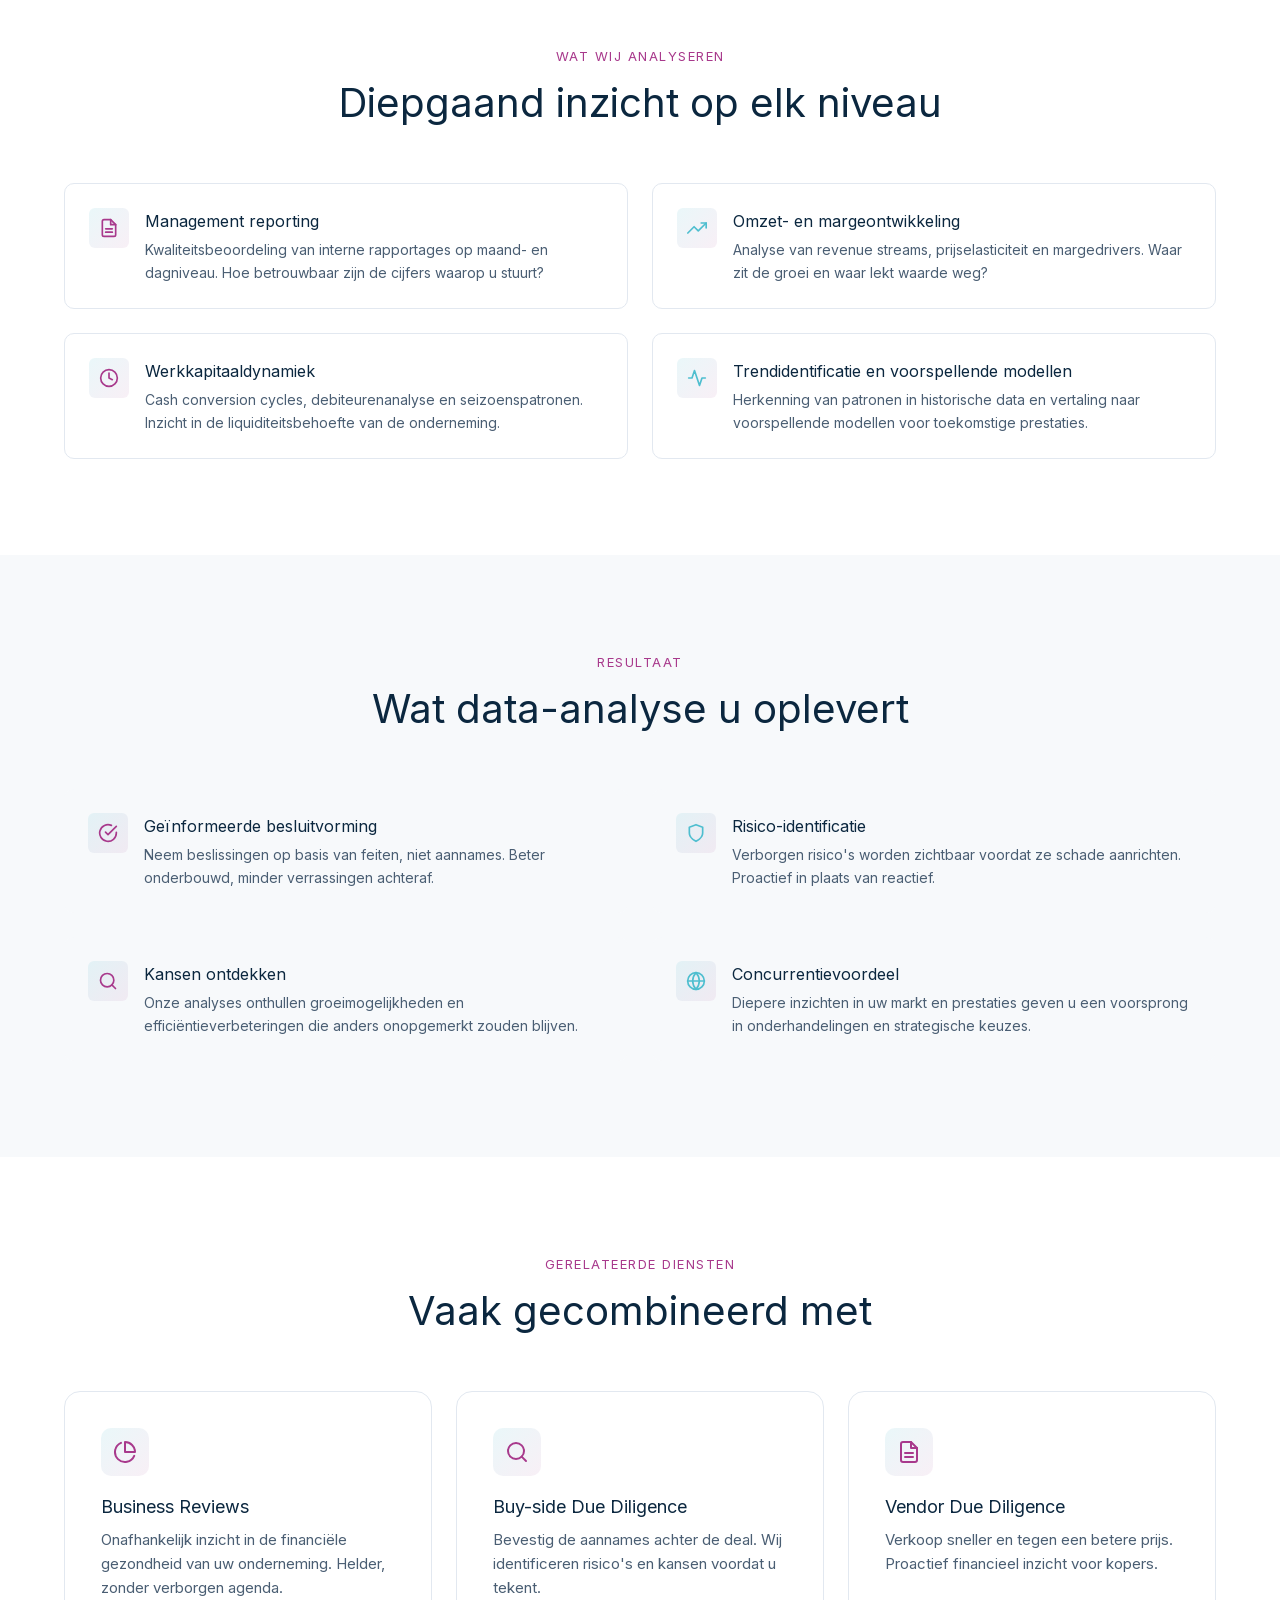
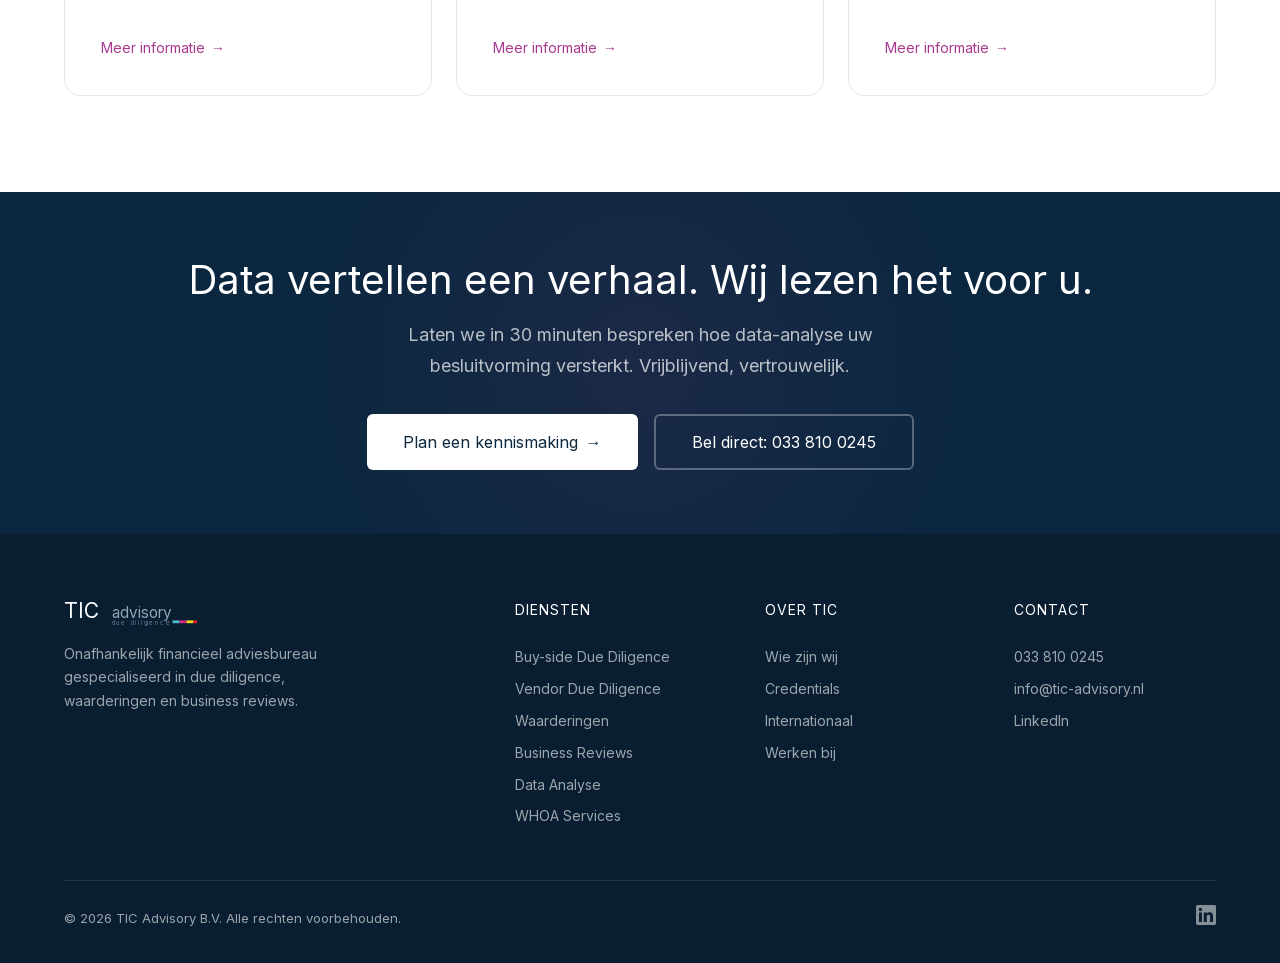
<file: diensten/data-analyse.html>
<!DOCTYPE html>
<html lang="nl">
<head>
  <meta charset="UTF-8">
  <meta name="viewport" content="width=device-width, initial-scale=1.0">
  <title>Data Analyse | TIC Advisory</title>
  <meta name="description" content="Data-gedreven financieel advies. TIC Advisory vertaalt ruwe data naar scherpe inzichten over trends, risico's en kansen.">
  <meta name="robots" content="noindex, nofollow">
  <link rel="preload" href="../assets/fonts/inter-latin.woff2" as="font" type="font/woff2" crossorigin>
  <link rel="stylesheet" href="../assets/style.css">
  <link rel="icon" href="data:image/svg+xml,<svg xmlns='http://www.w3.org/2000/svg' viewBox='0 0 100 100'><rect width='100' height='100' rx='16' fill='%230b273f'/><text x='50' y='68' font-family='sans-serif' font-size='48' font-weight='bold' fill='%234ebecf' text-anchor='middle'>TIC</text></svg>">
  <style>
    .approach-grid {
      display: grid;
      grid-template-columns: repeat(3, 1fr);
      gap: 32px;
    }
    .approach-step {
      background: var(--bg-white);
      border: 1px solid var(--border-light);
      border-radius: var(--radius-lg);
      padding: 36px;
      position: relative;
    }
    .approach-step__number {
      width: 48px;
      height: 48px;
      border-radius: 50%;
      background: linear-gradient(135deg, rgba(78, 190, 207, 0.12), rgba(168, 57, 140, 0.08));
      display: flex;
      align-items: center;
      justify-content: center;
      font-size: 20px;
      font-weight: 800;
      color: var(--tic-purple);
      margin-bottom: 20px;
    }
    .approach-step__title {
      font-size: 18px;
      font-weight: 700;
      margin-bottom: 10px;
      color: var(--text-primary);
    }
    .approach-step__desc {
      font-size: 15px;
      color: var(--text-secondary);
      line-height: 1.7;
    }
    .analysis-grid {
      display: grid;
      grid-template-columns: repeat(2, 1fr);
      gap: 24px;
    }
    .analysis-item {
      display: flex;
      align-items: flex-start;
      gap: 16px;
      padding: 24px;
      background: var(--bg-white);
      border: 1px solid var(--border-light);
      border-radius: var(--radius-md);
    }
    .analysis-item__icon {
      width: 40px;
      height: 40px;
      border-radius: var(--radius-sm);
      background: linear-gradient(135deg, rgba(78, 190, 207, 0.12), rgba(168, 57, 140, 0.08));
      display: flex;
      align-items: center;
      justify-content: center;
      flex-shrink: 0;
    }
    .analysis-item__title {
      font-size: 16px;
      font-weight: 700;
      margin-bottom: 4px;
      color: var(--text-primary);
    }
    .analysis-item__desc {
      font-size: 14px;
      color: var(--text-secondary);
      line-height: 1.6;
    }
    .benefits-grid {
      display: grid;
      grid-template-columns: repeat(2, 1fr);
      gap: 24px;
    }
    .benefit-item {
      display: flex;
      align-items: flex-start;
      gap: 16px;
      padding: 24px;
      background: var(--bg-light);
      border-radius: var(--radius-md);
    }
    .benefit-item__icon {
      width: 40px;
      height: 40px;
      border-radius: var(--radius-sm);
      background: linear-gradient(135deg, rgba(78, 190, 207, 0.12), rgba(168, 57, 140, 0.08));
      display: flex;
      align-items: center;
      justify-content: center;
      flex-shrink: 0;
    }
    .benefit-item__title {
      font-size: 16px;
      font-weight: 700;
      margin-bottom: 4px;
      color: var(--text-primary);
    }
    .benefit-item__desc {
      font-size: 14px;
      color: var(--text-secondary);
      line-height: 1.6;
    }
    @media (max-width: 1024px) {
      .approach-grid { grid-template-columns: 1fr; }
      .content-split { grid-template-columns: 1fr; gap: 40px; }
      .content-split--reverse { direction: ltr; }
    }
    @media (max-width: 768px) {
      .analysis-grid { grid-template-columns: 1fr; }
      .benefits-grid { grid-template-columns: 1fr; }
    }
  </style>
</head>
<body>

  <!-- ============ NAVIGATION ============ -->
  <nav class="nav" id="nav">
    <div class="nav__inner">
      <a href="../index.html" class="nav__logo">
        <svg class="nav__logo-icon" viewBox="0 0 200 40" xmlns="http://www.w3.org/2000/svg">
          <text x="0" y="28" font-family="Inter, sans-serif" font-size="30" font-weight="900" fill="#191a1a">TIC</text>
          <text x="68" y="28" font-family="Inter, sans-serif" font-size="22" font-weight="400" fill="#3a3a3a">advisory</text>
          <text x="68" y="38" font-family="Inter, sans-serif" font-size="9" font-weight="400" fill="#888" letter-spacing="2.5">due diligence</text>
          <rect x="155" y="32" width="10" height="4" fill="#4EBECF"/>
          <rect x="165" y="32" width="10" height="4" fill="#D82785"/>
          <rect x="175" y="32" width="10" height="4" fill="#ECDA1A"/>
          <rect x="185" y="32" width="5" height="4" fill="#E41C28"/>
        </svg>
      </a>
      <div class="nav__links">
        <a href="../diensten.html" class="nav__link nav__link--active">Diensten</a>
        <a href="../voor-wie.html" class="nav__link">Voor wie</a>
        <a href="../wie-zijn-wij.html" class="nav__link">Wie zijn wij</a>
        <a href="../credentials.html" class="nav__link">Credentials</a>
        <a href="../internationaal.html" class="nav__link">Internationaal</a>
        <div class="lang-toggle">
          <button class="lang-toggle__btn lang-toggle__btn--active" data-lang="nl">NL</button>
          <button class="lang-toggle__btn" data-lang="en">EN</button>
        </div>
        <a href="../contact.html" class="btn btn--primary btn--sm nav__cta">Vrijblijvend gesprek <span class="btn__arrow">&rarr;</span></a>
      </div>
      <div class="lang-toggle nav__mobile-lang">
        <button class="lang-toggle__btn lang-toggle__btn--active" data-lang="nl">NL</button>
        <button class="lang-toggle__btn" data-lang="en">EN</button>
      </div>
      <button class="nav__mobile-toggle" id="mobileToggle" aria-label="Menu openen">
        <svg width="24" height="24" viewBox="0 0 24 24" fill="none" stroke="currentColor" stroke-width="2" stroke-linecap="round"><line x1="3" y1="6" x2="21" y2="6"/><line x1="3" y1="12" x2="21" y2="12"/><line x1="3" y1="18" x2="21" y2="18"/></svg>
      </button>
    </div>
    <div class="nav__mobile" id="mobileMenu">
      <a href="../diensten.html" class="nav__mobile-link">Diensten</a>
      <a href="../voor-wie.html" class="nav__mobile-link">Voor wie</a>
      <a href="../wie-zijn-wij.html" class="nav__mobile-link">Wie zijn wij</a>
      <a href="../credentials.html" class="nav__mobile-link">Credentials</a>
      <a href="../internationaal.html" class="nav__mobile-link">Internationaal</a>
      <a href="../werken-bij.html" class="nav__mobile-link">Werken bij</a>
      <div class="lang-toggle" style="display:flex;gap:8px;padding:14px 0;border-bottom:1px solid #e2e8f0;">
        <button class="lang-toggle__btn lang-toggle__btn--active" data-lang="nl">NL</button>
        <button class="lang-toggle__btn" data-lang="en">EN</button>
      </div>
      <div class="nav__mobile-cta">
        <a href="../contact.html" class="btn btn--primary" style="width:100%;justify-content:center;">Vrijblijvend gesprek &rarr;</a>
      </div>
    </div>
  </nav>

  <!-- ============ PAGE HEADER ============ -->
  <section class="page-header">
    <div class="container">
      <div class="page-header__eyebrow">Data Analyse</div>
      <h1 class="page-header__title">Feiten boven aannames.</h1>
      <p class="page-header__subtitle">Wij vertalen ruwe data naar scherpe inzichten. Trends, risico's en kansen die u met het blote oog mist.</p>
    </div>
  </section>

  <!-- ============ PROBLEM ============ -->
  <section class="section">
    <div class="container">
      <div class="content-split">
        <div class="content-block reveal">
          <div class="section__eyebrow">De uitdaging</div>
          <h2 class="section__title">Beslissingen nemen op basis van onderbuikgevoel?</h2>
          <p>In complexe transacties is dat een recept voor verrassingen. De data is er vaak wel, maar wordt niet of onvoldoende benut. Patronen blijven verborgen, risico's onzichtbaar en kansen onbenut.</p>
          <p>Onze data-analisten graven dieper dan de standaard rapportages. Wij brengen structuur aan in ruwe data en vertalen die naar inzichten die direct bruikbaar zijn in uw besluitvorming.</p>
        </div>
        <div class="content-block reveal">
          <div style="background: var(--bg-light); border-radius: var(--radius-lg); padding: 40px;">
            <h3 style="margin-bottom: 20px;">Waarom data-analyse onmisbaar is</h3>
            <ul>
              <li>Complexere transacties vereisen diepere inzichten</li>
              <li>Standaard rapportages geven zelden het volledige beeld</li>
              <li>Verborgen patronen bepalen vaak het verschil tussen succes en mislukking</li>
              <li>Data-gedreven inzichten versterken uw onderhandelingspositie</li>
            </ul>
          </div>
        </div>
      </div>
    </div>
  </section>

  <!-- ============ APPROACH ============ -->
  <section class="section section--light">
    <div class="container">
      <div class="section__header section__header--center reveal">
        <div class="section__eyebrow">Onze aanpak</div>
        <h2 class="section__title">Van ruwe data naar scherpe inzichten</h2>
        <p class="section__subtitle">Een gestructureerd proces dat garantstaat voor betrouwbare en bruikbare resultaten.</p>
      </div>
      <div class="approach-grid">
        <div class="approach-step reveal">
          <div class="approach-step__number">1</div>
          <h3 class="approach-step__title">Uitgebreide dataverzameling</h3>
          <p class="approach-step__desc">Wij verzamelen en structureren historische financiële data, branchebenchmarks en economische trends. De basis voor betrouwbare analyses.</p>
        </div>
        <div class="approach-step reveal">
          <div class="approach-step__number">2</div>
          <h3 class="approach-step__title">Geavanceerde analyse</h3>
          <p class="approach-step__desc">Met geavanceerde analytische technieken identificeren wij verborgen patronen, risico's en kansen die in standaard rapportages niet zichtbaar zijn.</p>
        </div>
        <div class="approach-step reveal">
          <div class="approach-step__number">3</div>
          <h3 class="approach-step__title">Maatwerk oplossingen</h3>
          <p class="approach-step__desc">Onze inzichten worden vertaald naar concrete aanbevelingen die aansluiten bij uw specifieke bedrijfssituatie en doelstellingen.</p>
        </div>
      </div>
    </div>
  </section>

  <!-- ============ WHAT WE ANALYZE ============ -->
  <section class="section">
    <div class="container">
      <div class="section__header section__header--center reveal">
        <div class="section__eyebrow">Wat wij analyseren</div>
        <h2 class="section__title">Diepgaand inzicht op elk niveau</h2>
      </div>
      <div class="analysis-grid">
        <div class="analysis-item reveal">
          <div class="analysis-item__icon">
            <svg width="20" height="20" viewBox="0 0 24 24" fill="none" stroke="#a8398c" stroke-width="2" stroke-linecap="round" stroke-linejoin="round"><path d="M14 2H6a2 2 0 0 0-2 2v16a2 2 0 0 0 2 2h12a2 2 0 0 0 2-2V8z"/><polyline points="14 2 14 8 20 8"/><line x1="16" y1="13" x2="8" y2="13"/><line x1="16" y1="17" x2="8" y2="17"/></svg>
          </div>
          <div>
            <div class="analysis-item__title">Management reporting</div>
            <p class="analysis-item__desc">Kwaliteitsbeoordeling van interne rapportages op maand- en dagniveau. Hoe betrouwbaar zijn de cijfers waarop u stuurt?</p>
          </div>
        </div>
        <div class="analysis-item reveal">
          <div class="analysis-item__icon">
            <svg width="20" height="20" viewBox="0 0 24 24" fill="none" stroke="#4ebecf" stroke-width="2" stroke-linecap="round" stroke-linejoin="round"><polyline points="23 6 13.5 15.5 8.5 10.5 1 18"/><polyline points="17 6 23 6 23 12"/></svg>
          </div>
          <div>
            <div class="analysis-item__title">Omzet- en margeontwikkeling</div>
            <p class="analysis-item__desc">Analyse van revenue streams, prijselasticiteit en margedrivers. Waar zit de groei en waar lekt waarde weg?</p>
          </div>
        </div>
        <div class="analysis-item reveal">
          <div class="analysis-item__icon">
            <svg width="20" height="20" viewBox="0 0 24 24" fill="none" stroke="#a8398c" stroke-width="2" stroke-linecap="round" stroke-linejoin="round"><circle cx="12" cy="12" r="10"/><polyline points="12 6 12 12 16 14"/></svg>
          </div>
          <div>
            <div class="analysis-item__title">Werkkapitaaldynamiek</div>
            <p class="analysis-item__desc">Cash conversion cycles, debiteurenanalyse en seizoenspatronen. Inzicht in de liquiditeitsbehoefte van de onderneming.</p>
          </div>
        </div>
        <div class="analysis-item reveal">
          <div class="analysis-item__icon">
            <svg width="20" height="20" viewBox="0 0 24 24" fill="none" stroke="#4ebecf" stroke-width="2" stroke-linecap="round" stroke-linejoin="round"><polyline points="22 12 18 12 15 21 9 3 6 12 2 12"/></svg>
          </div>
          <div>
            <div class="analysis-item__title">Trendidentificatie en voorspellende modellen</div>
            <p class="analysis-item__desc">Herkenning van patronen in historische data en vertaling naar voorspellende modellen voor toekomstige prestaties.</p>
          </div>
        </div>
      </div>
    </div>
  </section>

  <!-- ============ BENEFITS ============ -->
  <section class="section section--light">
    <div class="container">
      <div class="section__header section__header--center reveal">
        <div class="section__eyebrow">Resultaat</div>
        <h2 class="section__title">Wat data-analyse u oplevert</h2>
      </div>
      <div class="benefits-grid">
        <div class="benefit-item reveal">
          <div class="benefit-item__icon">
            <svg width="20" height="20" viewBox="0 0 24 24" fill="none" stroke="#a8398c" stroke-width="2" stroke-linecap="round" stroke-linejoin="round"><path d="M22 11.08V12a10 10 0 1 1-5.93-9.14"/><polyline points="22 4 12 14.01 9 11.01"/></svg>
          </div>
          <div>
            <div class="benefit-item__title">Geïnformeerde besluitvorming</div>
            <p class="benefit-item__desc">Neem beslissingen op basis van feiten, niet aannames. Beter onderbouwd, minder verrassingen achteraf.</p>
          </div>
        </div>
        <div class="benefit-item reveal">
          <div class="benefit-item__icon">
            <svg width="20" height="20" viewBox="0 0 24 24" fill="none" stroke="#4ebecf" stroke-width="2" stroke-linecap="round" stroke-linejoin="round"><path d="M12 22s8-4 8-10V5l-8-3-8 3v7c0 6 8 10 8 10z"/></svg>
          </div>
          <div>
            <div class="benefit-item__title">Risico-identificatie</div>
            <p class="benefit-item__desc">Verborgen risico's worden zichtbaar voordat ze schade aanrichten. Proactief in plaats van reactief.</p>
          </div>
        </div>
        <div class="benefit-item reveal">
          <div class="benefit-item__icon">
            <svg width="20" height="20" viewBox="0 0 24 24" fill="none" stroke="#a8398c" stroke-width="2" stroke-linecap="round" stroke-linejoin="round"><circle cx="11" cy="11" r="8"/><line x1="21" y1="21" x2="16.65" y2="16.65"/></svg>
          </div>
          <div>
            <div class="benefit-item__title">Kansen ontdekken</div>
            <p class="benefit-item__desc">Onze analyses onthullen groeimogelijkheden en efficiëntieverbeteringen die anders onopgemerkt zouden blijven.</p>
          </div>
        </div>
        <div class="benefit-item reveal">
          <div class="benefit-item__icon">
            <svg width="20" height="20" viewBox="0 0 24 24" fill="none" stroke="#4ebecf" stroke-width="2" stroke-linecap="round" stroke-linejoin="round"><circle cx="12" cy="12" r="10"/><line x1="2" y1="12" x2="22" y2="12"/><path d="M12 2a15.3 15.3 0 0 1 4 10 15.3 15.3 0 0 1-4 10 15.3 15.3 0 0 1-4-10 15.3 15.3 0 0 1 4-10z"/></svg>
          </div>
          <div>
            <div class="benefit-item__title">Concurrentievoordeel</div>
            <p class="benefit-item__desc">Diepere inzichten in uw markt en prestaties geven u een voorsprong in onderhandelingen en strategische keuzes.</p>
          </div>
        </div>
      </div>
    </div>
  </section>

  <!-- ============ RELATED SERVICES ============ -->
  <section class="section">
    <div class="container">
      <div class="section__header section__header--center reveal">
        <div class="section__eyebrow">Gerelateerde diensten</div>
        <h2 class="section__title">Vaak gecombineerd met</h2>
      </div>
      <div class="services-grid" style="grid-template-columns: repeat(3, 1fr);">
        <a href="business-reviews.html" class="service-card reveal">
          <div class="service-card__icon">
            <svg width="24" height="24" viewBox="0 0 24 24" fill="none" stroke="#a8398c" stroke-width="2" stroke-linecap="round" stroke-linejoin="round"><path d="M21.21 15.89A10 10 0 1 1 8 2.83"/><path d="M22 12A10 10 0 0 0 12 2v10z"/></svg>
          </div>
          <h3 class="service-card__title">Business Reviews</h3>
          <p class="service-card__desc">Onafhankelijk inzicht in de financiële gezondheid van uw onderneming. Helder, zonder verborgen agenda.</p>
          <span class="service-card__link">Meer informatie <span>&rarr;</span></span>
        </a>
        <a href="buy-side-due-diligence.html" class="service-card reveal">
          <div class="service-card__icon">
            <svg width="24" height="24" viewBox="0 0 24 24" fill="none" stroke="#a8398c" stroke-width="2" stroke-linecap="round" stroke-linejoin="round"><circle cx="11" cy="11" r="8"/><line x1="21" y1="21" x2="16.65" y2="16.65"/></svg>
          </div>
          <h3 class="service-card__title">Buy-side Due Diligence</h3>
          <p class="service-card__desc">Bevestig de aannames achter de deal. Wij identificeren risico's en kansen voordat u tekent.</p>
          <span class="service-card__link">Meer informatie <span>&rarr;</span></span>
        </a>
        <a href="vendor-due-diligence.html" class="service-card reveal">
          <div class="service-card__icon">
            <svg width="24" height="24" viewBox="0 0 24 24" fill="none" stroke="#a8398c" stroke-width="2" stroke-linecap="round" stroke-linejoin="round"><path d="M14 2H6a2 2 0 0 0-2 2v16a2 2 0 0 0 2 2h12a2 2 0 0 0 2-2V8z"/><polyline points="14 2 14 8 20 8"/><line x1="16" y1="13" x2="8" y2="13"/><line x1="16" y1="17" x2="8" y2="17"/></svg>
          </div>
          <h3 class="service-card__title">Vendor Due Diligence</h3>
          <p class="service-card__desc">Verkoop sneller en tegen een betere prijs. Proactief financieel inzicht voor kopers.</p>
          <span class="service-card__link">Meer informatie <span>&rarr;</span></span>
        </a>
      </div>
    </div>
  </section>

  <!-- ============ CTA BANNER ============ -->
  <section class="cta-banner">
    <div class="container cta-banner__inner">
      <h2 class="cta-banner__title">Data vertellen een verhaal. Wij lezen het voor u.</h2>
      <p class="cta-banner__subtitle">Laten we in 30 minuten bespreken hoe data-analyse uw besluitvorming versterkt. Vrijblijvend, vertrouwelijk.</p>
      <div class="cta-banner__actions">
        <a href="../contact.html" class="btn btn--primary btn--lg">Plan een kennismaking <span class="btn__arrow">&rarr;</span></a>
        <a href="tel:0338100245" class="btn btn--ghost btn--lg">Bel direct: 033 810 0245</a>
      </div>
    </div>
  </section>

  <!-- ============ FOOTER ============ -->
  <footer class="footer">
    <div class="container">
      <div class="footer__grid">
        <div class="footer__brand">
          <a href="../index.html" class="footer__logo">
            <svg class="footer__logo-icon" viewBox="0 0 200 40" xmlns="http://www.w3.org/2000/svg">
              <text x="0" y="28" font-family="Inter, sans-serif" font-size="30" font-weight="900" fill="#ffffff">TIC</text>
              <text x="68" y="28" font-family="Inter, sans-serif" font-size="22" font-weight="400" fill="#94a3b8">advisory</text>
              <text x="68" y="38" font-family="Inter, sans-serif" font-size="9" font-weight="400" fill="#64748b" letter-spacing="2.5">due diligence</text>
              <rect x="155" y="32" width="10" height="4" fill="#4EBECF"/>
              <rect x="165" y="32" width="10" height="4" fill="#D82785"/>
              <rect x="175" y="32" width="10" height="4" fill="#ECDA1A"/>
              <rect x="185" y="32" width="5" height="4" fill="#E41C28"/>
            </svg>
          </a>
          <p class="footer__desc">Onafhankelijk financieel adviesbureau gespecialiseerd in due diligence, waarderingen en business reviews.</p>
        </div>
        <div>
          <div class="footer__heading">Diensten</div>
          <a href="buy-side-due-diligence.html" class="footer__link">Buy-side Due Diligence</a>
          <a href="vendor-due-diligence.html" class="footer__link">Vendor Due Diligence</a>
          <a href="waarderingen.html" class="footer__link">Waarderingen</a>
          <a href="business-reviews.html" class="footer__link">Business Reviews</a>
          <a href="data-analyse.html" class="footer__link">Data Analyse</a>
          <a href="whoa-services.html" class="footer__link">WHOA Services</a>
        </div>
        <div>
          <div class="footer__heading">Over TIC</div>
          <a href="../wie-zijn-wij.html" class="footer__link">Wie zijn wij</a>
          <a href="../credentials.html" class="footer__link">Credentials</a>
          <a href="../internationaal.html" class="footer__link">Internationaal</a>
          <a href="../werken-bij.html" class="footer__link">Werken bij</a>
        </div>
        <div>
          <div class="footer__heading">Contact</div>
          <a href="tel:0338100245" class="footer__link">033 810 0245</a>
          <a href="mailto:info@tic-advisory.nl" class="footer__link">info@tic-advisory.nl</a>
          <a href="https://www.linkedin.com/company/tic-advisory/" target="_blank" rel="noopener" class="footer__link">LinkedIn</a>
        </div>
      </div>
      <div class="footer__bottom">
        <span>&copy; 2026 TIC Advisory B.V. Alle rechten voorbehouden.</span>
        <div class="footer__social">
          <a href="https://www.linkedin.com/company/tic-advisory/" target="_blank" rel="noopener" aria-label="LinkedIn">
            <svg width="20" height="20" viewBox="0 0 24 24" fill="currentColor"><path d="M20.447 20.452h-3.554v-5.569c0-1.328-.027-3.037-1.852-3.037-1.853 0-2.136 1.445-2.136 2.939v5.667H9.351V9h3.414v1.561h.046c.477-.9 1.637-1.85 3.37-1.85 3.601 0 4.267 2.37 4.267 5.455v6.286zM5.337 7.433a2.062 2.062 0 0 1-2.063-2.065 2.064 2.064 0 1 1 2.063 2.065zm1.782 13.019H3.555V9h3.564v11.452zM22.225 0H1.771C.792 0 0 .774 0 1.729v20.542C0 23.227.792 24 1.771 24h20.451C23.2 24 24 23.227 24 22.271V1.729C24 .774 23.2 0 22.222 0h.003z"/></svg>
          </a>
        </div>
      </div>
    </div>
  </footer>

  <!-- ============ STICKY MOBILE CTA ============ -->
  <div class="sticky-cta" id="stickyCta">
    <div class="sticky-cta__inner">
      <a href="tel:0338100245" class="btn btn--secondary btn--sm sticky-cta__btn">Bel ons</a>
      <a href="../contact.html" class="btn btn--primary btn--sm sticky-cta__btn">Vrijblijvend gesprek</a>
    </div>
  </div>

  <!-- ============ SCRIPTS ============ -->
  <script>
    // Mobile menu toggle
    var toggle = document.getElementById('mobileToggle');
    var menu = document.getElementById('mobileMenu');
    toggle.addEventListener('click', function() {
      menu.classList.toggle('active');
      var isOpen = menu.classList.contains('active');
      toggle.setAttribute('aria-label', isOpen ? 'Menu sluiten' : 'Menu openen');
      toggle.innerHTML = isOpen
        ? '<svg width="24" height="24" viewBox="0 0 24 24" fill="none" stroke="currentColor" stroke-width="2" stroke-linecap="round"><line x1="18" y1="6" x2="6" y2="18"/><line x1="6" y1="6" x2="18" y2="18"/></svg>'
        : '<svg width="24" height="24" viewBox="0 0 24 24" fill="none" stroke="currentColor" stroke-width="2" stroke-linecap="round"><line x1="3" y1="6" x2="21" y2="6"/><line x1="3" y1="12" x2="21" y2="12"/><line x1="3" y1="18" x2="21" y2="18"/></svg>';
    });

    // Nav shadow on scroll
    var nav = document.getElementById('nav');
    window.addEventListener('scroll', function() {
      nav.classList.toggle('nav--scrolled', window.scrollY > 10);
    }, { passive: true });

    // Reveal animations (with polyfill for older mobile browsers)
    var ric = window.requestIdleCallback || function(cb) { setTimeout(cb, 1); };
    ric(function() {
      var observer = new IntersectionObserver(function(entries) {
        entries.forEach(function(entry) {
          if (entry.isIntersecting) {
            entry.target.classList.add('visible');
            observer.unobserve(entry.target);
          }
        });
      }, { threshold: 0.1, rootMargin: '0px 0px -40px 0px' });

      document.querySelectorAll('.reveal').forEach(function(el) { observer.observe(el); });
    });
  </script>

</body>
</html>
</file>
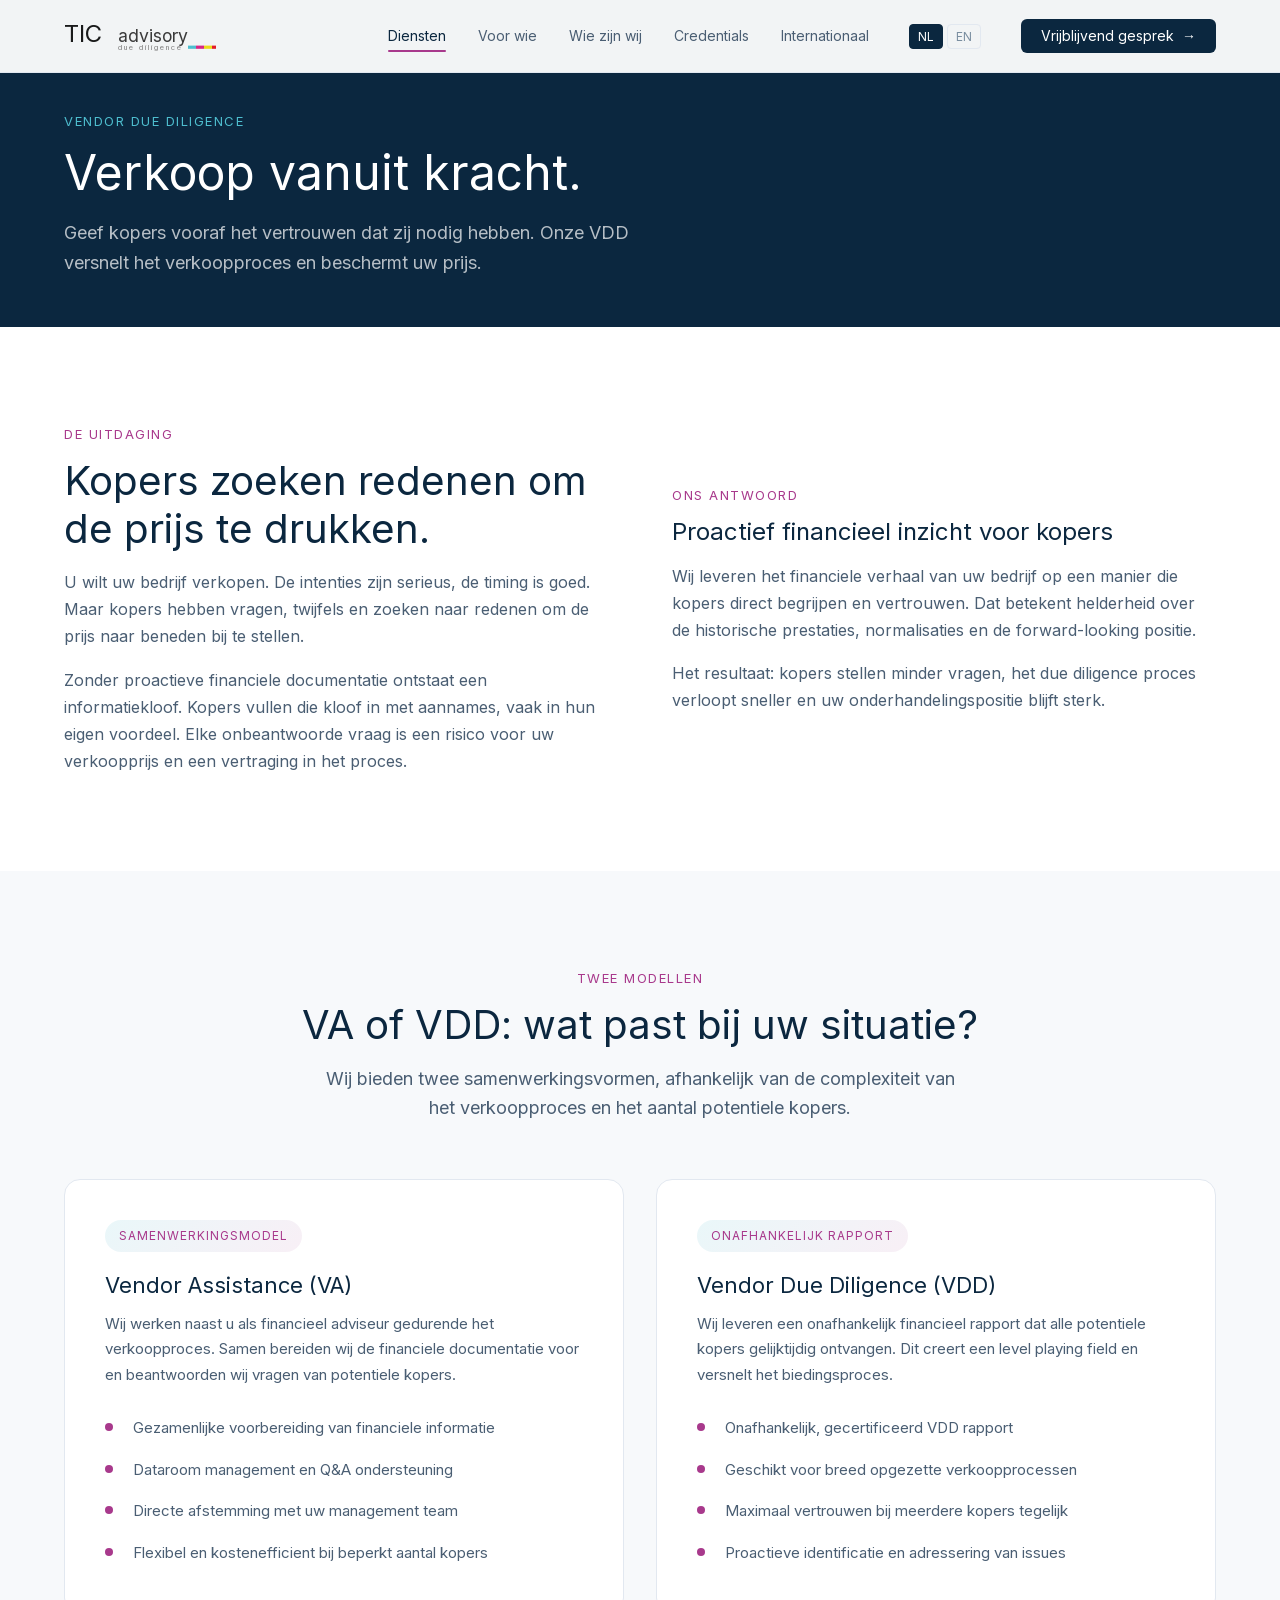
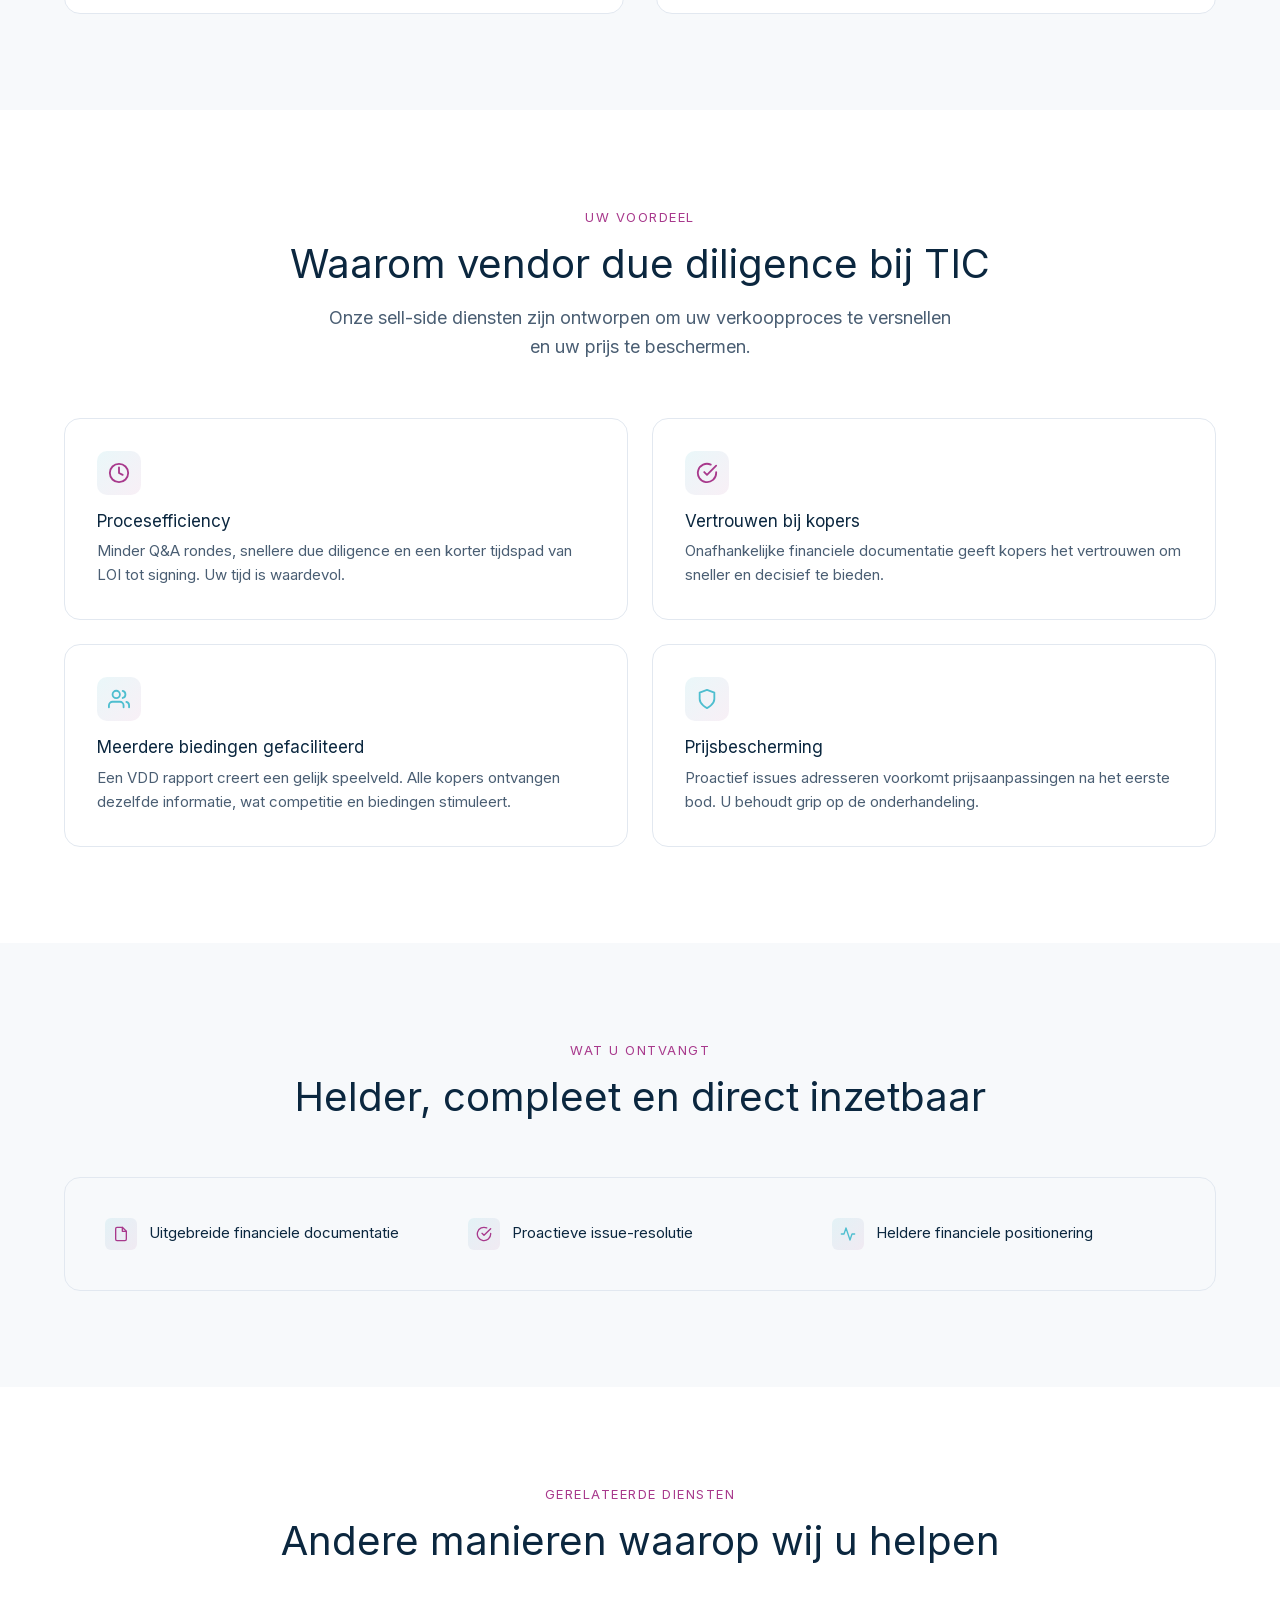
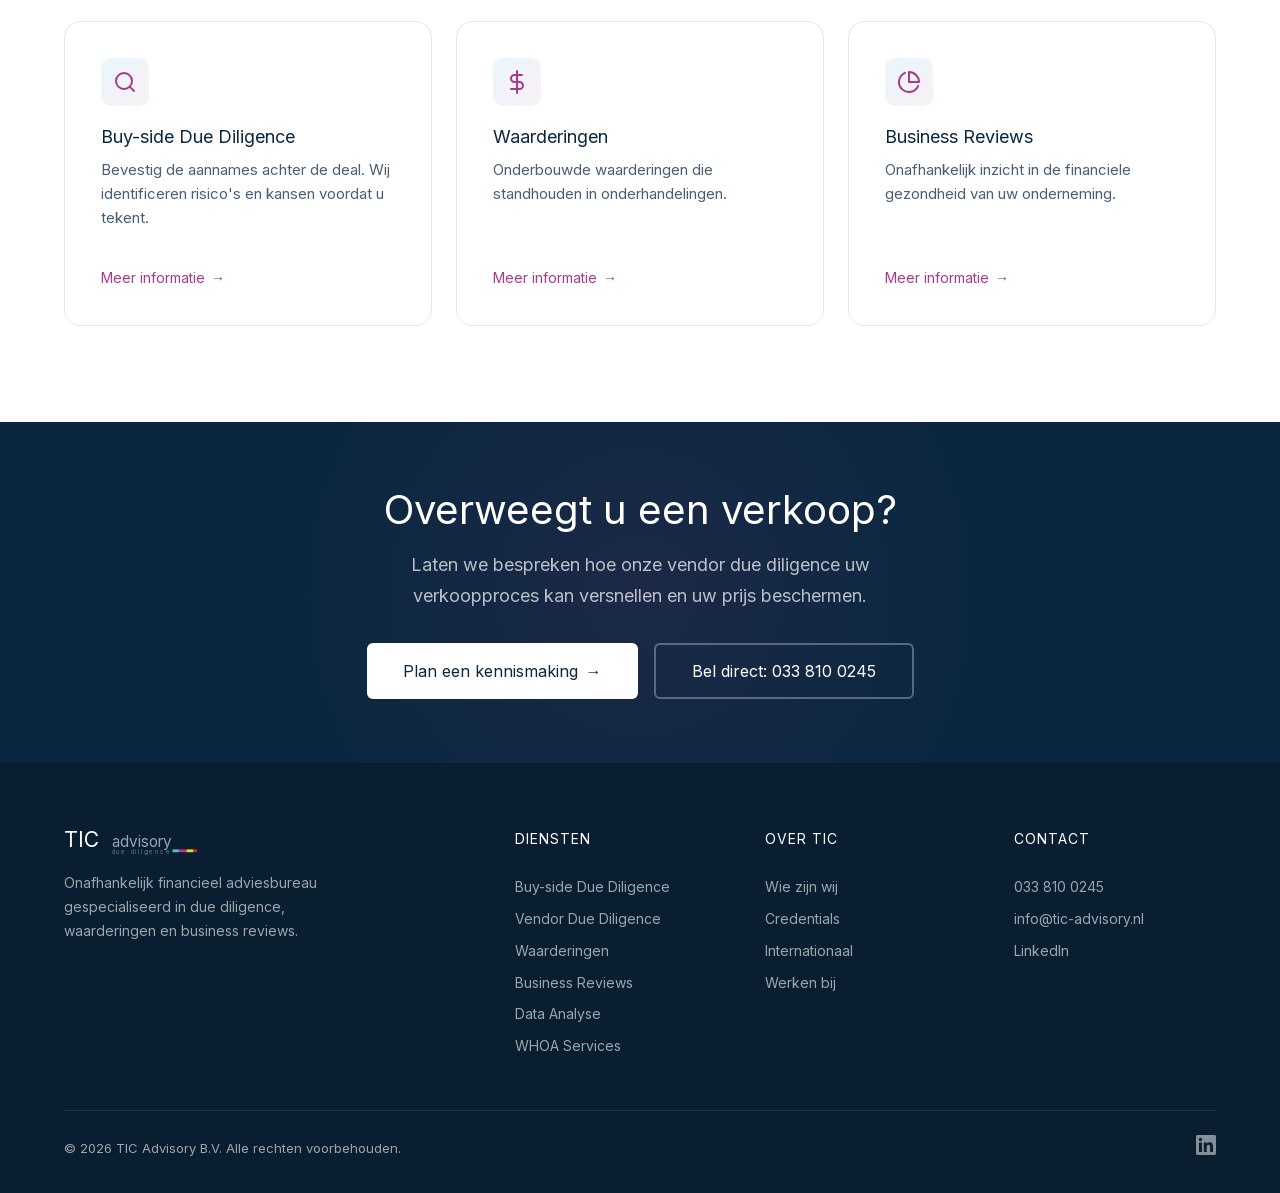
<file: diensten/vendor-due-diligence.html>
<!DOCTYPE html>
<html lang="nl">
<head>
  <meta charset="UTF-8">
  <meta name="viewport" content="width=device-width, initial-scale=1.0">
  <title>Vendor Due Diligence | TIC Advisory</title>
  <meta name="description" content="Verkoop sneller en tegen een betere prijs. TIC Advisory levert vendor due diligence en vendor assistance voor een soepel verkoopproces.">
  <meta name="robots" content="noindex, nofollow">
  <link rel="preload" href="../assets/fonts/inter-latin.woff2" as="font" type="font/woff2" crossorigin>
  <link rel="stylesheet" href="../assets/style.css">
  <link rel="icon" href="data:image/svg+xml,<svg xmlns='http://www.w3.org/2000/svg' viewBox='0 0 100 100'><rect width='100' height='100' rx='16' fill='%230b273f'/><text x='50' y='68' font-family='sans-serif' font-size='48' font-weight='bold' fill='%234ebecf' text-anchor='middle'>TIC</text></svg>">
  <style>
    /* Two-model comparison cards */
    .model-grid {
      display: grid;
      grid-template-columns: repeat(2, 1fr);
      gap: 32px;
    }

    .model-card {
      background: var(--bg-white);
      border: 1px solid var(--border-light);
      border-radius: var(--radius-lg);
      padding: 40px;
      position: relative;
      transition: border-color var(--transition-base);
    }

    .model-card:hover {
      border-color: var(--tic-purple);
    }

    .model-card__badge {
      display: inline-block;
      font-size: 12px;
      font-weight: 600;
      text-transform: uppercase;
      letter-spacing: 1px;
      color: var(--tic-purple);
      background: linear-gradient(135deg, rgba(78, 190, 207, 0.12), rgba(168, 57, 140, 0.08));
      padding: 6px 14px;
      border-radius: 999px;
      margin-bottom: 20px;
    }

    .model-card__title {
      font-size: 22px;
      font-weight: 700;
      margin-bottom: 12px;
      color: var(--text-primary);
    }

    .model-card__desc {
      font-size: 15px;
      color: var(--text-secondary);
      line-height: 1.7;
      margin-bottom: 20px;
    }

    .model-card__features {
      margin-top: 16px;
    }

    .model-card__features li {
      padding: 8px 0 8px 28px;
      position: relative;
      color: var(--text-secondary);
      font-size: 15px;
    }

    .model-card__features li::before {
      content: '';
      position: absolute;
      left: 0;
      top: 16px;
      width: 8px;
      height: 8px;
      border-radius: 50%;
      background: var(--tic-purple);
    }

    /* Benefits grid */
    .benefits-grid {
      display: grid;
      grid-template-columns: repeat(2, 1fr);
      gap: 24px;
    }

    .benefit-card {
      background: var(--bg-white);
      border: 1px solid var(--border-light);
      border-radius: var(--radius-lg);
      padding: 32px;
    }

    .benefit-card__icon {
      width: 44px;
      height: 44px;
      border-radius: var(--radius-md);
      background: linear-gradient(135deg, rgba(78, 190, 207, 0.12), rgba(168, 57, 140, 0.08));
      display: flex;
      align-items: center;
      justify-content: center;
      margin-bottom: 16px;
    }

    .benefit-card__title {
      font-size: 17px;
      font-weight: 700;
      margin-bottom: 8px;
      color: var(--text-primary);
    }

    .benefit-card__desc {
      font-size: 15px;
      color: var(--text-secondary);
      line-height: 1.6;
    }

    /* Deliverables list */
    .deliverables-card {
      background: var(--bg-light);
      border: 1px solid var(--border-light);
      border-radius: var(--radius-lg);
      padding: 40px;
    }

    .deliverables-card__title {
      font-size: 20px;
      font-weight: 700;
      margin-bottom: 24px;
      color: var(--text-primary);
    }

    .deliverables-grid {
      display: grid;
      grid-template-columns: repeat(3, 1fr);
      gap: 20px;
    }

    .deliverable-item {
      display: flex;
      align-items: flex-start;
      gap: 12px;
    }

    .deliverable-item__icon {
      flex-shrink: 0;
      width: 32px;
      height: 32px;
      border-radius: var(--radius-sm);
      background: linear-gradient(135deg, rgba(78, 190, 207, 0.12), rgba(168, 57, 140, 0.08));
      display: flex;
      align-items: center;
      justify-content: center;
    }

    .deliverable-item__text {
      font-size: 15px;
      font-weight: 600;
      color: var(--text-primary);
      line-height: 1.4;
      padding-top: 4px;
    }

    @media (max-width: 768px) {
      .model-grid {
        grid-template-columns: 1fr;
      }

      .benefits-grid {
        grid-template-columns: 1fr;
      }

      .deliverables-grid {
        grid-template-columns: 1fr;
      }
    }
  </style>
</head>
<body>

  <!-- ============ NAVIGATION ============ -->
  <nav class="nav" id="nav">
    <div class="nav__inner">
      <a href="../index.html" class="nav__logo">
        <svg class="nav__logo-icon" viewBox="0 0 200 40" xmlns="http://www.w3.org/2000/svg">
          <text x="0" y="28" font-family="Inter, sans-serif" font-size="30" font-weight="900" fill="#191a1a">TIC</text>
          <text x="68" y="28" font-family="Inter, sans-serif" font-size="22" font-weight="400" fill="#3a3a3a">advisory</text>
          <text x="68" y="38" font-family="Inter, sans-serif" font-size="9" font-weight="400" fill="#888" letter-spacing="2.5">due diligence</text>
          <rect x="155" y="32" width="10" height="4" fill="#4EBECF"/>
          <rect x="165" y="32" width="10" height="4" fill="#D82785"/>
          <rect x="175" y="32" width="10" height="4" fill="#ECDA1A"/>
          <rect x="185" y="32" width="5" height="4" fill="#E41C28"/>
        </svg>
      </a>
      <div class="nav__links">
        <a href="../diensten.html" class="nav__link nav__link--active">Diensten</a>
        <a href="../voor-wie.html" class="nav__link">Voor wie</a>
        <a href="../wie-zijn-wij.html" class="nav__link">Wie zijn wij</a>
        <a href="../credentials.html" class="nav__link">Credentials</a>
        <a href="../internationaal.html" class="nav__link">Internationaal</a>
        <div class="lang-toggle">
          <button class="lang-toggle__btn lang-toggle__btn--active" data-lang="nl">NL</button>
          <button class="lang-toggle__btn" data-lang="en">EN</button>
        </div>
        <a href="../contact.html" class="btn btn--primary btn--sm nav__cta">Vrijblijvend gesprek <span class="btn__arrow">&rarr;</span></a>
      </div>
      <div class="lang-toggle nav__mobile-lang">
        <button class="lang-toggle__btn lang-toggle__btn--active" data-lang="nl">NL</button>
        <button class="lang-toggle__btn" data-lang="en">EN</button>
      </div>
      <button class="nav__mobile-toggle" id="mobileToggle" aria-label="Menu openen">
        <svg width="24" height="24" viewBox="0 0 24 24" fill="none" stroke="currentColor" stroke-width="2" stroke-linecap="round"><line x1="3" y1="6" x2="21" y2="6"/><line x1="3" y1="12" x2="21" y2="12"/><line x1="3" y1="18" x2="21" y2="18"/></svg>
      </button>
    </div>
    <div class="nav__mobile" id="mobileMenu">
      <a href="../diensten.html" class="nav__mobile-link">Diensten</a>
      <a href="../voor-wie.html" class="nav__mobile-link">Voor wie</a>
      <a href="../wie-zijn-wij.html" class="nav__mobile-link">Wie zijn wij</a>
      <a href="../credentials.html" class="nav__mobile-link">Credentials</a>
      <a href="../internationaal.html" class="nav__mobile-link">Internationaal</a>
      <a href="../werken-bij.html" class="nav__mobile-link">Werken bij</a>
      <div class="lang-toggle" style="display:flex;gap:8px;padding:14px 0;border-bottom:1px solid #e2e8f0;">
        <button class="lang-toggle__btn lang-toggle__btn--active" data-lang="nl">NL</button>
        <button class="lang-toggle__btn" data-lang="en">EN</button>
      </div>
      <div class="nav__mobile-cta">
        <a href="../contact.html" class="btn btn--primary" style="width:100%;justify-content:center;">Vrijblijvend gesprek &rarr;</a>
      </div>
    </div>
  </nav>

  <!-- ============ PAGE HEADER ============ -->
  <section class="page-header">
    <div class="container">
      <div class="page-header__eyebrow">Vendor Due Diligence</div>
      <h1 class="page-header__title">Verkoop vanuit kracht.</h1>
      <p class="page-header__subtitle">Geef kopers vooraf het vertrouwen dat zij nodig hebben. Onze VDD versnelt het verkoopproces en beschermt uw prijs.</p>
    </div>
  </section>

  <!-- ============ PROBLEM ============ -->
  <section class="section">
    <div class="container">
      <div class="content-split reveal">
        <div class="content-block">
          <div class="section__eyebrow">De uitdaging</div>
          <h2 class="section__title">Kopers zoeken redenen om de prijs te drukken.</h2>
          <p>U wilt uw bedrijf verkopen. De intenties zijn serieus, de timing is goed. Maar kopers hebben vragen, twijfels en zoeken naar redenen om de prijs naar beneden bij te stellen.</p>
          <p>Zonder proactieve financiele documentatie ontstaat een informatiekloof. Kopers vullen die kloof in met aannames, vaak in hun eigen voordeel. Elke onbeantwoorde vraag is een risico voor uw verkoopprijs en een vertraging in het proces.</p>
        </div>
        <div class="content-block">
          <div class="section__eyebrow">Ons antwoord</div>
          <h3>Proactief financieel inzicht voor kopers</h3>
          <p>Wij leveren het financiele verhaal van uw bedrijf op een manier die kopers direct begrijpen en vertrouwen. Dat betekent helderheid over de historische prestaties, normalisaties en de forward-looking positie.</p>
          <p>Het resultaat: kopers stellen minder vragen, het due diligence proces verloopt sneller en uw onderhandelingspositie blijft sterk.</p>
        </div>
      </div>
    </div>
  </section>

  <!-- ============ TWO MODELS ============ -->
  <section class="section section--light">
    <div class="container">
      <div class="section__header section__header--center reveal">
        <div class="section__eyebrow">Twee modellen</div>
        <h2 class="section__title">VA of VDD: wat past bij uw situatie?</h2>
        <p class="section__subtitle">Wij bieden twee samenwerkingsvormen, afhankelijk van de complexiteit van het verkoopproces en het aantal potentiele kopers.</p>
      </div>
      <div class="model-grid">
        <div class="model-card reveal">
          <div class="model-card__badge">Samenwerkingsmodel</div>
          <h3 class="model-card__title">Vendor Assistance (VA)</h3>
          <p class="model-card__desc">Wij werken naast u als financieel adviseur gedurende het verkoopproces. Samen bereiden wij de financiele documentatie voor en beantwoorden wij vragen van potentiele kopers.</p>
          <ul class="model-card__features">
            <li>Gezamenlijke voorbereiding van financiele informatie</li>
            <li>Dataroom management en Q&amp;A ondersteuning</li>
            <li>Directe afstemming met uw management team</li>
            <li>Flexibel en kostenefficient bij beperkt aantal kopers</li>
          </ul>
        </div>
        <div class="model-card reveal">
          <div class="model-card__badge">Onafhankelijk rapport</div>
          <h3 class="model-card__title">Vendor Due Diligence (VDD)</h3>
          <p class="model-card__desc">Wij leveren een onafhankelijk financieel rapport dat alle potentiele kopers gelijktijdig ontvangen. Dit creert een level playing field en versnelt het biedingsproces.</p>
          <ul class="model-card__features">
            <li>Onafhankelijk, gecertificeerd VDD rapport</li>
            <li>Geschikt voor breed opgezette verkoopprocessen</li>
            <li>Maximaal vertrouwen bij meerdere kopers tegelijk</li>
            <li>Proactieve identificatie en adressering van issues</li>
          </ul>
        </div>
      </div>
    </div>
  </section>

  <!-- ============ BENEFITS ============ -->
  <section class="section">
    <div class="container">
      <div class="section__header section__header--center reveal">
        <div class="section__eyebrow">Uw voordeel</div>
        <h2 class="section__title">Waarom vendor due diligence bij TIC</h2>
        <p class="section__subtitle">Onze sell-side diensten zijn ontworpen om uw verkoopproces te versnellen en uw prijs te beschermen.</p>
      </div>
      <div class="benefits-grid">
        <div class="benefit-card reveal">
          <div class="benefit-card__icon">
            <svg width="22" height="22" viewBox="0 0 24 24" fill="none" stroke="#a8398c" stroke-width="2" stroke-linecap="round" stroke-linejoin="round"><circle cx="12" cy="12" r="10"/><polyline points="12 6 12 12 16 14"/></svg>
          </div>
          <h3 class="benefit-card__title">Procesefficiency</h3>
          <p class="benefit-card__desc">Minder Q&amp;A rondes, snellere due diligence en een korter tijdspad van LOI tot signing. Uw tijd is waardevol.</p>
        </div>
        <div class="benefit-card reveal">
          <div class="benefit-card__icon">
            <svg width="22" height="22" viewBox="0 0 24 24" fill="none" stroke="#a8398c" stroke-width="2" stroke-linecap="round" stroke-linejoin="round"><path d="M22 11.08V12a10 10 0 1 1-5.93-9.14"/><polyline points="22 4 12 14.01 9 11.01"/></svg>
          </div>
          <h3 class="benefit-card__title">Vertrouwen bij kopers</h3>
          <p class="benefit-card__desc">Onafhankelijke financiele documentatie geeft kopers het vertrouwen om sneller en decisief te bieden.</p>
        </div>
        <div class="benefit-card reveal">
          <div class="benefit-card__icon">
            <svg width="22" height="22" viewBox="0 0 24 24" fill="none" stroke="#4ebecf" stroke-width="2" stroke-linecap="round" stroke-linejoin="round"><path d="M17 21v-2a4 4 0 0 0-4-4H5a4 4 0 0 0-4 4v2"/><circle cx="9" cy="7" r="4"/><path d="M23 21v-2a4 4 0 0 0-3-3.87"/><path d="M16 3.13a4 4 0 0 1 0 7.75"/></svg>
          </div>
          <h3 class="benefit-card__title">Meerdere biedingen gefaciliteerd</h3>
          <p class="benefit-card__desc">Een VDD rapport creert een gelijk speelveld. Alle kopers ontvangen dezelfde informatie, wat competitie en biedingen stimuleert.</p>
        </div>
        <div class="benefit-card reveal">
          <div class="benefit-card__icon">
            <svg width="22" height="22" viewBox="0 0 24 24" fill="none" stroke="#4ebecf" stroke-width="2" stroke-linecap="round" stroke-linejoin="round"><path d="M12 22s8-4 8-10V5l-8-3-8 3v7c0 6 8 10 8 10z"/></svg>
          </div>
          <h3 class="benefit-card__title">Prijsbescherming</h3>
          <p class="benefit-card__desc">Proactief issues adresseren voorkomt prijsaanpassingen na het eerste bod. U behoudt grip op de onderhandeling.</p>
        </div>
      </div>
    </div>
  </section>

  <!-- ============ DELIVERABLES ============ -->
  <section class="section section--light">
    <div class="container">
      <div class="section__header section__header--center reveal">
        <div class="section__eyebrow">Wat u ontvangt</div>
        <h2 class="section__title">Helder, compleet en direct inzetbaar</h2>
      </div>
      <div class="deliverables-card reveal">
        <div class="deliverables-grid">
          <div class="deliverable-item">
            <div class="deliverable-item__icon">
              <svg width="16" height="16" viewBox="0 0 24 24" fill="none" stroke="#a8398c" stroke-width="2" stroke-linecap="round" stroke-linejoin="round"><path d="M14 2H6a2 2 0 0 0-2 2v16a2 2 0 0 0 2 2h12a2 2 0 0 0 2-2V8z"/><polyline points="14 2 14 8 20 8"/></svg>
            </div>
            <span class="deliverable-item__text">Uitgebreide financiele documentatie</span>
          </div>
          <div class="deliverable-item">
            <div class="deliverable-item__icon">
              <svg width="16" height="16" viewBox="0 0 24 24" fill="none" stroke="#a8398c" stroke-width="2" stroke-linecap="round" stroke-linejoin="round"><path d="M22 11.08V12a10 10 0 1 1-5.93-9.14"/><polyline points="22 4 12 14.01 9 11.01"/></svg>
            </div>
            <span class="deliverable-item__text">Proactieve issue-resolutie</span>
          </div>
          <div class="deliverable-item">
            <div class="deliverable-item__icon">
              <svg width="16" height="16" viewBox="0 0 24 24" fill="none" stroke="#4ebecf" stroke-width="2" stroke-linecap="round" stroke-linejoin="round"><polyline points="22 12 18 12 15 21 9 3 6 12 2 12"/></svg>
            </div>
            <span class="deliverable-item__text">Heldere financiele positionering</span>
          </div>
        </div>
      </div>
    </div>
  </section>

  <!-- ============ RELATED SERVICES ============ -->
  <section class="section">
    <div class="container">
      <div class="section__header section__header--center reveal">
        <div class="section__eyebrow">Gerelateerde diensten</div>
        <h2 class="section__title">Andere manieren waarop wij u helpen</h2>
      </div>
      <div class="services-grid" style="grid-template-columns: repeat(3, 1fr);">
        <a href="buy-side-due-diligence.html" class="service-card reveal">
          <div class="service-card__icon">
            <svg width="24" height="24" viewBox="0 0 24 24" fill="none" stroke="#a8398c" stroke-width="2" stroke-linecap="round" stroke-linejoin="round"><circle cx="11" cy="11" r="8"/><line x1="21" y1="21" x2="16.65" y2="16.65"/></svg>
          </div>
          <h3 class="service-card__title">Buy-side Due Diligence</h3>
          <p class="service-card__desc">Bevestig de aannames achter de deal. Wij identificeren risico's en kansen voordat u tekent.</p>
          <span class="service-card__link">Meer informatie <span>&rarr;</span></span>
        </a>
        <a href="waarderingen.html" class="service-card reveal">
          <div class="service-card__icon">
            <svg width="24" height="24" viewBox="0 0 24 24" fill="none" stroke="#a8398c" stroke-width="2" stroke-linecap="round" stroke-linejoin="round"><line x1="12" y1="1" x2="12" y2="23"/><path d="M17 5H9.5a3.5 3.5 0 0 0 0 7h5a3.5 3.5 0 0 1 0 7H6"/></svg>
          </div>
          <h3 class="service-card__title">Waarderingen</h3>
          <p class="service-card__desc">Onderbouwde waarderingen die standhouden in onderhandelingen.</p>
          <span class="service-card__link">Meer informatie <span>&rarr;</span></span>
        </a>
        <a href="business-reviews.html" class="service-card reveal">
          <div class="service-card__icon">
            <svg width="24" height="24" viewBox="0 0 24 24" fill="none" stroke="#a8398c" stroke-width="2" stroke-linecap="round" stroke-linejoin="round"><path d="M21.21 15.89A10 10 0 1 1 8 2.83"/><path d="M22 12A10 10 0 0 0 12 2v10z"/></svg>
          </div>
          <h3 class="service-card__title">Business Reviews</h3>
          <p class="service-card__desc">Onafhankelijk inzicht in de financiele gezondheid van uw onderneming.</p>
          <span class="service-card__link">Meer informatie <span>&rarr;</span></span>
        </a>
      </div>
    </div>
  </section>

  <!-- ============ CTA BANNER ============ -->
  <section class="cta-banner">
    <div class="container cta-banner__inner">
      <h2 class="cta-banner__title">Overweegt u een verkoop?</h2>
      <p class="cta-banner__subtitle">Laten we bespreken hoe onze vendor due diligence uw verkoopproces kan versnellen en uw prijs beschermen.</p>
      <div class="cta-banner__actions">
        <a href="../contact.html" class="btn btn--primary btn--lg">Plan een kennismaking <span class="btn__arrow">&rarr;</span></a>
        <a href="tel:0338100245" class="btn btn--ghost btn--lg">Bel direct: 033 810 0245</a>
      </div>
    </div>
  </section>

  <!-- ============ FOOTER ============ -->
  <footer class="footer">
    <div class="container">
      <div class="footer__grid">
        <div class="footer__brand">
          <a href="../index.html" class="footer__logo">
            <svg class="footer__logo-icon" viewBox="0 0 200 40" xmlns="http://www.w3.org/2000/svg">
              <text x="0" y="28" font-family="Inter, sans-serif" font-size="30" font-weight="900" fill="#ffffff">TIC</text>
              <text x="68" y="28" font-family="Inter, sans-serif" font-size="22" font-weight="400" fill="#94a3b8">advisory</text>
              <text x="68" y="38" font-family="Inter, sans-serif" font-size="9" font-weight="400" fill="#64748b" letter-spacing="2.5">due diligence</text>
              <rect x="155" y="32" width="10" height="4" fill="#4EBECF"/>
              <rect x="165" y="32" width="10" height="4" fill="#D82785"/>
              <rect x="175" y="32" width="10" height="4" fill="#ECDA1A"/>
              <rect x="185" y="32" width="5" height="4" fill="#E41C28"/>
            </svg>
          </a>
          <p class="footer__desc">Onafhankelijk financieel adviesbureau gespecialiseerd in due diligence, waarderingen en business reviews.</p>
        </div>
        <div>
          <div class="footer__heading">Diensten</div>
          <a href="buy-side-due-diligence.html" class="footer__link">Buy-side Due Diligence</a>
          <a href="vendor-due-diligence.html" class="footer__link">Vendor Due Diligence</a>
          <a href="waarderingen.html" class="footer__link">Waarderingen</a>
          <a href="business-reviews.html" class="footer__link">Business Reviews</a>
          <a href="data-analyse.html" class="footer__link">Data Analyse</a>
          <a href="whoa-services.html" class="footer__link">WHOA Services</a>
        </div>
        <div>
          <div class="footer__heading">Over TIC</div>
          <a href="../wie-zijn-wij.html" class="footer__link">Wie zijn wij</a>
          <a href="../credentials.html" class="footer__link">Credentials</a>
          <a href="../internationaal.html" class="footer__link">Internationaal</a>
          <a href="../werken-bij.html" class="footer__link">Werken bij</a>
        </div>
        <div>
          <div class="footer__heading">Contact</div>
          <a href="tel:0338100245" class="footer__link">033 810 0245</a>
          <a href="mailto:info@tic-advisory.nl" class="footer__link">info@tic-advisory.nl</a>
          <a href="https://www.linkedin.com/company/tic-advisory/" target="_blank" rel="noopener" class="footer__link">LinkedIn</a>
        </div>
      </div>
      <div class="footer__bottom">
        <span>&copy; 2026 TIC Advisory B.V. Alle rechten voorbehouden.</span>
        <div class="footer__social">
          <a href="https://www.linkedin.com/company/tic-advisory/" target="_blank" rel="noopener" aria-label="LinkedIn">
            <svg width="20" height="20" viewBox="0 0 24 24" fill="currentColor"><path d="M20.447 20.452h-3.554v-5.569c0-1.328-.027-3.037-1.852-3.037-1.853 0-2.136 1.445-2.136 2.939v5.667H9.351V9h3.414v1.561h.046c.477-.9 1.637-1.85 3.37-1.85 3.601 0 4.267 2.37 4.267 5.455v6.286zM5.337 7.433a2.062 2.062 0 0 1-2.063-2.065 2.064 2.064 0 1 1 2.063 2.065zm1.782 13.019H3.555V9h3.564v11.452zM22.225 0H1.771C.792 0 0 .774 0 1.729v20.542C0 23.227.792 24 1.771 24h20.451C23.2 24 24 23.227 24 22.271V1.729C24 .774 23.2 0 22.222 0h.003z"/></svg>
          </a>
        </div>
      </div>
    </div>
  </footer>

  <!-- ============ STICKY MOBILE CTA ============ -->
  <div class="sticky-cta" id="stickyCta">
    <div class="sticky-cta__inner">
      <a href="tel:0338100245" class="btn btn--secondary btn--sm sticky-cta__btn">Bel ons</a>
      <a href="../contact.html" class="btn btn--primary btn--sm sticky-cta__btn">Vrijblijvend gesprek</a>
    </div>
  </div>

  <!-- ============ SCRIPTS ============ -->
  <script>
    // Mobile menu toggle
    var toggle = document.getElementById('mobileToggle');
    var menu = document.getElementById('mobileMenu');
    toggle.addEventListener('click', function() {
      menu.classList.toggle('active');
      var isOpen = menu.classList.contains('active');
      toggle.setAttribute('aria-label', isOpen ? 'Menu sluiten' : 'Menu openen');
      toggle.innerHTML = isOpen
        ? '<svg width="24" height="24" viewBox="0 0 24 24" fill="none" stroke="currentColor" stroke-width="2" stroke-linecap="round"><line x1="18" y1="6" x2="6" y2="18"/><line x1="6" y1="6" x2="18" y2="18"/></svg>'
        : '<svg width="24" height="24" viewBox="0 0 24 24" fill="none" stroke="currentColor" stroke-width="2" stroke-linecap="round"><line x1="3" y1="6" x2="21" y2="6"/><line x1="3" y1="12" x2="21" y2="12"/><line x1="3" y1="18" x2="21" y2="18"/></svg>';
    });

    // Nav shadow on scroll
    var nav = document.getElementById('nav');
    window.addEventListener('scroll', function() {
      nav.classList.toggle('nav--scrolled', window.scrollY > 10);
    }, { passive: true });

    // Reveal animations (with polyfill for older mobile browsers)
    var ric = window.requestIdleCallback || function(cb) { setTimeout(cb, 1); };
    ric(function() {
      var observer = new IntersectionObserver(function(entries) {
        entries.forEach(function(entry) {
          if (entry.isIntersecting) {
            entry.target.classList.add('visible');
            observer.unobserve(entry.target);
          }
        });
      }, { threshold: 0.1, rootMargin: '0px 0px -40px 0px' });

      document.querySelectorAll('.reveal').forEach(function(el) { observer.observe(el); });
    });
  </script>

</body>
</html>
</file>
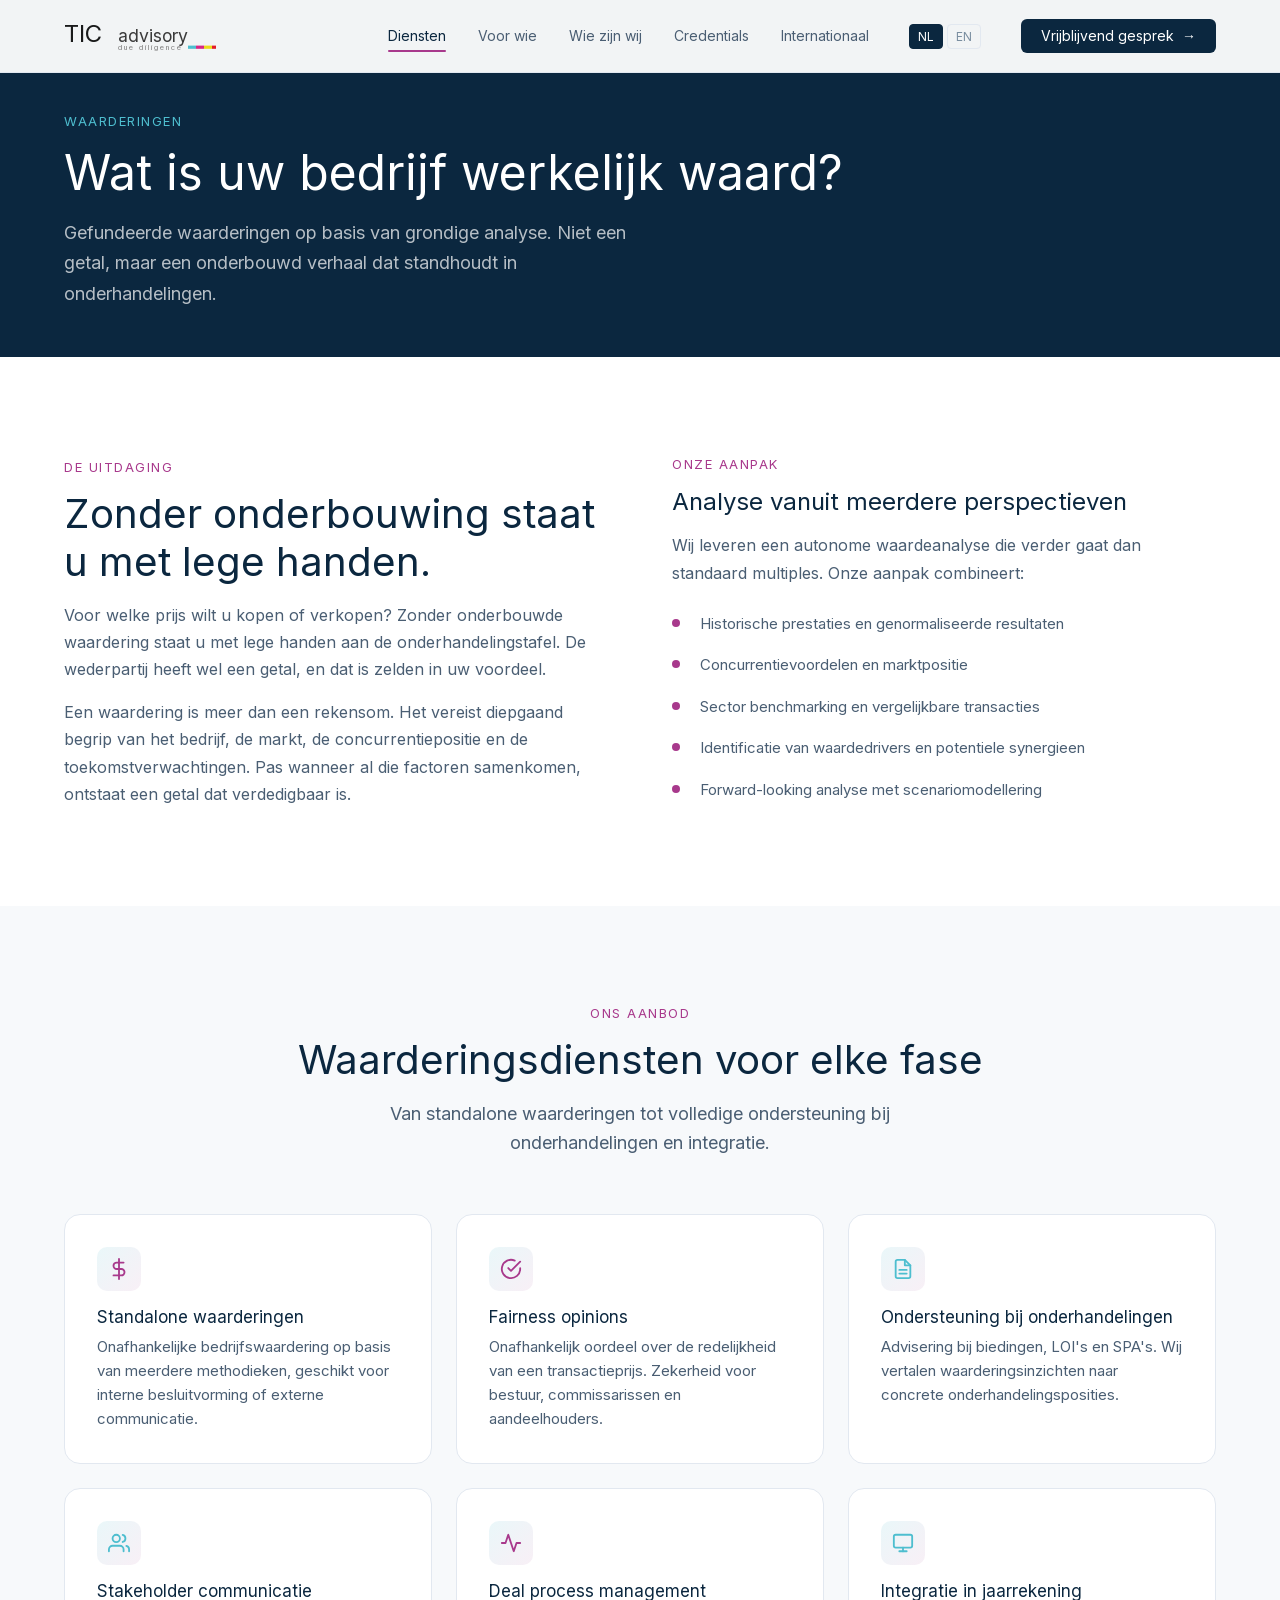
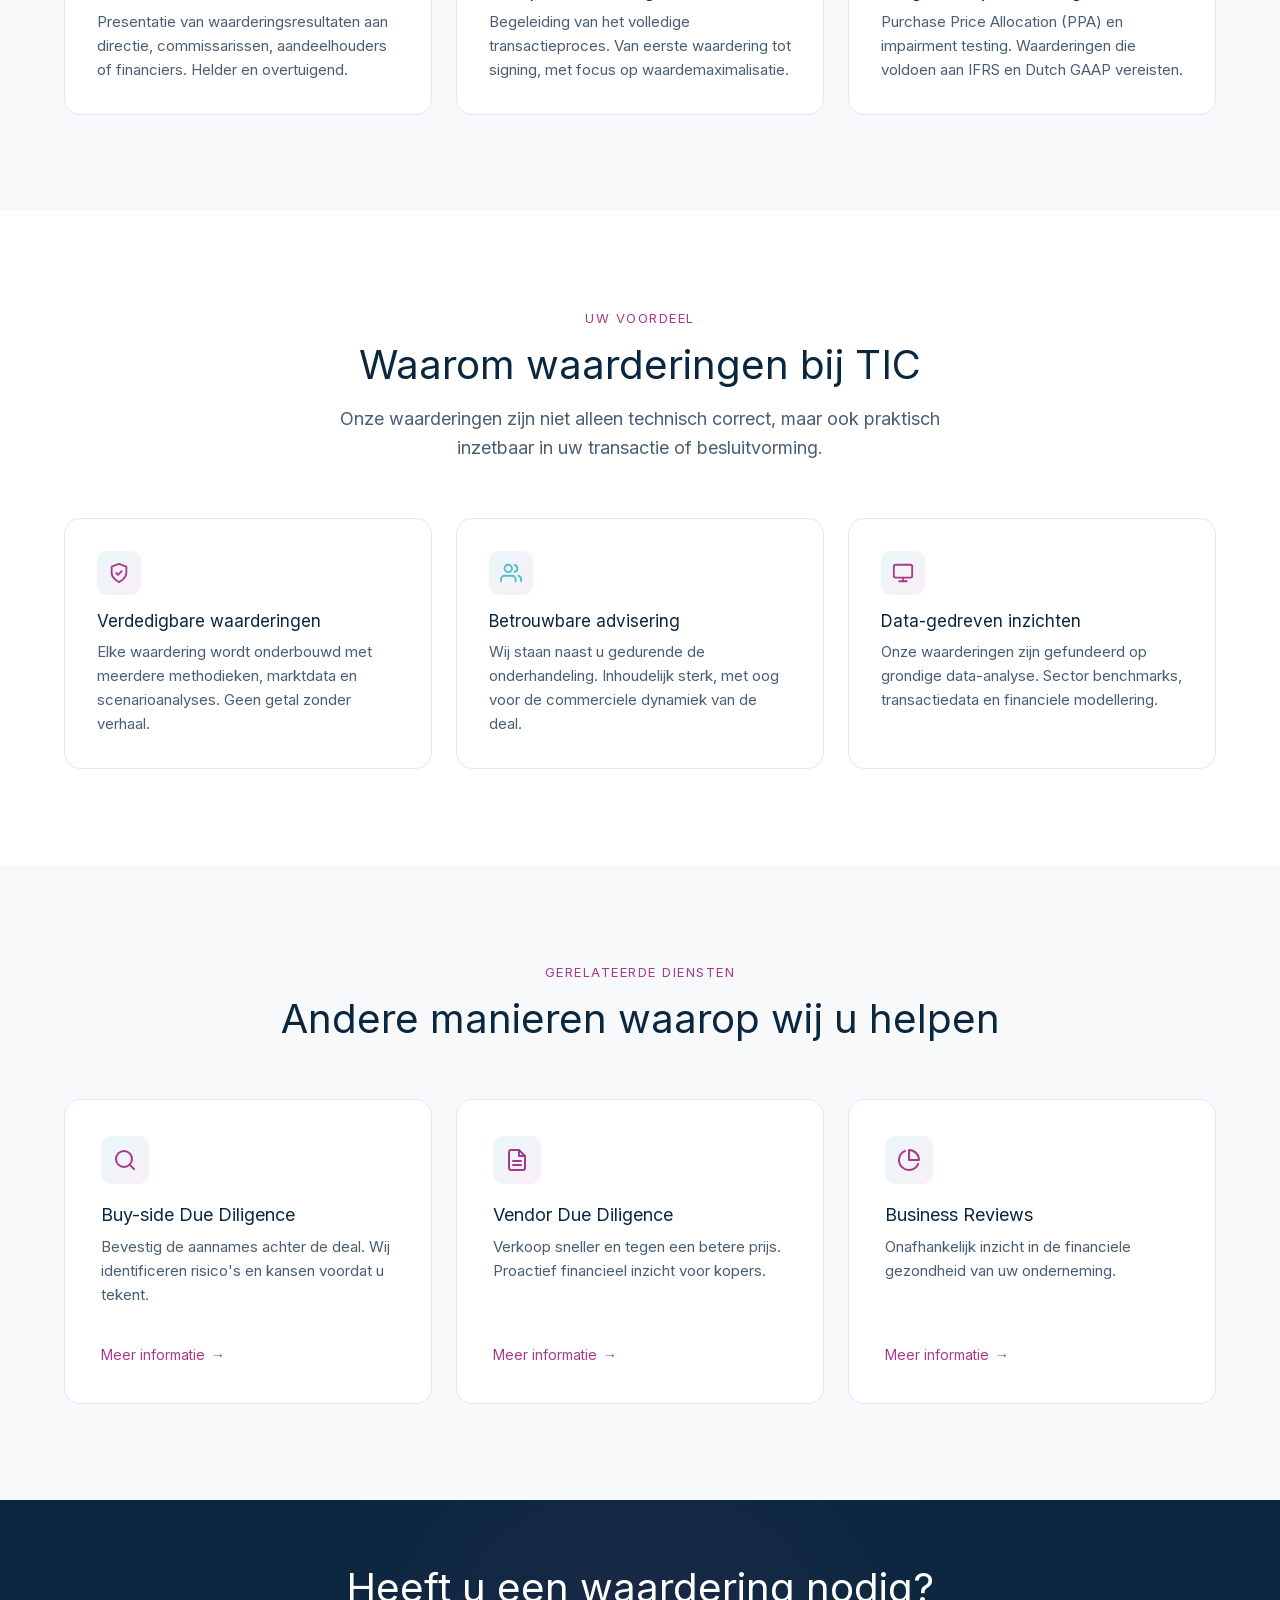
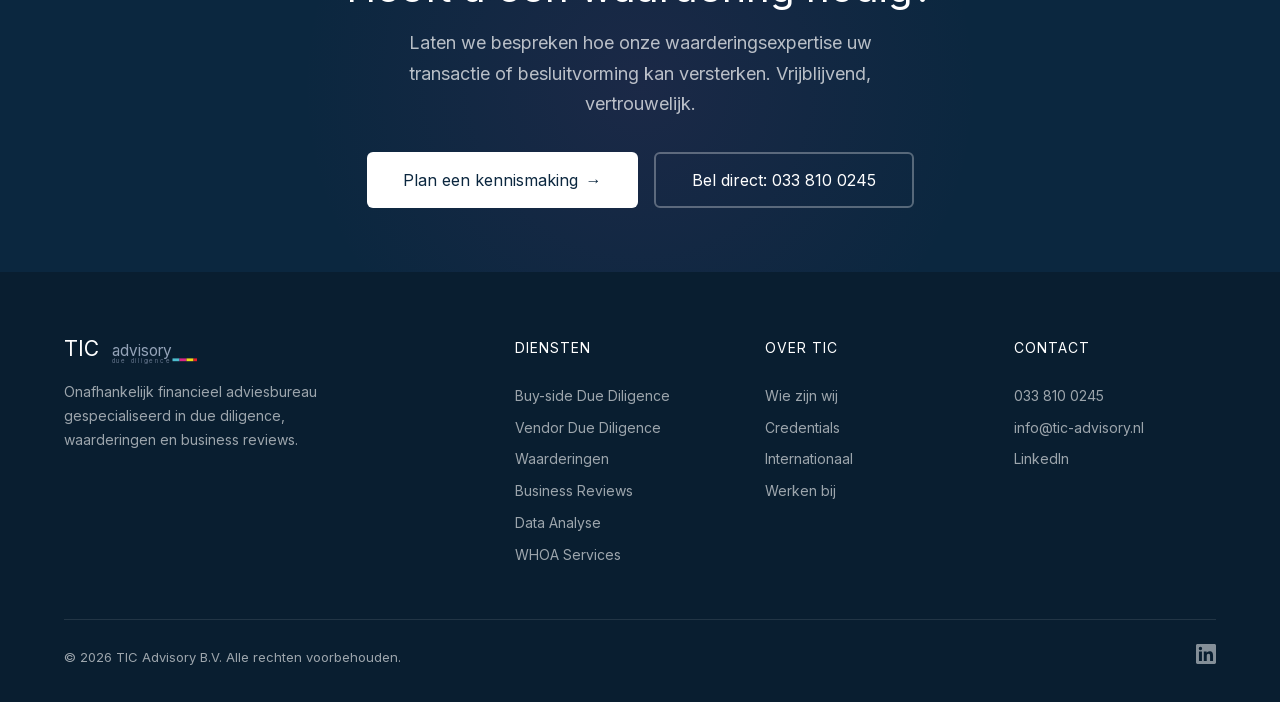
<file: diensten/waarderingen.html>
<!DOCTYPE html>
<html lang="nl">
<head>
  <meta charset="UTF-8">
  <meta name="viewport" content="width=device-width, initial-scale=1.0">
  <title>Waardering bij fusies en overnames | TIC Advisory</title>
  <meta name="description" content="Onderbouwde bedrijfswaarderingen voor fusies en overnames. TIC Advisory levert waarderingen die standhouden in onderhandelingen.">
  <meta name="robots" content="noindex, nofollow">
  <link rel="preload" href="../assets/fonts/inter-latin.woff2" as="font" type="font/woff2" crossorigin>
  <link rel="stylesheet" href="../assets/style.css">
  <link rel="icon" href="data:image/svg+xml,<svg xmlns='http://www.w3.org/2000/svg' viewBox='0 0 100 100'><rect width='100' height='100' rx='16' fill='%230b273f'/><text x='50' y='68' font-family='sans-serif' font-size='48' font-weight='bold' fill='%234ebecf' text-anchor='middle'>TIC</text></svg>">
  <style>
    /* Services within valuation */
    .services-list-grid {
      display: grid;
      grid-template-columns: repeat(3, 1fr);
      gap: 24px;
    }

    .services-list-card {
      background: var(--bg-white);
      border: 1px solid var(--border-light);
      border-radius: var(--radius-lg);
      padding: 32px;
      transition: border-color var(--transition-base);
    }

    .services-list-card:hover {
      border-color: var(--tic-purple);
    }

    .services-list-card__icon {
      width: 44px;
      height: 44px;
      border-radius: var(--radius-md);
      background: linear-gradient(135deg, rgba(78, 190, 207, 0.12), rgba(168, 57, 140, 0.08));
      display: flex;
      align-items: center;
      justify-content: center;
      margin-bottom: 16px;
    }

    .services-list-card__title {
      font-size: 17px;
      font-weight: 700;
      margin-bottom: 8px;
      color: var(--text-primary);
    }

    .services-list-card__desc {
      font-size: 15px;
      color: var(--text-secondary);
      line-height: 1.6;
    }

    /* Benefits grid */
    .benefits-grid {
      display: grid;
      grid-template-columns: repeat(3, 1fr);
      gap: 24px;
    }

    .benefit-card {
      background: var(--bg-white);
      border: 1px solid var(--border-light);
      border-radius: var(--radius-lg);
      padding: 32px;
    }

    .benefit-card__icon {
      width: 44px;
      height: 44px;
      border-radius: var(--radius-md);
      background: linear-gradient(135deg, rgba(78, 190, 207, 0.12), rgba(168, 57, 140, 0.08));
      display: flex;
      align-items: center;
      justify-content: center;
      margin-bottom: 16px;
    }

    .benefit-card__title {
      font-size: 17px;
      font-weight: 700;
      margin-bottom: 8px;
      color: var(--text-primary);
    }

    .benefit-card__desc {
      font-size: 15px;
      color: var(--text-secondary);
      line-height: 1.6;
    }

    @media (max-width: 1024px) {
      .services-list-grid {
        grid-template-columns: repeat(2, 1fr);
      }
    }

    @media (max-width: 768px) {
      .services-list-grid {
        grid-template-columns: 1fr;
      }

      .benefits-grid {
        grid-template-columns: 1fr;
      }
    }
  </style>
</head>
<body>

  <!-- ============ NAVIGATION ============ -->
  <nav class="nav" id="nav">
    <div class="nav__inner">
      <a href="../index.html" class="nav__logo">
        <svg class="nav__logo-icon" viewBox="0 0 200 40" xmlns="http://www.w3.org/2000/svg">
          <text x="0" y="28" font-family="Inter, sans-serif" font-size="30" font-weight="900" fill="#191a1a">TIC</text>
          <text x="68" y="28" font-family="Inter, sans-serif" font-size="22" font-weight="400" fill="#3a3a3a">advisory</text>
          <text x="68" y="38" font-family="Inter, sans-serif" font-size="9" font-weight="400" fill="#888" letter-spacing="2.5">due diligence</text>
          <rect x="155" y="32" width="10" height="4" fill="#4EBECF"/>
          <rect x="165" y="32" width="10" height="4" fill="#D82785"/>
          <rect x="175" y="32" width="10" height="4" fill="#ECDA1A"/>
          <rect x="185" y="32" width="5" height="4" fill="#E41C28"/>
        </svg>
      </a>
      <div class="nav__links">
        <a href="../diensten.html" class="nav__link nav__link--active">Diensten</a>
        <a href="../voor-wie.html" class="nav__link">Voor wie</a>
        <a href="../wie-zijn-wij.html" class="nav__link">Wie zijn wij</a>
        <a href="../credentials.html" class="nav__link">Credentials</a>
        <a href="../internationaal.html" class="nav__link">Internationaal</a>
        <div class="lang-toggle">
          <button class="lang-toggle__btn lang-toggle__btn--active" data-lang="nl">NL</button>
          <button class="lang-toggle__btn" data-lang="en">EN</button>
        </div>
        <a href="../contact.html" class="btn btn--primary btn--sm nav__cta">Vrijblijvend gesprek <span class="btn__arrow">&rarr;</span></a>
      </div>
      <div class="lang-toggle nav__mobile-lang">
        <button class="lang-toggle__btn lang-toggle__btn--active" data-lang="nl">NL</button>
        <button class="lang-toggle__btn" data-lang="en">EN</button>
      </div>
      <button class="nav__mobile-toggle" id="mobileToggle" aria-label="Menu openen">
        <svg width="24" height="24" viewBox="0 0 24 24" fill="none" stroke="currentColor" stroke-width="2" stroke-linecap="round"><line x1="3" y1="6" x2="21" y2="6"/><line x1="3" y1="12" x2="21" y2="12"/><line x1="3" y1="18" x2="21" y2="18"/></svg>
      </button>
    </div>
    <div class="nav__mobile" id="mobileMenu">
      <a href="../diensten.html" class="nav__mobile-link">Diensten</a>
      <a href="../voor-wie.html" class="nav__mobile-link">Voor wie</a>
      <a href="../wie-zijn-wij.html" class="nav__mobile-link">Wie zijn wij</a>
      <a href="../credentials.html" class="nav__mobile-link">Credentials</a>
      <a href="../internationaal.html" class="nav__mobile-link">Internationaal</a>
      <a href="../werken-bij.html" class="nav__mobile-link">Werken bij</a>
      <div class="lang-toggle" style="display:flex;gap:8px;padding:14px 0;border-bottom:1px solid #e2e8f0;">
        <button class="lang-toggle__btn lang-toggle__btn--active" data-lang="nl">NL</button>
        <button class="lang-toggle__btn" data-lang="en">EN</button>
      </div>
      <div class="nav__mobile-cta">
        <a href="../contact.html" class="btn btn--primary" style="width:100%;justify-content:center;">Vrijblijvend gesprek &rarr;</a>
      </div>
    </div>
  </nav>

  <!-- ============ PAGE HEADER ============ -->
  <section class="page-header">
    <div class="container">
      <div class="page-header__eyebrow">Waarderingen</div>
      <h1 class="page-header__title">Wat is uw bedrijf werkelijk waard?</h1>
      <p class="page-header__subtitle">Gefundeerde waarderingen op basis van grondige analyse. Niet een getal, maar een onderbouwd verhaal dat standhoudt in onderhandelingen.</p>
    </div>
  </section>

  <!-- ============ PROBLEM ============ -->
  <section class="section">
    <div class="container">
      <div class="content-split reveal">
        <div class="content-block">
          <div class="section__eyebrow">De uitdaging</div>
          <h2 class="section__title">Zonder onderbouwing staat u met lege handen.</h2>
          <p>Voor welke prijs wilt u kopen of verkopen? Zonder onderbouwde waardering staat u met lege handen aan de onderhandelingstafel. De wederpartij heeft wel een getal, en dat is zelden in uw voordeel.</p>
          <p>Een waardering is meer dan een rekensom. Het vereist diepgaand begrip van het bedrijf, de markt, de concurrentiepositie en de toekomstverwachtingen. Pas wanneer al die factoren samenkomen, ontstaat een getal dat verdedigbaar is.</p>
        </div>
        <div class="content-block">
          <div class="section__eyebrow">Onze aanpak</div>
          <h3>Analyse vanuit meerdere perspectieven</h3>
          <p>Wij leveren een autonome waardeanalyse die verder gaat dan standaard multiples. Onze aanpak combineert:</p>
          <ul>
            <li>Historische prestaties en genormaliseerde resultaten</li>
            <li>Concurrentievoordelen en marktpositie</li>
            <li>Sector benchmarking en vergelijkbare transacties</li>
            <li>Identificatie van waardedrivers en potentiele synergieen</li>
            <li>Forward-looking analyse met scenariomodellering</li>
          </ul>
        </div>
      </div>
    </div>
  </section>

  <!-- ============ SERVICES WITHIN ============ -->
  <section class="section section--light">
    <div class="container">
      <div class="section__header section__header--center reveal">
        <div class="section__eyebrow">Ons aanbod</div>
        <h2 class="section__title">Waarderingsdiensten voor elke fase</h2>
        <p class="section__subtitle">Van standalone waarderingen tot volledige ondersteuning bij onderhandelingen en integratie.</p>
      </div>
      <div class="services-list-grid">
        <div class="services-list-card reveal">
          <div class="services-list-card__icon">
            <svg width="22" height="22" viewBox="0 0 24 24" fill="none" stroke="#a8398c" stroke-width="2" stroke-linecap="round" stroke-linejoin="round"><line x1="12" y1="1" x2="12" y2="23"/><path d="M17 5H9.5a3.5 3.5 0 0 0 0 7h5a3.5 3.5 0 0 1 0 7H6"/></svg>
          </div>
          <h3 class="services-list-card__title">Standalone waarderingen</h3>
          <p class="services-list-card__desc">Onafhankelijke bedrijfswaardering op basis van meerdere methodieken, geschikt voor interne besluitvorming of externe communicatie.</p>
        </div>
        <div class="services-list-card reveal">
          <div class="services-list-card__icon">
            <svg width="22" height="22" viewBox="0 0 24 24" fill="none" stroke="#a8398c" stroke-width="2" stroke-linecap="round" stroke-linejoin="round"><path d="M22 11.08V12a10 10 0 1 1-5.93-9.14"/><polyline points="22 4 12 14.01 9 11.01"/></svg>
          </div>
          <h3 class="services-list-card__title">Fairness opinions</h3>
          <p class="services-list-card__desc">Onafhankelijk oordeel over de redelijkheid van een transactieprijs. Zekerheid voor bestuur, commissarissen en aandeelhouders.</p>
        </div>
        <div class="services-list-card reveal">
          <div class="services-list-card__icon">
            <svg width="22" height="22" viewBox="0 0 24 24" fill="none" stroke="#4ebecf" stroke-width="2" stroke-linecap="round" stroke-linejoin="round"><path d="M14 2H6a2 2 0 0 0-2 2v16a2 2 0 0 0 2 2h12a2 2 0 0 0 2-2V8z"/><polyline points="14 2 14 8 20 8"/><line x1="16" y1="13" x2="8" y2="13"/><line x1="16" y1="17" x2="8" y2="17"/></svg>
          </div>
          <h3 class="services-list-card__title">Ondersteuning bij onderhandelingen</h3>
          <p class="services-list-card__desc">Advisering bij biedingen, LOI's en SPA's. Wij vertalen waarderingsinzichten naar concrete onderhandelingsposities.</p>
        </div>
        <div class="services-list-card reveal">
          <div class="services-list-card__icon">
            <svg width="22" height="22" viewBox="0 0 24 24" fill="none" stroke="#4ebecf" stroke-width="2" stroke-linecap="round" stroke-linejoin="round"><path d="M17 21v-2a4 4 0 0 0-4-4H5a4 4 0 0 0-4 4v2"/><circle cx="9" cy="7" r="4"/><path d="M23 21v-2a4 4 0 0 0-3-3.87"/><path d="M16 3.13a4 4 0 0 1 0 7.75"/></svg>
          </div>
          <h3 class="services-list-card__title">Stakeholder communicatie</h3>
          <p class="services-list-card__desc">Presentatie van waarderingsresultaten aan directie, commissarissen, aandeelhouders of financiers. Helder en overtuigend.</p>
        </div>
        <div class="services-list-card reveal">
          <div class="services-list-card__icon">
            <svg width="22" height="22" viewBox="0 0 24 24" fill="none" stroke="#a8398c" stroke-width="2" stroke-linecap="round" stroke-linejoin="round"><polyline points="22 12 18 12 15 21 9 3 6 12 2 12"/></svg>
          </div>
          <h3 class="services-list-card__title">Deal process management</h3>
          <p class="services-list-card__desc">Begeleiding van het volledige transactieproces. Van eerste waardering tot signing, met focus op waardemaximalisatie.</p>
        </div>
        <div class="services-list-card reveal">
          <div class="services-list-card__icon">
            <svg width="22" height="22" viewBox="0 0 24 24" fill="none" stroke="#4ebecf" stroke-width="2" stroke-linecap="round" stroke-linejoin="round"><rect x="2" y="3" width="20" height="14" rx="2" ry="2"/><line x1="8" y1="21" x2="16" y2="21"/><line x1="12" y1="17" x2="12" y2="21"/></svg>
          </div>
          <h3 class="services-list-card__title">Integratie in jaarrekening</h3>
          <p class="services-list-card__desc">Purchase Price Allocation (PPA) en impairment testing. Waarderingen die voldoen aan IFRS en Dutch GAAP vereisten.</p>
        </div>
      </div>
    </div>
  </section>

  <!-- ============ BENEFITS ============ -->
  <section class="section">
    <div class="container">
      <div class="section__header section__header--center reveal">
        <div class="section__eyebrow">Uw voordeel</div>
        <h2 class="section__title">Waarom waarderingen bij TIC</h2>
        <p class="section__subtitle">Onze waarderingen zijn niet alleen technisch correct, maar ook praktisch inzetbaar in uw transactie of besluitvorming.</p>
      </div>
      <div class="benefits-grid">
        <div class="benefit-card reveal">
          <div class="benefit-card__icon">
            <svg width="22" height="22" viewBox="0 0 24 24" fill="none" stroke="#a8398c" stroke-width="2" stroke-linecap="round" stroke-linejoin="round"><path d="M12 22s8-4 8-10V5l-8-3-8 3v7c0 6 8 10 8 10z"/><polyline points="9 12 11 14 15 10"/></svg>
          </div>
          <h3 class="benefit-card__title">Verdedigbare waarderingen</h3>
          <p class="benefit-card__desc">Elke waardering wordt onderbouwd met meerdere methodieken, marktdata en scenarioanalyses. Geen getal zonder verhaal.</p>
        </div>
        <div class="benefit-card reveal">
          <div class="benefit-card__icon">
            <svg width="22" height="22" viewBox="0 0 24 24" fill="none" stroke="#4ebecf" stroke-width="2" stroke-linecap="round" stroke-linejoin="round"><path d="M17 21v-2a4 4 0 0 0-4-4H5a4 4 0 0 0-4 4v2"/><circle cx="9" cy="7" r="4"/><path d="M23 21v-2a4 4 0 0 0-3-3.87"/><path d="M16 3.13a4 4 0 0 1 0 7.75"/></svg>
          </div>
          <h3 class="benefit-card__title">Betrouwbare advisering</h3>
          <p class="benefit-card__desc">Wij staan naast u gedurende de onderhandeling. Inhoudelijk sterk, met oog voor de commerciele dynamiek van de deal.</p>
        </div>
        <div class="benefit-card reveal">
          <div class="benefit-card__icon">
            <svg width="22" height="22" viewBox="0 0 24 24" fill="none" stroke="#a8398c" stroke-width="2" stroke-linecap="round" stroke-linejoin="round"><rect x="2" y="3" width="20" height="14" rx="2" ry="2"/><line x1="8" y1="21" x2="16" y2="21"/><line x1="12" y1="17" x2="12" y2="21"/></svg>
          </div>
          <h3 class="benefit-card__title">Data-gedreven inzichten</h3>
          <p class="benefit-card__desc">Onze waarderingen zijn gefundeerd op grondige data-analyse. Sector benchmarks, transactiedata en financiele modellering.</p>
        </div>
      </div>
    </div>
  </section>

  <!-- ============ RELATED SERVICES ============ -->
  <section class="section section--light">
    <div class="container">
      <div class="section__header section__header--center reveal">
        <div class="section__eyebrow">Gerelateerde diensten</div>
        <h2 class="section__title">Andere manieren waarop wij u helpen</h2>
      </div>
      <div class="services-grid" style="grid-template-columns: repeat(3, 1fr);">
        <a href="buy-side-due-diligence.html" class="service-card reveal">
          <div class="service-card__icon">
            <svg width="24" height="24" viewBox="0 0 24 24" fill="none" stroke="#a8398c" stroke-width="2" stroke-linecap="round" stroke-linejoin="round"><circle cx="11" cy="11" r="8"/><line x1="21" y1="21" x2="16.65" y2="16.65"/></svg>
          </div>
          <h3 class="service-card__title">Buy-side Due Diligence</h3>
          <p class="service-card__desc">Bevestig de aannames achter de deal. Wij identificeren risico's en kansen voordat u tekent.</p>
          <span class="service-card__link">Meer informatie <span>&rarr;</span></span>
        </a>
        <a href="vendor-due-diligence.html" class="service-card reveal">
          <div class="service-card__icon">
            <svg width="24" height="24" viewBox="0 0 24 24" fill="none" stroke="#a8398c" stroke-width="2" stroke-linecap="round" stroke-linejoin="round"><path d="M14 2H6a2 2 0 0 0-2 2v16a2 2 0 0 0 2 2h12a2 2 0 0 0 2-2V8z"/><polyline points="14 2 14 8 20 8"/><line x1="16" y1="13" x2="8" y2="13"/><line x1="16" y1="17" x2="8" y2="17"/></svg>
          </div>
          <h3 class="service-card__title">Vendor Due Diligence</h3>
          <p class="service-card__desc">Verkoop sneller en tegen een betere prijs. Proactief financieel inzicht voor kopers.</p>
          <span class="service-card__link">Meer informatie <span>&rarr;</span></span>
        </a>
        <a href="business-reviews.html" class="service-card reveal">
          <div class="service-card__icon">
            <svg width="24" height="24" viewBox="0 0 24 24" fill="none" stroke="#a8398c" stroke-width="2" stroke-linecap="round" stroke-linejoin="round"><path d="M21.21 15.89A10 10 0 1 1 8 2.83"/><path d="M22 12A10 10 0 0 0 12 2v10z"/></svg>
          </div>
          <h3 class="service-card__title">Business Reviews</h3>
          <p class="service-card__desc">Onafhankelijk inzicht in de financiele gezondheid van uw onderneming.</p>
          <span class="service-card__link">Meer informatie <span>&rarr;</span></span>
        </a>
      </div>
    </div>
  </section>

  <!-- ============ CTA BANNER ============ -->
  <section class="cta-banner">
    <div class="container cta-banner__inner">
      <h2 class="cta-banner__title">Heeft u een waardering nodig?</h2>
      <p class="cta-banner__subtitle">Laten we bespreken hoe onze waarderingsexpertise uw transactie of besluitvorming kan versterken. Vrijblijvend, vertrouwelijk.</p>
      <div class="cta-banner__actions">
        <a href="../contact.html" class="btn btn--primary btn--lg">Plan een kennismaking <span class="btn__arrow">&rarr;</span></a>
        <a href="tel:0338100245" class="btn btn--ghost btn--lg">Bel direct: 033 810 0245</a>
      </div>
    </div>
  </section>

  <!-- ============ FOOTER ============ -->
  <footer class="footer">
    <div class="container">
      <div class="footer__grid">
        <div class="footer__brand">
          <a href="../index.html" class="footer__logo">
            <svg class="footer__logo-icon" viewBox="0 0 200 40" xmlns="http://www.w3.org/2000/svg">
              <text x="0" y="28" font-family="Inter, sans-serif" font-size="30" font-weight="900" fill="#ffffff">TIC</text>
              <text x="68" y="28" font-family="Inter, sans-serif" font-size="22" font-weight="400" fill="#94a3b8">advisory</text>
              <text x="68" y="38" font-family="Inter, sans-serif" font-size="9" font-weight="400" fill="#64748b" letter-spacing="2.5">due diligence</text>
              <rect x="155" y="32" width="10" height="4" fill="#4EBECF"/>
              <rect x="165" y="32" width="10" height="4" fill="#D82785"/>
              <rect x="175" y="32" width="10" height="4" fill="#ECDA1A"/>
              <rect x="185" y="32" width="5" height="4" fill="#E41C28"/>
            </svg>
          </a>
          <p class="footer__desc">Onafhankelijk financieel adviesbureau gespecialiseerd in due diligence, waarderingen en business reviews.</p>
        </div>
        <div>
          <div class="footer__heading">Diensten</div>
          <a href="buy-side-due-diligence.html" class="footer__link">Buy-side Due Diligence</a>
          <a href="vendor-due-diligence.html" class="footer__link">Vendor Due Diligence</a>
          <a href="waarderingen.html" class="footer__link">Waarderingen</a>
          <a href="business-reviews.html" class="footer__link">Business Reviews</a>
          <a href="data-analyse.html" class="footer__link">Data Analyse</a>
          <a href="whoa-services.html" class="footer__link">WHOA Services</a>
        </div>
        <div>
          <div class="footer__heading">Over TIC</div>
          <a href="../wie-zijn-wij.html" class="footer__link">Wie zijn wij</a>
          <a href="../credentials.html" class="footer__link">Credentials</a>
          <a href="../internationaal.html" class="footer__link">Internationaal</a>
          <a href="../werken-bij.html" class="footer__link">Werken bij</a>
        </div>
        <div>
          <div class="footer__heading">Contact</div>
          <a href="tel:0338100245" class="footer__link">033 810 0245</a>
          <a href="mailto:info@tic-advisory.nl" class="footer__link">info@tic-advisory.nl</a>
          <a href="https://www.linkedin.com/company/tic-advisory/" target="_blank" rel="noopener" class="footer__link">LinkedIn</a>
        </div>
      </div>
      <div class="footer__bottom">
        <span>&copy; 2026 TIC Advisory B.V. Alle rechten voorbehouden.</span>
        <div class="footer__social">
          <a href="https://www.linkedin.com/company/tic-advisory/" target="_blank" rel="noopener" aria-label="LinkedIn">
            <svg width="20" height="20" viewBox="0 0 24 24" fill="currentColor"><path d="M20.447 20.452h-3.554v-5.569c0-1.328-.027-3.037-1.852-3.037-1.853 0-2.136 1.445-2.136 2.939v5.667H9.351V9h3.414v1.561h.046c.477-.9 1.637-1.85 3.37-1.85 3.601 0 4.267 2.37 4.267 5.455v6.286zM5.337 7.433a2.062 2.062 0 0 1-2.063-2.065 2.064 2.064 0 1 1 2.063 2.065zm1.782 13.019H3.555V9h3.564v11.452zM22.225 0H1.771C.792 0 0 .774 0 1.729v20.542C0 23.227.792 24 1.771 24h20.451C23.2 24 24 23.227 24 22.271V1.729C24 .774 23.2 0 22.222 0h.003z"/></svg>
          </a>
        </div>
      </div>
    </div>
  </footer>

  <!-- ============ STICKY MOBILE CTA ============ -->
  <div class="sticky-cta" id="stickyCta">
    <div class="sticky-cta__inner">
      <a href="tel:0338100245" class="btn btn--secondary btn--sm sticky-cta__btn">Bel ons</a>
      <a href="../contact.html" class="btn btn--primary btn--sm sticky-cta__btn">Vrijblijvend gesprek</a>
    </div>
  </div>

  <!-- ============ SCRIPTS ============ -->
  <script>
    // Mobile menu toggle
    var toggle = document.getElementById('mobileToggle');
    var menu = document.getElementById('mobileMenu');
    toggle.addEventListener('click', function() {
      menu.classList.toggle('active');
      var isOpen = menu.classList.contains('active');
      toggle.setAttribute('aria-label', isOpen ? 'Menu sluiten' : 'Menu openen');
      toggle.innerHTML = isOpen
        ? '<svg width="24" height="24" viewBox="0 0 24 24" fill="none" stroke="currentColor" stroke-width="2" stroke-linecap="round"><line x1="18" y1="6" x2="6" y2="18"/><line x1="6" y1="6" x2="18" y2="18"/></svg>'
        : '<svg width="24" height="24" viewBox="0 0 24 24" fill="none" stroke="currentColor" stroke-width="2" stroke-linecap="round"><line x1="3" y1="6" x2="21" y2="6"/><line x1="3" y1="12" x2="21" y2="12"/><line x1="3" y1="18" x2="21" y2="18"/></svg>';
    });

    // Nav shadow on scroll
    var nav = document.getElementById('nav');
    window.addEventListener('scroll', function() {
      nav.classList.toggle('nav--scrolled', window.scrollY > 10);
    }, { passive: true });

    // Reveal animations (with polyfill for older mobile browsers)
    var ric = window.requestIdleCallback || function(cb) { setTimeout(cb, 1); };
    ric(function() {
      var observer = new IntersectionObserver(function(entries) {
        entries.forEach(function(entry) {
          if (entry.isIntersecting) {
            entry.target.classList.add('visible');
            observer.unobserve(entry.target);
          }
        });
      }, { threshold: 0.1, rootMargin: '0px 0px -40px 0px' });

      document.querySelectorAll('.reveal').forEach(function(el) { observer.observe(el); });
    });
  </script>

</body>
</html>
</file>
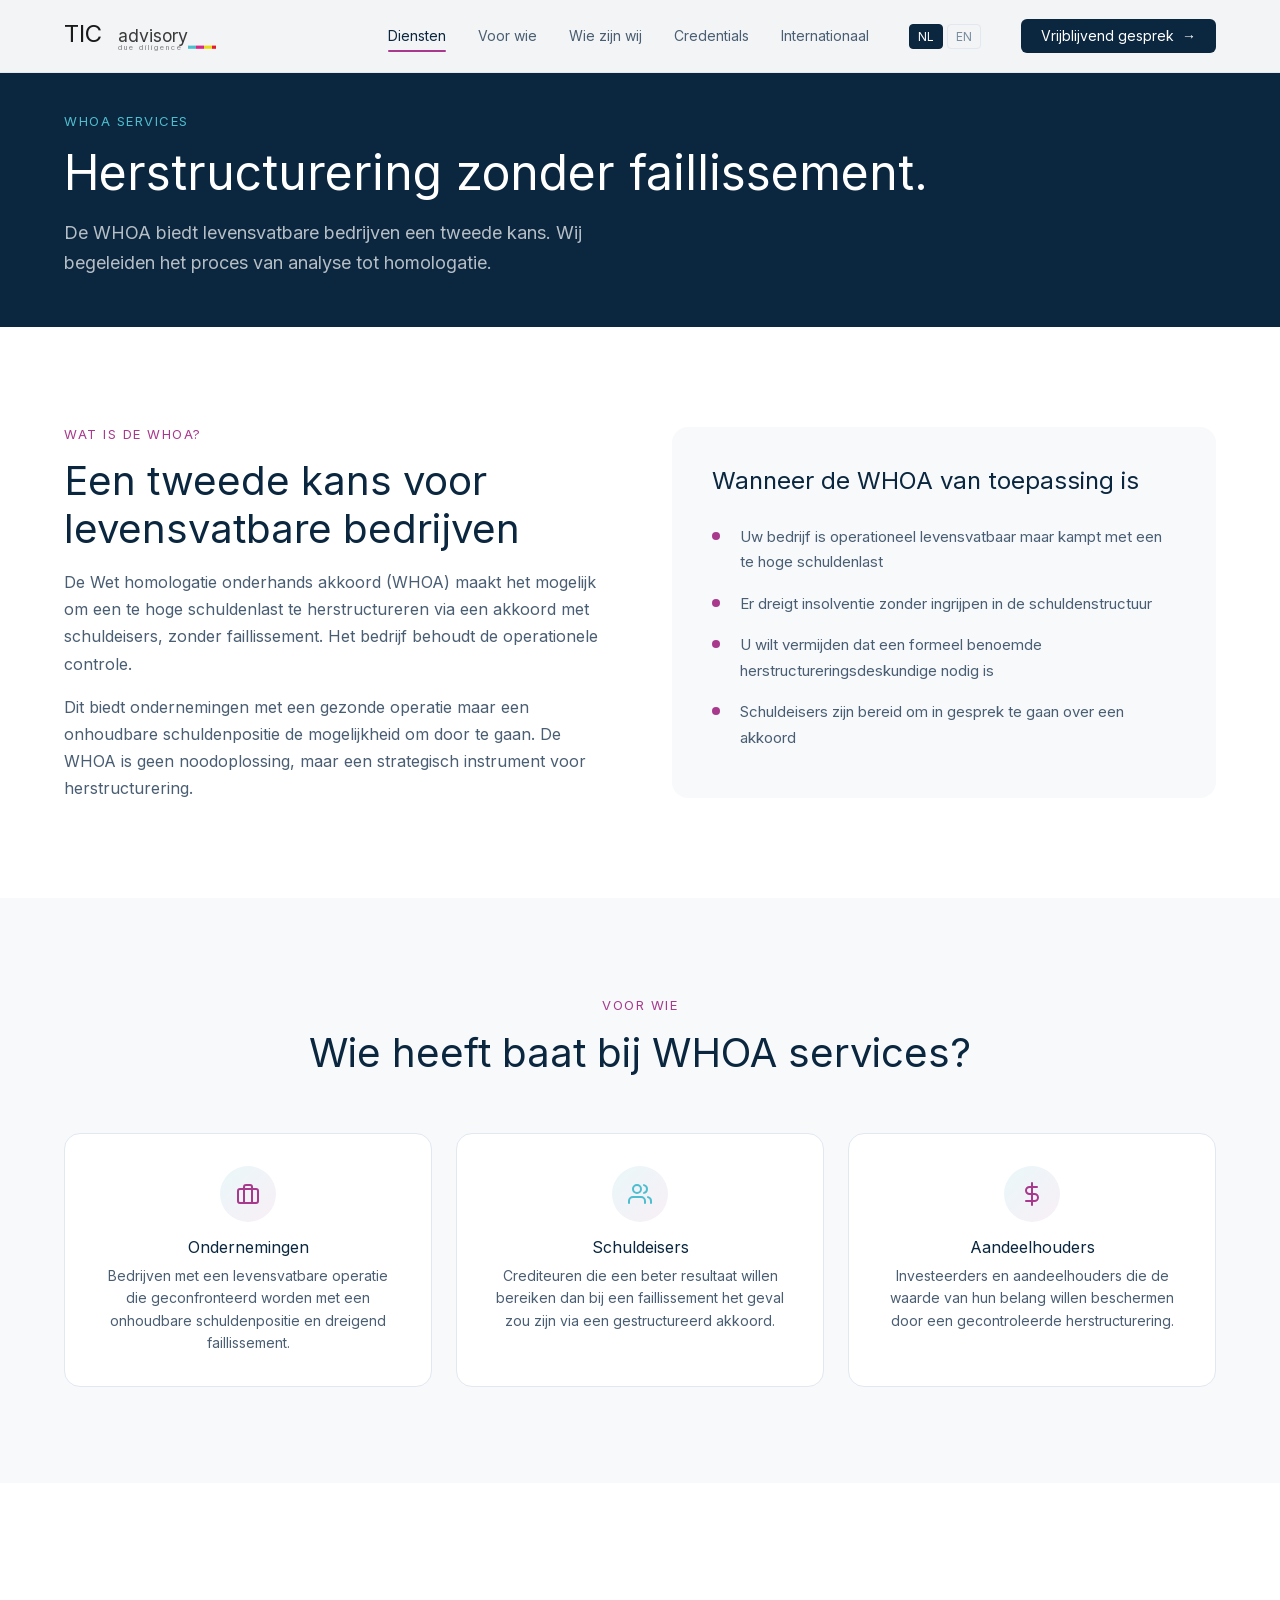
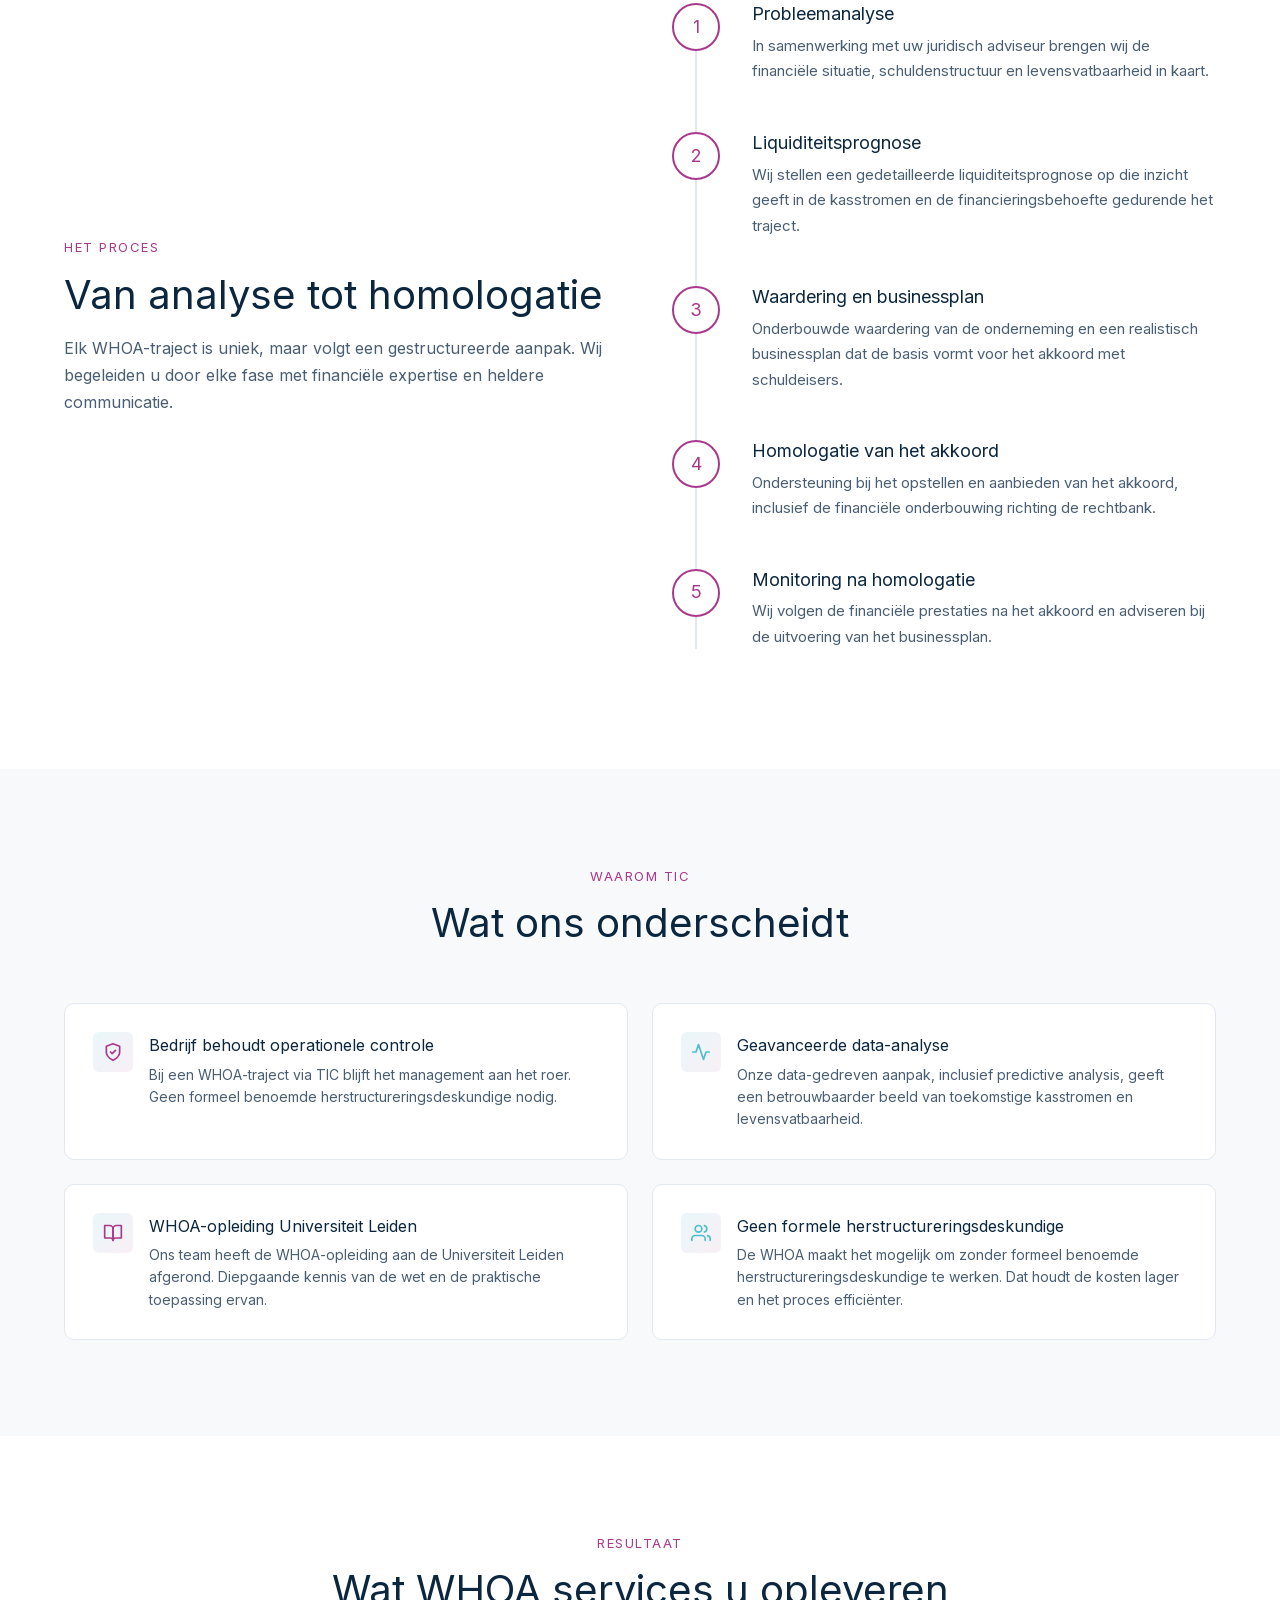
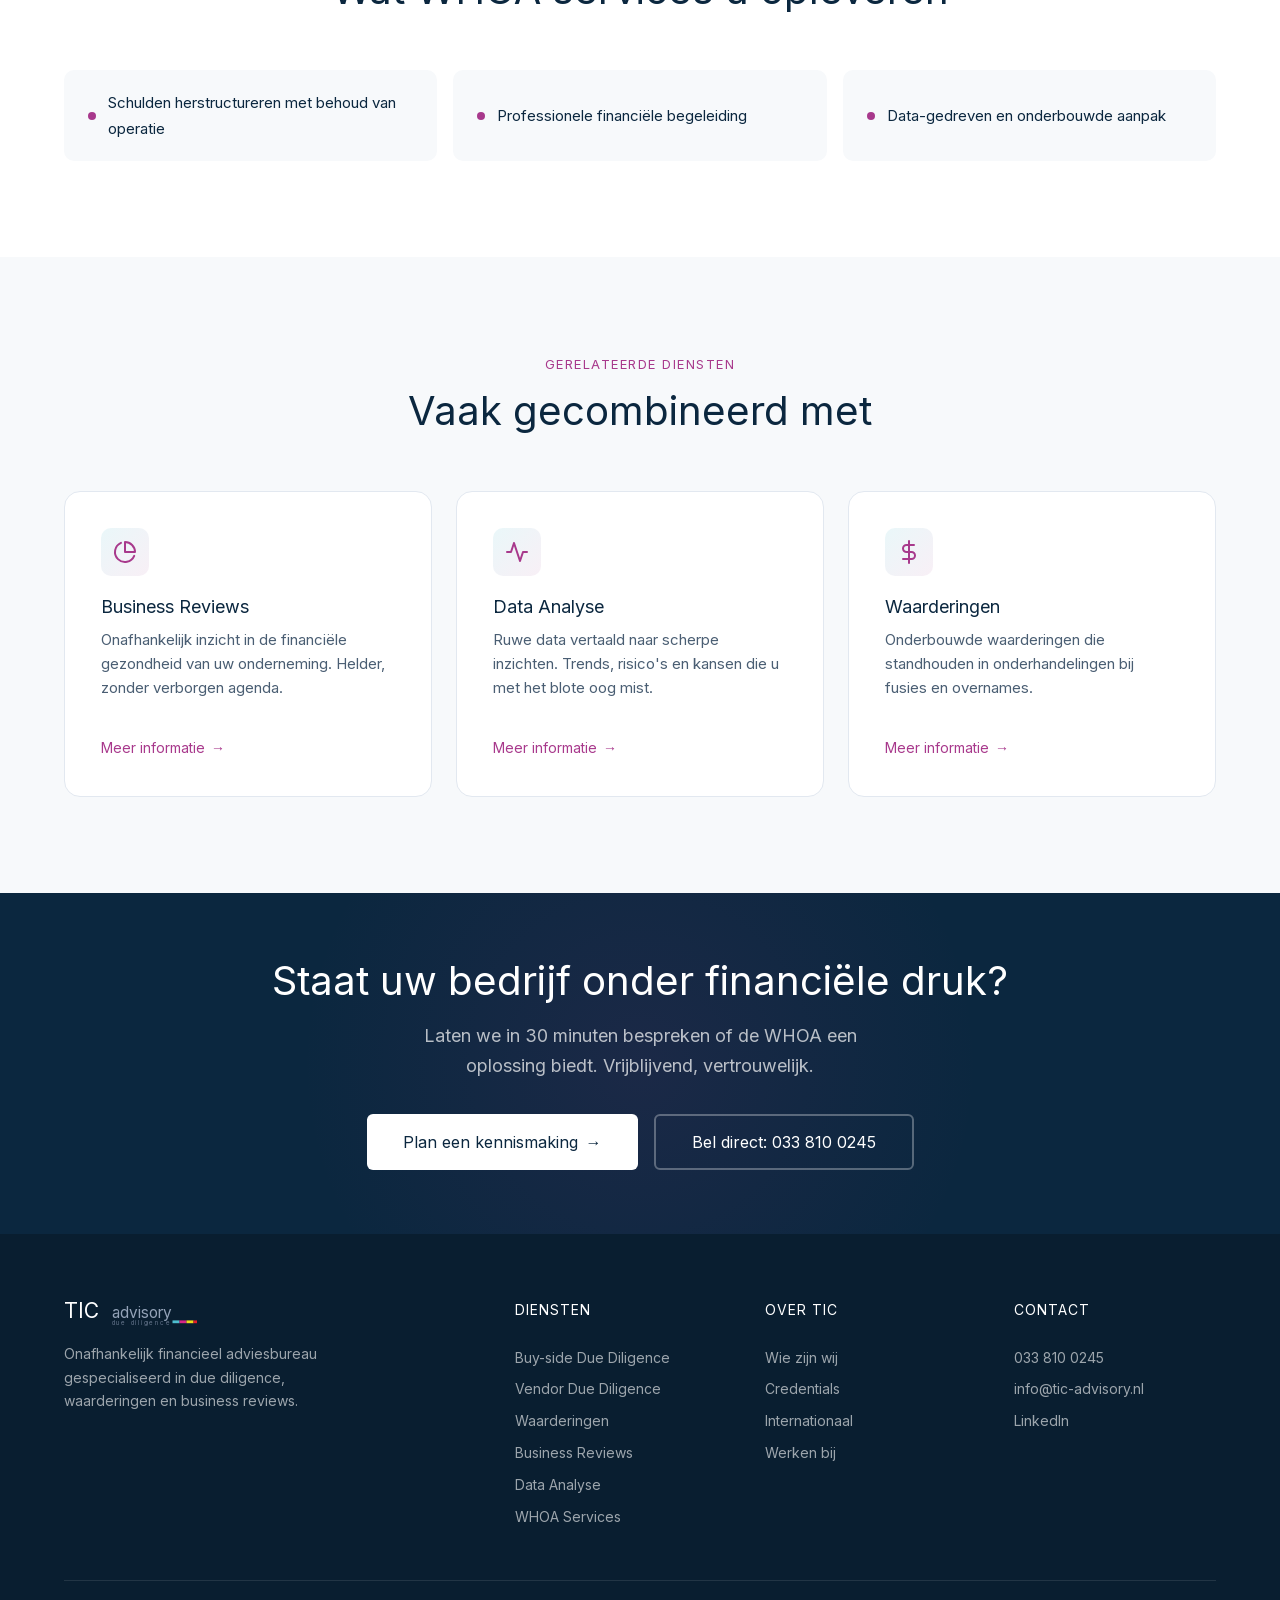
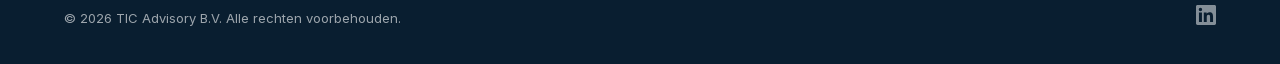
<file: diensten/whoa-services.html>
<!DOCTYPE html>
<html lang="nl">
<head>
  <meta charset="UTF-8">
  <meta name="viewport" content="width=device-width, initial-scale=1.0">
  <title>WHOA Services | TIC Advisory</title>
  <meta name="description" content="WHOA herstructurering zonder faillissement. TIC Advisory biedt probleemanalyse, liquiditeitsprognose en businessplanning voor bedrijven met overmatige schulden.">
  <meta name="robots" content="noindex, nofollow">
  <link rel="preload" href="../assets/fonts/inter-latin.woff2" as="font" type="font/woff2" crossorigin>
  <link rel="stylesheet" href="../assets/style.css">
  <link rel="icon" href="data:image/svg+xml,<svg xmlns='http://www.w3.org/2000/svg' viewBox='0 0 100 100'><rect width='100' height='100' rx='16' fill='%230b273f'/><text x='50' y='68' font-family='sans-serif' font-size='48' font-weight='bold' fill='%234ebecf' text-anchor='middle'>TIC</text></svg>">
  <style>
    .process-steps {
      display: grid;
      grid-template-columns: 1fr;
      gap: 0;
      position: relative;
      padding-left: 48px;
    }
    .process-steps::before {
      content: '';
      position: absolute;
      top: 24px;
      bottom: 24px;
      left: 23px;
      width: 2px;
      background: var(--border-light);
    }
    .process-step {
      position: relative;
      padding: 24px 0 24px 32px;
    }
    .process-step__number {
      position: absolute;
      left: -48px;
      top: 24px;
      width: 48px;
      height: 48px;
      border-radius: 50%;
      background: var(--bg-white);
      border: 2px solid var(--tic-purple);
      display: flex;
      align-items: center;
      justify-content: center;
      font-size: 18px;
      font-weight: 800;
      color: var(--tic-purple);
      z-index: 1;
    }
    .process-step__title {
      font-size: 18px;
      font-weight: 700;
      margin-bottom: 8px;
      color: var(--text-primary);
    }
    .process-step__desc {
      font-size: 15px;
      color: var(--text-secondary);
      line-height: 1.7;
    }
    .differentiators-grid {
      display: grid;
      grid-template-columns: repeat(2, 1fr);
      gap: 24px;
    }
    .differentiator-item {
      display: flex;
      align-items: flex-start;
      gap: 16px;
      padding: 28px;
      background: var(--bg-white);
      border: 1px solid var(--border-light);
      border-radius: var(--radius-md);
    }
    .differentiator-item__icon {
      width: 40px;
      height: 40px;
      border-radius: var(--radius-sm);
      background: linear-gradient(135deg, rgba(78, 190, 207, 0.12), rgba(168, 57, 140, 0.08));
      display: flex;
      align-items: center;
      justify-content: center;
      flex-shrink: 0;
    }
    .differentiator-item__title {
      font-size: 16px;
      font-weight: 700;
      margin-bottom: 4px;
      color: var(--text-primary);
    }
    .differentiator-item__desc {
      font-size: 14px;
      color: var(--text-secondary);
      line-height: 1.6;
    }
    .for-whom-grid {
      display: grid;
      grid-template-columns: repeat(3, 1fr);
      gap: 24px;
    }
    .for-whom-card {
      background: var(--bg-white);
      border: 1px solid var(--border-light);
      border-radius: var(--radius-lg);
      padding: 32px;
      text-align: center;
    }
    .for-whom-card__icon {
      width: 56px;
      height: 56px;
      border-radius: 50%;
      background: linear-gradient(135deg, rgba(78, 190, 207, 0.12), rgba(168, 57, 140, 0.08));
      display: flex;
      align-items: center;
      justify-content: center;
      margin: 0 auto 16px;
    }
    .for-whom-card__title {
      font-size: 16px;
      font-weight: 700;
      margin-bottom: 8px;
      color: var(--text-primary);
    }
    .for-whom-card__desc {
      font-size: 14px;
      color: var(--text-secondary);
      line-height: 1.6;
    }
    .benefits-list {
      display: grid;
      grid-template-columns: repeat(3, 1fr);
      gap: 16px;
    }
    .benefit-pill {
      display: flex;
      align-items: center;
      gap: 12px;
      padding: 20px 24px;
      background: var(--bg-light);
      border-radius: var(--radius-md);
      font-size: 15px;
      font-weight: 500;
      color: var(--text-primary);
    }
    .benefit-pill__dot {
      width: 8px;
      height: 8px;
      border-radius: 50%;
      background: var(--tic-purple);
      flex-shrink: 0;
    }
    @media (max-width: 1024px) {
      .content-split { grid-template-columns: 1fr; gap: 40px; }
      .content-split--reverse { direction: ltr; }
    }
    @media (max-width: 768px) {
      .differentiators-grid { grid-template-columns: 1fr; }
      .for-whom-grid { grid-template-columns: 1fr; }
      .benefits-list { grid-template-columns: 1fr; }
    }
  </style>
</head>
<body>

  <!-- ============ NAVIGATION ============ -->
  <nav class="nav" id="nav">
    <div class="nav__inner">
      <a href="../index.html" class="nav__logo">
        <svg class="nav__logo-icon" viewBox="0 0 200 40" xmlns="http://www.w3.org/2000/svg">
          <text x="0" y="28" font-family="Inter, sans-serif" font-size="30" font-weight="900" fill="#191a1a">TIC</text>
          <text x="68" y="28" font-family="Inter, sans-serif" font-size="22" font-weight="400" fill="#3a3a3a">advisory</text>
          <text x="68" y="38" font-family="Inter, sans-serif" font-size="9" font-weight="400" fill="#888" letter-spacing="2.5">due diligence</text>
          <rect x="155" y="32" width="10" height="4" fill="#4EBECF"/>
          <rect x="165" y="32" width="10" height="4" fill="#D82785"/>
          <rect x="175" y="32" width="10" height="4" fill="#ECDA1A"/>
          <rect x="185" y="32" width="5" height="4" fill="#E41C28"/>
        </svg>
      </a>
      <div class="nav__links">
        <a href="../diensten.html" class="nav__link nav__link--active">Diensten</a>
        <a href="../voor-wie.html" class="nav__link">Voor wie</a>
        <a href="../wie-zijn-wij.html" class="nav__link">Wie zijn wij</a>
        <a href="../credentials.html" class="nav__link">Credentials</a>
        <a href="../internationaal.html" class="nav__link">Internationaal</a>
        <div class="lang-toggle">
          <button class="lang-toggle__btn lang-toggle__btn--active" data-lang="nl">NL</button>
          <button class="lang-toggle__btn" data-lang="en">EN</button>
        </div>
        <a href="../contact.html" class="btn btn--primary btn--sm nav__cta">Vrijblijvend gesprek <span class="btn__arrow">&rarr;</span></a>
      </div>
      <div class="lang-toggle nav__mobile-lang">
        <button class="lang-toggle__btn lang-toggle__btn--active" data-lang="nl">NL</button>
        <button class="lang-toggle__btn" data-lang="en">EN</button>
      </div>
      <button class="nav__mobile-toggle" id="mobileToggle" aria-label="Menu openen">
        <svg width="24" height="24" viewBox="0 0 24 24" fill="none" stroke="currentColor" stroke-width="2" stroke-linecap="round"><line x1="3" y1="6" x2="21" y2="6"/><line x1="3" y1="12" x2="21" y2="12"/><line x1="3" y1="18" x2="21" y2="18"/></svg>
      </button>
    </div>
    <div class="nav__mobile" id="mobileMenu">
      <a href="../diensten.html" class="nav__mobile-link">Diensten</a>
      <a href="../voor-wie.html" class="nav__mobile-link">Voor wie</a>
      <a href="../wie-zijn-wij.html" class="nav__mobile-link">Wie zijn wij</a>
      <a href="../credentials.html" class="nav__mobile-link">Credentials</a>
      <a href="../internationaal.html" class="nav__mobile-link">Internationaal</a>
      <a href="../werken-bij.html" class="nav__mobile-link">Werken bij</a>
      <div class="lang-toggle" style="display:flex;gap:8px;padding:14px 0;border-bottom:1px solid #e2e8f0;">
        <button class="lang-toggle__btn lang-toggle__btn--active" data-lang="nl">NL</button>
        <button class="lang-toggle__btn" data-lang="en">EN</button>
      </div>
      <div class="nav__mobile-cta">
        <a href="../contact.html" class="btn btn--primary" style="width:100%;justify-content:center;">Vrijblijvend gesprek &rarr;</a>
      </div>
    </div>
  </nav>

  <!-- ============ PAGE HEADER ============ -->
  <section class="page-header">
    <div class="container">
      <div class="page-header__eyebrow">WHOA Services</div>
      <h1 class="page-header__title">Herstructurering zonder faillissement.</h1>
      <p class="page-header__subtitle">De WHOA biedt levensvatbare bedrijven een tweede kans. Wij begeleiden het proces van analyse tot homologatie.</p>
    </div>
  </section>

  <!-- ============ WHAT IS WHOA ============ -->
  <section class="section">
    <div class="container">
      <div class="content-split">
        <div class="content-block reveal">
          <div class="section__eyebrow">Wat is de WHOA?</div>
          <h2 class="section__title">Een tweede kans voor levensvatbare bedrijven</h2>
          <p>De Wet homologatie onderhands akkoord (WHOA) maakt het mogelijk om een te hoge schuldenlast te herstructureren via een akkoord met schuldeisers, zonder faillissement. Het bedrijf behoudt de operationele controle.</p>
          <p>Dit biedt ondernemingen met een gezonde operatie maar een onhoudbare schuldenpositie de mogelijkheid om door te gaan. De WHOA is geen noodoplossing, maar een strategisch instrument voor herstructurering.</p>
        </div>
        <div class="content-block reveal">
          <div style="background: var(--bg-light); border-radius: var(--radius-lg); padding: 40px;">
            <h3 style="margin-bottom: 20px;">Wanneer de WHOA van toepassing is</h3>
            <ul>
              <li>Uw bedrijf is operationeel levensvatbaar maar kampt met een te hoge schuldenlast</li>
              <li>Er dreigt insolventie zonder ingrijpen in de schuldenstructuur</li>
              <li>U wilt vermijden dat een formeel benoemde herstructureringsdeskundige nodig is</li>
              <li>Schuldeisers zijn bereid om in gesprek te gaan over een akkoord</li>
            </ul>
          </div>
        </div>
      </div>
    </div>
  </section>

  <!-- ============ FOR WHOM ============ -->
  <section class="section section--light">
    <div class="container">
      <div class="section__header section__header--center reveal">
        <div class="section__eyebrow">Voor wie</div>
        <h2 class="section__title">Wie heeft baat bij WHOA services?</h2>
      </div>
      <div class="for-whom-grid">
        <div class="for-whom-card reveal">
          <div class="for-whom-card__icon">
            <svg width="24" height="24" viewBox="0 0 24 24" fill="none" stroke="#a8398c" stroke-width="2" stroke-linecap="round" stroke-linejoin="round"><rect x="2" y="7" width="20" height="14" rx="2" ry="2"/><path d="M16 21V5a2 2 0 0 0-2-2h-4a2 2 0 0 0-2 2v16"/></svg>
          </div>
          <h3 class="for-whom-card__title">Ondernemingen</h3>
          <p class="for-whom-card__desc">Bedrijven met een levensvatbare operatie die geconfronteerd worden met een onhoudbare schuldenpositie en dreigend faillissement.</p>
        </div>
        <div class="for-whom-card reveal">
          <div class="for-whom-card__icon">
            <svg width="24" height="24" viewBox="0 0 24 24" fill="none" stroke="#4ebecf" stroke-width="2" stroke-linecap="round" stroke-linejoin="round"><path d="M17 21v-2a4 4 0 0 0-4-4H5a4 4 0 0 0-4 4v2"/><circle cx="9" cy="7" r="4"/><path d="M23 21v-2a4 4 0 0 0-3-3.87"/><path d="M16 3.13a4 4 0 0 1 0 7.75"/></svg>
          </div>
          <h3 class="for-whom-card__title">Schuldeisers</h3>
          <p class="for-whom-card__desc">Crediteuren die een beter resultaat willen bereiken dan bij een faillissement het geval zou zijn via een gestructureerd akkoord.</p>
        </div>
        <div class="for-whom-card reveal">
          <div class="for-whom-card__icon">
            <svg width="24" height="24" viewBox="0 0 24 24" fill="none" stroke="#a8398c" stroke-width="2" stroke-linecap="round" stroke-linejoin="round"><line x1="12" y1="1" x2="12" y2="23"/><path d="M17 5H9.5a3.5 3.5 0 0 0 0 7h5a3.5 3.5 0 0 1 0 7H6"/></svg>
          </div>
          <h3 class="for-whom-card__title">Aandeelhouders</h3>
          <p class="for-whom-card__desc">Investeerders en aandeelhouders die de waarde van hun belang willen beschermen door een gecontroleerde herstructurering.</p>
        </div>
      </div>
    </div>
  </section>

  <!-- ============ PROCESS ============ -->
  <section class="section">
    <div class="container">
      <div class="content-split">
        <div class="content-block reveal">
          <div class="section__eyebrow">Het proces</div>
          <h2 class="section__title">Van analyse tot homologatie</h2>
          <p>Elk WHOA-traject is uniek, maar volgt een gestructureerde aanpak. Wij begeleiden u door elke fase met financiële expertise en heldere communicatie.</p>
        </div>
        <div class="reveal">
          <div class="process-steps">
            <div class="process-step">
              <div class="process-step__number">1</div>
              <h3 class="process-step__title">Probleemanalyse</h3>
              <p class="process-step__desc">In samenwerking met uw juridisch adviseur brengen wij de financiële situatie, schuldenstructuur en levensvatbaarheid in kaart.</p>
            </div>
            <div class="process-step">
              <div class="process-step__number">2</div>
              <h3 class="process-step__title">Liquiditeitsprognose</h3>
              <p class="process-step__desc">Wij stellen een gedetailleerde liquiditeitsprognose op die inzicht geeft in de kasstromen en de financieringsbehoefte gedurende het traject.</p>
            </div>
            <div class="process-step">
              <div class="process-step__number">3</div>
              <h3 class="process-step__title">Waardering en businessplan</h3>
              <p class="process-step__desc">Onderbouwde waardering van de onderneming en een realistisch businessplan dat de basis vormt voor het akkoord met schuldeisers.</p>
            </div>
            <div class="process-step">
              <div class="process-step__number">4</div>
              <h3 class="process-step__title">Homologatie van het akkoord</h3>
              <p class="process-step__desc">Ondersteuning bij het opstellen en aanbieden van het akkoord, inclusief de financiële onderbouwing richting de rechtbank.</p>
            </div>
            <div class="process-step">
              <div class="process-step__number">5</div>
              <h3 class="process-step__title">Monitoring na homologatie</h3>
              <p class="process-step__desc">Wij volgen de financiële prestaties na het akkoord en adviseren bij de uitvoering van het businessplan.</p>
            </div>
          </div>
        </div>
      </div>
    </div>
  </section>

  <!-- ============ DIFFERENTIATORS ============ -->
  <section class="section section--light">
    <div class="container">
      <div class="section__header section__header--center reveal">
        <div class="section__eyebrow">Waarom TIC</div>
        <h2 class="section__title">Wat ons onderscheidt</h2>
      </div>
      <div class="differentiators-grid">
        <div class="differentiator-item reveal">
          <div class="differentiator-item__icon">
            <svg width="20" height="20" viewBox="0 0 24 24" fill="none" stroke="#a8398c" stroke-width="2" stroke-linecap="round" stroke-linejoin="round"><path d="M12 22s8-4 8-10V5l-8-3-8 3v7c0 6 8 10 8 10z"/><polyline points="9 12 11 14 15 10"/></svg>
          </div>
          <div>
            <div class="differentiator-item__title">Bedrijf behoudt operationele controle</div>
            <p class="differentiator-item__desc">Bij een WHOA-traject via TIC blijft het management aan het roer. Geen formeel benoemde herstructureringsdeskundige nodig.</p>
          </div>
        </div>
        <div class="differentiator-item reveal">
          <div class="differentiator-item__icon">
            <svg width="20" height="20" viewBox="0 0 24 24" fill="none" stroke="#4ebecf" stroke-width="2" stroke-linecap="round" stroke-linejoin="round"><polyline points="22 12 18 12 15 21 9 3 6 12 2 12"/></svg>
          </div>
          <div>
            <div class="differentiator-item__title">Geavanceerde data-analyse</div>
            <p class="differentiator-item__desc">Onze data-gedreven aanpak, inclusief predictive analysis, geeft een betrouwbaarder beeld van toekomstige kasstromen en levensvatbaarheid.</p>
          </div>
        </div>
        <div class="differentiator-item reveal">
          <div class="differentiator-item__icon">
            <svg width="20" height="20" viewBox="0 0 24 24" fill="none" stroke="#a8398c" stroke-width="2" stroke-linecap="round" stroke-linejoin="round"><path d="M2 3h6a4 4 0 0 1 4 4v14a3 3 0 0 0-3-3H2z"/><path d="M22 3h-6a4 4 0 0 0-4 4v14a3 3 0 0 1 3-3h7z"/></svg>
          </div>
          <div>
            <div class="differentiator-item__title">WHOA-opleiding Universiteit Leiden</div>
            <p class="differentiator-item__desc">Ons team heeft de WHOA-opleiding aan de Universiteit Leiden afgerond. Diepgaande kennis van de wet en de praktische toepassing ervan.</p>
          </div>
        </div>
        <div class="differentiator-item reveal">
          <div class="differentiator-item__icon">
            <svg width="20" height="20" viewBox="0 0 24 24" fill="none" stroke="#4ebecf" stroke-width="2" stroke-linecap="round" stroke-linejoin="round"><path d="M17 21v-2a4 4 0 0 0-4-4H5a4 4 0 0 0-4 4v2"/><circle cx="9" cy="7" r="4"/><path d="M23 21v-2a4 4 0 0 0-3-3.87"/><path d="M16 3.13a4 4 0 0 1 0 7.75"/></svg>
          </div>
          <div>
            <div class="differentiator-item__title">Geen formele herstructureringsdeskundige</div>
            <p class="differentiator-item__desc">De WHOA maakt het mogelijk om zonder formeel benoemde herstructureringsdeskundige te werken. Dat houdt de kosten lager en het proces efficiënter.</p>
          </div>
        </div>
      </div>
    </div>
  </section>

  <!-- ============ BENEFITS ============ -->
  <section class="section">
    <div class="container">
      <div class="section__header section__header--center reveal">
        <div class="section__eyebrow">Resultaat</div>
        <h2 class="section__title">Wat WHOA services u opleveren</h2>
      </div>
      <div class="benefits-list">
        <div class="benefit-pill reveal">
          <span class="benefit-pill__dot"></span>
          Schulden herstructureren met behoud van operatie
        </div>
        <div class="benefit-pill reveal">
          <span class="benefit-pill__dot"></span>
          Professionele financiële begeleiding
        </div>
        <div class="benefit-pill reveal">
          <span class="benefit-pill__dot"></span>
          Data-gedreven en onderbouwde aanpak
        </div>
      </div>
    </div>
  </section>

  <!-- ============ RELATED SERVICES ============ -->
  <section class="section section--light">
    <div class="container">
      <div class="section__header section__header--center reveal">
        <div class="section__eyebrow">Gerelateerde diensten</div>
        <h2 class="section__title">Vaak gecombineerd met</h2>
      </div>
      <div class="services-grid" style="grid-template-columns: repeat(3, 1fr);">
        <a href="business-reviews.html" class="service-card reveal">
          <div class="service-card__icon">
            <svg width="24" height="24" viewBox="0 0 24 24" fill="none" stroke="#a8398c" stroke-width="2" stroke-linecap="round" stroke-linejoin="round"><path d="M21.21 15.89A10 10 0 1 1 8 2.83"/><path d="M22 12A10 10 0 0 0 12 2v10z"/></svg>
          </div>
          <h3 class="service-card__title">Business Reviews</h3>
          <p class="service-card__desc">Onafhankelijk inzicht in de financiële gezondheid van uw onderneming. Helder, zonder verborgen agenda.</p>
          <span class="service-card__link">Meer informatie <span>&rarr;</span></span>
        </a>
        <a href="data-analyse.html" class="service-card reveal">
          <div class="service-card__icon">
            <svg width="24" height="24" viewBox="0 0 24 24" fill="none" stroke="#a8398c" stroke-width="2" stroke-linecap="round" stroke-linejoin="round"><polyline points="22 12 18 12 15 21 9 3 6 12 2 12"/></svg>
          </div>
          <h3 class="service-card__title">Data Analyse</h3>
          <p class="service-card__desc">Ruwe data vertaald naar scherpe inzichten. Trends, risico's en kansen die u met het blote oog mist.</p>
          <span class="service-card__link">Meer informatie <span>&rarr;</span></span>
        </a>
        <a href="waarderingen.html" class="service-card reveal">
          <div class="service-card__icon">
            <svg width="24" height="24" viewBox="0 0 24 24" fill="none" stroke="#a8398c" stroke-width="2" stroke-linecap="round" stroke-linejoin="round"><line x1="12" y1="1" x2="12" y2="23"/><path d="M17 5H9.5a3.5 3.5 0 0 0 0 7h5a3.5 3.5 0 0 1 0 7H6"/></svg>
          </div>
          <h3 class="service-card__title">Waarderingen</h3>
          <p class="service-card__desc">Onderbouwde waarderingen die standhouden in onderhandelingen bij fusies en overnames.</p>
          <span class="service-card__link">Meer informatie <span>&rarr;</span></span>
        </a>
      </div>
    </div>
  </section>

  <!-- ============ CTA BANNER ============ -->
  <section class="cta-banner">
    <div class="container cta-banner__inner">
      <h2 class="cta-banner__title">Staat uw bedrijf onder financiële druk?</h2>
      <p class="cta-banner__subtitle">Laten we in 30 minuten bespreken of de WHOA een oplossing biedt. Vrijblijvend, vertrouwelijk.</p>
      <div class="cta-banner__actions">
        <a href="../contact.html" class="btn btn--primary btn--lg">Plan een kennismaking <span class="btn__arrow">&rarr;</span></a>
        <a href="tel:0338100245" class="btn btn--ghost btn--lg">Bel direct: 033 810 0245</a>
      </div>
    </div>
  </section>

  <!-- ============ FOOTER ============ -->
  <footer class="footer">
    <div class="container">
      <div class="footer__grid">
        <div class="footer__brand">
          <a href="../index.html" class="footer__logo">
            <svg class="footer__logo-icon" viewBox="0 0 200 40" xmlns="http://www.w3.org/2000/svg">
              <text x="0" y="28" font-family="Inter, sans-serif" font-size="30" font-weight="900" fill="#ffffff">TIC</text>
              <text x="68" y="28" font-family="Inter, sans-serif" font-size="22" font-weight="400" fill="#94a3b8">advisory</text>
              <text x="68" y="38" font-family="Inter, sans-serif" font-size="9" font-weight="400" fill="#64748b" letter-spacing="2.5">due diligence</text>
              <rect x="155" y="32" width="10" height="4" fill="#4EBECF"/>
              <rect x="165" y="32" width="10" height="4" fill="#D82785"/>
              <rect x="175" y="32" width="10" height="4" fill="#ECDA1A"/>
              <rect x="185" y="32" width="5" height="4" fill="#E41C28"/>
            </svg>
          </a>
          <p class="footer__desc">Onafhankelijk financieel adviesbureau gespecialiseerd in due diligence, waarderingen en business reviews.</p>
        </div>
        <div>
          <div class="footer__heading">Diensten</div>
          <a href="buy-side-due-diligence.html" class="footer__link">Buy-side Due Diligence</a>
          <a href="vendor-due-diligence.html" class="footer__link">Vendor Due Diligence</a>
          <a href="waarderingen.html" class="footer__link">Waarderingen</a>
          <a href="business-reviews.html" class="footer__link">Business Reviews</a>
          <a href="data-analyse.html" class="footer__link">Data Analyse</a>
          <a href="whoa-services.html" class="footer__link">WHOA Services</a>
        </div>
        <div>
          <div class="footer__heading">Over TIC</div>
          <a href="../wie-zijn-wij.html" class="footer__link">Wie zijn wij</a>
          <a href="../credentials.html" class="footer__link">Credentials</a>
          <a href="../internationaal.html" class="footer__link">Internationaal</a>
          <a href="../werken-bij.html" class="footer__link">Werken bij</a>
        </div>
        <div>
          <div class="footer__heading">Contact</div>
          <a href="tel:0338100245" class="footer__link">033 810 0245</a>
          <a href="mailto:info@tic-advisory.nl" class="footer__link">info@tic-advisory.nl</a>
          <a href="https://www.linkedin.com/company/tic-advisory/" target="_blank" rel="noopener" class="footer__link">LinkedIn</a>
        </div>
      </div>
      <div class="footer__bottom">
        <span>&copy; 2026 TIC Advisory B.V. Alle rechten voorbehouden.</span>
        <div class="footer__social">
          <a href="https://www.linkedin.com/company/tic-advisory/" target="_blank" rel="noopener" aria-label="LinkedIn">
            <svg width="20" height="20" viewBox="0 0 24 24" fill="currentColor"><path d="M20.447 20.452h-3.554v-5.569c0-1.328-.027-3.037-1.852-3.037-1.853 0-2.136 1.445-2.136 2.939v5.667H9.351V9h3.414v1.561h.046c.477-.9 1.637-1.85 3.37-1.85 3.601 0 4.267 2.37 4.267 5.455v6.286zM5.337 7.433a2.062 2.062 0 0 1-2.063-2.065 2.064 2.064 0 1 1 2.063 2.065zm1.782 13.019H3.555V9h3.564v11.452zM22.225 0H1.771C.792 0 0 .774 0 1.729v20.542C0 23.227.792 24 1.771 24h20.451C23.2 24 24 23.227 24 22.271V1.729C24 .774 23.2 0 22.222 0h.003z"/></svg>
          </a>
        </div>
      </div>
    </div>
  </footer>

  <!-- ============ STICKY MOBILE CTA ============ -->
  <div class="sticky-cta" id="stickyCta">
    <div class="sticky-cta__inner">
      <a href="tel:0338100245" class="btn btn--secondary btn--sm sticky-cta__btn">Bel ons</a>
      <a href="../contact.html" class="btn btn--primary btn--sm sticky-cta__btn">Vrijblijvend gesprek</a>
    </div>
  </div>

  <!-- ============ SCRIPTS ============ -->
  <script>
    // Mobile menu toggle
    var toggle = document.getElementById('mobileToggle');
    var menu = document.getElementById('mobileMenu');
    toggle.addEventListener('click', function() {
      menu.classList.toggle('active');
      var isOpen = menu.classList.contains('active');
      toggle.setAttribute('aria-label', isOpen ? 'Menu sluiten' : 'Menu openen');
      toggle.innerHTML = isOpen
        ? '<svg width="24" height="24" viewBox="0 0 24 24" fill="none" stroke="currentColor" stroke-width="2" stroke-linecap="round"><line x1="18" y1="6" x2="6" y2="18"/><line x1="6" y1="6" x2="18" y2="18"/></svg>'
        : '<svg width="24" height="24" viewBox="0 0 24 24" fill="none" stroke="currentColor" stroke-width="2" stroke-linecap="round"><line x1="3" y1="6" x2="21" y2="6"/><line x1="3" y1="12" x2="21" y2="12"/><line x1="3" y1="18" x2="21" y2="18"/></svg>';
    });

    // Nav shadow on scroll
    var nav = document.getElementById('nav');
    window.addEventListener('scroll', function() {
      nav.classList.toggle('nav--scrolled', window.scrollY > 10);
    }, { passive: true });

    // Reveal animations (with polyfill for older mobile browsers)
    var ric = window.requestIdleCallback || function(cb) { setTimeout(cb, 1); };
    ric(function() {
      var observer = new IntersectionObserver(function(entries) {
        entries.forEach(function(entry) {
          if (entry.isIntersecting) {
            entry.target.classList.add('visible');
            observer.unobserve(entry.target);
          }
        });
      }, { threshold: 0.1, rootMargin: '0px 0px -40px 0px' });

      document.querySelectorAll('.reveal').forEach(function(el) { observer.observe(el); });
    });
  </script>

</body>
</html>
</file>
<file: assets/style.css>
/* TIC Advisory — Rebuild v1.0 */
/* Design system: clean, professional, CRO-optimized */

/* ============================================
   FONTS
   ============================================ */
@font-face {
  font-family: 'Inter';
  src: url('fonts/inter-latin.woff2') format('woff2');
  font-weight: 100 900;
  font-style: normal;
  font-display: swap;
  unicode-range: U+0000-00FF, U+0131, U+0152-0153, U+02BB-02BC, U+02C6, U+02DA, U+02DC, U+0304, U+0308, U+0329, U+2000-206F, U+20AC, U+2122, U+2191, U+2193, U+2212, U+2215, U+FEFF, U+FFFD;
}

@font-face {
  font-family: 'Inter';
  src: url('fonts/inter-latin-ext.woff2') format('woff2');
  font-weight: 100 900;
  font-style: normal;
  font-display: swap;
  unicode-range: U+0100-02BA, U+02BD-02C5, U+02C7-02CC, U+02CE-02D7, U+02DD-02FF, U+0304, U+0308, U+0329, U+1D00-1DBF, U+1E00-1E9F, U+1EF2-1EFF, U+2020, U+20A0-20AB, U+20AD-20C0, U+2113, U+2C60-2C7F, U+A720-A7FF;
}

/* ============================================
   CUSTOM PROPERTIES
   ============================================ */
:root {
  /* Brand colors */
  --tic-purple: #a8398c;
  --tic-blue: #4ebecf;
  --tic-dark: #0b273f;
  --tic-dark-light: #132f4a;
  --tic-gradient: linear-gradient(135deg, #4ebecf 0%, #a8398c 50%, #f5a623 100%);

  /* Functional colors */
  --text-primary: #0b273f;
  --text-secondary: #4a5e73;
  --text-muted: #7a8ea0;
  --bg-white: #ffffff;
  --bg-light: #f7f9fb;
  --bg-dark: #0b273f;
  --bg-dark-alt: #091e30;
  --border-light: #e2e8f0;
  --border-medium: #cbd5e1;

  /* Accent */
  --accent: #4ebecf;
  --accent-hover: #3ba8b8;
  --cta-primary: #0b273f;
  --cta-primary-hover: #132f4a;

  /* Spacing */
  --section-padding: 96px 0;
  --section-padding-sm: 64px 0;
  --container-max: 1200px;
  --container-padding: 0 24px;

  /* Typography */
  --font-body: 'Inter', -apple-system, BlinkMacSystemFont, 'Segoe UI', sans-serif;
  --font-display: 'Inter', -apple-system, BlinkMacSystemFont, 'Segoe UI', sans-serif;

  /* Shadows */
  --shadow-sm: 0 1px 3px rgba(11, 39, 63, 0.06);
  --shadow-md: 0 4px 16px rgba(11, 39, 63, 0.08);
  --shadow-lg: 0 8px 32px rgba(11, 39, 63, 0.12);
  --shadow-xl: 0 16px 48px rgba(11, 39, 63, 0.16);

  /* Radius */
  --radius-sm: 6px;
  --radius-md: 10px;
  --radius-lg: 16px;
  --radius-xl: 24px;

  /* Transitions */
  --transition-fast: 150ms ease;
  --transition-base: 250ms ease;
  --transition-slow: 400ms ease;
}

/* ============================================
   RESET & BASE
   ============================================ */
*, *::before, *::after {
  box-sizing: border-box;
  margin: 0;
  padding: 0;
}

html {
  scroll-behavior: smooth;
  -webkit-text-size-adjust: 100%;
}

body {
  font-family: var(--font-body);
  font-size: 16px;
  line-height: 1.7;
  color: var(--text-primary);
  background: var(--bg-white);
  -webkit-font-smoothing: antialiased;
  -moz-osx-font-smoothing: grayscale;
}

img {
  max-width: 100%;
  height: auto;
  display: block;
}

a {
  color: var(--accent);
  text-decoration: none;
  transition: color var(--transition-fast);
}

a:hover {
  color: var(--accent-hover);
}

ul, ol {
  list-style: none;
}

/* ============================================
   LAYOUT
   ============================================ */
.container {
  max-width: var(--container-max);
  margin: 0 auto;
  padding: var(--container-padding);
}

.section {
  padding: var(--section-padding);
}

.section--light {
  background: var(--bg-light);
}

.section--dark {
  background: var(--bg-dark);
  color: #fff;
}

.section--dark .section__subtitle {
  color: rgba(255, 255, 255, 0.7);
}

.section__eyebrow {
  font-size: 13px;
  font-weight: 600;
  letter-spacing: 1.5px;
  text-transform: uppercase;
  color: var(--tic-purple);
  margin-bottom: 12px;
}

.section--dark .section__eyebrow {
  color: var(--tic-blue);
}

.section__title {
  font-family: var(--font-display);
  font-size: clamp(28px, 4vw, 40px);
  font-weight: 700;
  line-height: 1.2;
  color: var(--text-primary);
  margin-bottom: 16px;
}

.section--dark .section__title {
  color: #fff;
}

.section__subtitle {
  font-size: 18px;
  line-height: 1.6;
  color: var(--text-secondary);
  max-width: 640px;
}

.section__header {
  margin-bottom: 56px;
}

.section__header--center {
  text-align: center;
}

.section__header--center .section__subtitle {
  margin: 0 auto;
}

/* ============================================
   TYPOGRAPHY
   ============================================ */
h1, h2, h3, h4, h5, h6 {
  font-family: var(--font-display);
  font-weight: 700;
  line-height: 1.2;
}

h1 { font-size: clamp(36px, 5vw, 56px); }
h2 { font-size: clamp(28px, 4vw, 40px); }
h3 { font-size: clamp(20px, 2.5vw, 24px); }
h4 { font-size: 18px; }

p {
  margin-bottom: 16px;
}

p:last-child {
  margin-bottom: 0;
}

/* ============================================
   BUTTONS
   ============================================ */
.btn {
  display: inline-flex;
  align-items: center;
  gap: 8px;
  font-family: var(--font-body);
  font-size: 15px;
  font-weight: 600;
  padding: 14px 28px;
  border-radius: var(--radius-sm);
  border: none;
  cursor: pointer;
  transition: all var(--transition-base);
  text-decoration: none;
  line-height: 1;
  white-space: nowrap;
}

.btn--primary {
  background: var(--cta-primary);
  color: #fff;
}

.btn--primary:hover {
  background: var(--cta-primary-hover);
  color: #fff;
  transform: translateY(-1px);
  box-shadow: var(--shadow-md);
}

.btn--secondary {
  background: transparent;
  color: var(--text-primary);
  border: 2px solid var(--border-medium);
}

.btn--secondary:hover {
  border-color: var(--tic-purple);
  color: var(--tic-purple);
}

.btn--white {
  background: #fff;
  color: var(--tic-dark);
}

.btn--white:hover {
  background: rgba(255, 255, 255, 0.9);
  color: var(--tic-dark);
  transform: translateY(-1px);
}

.btn--ghost {
  background: transparent;
  color: #fff;
  border: 2px solid rgba(255, 255, 255, 0.3);
}

.btn--ghost:hover {
  border-color: #fff;
  background: rgba(255, 255, 255, 0.1);
  color: #fff;
}

.btn--sm {
  padding: 10px 20px;
  font-size: 14px;
}

.btn--lg {
  padding: 18px 36px;
  font-size: 16px;
}

.btn__arrow {
  transition: transform var(--transition-fast);
}

.btn:hover .btn__arrow {
  transform: translateX(3px);
}

/* ============================================
   NAVIGATION
   ============================================ */
.nav {
  position: fixed;
  top: 0;
  left: 0;
  right: 0;
  z-index: 1000;
  background: rgba(255, 255, 255, 0.95);
  backdrop-filter: blur(12px);
  -webkit-backdrop-filter: blur(12px);
  border-bottom: 1px solid var(--border-light);
  transition: box-shadow var(--transition-base);
}

.nav--scrolled {
  box-shadow: var(--shadow-sm);
}

.nav__inner {
  display: flex;
  align-items: center;
  justify-content: space-between;
  max-width: var(--container-max);
  margin: 0 auto;
  padding: 0 24px;
  height: 72px;
}

.nav__logo {
  display: flex;
  align-items: center;
  text-decoration: none;
}

.nav__logo:hover {
  opacity: 0.9;
}

.nav__logo-icon {
  height: 32px;
  width: auto;
}

.nav__links {
  display: flex;
  align-items: center;
  gap: 32px;
}

.nav__link {
  font-size: 14px;
  font-weight: 500;
  color: var(--text-secondary);
  text-decoration: none;
  transition: color var(--transition-fast);
  position: relative;
}

.nav__link:hover,
.nav__link--active {
  color: var(--text-primary);
}

.nav__link--active::after {
  content: '';
  position: absolute;
  bottom: -4px;
  left: 0;
  right: 0;
  height: 2px;
  background: var(--tic-purple);
  border-radius: 1px;
}

.nav__cta {
  margin-left: 8px;
}

/* Language toggle */
.lang-toggle {
  display: flex;
  align-items: center;
  gap: 4px;
  margin-left: 8px;
}

.lang-toggle__btn {
  font-family: var(--font-body);
  font-size: 12px;
  font-weight: 600;
  padding: 4px 8px;
  border: 1px solid var(--border-light);
  border-radius: 4px;
  background: transparent;
  color: var(--text-muted);
  cursor: pointer;
  transition: all var(--transition-fast);
}

.lang-toggle__btn:hover {
  color: var(--text-primary);
  border-color: var(--border-medium);
}

.lang-toggle__btn--active {
  background: var(--tic-dark);
  color: #fff;
  border-color: var(--tic-dark);
}

.lang-toggle__btn--active:hover {
  color: #fff;
}

.nav__mobile-toggle {
  display: none;
  background: none;
  border: none;
  cursor: pointer;
  padding: 8px;
  color: var(--text-primary);
  -webkit-tap-highlight-color: transparent;
}

/* Mobile header lang toggle (hidden on desktop) */
.nav__mobile-lang {
  display: none;
}

/* Mobile nav */
.nav__mobile {
  display: none;
  position: fixed;
  top: 72px;
  left: 0;
  right: 0;
  bottom: 0;
  background: #fff;
  padding: 24px;
  flex-direction: column;
  gap: 8px;
  overflow-y: auto;
  z-index: 999;
}

.nav__mobile.active {
  display: flex;
}

.nav__mobile-link {
  display: block;
  padding: 14px 0;
  font-size: 16px;
  font-weight: 500;
  color: var(--text-primary);
  border-bottom: 1px solid var(--border-light);
  text-decoration: none;
}

.nav__mobile-cta {
  margin-top: 16px;
  text-align: center;
}

/* ============================================
   HERO
   ============================================ */
.hero {
  padding: 120px 0 72px;
  background: var(--bg-dark);
  color: #fff;
  position: relative;
  overflow: hidden;
}

/* Hero-specific CTA: white on dark bg */
.hero .btn--primary {
  background: #fff;
  color: var(--tic-dark);
}

.hero .btn--primary:hover {
  background: rgba(255, 255, 255, 0.9);
  color: var(--tic-dark);
}

.hero::before {
  content: '';
  position: absolute;
  top: -200px;
  right: -200px;
  width: 600px;
  height: 600px;
  background: radial-gradient(circle, rgba(78, 190, 207, 0.12) 0%, transparent 70%);
  pointer-events: none;
}

.hero::after {
  content: '';
  position: absolute;
  bottom: -150px;
  left: -100px;
  width: 400px;
  height: 400px;
  background: radial-gradient(circle, rgba(168, 57, 140, 0.08) 0%, transparent 70%);
  pointer-events: none;
}

.hero__inner {
  max-width: var(--container-max);
  margin: 0 auto;
  padding: var(--container-padding);
  position: relative;
  z-index: 1;
}

.hero__inner--split {
  display: grid;
  grid-template-columns: 1fr 1fr;
  gap: 48px;
  align-items: center;
}

.hero__image {
  position: relative;
}

.hero__image img {
  width: 100%;
  height: auto;
  border-radius: var(--radius-lg);
  box-shadow: var(--shadow-xl);
}

.hero__content {
  max-width: 700px;
}

.hero__eyebrow {
  display: inline-flex;
  align-items: center;
  gap: 8px;
  font-size: 13px;
  font-weight: 600;
  letter-spacing: 1.5px;
  text-transform: uppercase;
  color: var(--tic-blue);
  margin-bottom: 24px;
}

.hero__eyebrow::before {
  content: '';
  width: 24px;
  height: 2px;
  background: var(--tic-blue);
}

.hero__title {
  font-size: clamp(40px, 5.5vw, 60px);
  font-weight: 800;
  line-height: 1.1;
  margin-bottom: 24px;
  letter-spacing: -0.5px;
}

.hero__title span {
  background: var(--tic-gradient);
  -webkit-background-clip: text;
  -webkit-text-fill-color: transparent;
  background-clip: text;
}

.hero__subtitle {
  font-size: clamp(17px, 2vw, 20px);
  line-height: 1.6;
  color: rgba(255, 255, 255, 0.75);
  margin-bottom: 40px;
  max-width: 560px;
}

.hero__actions {
  display: flex;
  gap: 16px;
  flex-wrap: wrap;
}

.hero__trust {
  margin-top: 64px;
  display: flex;
  align-items: center;
  gap: 32px;
}

.hero__trust-item {
  display: flex;
  flex-direction: column;
}

.hero__trust-number {
  font-size: 32px;
  font-weight: 800;
  color: #fff;
  line-height: 1;
}

.hero__trust-label {
  font-size: 13px;
  color: rgba(255, 255, 255, 0.6);
  margin-top: 4px;
}

.hero__trust-divider {
  width: 1px;
  height: 40px;
  background: rgba(255, 255, 255, 0.15);
}

/* ============================================
   TRUST BAR
   ============================================ */
.trust-bar {
  padding: 40px 0;
  background: var(--bg-white);
  border-bottom: 1px solid var(--border-light);
}

.trust-bar__inner {
  display: flex;
  align-items: center;
  justify-content: center;
  gap: 48px;
  flex-wrap: wrap;
}

.trust-bar__label {
  font-size: 13px;
  font-weight: 500;
  color: var(--text-muted);
  text-transform: uppercase;
  letter-spacing: 1px;
}

.trust-bar__logos {
  display: flex;
  align-items: center;
  gap: 40px;
  flex-wrap: wrap;
}

.trust-bar__logo {
  font-size: 14px;
  font-weight: 600;
  color: var(--text-muted);
  opacity: 0.5;
  transition: opacity var(--transition-base);
}

.trust-bar__logo:hover {
  opacity: 0.8;
}

/* ============================================
   SERVICES GRID
   ============================================ */
.services-grid {
  display: grid;
  grid-template-columns: repeat(3, 1fr);
  gap: 24px;
}

.service-card {
  background: var(--bg-white);
  border: 1px solid var(--border-light);
  border-radius: var(--radius-lg);
  padding: 36px;
  transition: all var(--transition-base);
  text-decoration: none;
  color: inherit;
  display: flex;
  flex-direction: column;
}

.service-card:hover {
  border-color: var(--tic-purple);
  box-shadow: var(--shadow-lg);
  transform: translateY(-4px);
  color: inherit;
}

.service-card__icon {
  width: 48px;
  height: 48px;
  border-radius: var(--radius-md);
  background: linear-gradient(135deg, rgba(78, 190, 207, 0.12), rgba(168, 57, 140, 0.08));
  display: flex;
  align-items: center;
  justify-content: center;
  margin-bottom: 20px;
  font-size: 22px;
}

.service-card__title {
  font-size: 18px;
  font-weight: 700;
  margin-bottom: 10px;
  color: var(--text-primary);
}

.service-card__desc {
  font-size: 15px;
  color: var(--text-secondary);
  line-height: 1.6;
  flex: 1;
}

.service-card__link {
  display: inline-flex;
  align-items: center;
  gap: 6px;
  font-size: 14px;
  font-weight: 600;
  color: var(--tic-purple);
  margin-top: 20px;
  transition: gap var(--transition-fast);
}

.service-card:hover .service-card__link {
  gap: 10px;
}

/* ============================================
   STATS / DE 5 VAN TIC
   ============================================ */
.stats {
  padding: 80px 0;
  background: var(--bg-dark);
}

.stats__grid {
  display: grid;
  grid-template-columns: repeat(4, 1fr);
  gap: 32px;
  text-align: center;
}

.stat {
  padding: 24px;
}

.stat__number {
  font-size: clamp(36px, 5vw, 52px);
  font-weight: 800;
  color: #fff;
  line-height: 1;
  margin-bottom: 8px;
}

.stat__number span {
  background: var(--tic-gradient);
  -webkit-background-clip: text;
  -webkit-text-fill-color: transparent;
  background-clip: text;
}

.stat__label {
  font-size: 14px;
  color: rgba(255, 255, 255, 0.6);
  font-weight: 500;
}

/* ============================================
   WHY TIC / USP
   ============================================ */
.usp-grid {
  display: grid;
  grid-template-columns: repeat(3, 1fr);
  gap: 32px;
}

.usp-card {
  padding: 32px;
  border-radius: var(--radius-lg);
  background: var(--bg-white);
  border: 1px solid var(--border-light);
}

.usp-card__icon {
  font-size: 28px;
  margin-bottom: 16px;
}

.usp-card__title {
  font-size: 18px;
  font-weight: 700;
  margin-bottom: 10px;
}

.usp-card__desc {
  font-size: 15px;
  color: var(--text-secondary);
  line-height: 1.6;
}

/* ============================================
   TESTIMONIALS
   ============================================ */
.testimonials-grid {
  display: grid;
  grid-template-columns: repeat(2, 1fr);
  gap: 32px;
}

.testimonial {
  background: var(--bg-white);
  border: 1px solid var(--border-light);
  border-radius: var(--radius-lg);
  padding: 36px;
  position: relative;
}

.testimonial__quote {
  font-size: 16px;
  line-height: 1.7;
  color: var(--text-primary);
  margin-bottom: 24px;
  font-style: italic;
}

.testimonial__quote::before {
  content: '\201C';
  font-size: 48px;
  color: var(--tic-blue);
  line-height: 0;
  position: relative;
  top: 16px;
  margin-right: 4px;
  font-style: normal;
}

.testimonial__author {
  display: flex;
  align-items: center;
  gap: 12px;
}

.testimonial__avatar {
  width: 44px;
  height: 44px;
  border-radius: 50%;
  background: linear-gradient(135deg, var(--tic-blue), var(--tic-purple));
  display: flex;
  align-items: center;
  justify-content: center;
  color: #fff;
  font-weight: 700;
  font-size: 15px;
}

.testimonial__name {
  font-weight: 600;
  font-size: 15px;
}

.testimonial__role {
  font-size: 13px;
  color: var(--text-muted);
}

/* ============================================
   TEAM
   ============================================ */
.team-grid {
  display: grid;
  grid-template-columns: repeat(5, 1fr);
  gap: 24px;
}

.team-card {
  text-align: center;
}

.team-card__photo {
  width: 100%;
  aspect-ratio: 1;
  border-radius: var(--radius-lg);
  background: linear-gradient(135deg, var(--bg-light), #e2e8f0);
  display: flex;
  align-items: center;
  justify-content: center;
  margin-bottom: 16px;
  overflow: hidden;
  position: relative;
}

.team-card__initials {
  font-size: 28px;
  font-weight: 700;
  color: var(--text-muted);
}

.team-card__name {
  font-size: 15px;
  font-weight: 700;
  margin-bottom: 2px;
}

.team-card__role {
  font-size: 13px;
  color: var(--text-muted);
}

.team-card__links {
  margin-top: 8px;
  display: flex;
  justify-content: center;
  gap: 12px;
}

.team-card__link {
  font-size: 13px;
  color: var(--tic-purple);
  font-weight: 500;
}

/* ============================================
   CTA BANNER
   ============================================ */
.cta-banner {
  padding: 64px 0;
  background: var(--bg-dark);
  text-align: center;
  position: relative;
  overflow: hidden;
}

/* CTA banner: white primary button on dark */
.cta-banner .btn--primary {
  background: #fff;
  color: var(--tic-dark);
}

.cta-banner .btn--primary:hover {
  background: rgba(255, 255, 255, 0.9);
  color: var(--tic-dark);
}

.cta-banner::before {
  content: '';
  position: absolute;
  top: 50%;
  left: 50%;
  transform: translate(-50%, -50%);
  width: 800px;
  height: 800px;
  background: radial-gradient(circle, rgba(168, 57, 140, 0.1) 0%, transparent 60%);
  pointer-events: none;
}

.cta-banner__inner {
  position: relative;
  z-index: 1;
}

.cta-banner__title {
  font-size: clamp(28px, 4vw, 40px);
  font-weight: 800;
  color: #fff;
  margin-bottom: 16px;
}

.cta-banner__subtitle {
  font-size: 18px;
  color: rgba(255, 255, 255, 0.7);
  margin-bottom: 32px;
  max-width: 500px;
  margin-left: auto;
  margin-right: auto;
}

.cta-banner__actions {
  display: flex;
  justify-content: center;
  gap: 16px;
  flex-wrap: wrap;
}

/* ============================================
   LOCATIONS
   ============================================ */
.locations-grid {
  display: grid;
  grid-template-columns: repeat(3, 1fr);
  gap: 24px;
}

.location-card {
  background: var(--bg-white);
  border: 1px solid var(--border-light);
  border-radius: var(--radius-lg);
  padding: 32px;
  text-align: center;
}

.location-card__name {
  font-size: 18px;
  font-weight: 700;
  margin-bottom: 4px;
}

.location-card__building {
  font-size: 13px;
  color: var(--text-muted);
  margin-bottom: 16px;
}

.location-card__address {
  font-size: 14px;
  color: var(--text-secondary);
  margin-bottom: 12px;
}

.location-card__phone {
  font-size: 15px;
  font-weight: 600;
  color: var(--tic-purple);
}

.location-card__phone a {
  color: var(--tic-purple);
  text-decoration: none;
}

.location-card__phone a:hover {
  text-decoration: underline;
}

/* ============================================
   FOOTER
   ============================================ */
.footer {
  background: var(--bg-dark-alt);
  color: rgba(255, 255, 255, 0.6);
  padding: 64px 0 32px;
}

.footer__grid {
  display: grid;
  grid-template-columns: 2fr 1fr 1fr 1fr;
  gap: 48px;
  margin-bottom: 48px;
}

.footer__brand {
  max-width: 280px;
}

.footer__logo {
  display: flex;
  align-items: center;
  color: #fff;
  margin-bottom: 16px;
  text-decoration: none;
}

.footer__logo-icon {
  height: 28px;
  width: auto;
}

.footer__desc {
  font-size: 14px;
  line-height: 1.7;
}

.footer__heading {
  font-size: 14px;
  font-weight: 600;
  color: #fff;
  text-transform: uppercase;
  letter-spacing: 1px;
  margin-bottom: 20px;
}

.footer__link {
  display: block;
  font-size: 14px;
  color: rgba(255, 255, 255, 0.6);
  padding: 4px 0;
  text-decoration: none;
  transition: color var(--transition-fast);
}

.footer__link:hover {
  color: #fff;
}

.footer__bottom {
  border-top: 1px solid rgba(255, 255, 255, 0.1);
  padding-top: 24px;
  display: flex;
  justify-content: space-between;
  align-items: center;
  font-size: 13px;
}

.footer__social {
  display: flex;
  gap: 16px;
}

.footer__social a {
  color: rgba(255, 255, 255, 0.5);
  transition: color var(--transition-fast);
}

.footer__social a:hover {
  color: #fff;
}

/* ============================================
   PAGE HEADER (subpages)
   ============================================ */
.page-header {
  padding: 110px 0 48px;
  background: var(--bg-dark);
  color: #fff;
}

.page-header__eyebrow {
  font-size: 13px;
  font-weight: 600;
  letter-spacing: 1.5px;
  text-transform: uppercase;
  color: var(--tic-blue);
  margin-bottom: 12px;
}

.page-header__title {
  font-size: clamp(32px, 5vw, 48px);
  font-weight: 800;
  margin-bottom: 16px;
}

.page-header__subtitle {
  font-size: 18px;
  color: rgba(255, 255, 255, 0.7);
  max-width: 600px;
}

/* ============================================
   CONTENT SECTIONS
   ============================================ */
.content-split {
  display: grid;
  grid-template-columns: 1fr 1fr;
  gap: 64px;
  align-items: center;
}

.content-split--reverse {
  direction: rtl;
}

.content-split--reverse > * {
  direction: ltr;
}

.content-block h3 {
  margin-bottom: 16px;
}

.content-block p {
  color: var(--text-secondary);
  line-height: 1.7;
}

.content-block ul {
  margin-top: 16px;
}

.content-block ul li {
  padding: 8px 0 8px 28px;
  position: relative;
  color: var(--text-secondary);
  font-size: 15px;
}

.content-block ul li::before {
  content: '';
  position: absolute;
  left: 0;
  top: 16px;
  width: 8px;
  height: 8px;
  border-radius: 50%;
  background: var(--tic-purple);
}

/* ============================================
   CONTACT FORM
   ============================================ */
.form-group {
  margin-bottom: 20px;
}

.form-label {
  display: block;
  font-size: 14px;
  font-weight: 600;
  margin-bottom: 6px;
  color: var(--text-primary);
}

.form-input,
.form-select,
.form-textarea {
  width: 100%;
  padding: 12px 16px;
  font-family: var(--font-body);
  font-size: 15px;
  border: 1px solid var(--border-medium);
  border-radius: var(--radius-sm);
  transition: border-color var(--transition-fast);
  background: var(--bg-white);
  color: var(--text-primary);
}

.form-input:focus,
.form-select:focus,
.form-textarea:focus {
  outline: none;
  border-color: var(--tic-purple);
  box-shadow: 0 0 0 3px rgba(168, 57, 140, 0.1);
}

.form-textarea {
  resize: vertical;
  min-height: 120px;
}

.form-hint {
  font-size: 13px;
  color: var(--text-muted);
  margin-top: 4px;
}

/* ============================================
   CREDENTIALS
   ============================================ */
.credentials-grid {
  display: grid;
  grid-template-columns: repeat(3, 1fr);
  gap: 20px;
}

.credential-card {
  background: var(--bg-white);
  border: 1px solid var(--border-light);
  border-radius: var(--radius-md);
  padding: 24px;
  transition: border-color var(--transition-base);
}

.credential-card:hover {
  border-color: var(--tic-blue);
}

.credential-card__type {
  font-size: 12px;
  font-weight: 600;
  text-transform: uppercase;
  letter-spacing: 1px;
  color: var(--tic-purple);
  margin-bottom: 8px;
}

.credential-card__title {
  font-size: 16px;
  font-weight: 700;
  margin-bottom: 4px;
}

.credential-card__desc {
  font-size: 14px;
  color: var(--text-secondary);
}

/* ============================================
   STICKY CTA (mobile)
   ============================================ */
.sticky-cta {
  display: none;
  position: fixed;
  bottom: 0;
  left: 0;
  right: 0;
  z-index: 900;
  background: var(--bg-dark);
  border-top: none;
  box-shadow: 0 -8px 32px rgba(11, 39, 63, 0.25);
  padding: 14px 16px;
  padding-bottom: calc(14px + env(safe-area-inset-bottom, 0px));
}

.sticky-cta__inner {
  display: flex;
  gap: 10px;
  max-width: 480px;
  margin: 0 auto;
}

.sticky-cta__btn {
  flex: 1;
  text-align: center;
  padding: 14px 16px;
  font-size: 15px;
  font-weight: 700;
  border-radius: var(--radius-sm);
  letter-spacing: 0.2px;
}

.sticky-cta__btn.btn--secondary {
  background: transparent;
  color: #fff;
  border: 1.5px solid rgba(255, 255, 255, 0.35);
}

.sticky-cta__btn.btn--secondary:hover {
  border-color: #fff;
  background: rgba(255, 255, 255, 0.1);
  color: #fff;
}

.sticky-cta__btn.btn--primary {
  background: var(--tic-blue);
  color: var(--tic-dark);
  border: none;
  box-shadow: 0 2px 8px rgba(78, 190, 207, 0.3);
}

.sticky-cta__btn.btn--primary:hover {
  background: #5ccede;
  color: var(--tic-dark);
}

/* ============================================
   RESPONSIVE
   ============================================ */
@media (max-width: 1024px) {
  .services-grid {
    grid-template-columns: repeat(2, 1fr);
  }

  .team-grid {
    grid-template-columns: repeat(3, 1fr);
  }

  .footer__grid {
    grid-template-columns: 1fr 1fr;
    gap: 32px;
  }

  .content-split {
    grid-template-columns: 1fr;
    gap: 40px;
  }

  .content-split--reverse {
    direction: ltr;
  }

  .credentials-grid {
    grid-template-columns: repeat(2, 1fr);
  }
}

@media (max-width: 768px) {
  .section {
    padding: var(--section-padding-sm);
  }

  /* Remove backdrop-filter on mobile: it creates a CSS containing block
     that traps position:fixed children (mobile menu) inside the nav */
  .nav {
    backdrop-filter: none;
    -webkit-backdrop-filter: none;
    background: #fff;
  }

  .nav__links {
    display: none;
  }

  .nav__mobile-toggle {
    display: flex;
    align-items: center;
    justify-content: center;
  }

  .nav__mobile-lang {
    display: flex !important;
    align-items: center;
    gap: 4px;
  }

  .hero {
    padding: 96px 0 48px;
  }

  .hero__inner--split {
    grid-template-columns: 1fr;
    gap: 32px;
  }

  .hero__image {
    order: -1;
  }

  .hero__image img {
    max-height: 200px;
    object-fit: cover;
    width: 100%;
    border-radius: var(--radius-md);
  }

  .page-header {
    padding: 88px 0 36px;
  }

  .hero__trust {
    gap: 16px 24px;
    flex-wrap: wrap;
  }

  .hero__trust-divider {
    display: none;
  }

  .hero__trust-item {
    flex: 0 0 calc(50% - 12px);
  }

  .services-grid {
    grid-template-columns: 1fr;
  }

  .service-card {
    padding: 24px;
  }

  .stats__grid {
    grid-template-columns: repeat(2, 1fr);
    gap: 24px;
  }

  .usp-grid {
    grid-template-columns: 1fr;
  }

  .testimonials-grid {
    grid-template-columns: 1fr;
  }

  .team-grid {
    grid-template-columns: repeat(2, 1fr);
  }

  .locations-grid {
    grid-template-columns: 1fr;
  }

  .footer__grid {
    grid-template-columns: 1fr;
    gap: 32px;
  }

  .footer__bottom {
    flex-direction: column;
    gap: 12px;
    text-align: center;
  }

  .sticky-cta {
    display: block;
  }

  body {
    padding-bottom: 72px;
  }

  h1 { font-size: clamp(28px, 7vw, 40px); }
  h2 { font-size: clamp(22px, 5.5vw, 32px); }

  .hero__title {
    font-size: clamp(28px, 7vw, 44px);
  }

  .usp-card,
  .testimonial,
  .audience-card,
  .location-card {
    padding: 24px;
  }

  .credentials-grid {
    grid-template-columns: 1fr;
  }

  .cta-banner__actions {
    flex-direction: column;
    align-items: center;
  }
}

@media (max-width: 480px) {
  .hero__actions {
    flex-direction: column;
  }

  .hero__actions .btn {
    width: 100%;
    justify-content: center;
  }

  .stats__grid {
    grid-template-columns: 1fr 1fr;
    gap: 16px;
  }

  .team-grid {
    grid-template-columns: 1fr 1fr;
    gap: 16px;
  }
}

/* ============================================
   ANIMATIONS
   ============================================ */
.reveal {
  opacity: 0;
  transform: translateY(24px);
  transition: opacity 0.6s ease, transform 0.6s ease;
}

.reveal.visible {
  opacity: 1;
  transform: translateY(0);
}

/* Fallback: if JS fails, show content after 1.5s */
@keyframes revealFallback {
  to { opacity: 1; transform: translateY(0); }
}

.reveal {
  animation: revealFallback 0s 1.5s forwards;
}

.reveal.visible {
  animation: none;
}

/* ============================================
   FOR-WHO CARDS (doelgroep pagina)
   ============================================ */
.audience-grid {
  display: grid;
  grid-template-columns: repeat(3, 1fr);
  gap: 32px;
}

.audience-card {
  background: var(--bg-white);
  border: 1px solid var(--border-light);
  border-radius: var(--radius-lg);
  padding: 40px;
  text-align: center;
  transition: all var(--transition-base);
}

.audience-card:hover {
  border-color: var(--tic-purple);
  box-shadow: var(--shadow-lg);
  transform: translateY(-4px);
}

.audience-card__icon {
  font-size: 40px;
  margin-bottom: 20px;
}

.audience-card__title {
  font-size: 20px;
  font-weight: 700;
  margin-bottom: 12px;
}

.audience-card__desc {
  font-size: 15px;
  color: var(--text-secondary);
  line-height: 1.6;
  margin-bottom: 20px;
}

@media (max-width: 768px) {
  .audience-grid {
    grid-template-columns: 1fr;
  }
}
</file>
